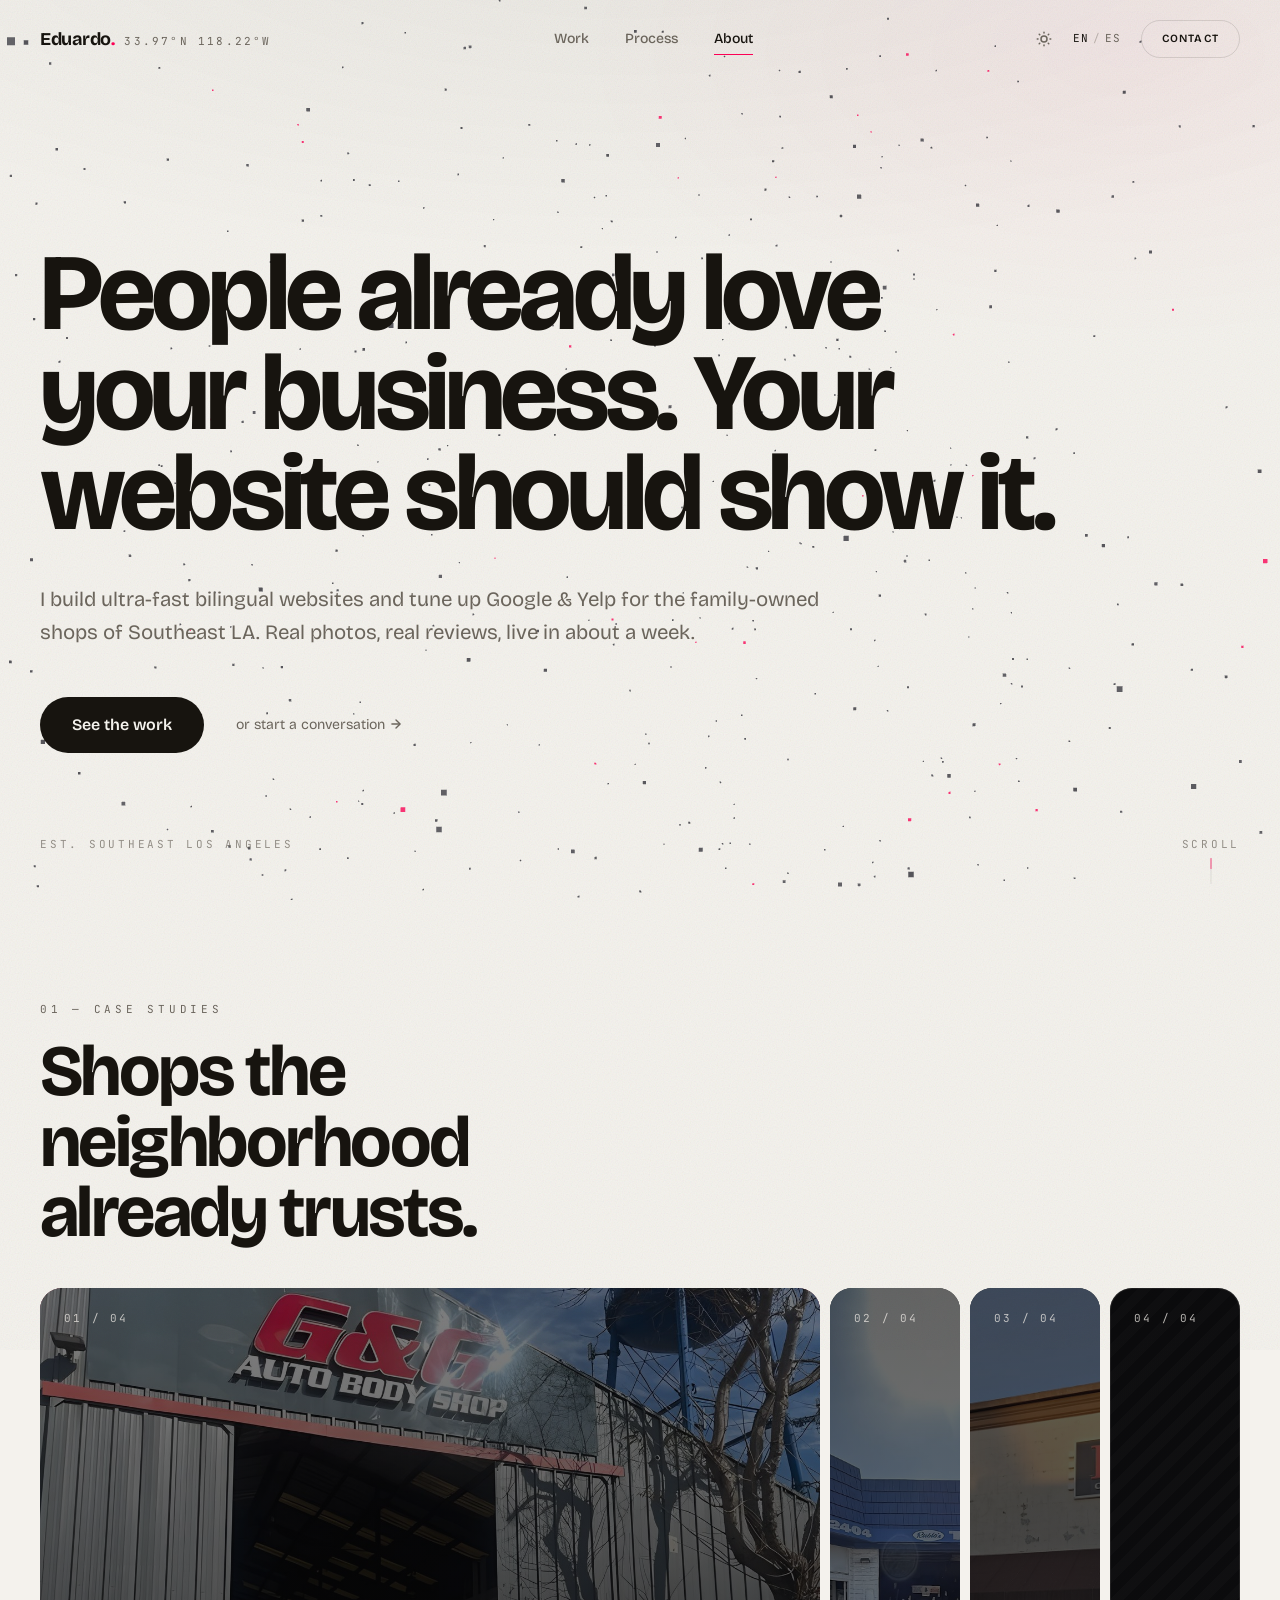
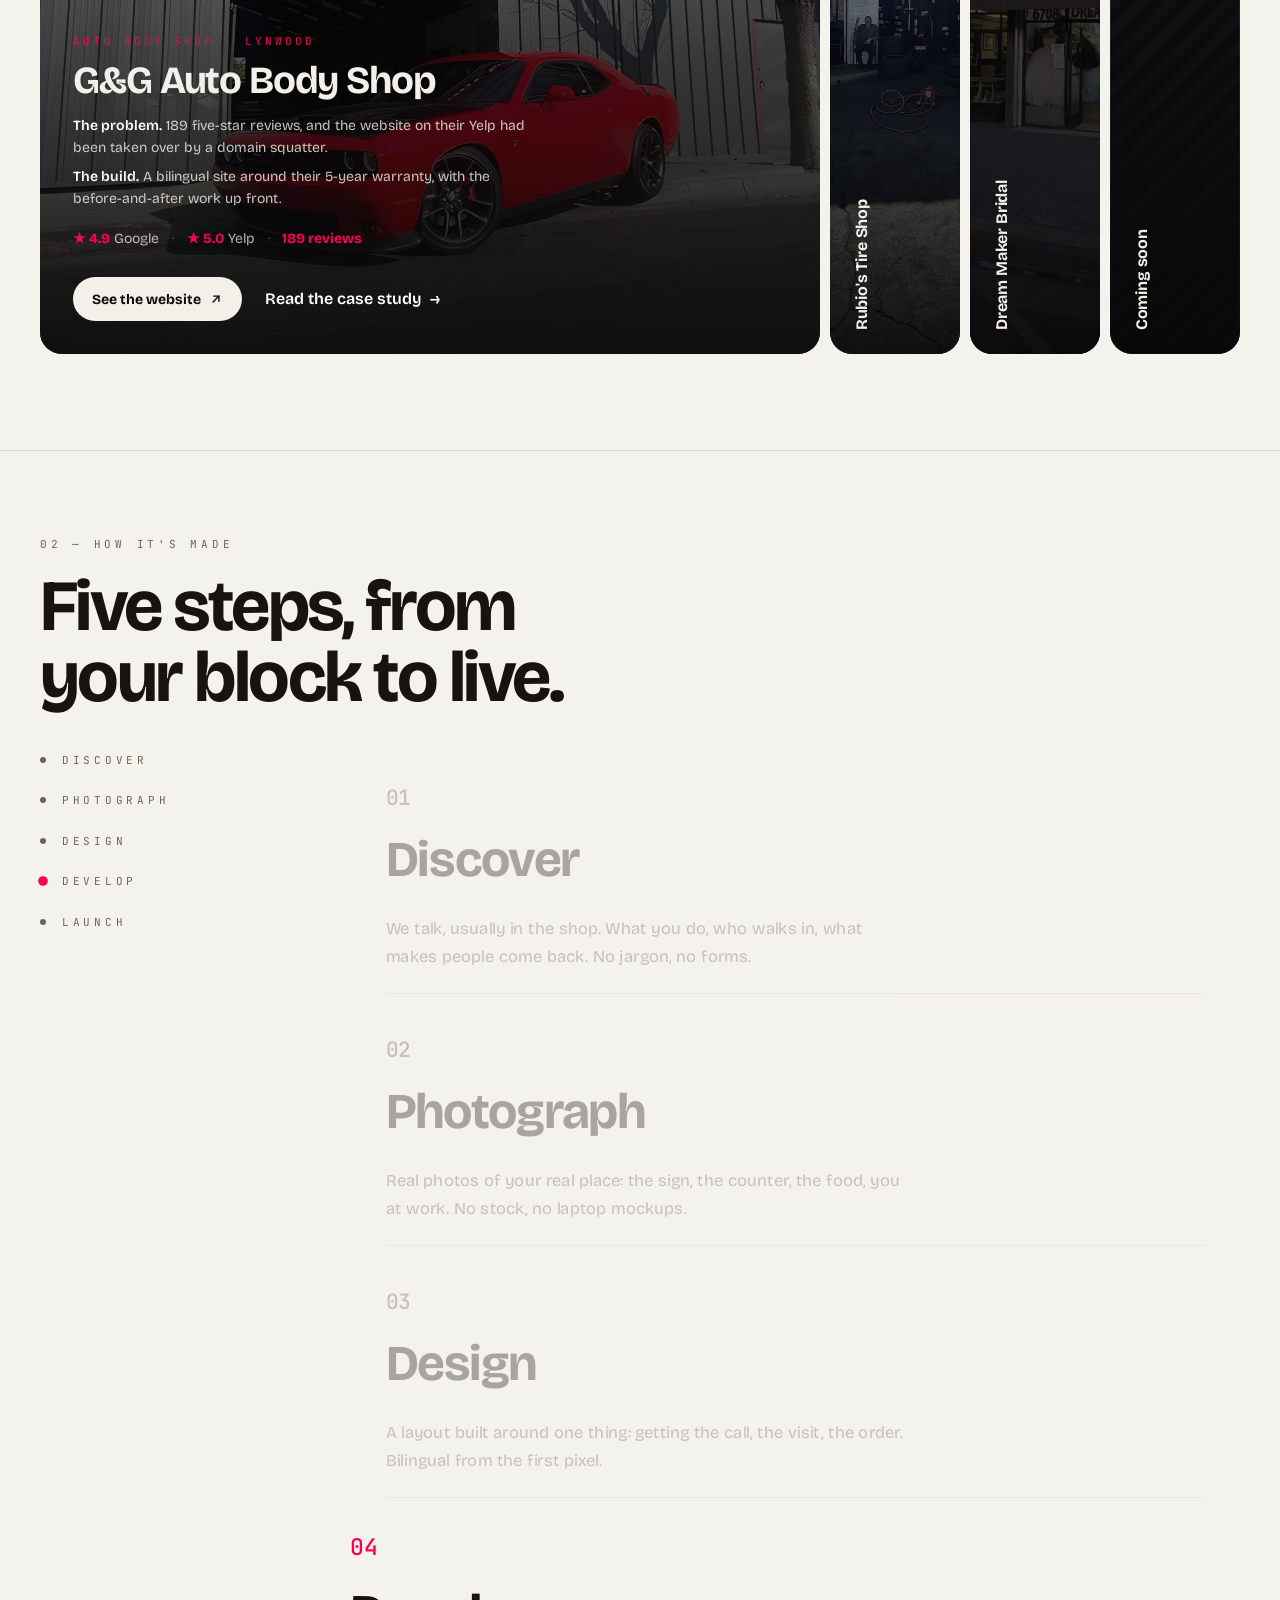
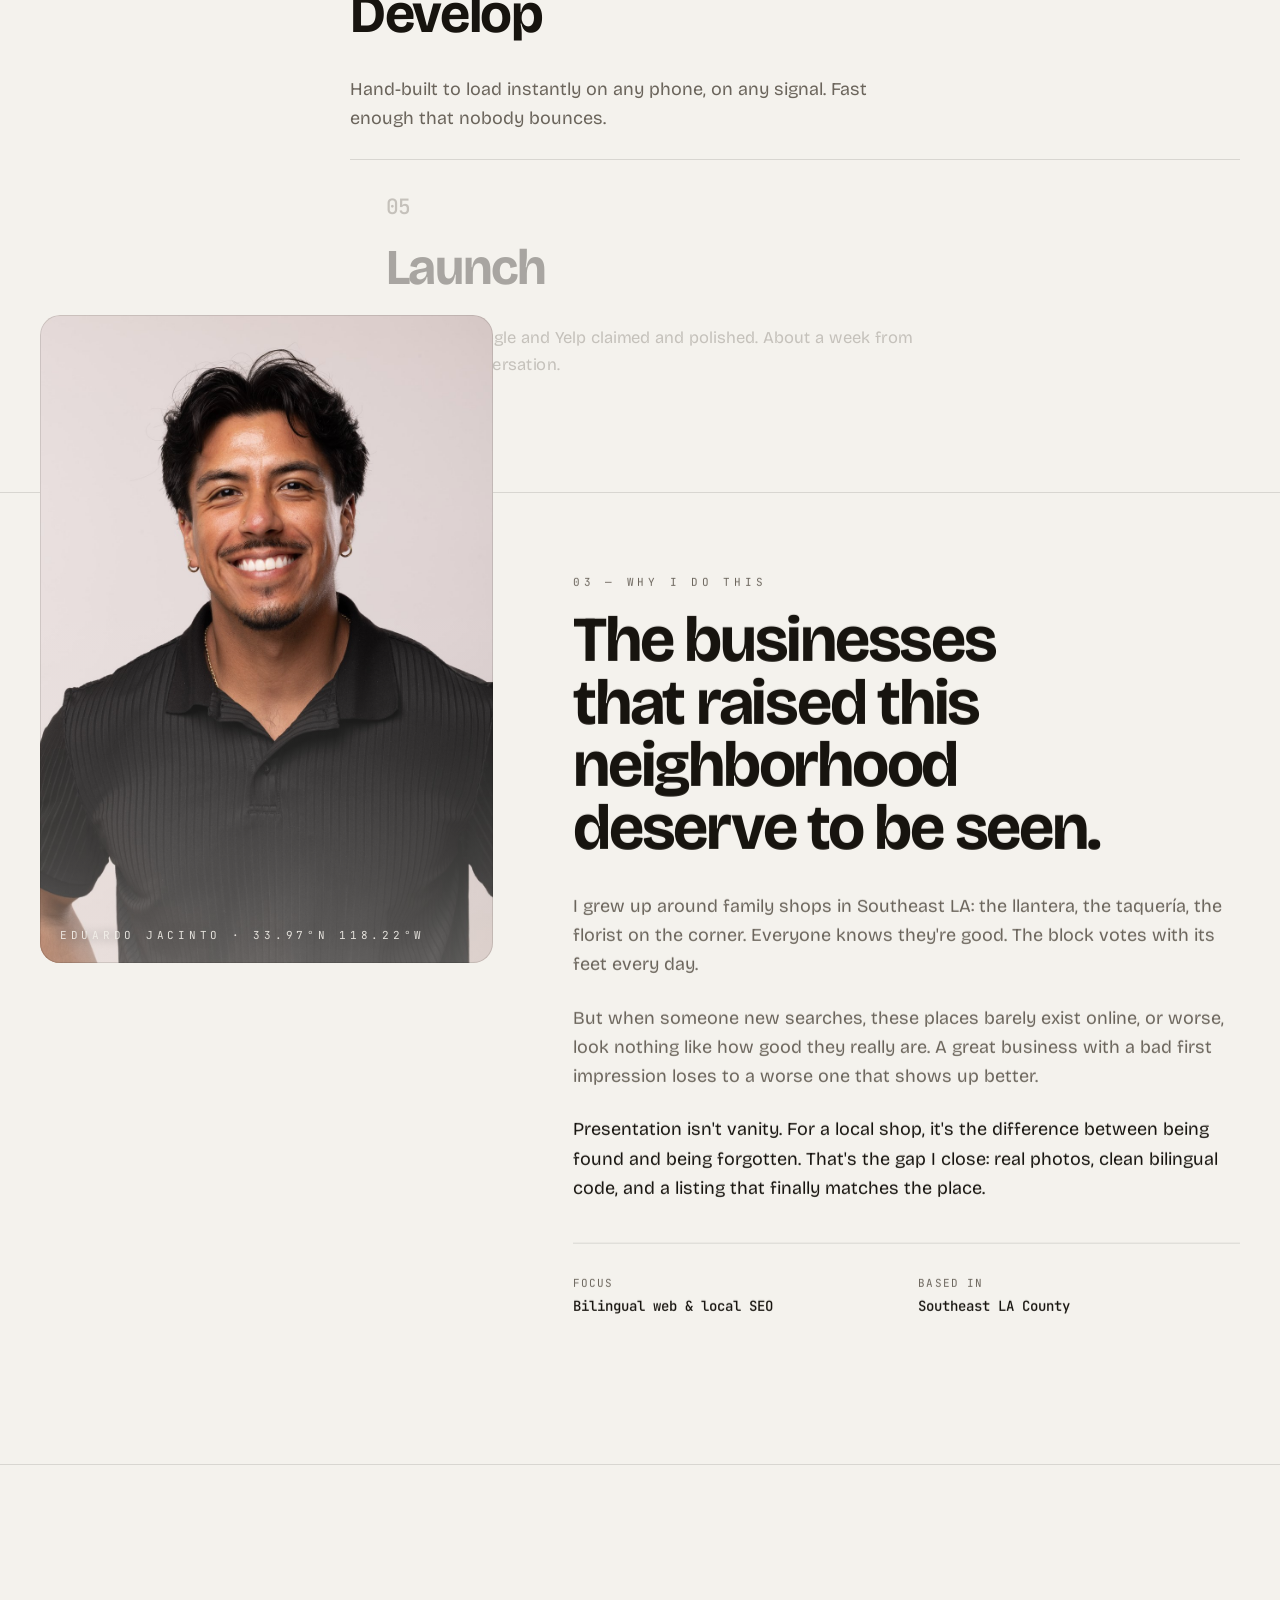
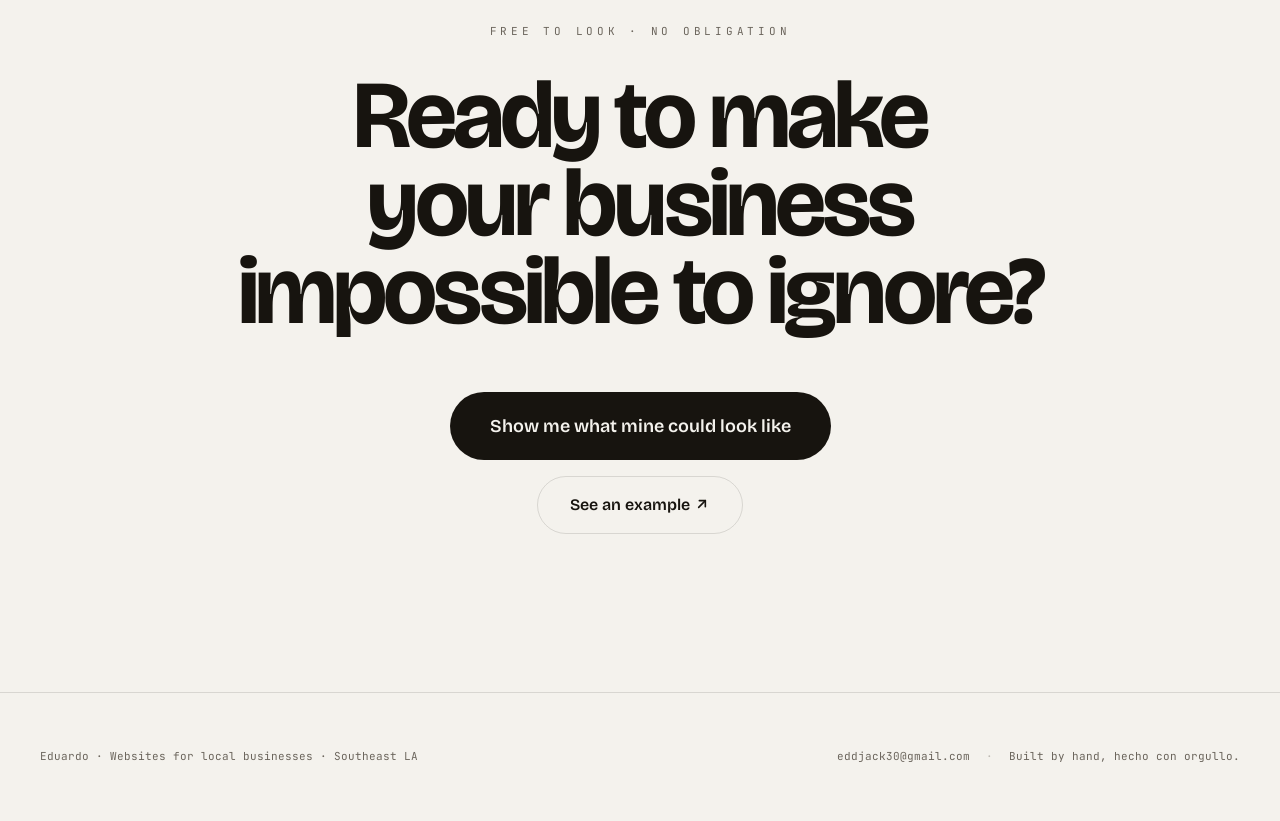
<file: index.html>
<!DOCTYPE html>
<html lang="en">
<head>
    <meta charset="UTF-8">
    <meta name="viewport" content="width=device-width, initial-scale=1.0">
    <title>Eduardo — Websites for the businesses your block already loves</title>
    <meta name="description" content="Ultra-fast bilingual websites and Google/Yelp optimization for family-owned businesses across Southeast Los Angeles. Real photos, real reviews, live in about a week.">
    <meta name="robots" content="index, follow, max-image-preview:large">
  <link rel="canonical" href="https://eddjack.github.io/sites/">
  <meta property="og:type" content="website">
  <meta property="og:site_name" content="Eduardo — Websites for local businesses">
  <meta property="og:title" content="Eduardo — Bilingual websites for local businesses in Southeast LA">
  <meta property="og:description" content="Ultra-fast bilingual (English/Spanish) websites and Google & Yelp tune-ups for family-owned shops across southeast Los Angeles. Real photos, real reviews, live in about a week.">
  <meta property="og:url" content="https://eddjack.github.io/sites/">
  <meta property="og:image" content="https://eddjack.github.io/sites/assets/img/rubios-storefront.jpg">
  <meta property="og:image:alt" content="Rubio's Tire Shop storefront in Lynwood, a site built by Eduardo">
  <meta property="og:locale" content="en_US">
  <meta property="og:locale:alternate" content="es_US">
  <meta name="twitter:card" content="summary_large_image">
  <meta name="twitter:title" content="Eduardo — Bilingual websites for local businesses in Southeast LA">
  <meta name="twitter:description" content="Ultra-fast bilingual (English/Spanish) websites and Google & Yelp tune-ups for family-owned shops across southeast Los Angeles. Real photos, real reviews, live in about a week.">
  <meta name="twitter:image" content="https://eddjack.github.io/sites/assets/img/rubios-storefront.jpg">
  <meta name="author" content="Eduardo Jacinto">
  <meta name="theme-color" content="#0b0b0c">
  <script type="application/ld+json">
  {"@context":"https://schema.org","@type":"ProfessionalService","name":"Eduardo — Websites for local businesses",
   "description":"Bilingual (English/Spanish) websites and Google & Yelp profile optimization for family-owned businesses in southeast Los Angeles County.",
   "url":"https://eddjack.github.io/sites/","email":"eddjack30@gmail.com","image":"https://eddjack.github.io/sites/assets/img/rubios-storefront.jpg",
   "priceRange":"$$","knowsLanguage":["en","es"],
   "address":{"@type":"PostalAddress","addressLocality":"Lynwood","addressRegion":"CA","addressCountry":"US"},
   "areaServed":[{"@type":"City","name":"Lynwood"},{"@type":"City","name":"South Gate"},{"@type":"City","name":"Huntington Park"},{"@type":"City","name":"Compton"},{"@type":"City","name":"La Mirada"}],
   "serviceType":["Web design","Local SEO","Google Business Profile optimization","Bilingual website development"]}
  </script><link rel="icon" href="data:image/svg+xml,<svg xmlns='http://www.w3.org/2000/svg' viewBox='0 0 64 64'><rect width='64' height='64' rx='16' fill='%23fc0054'/><text x='13' y='47' font-family='Arial Black, Arial, sans-serif' font-weight='900' font-size='46' fill='%23F3EFE9'>E</text><circle cx='50' cy='44' r='5.5' fill='%230B0B0C'/></svg>">

    <!-- Bricolage Grotesque (architectural display + body) · JetBrains Mono (technical annotation) -->
    <link rel="preconnect" href="https://fonts.googleapis.com">
    <link rel="preconnect" href="https://fonts.gstatic.com" crossorigin>
    <link href="https://fonts.googleapis.com/css2?family=Bricolage+Grotesque:opsz,wght@12..96,300;12..96,400;12..96,500;12..96,600;12..96,700;12..96,800&family=JetBrains+Mono:wght@400;500&display=swap" rel="stylesheet">
    <style>
        :root {
            --ease: cubic-bezier(0.16, 1, 0.3, 1);        /* ease-out-expo-ish */
            --ease-soft: cubic-bezier(0.22, 1, 0.36, 1);

            /* ---- Dark theme (default, the cinematic environment) ---- */
            --bg:          #0B0B0C;
            --surface:     #141416;
            --surface2:    #1B1B1E;
            --ink:         #F3EFE9;
            --muted:       #9A958C;
            --line:        rgba(243, 239, 233, 0.08);
            --wash:        rgba(243, 239, 233, 0.055);
            --wash-accent: rgba(252, 0, 84, 0.05);
            --nav-bg:      rgba(11, 11, 12, 0.72);
            --ring-border: rgba(243, 239, 233, 0.5);
            --media-scrim: rgba(11, 11, 12, 0.55);
            --img-filter:       saturate(0.85) brightness(0.82);
            --img-filter-hover: saturate(1.05) brightness(1);
            --grain-op:    0.5;
            --grain-blend: overlay;
        }

        /* ---- Light theme (warm off-white, same accent) ---- */
        html.light {
            --bg:          #F4F2ED;
            --surface:     #FFFFFF;
            --surface2:    #EDEAE3;
            --ink:         #17140F;
            --muted:       #6B655C;
            --line:        rgba(23, 20, 15, 0.12);
            --wash:        rgba(23, 20, 15, 0.05);
            --wash-accent: rgba(252, 0, 84, 0.04);
            --nav-bg:      rgba(244, 242, 237, 0.78);
            --ring-border: rgba(23, 20, 15, 0.45);
            --media-scrim: rgba(244, 242, 237, 0.35);
            --img-filter:       saturate(0.96) brightness(0.98) contrast(1.02);
            --img-filter-hover: saturate(1.05) brightness(1.03);
            --grain-op:    0.22;
            --grain-blend: multiply;
        }

        html { scroll-behavior: smooth; color-scheme: dark; }
        html.light { color-scheme: light; }

        body {
            background-color: var(--bg);
            color: var(--ink);
            overflow-x: hidden;
            font-feature-settings: "ss01", "cv01";
            -webkit-font-smoothing: antialiased; font-variant-emoji: text;
            transition: background-color 0.5s var(--ease), color 0.5s var(--ease);
        }

        ::selection { background: #fc0054; color: #fff; }

        /* ---------- Environment layers (behind everything) ---------- */

        #canvas-container {
            position: fixed; inset: 0;
            width: 100vw; height: 100vh;
            z-index: 0; pointer-events: none;
        }

        /* Ambient lighting — a soft wash from above, not a tiled grid. Reads as the room
           the page sits in; the particle field carries the texture. */
        #ambient {
            position: fixed; inset: 0; z-index: 0; pointer-events: none;
            background:
                radial-gradient(ellipse 120% 62% at 50% -12%, var(--wash) 0%, transparent 66%),
                radial-gradient(ellipse 62% 46% at 88% 6%,  var(--wash-accent) 0%, transparent 70%);
        }

        /* Film grain — subtle depth, no banding */
        #grain {
            position: fixed; inset: -50%; z-index: 1; pointer-events: none;
            opacity: var(--grain-op); mix-blend-mode: var(--grain-blend);
            background-image: url("data:image/svg+xml,%3Csvg xmlns='http://www.w3.org/2000/svg' width='140' height='140'%3E%3Cfilter id='n'%3E%3CfeTurbulence type='fractalNoise' baseFrequency='0.85' numOctaves='2' stitchTiles='stitch'/%3E%3C/filter%3E%3Crect width='100%25' height='100%25' filter='url(%23n)' opacity='0.5'/%3E%3C/svg%3E");
        }

        /* ---------- Custom cursor ---------- */
        .cursor-dot, .cursor-ring {
            position: fixed; top: 0; left: 0; z-index: 90;
            pointer-events: none; border-radius: 9999px;
            transform: translate3d(-100px, -100px, 0);
            will-change: transform;
            opacity: 0; transition: opacity 0.3s ease;
        }
        .cursor-dot  { width: 6px;  height: 6px;  margin: -3px 0 0 -3px; background: #fc0054; }
        .cursor-ring {
            width: 60px; height: 60px; margin: -30px 0 0 -30px; border: 0;
        }
        .cursor-ring::after {
            content: ""; position: absolute; inset: 0; border-radius: inherit;
            border: 1px solid var(--ring-border);
            transform: scale(0.6333);
            transition: transform 0.35s var(--ease), border-color 0.35s var(--ease), background-color 0.35s var(--ease);
        }
        .cursor-ready .cursor-dot, .cursor-ready .cursor-ring { opacity: 1; }
        /* Hide the native pointer once the custom cursor is active */
        body.has-cursor, body.has-cursor * { cursor: none !important; }
        /* State: hovering interactive media */
        .cursor-ring.is-view {
            width: 96px; height: 96px; margin: -48px 0 0 -48px;
            background: rgba(252,0,84,0.12); border-color: rgba(252,0,84,0.5);
        }
        .cursor-ring.is-link::after { transform: scale(1); border-color: rgba(252,0,84,0.6); }
        .cursor-view-label {
            position: fixed; top: 0; left: 0; z-index: 91; pointer-events: none;
            transform: translate3d(-100px,-100px,0);
            font-family: 'JetBrains Mono', monospace; font-size: 11px; letter-spacing: 0.08em;
            text-transform: uppercase; color: #fff; opacity: 0;
            transition: opacity 0.3s ease; will-change: transform;
        }
        @media (hover: none), (pointer: coarse) {
            .cursor-dot, .cursor-ring, .cursor-view-label { display: none !important; }
        }

        /* ---------- Navigation (Apple/Linear — inevitable, not floating) ---------- */
        #nav {
            position: fixed; top: 0; left: 0; right: 0; z-index: 80;
            transition: transform 0.5s var(--ease), background-color 0.4s ease,
                        border-color 0.4s ease, backdrop-filter 0.4s ease;
            border-bottom: 1px solid transparent;
            will-change: transform;
        }
        #nav.docked {
            background: var(--nav-bg);
            backdrop-filter: blur(14px) saturate(140%);
            -webkit-backdrop-filter: blur(14px) saturate(140%);
            border-bottom-color: var(--line);
        }
        #nav.hidden-nav { transform: translateY(-105%); }
        .nav-inner { transition: transform 0.5s var(--ease); transform-origin: center top; }
        #nav.docked .nav-inner { transform: scale(0.955); }

        /* Wordmark doubles as a scroll-progress indicator: pink fills left-to-right as you scroll */
        /* impeccable-disable-next-line gradient-text: deliberate: the wordmark fill encodes scroll position, it is functional not decorative */
        .wordmark {
            background-image: linear-gradient(90deg, #fc0054 var(--progress, 0%), var(--ink) var(--progress, 0%));
            -webkit-background-clip: text; background-clip: text;
            color: transparent; -webkit-text-fill-color: transparent;
        }
        #wordmark-dot { color: #fc0054; transition: color 0.4s var(--ease); }
        #wordmark-dot.complete { color: var(--ink); }

        .nav-link { position: relative; color: var(--muted); transition: color 0.3s ease; }
        .nav-link:hover, .nav-link:focus-visible { color: var(--ink); }
        .nav-link::after {
            content: ""; position: absolute; left: 0; right: 0; bottom: -6px; height: 1px;
            background: #fc0054; transform: scaleX(0); transform-origin: left;
            transition: transform 0.4s var(--ease);
        }
        .nav-link.active { color: var(--ink); }
        .nav-link.active::after { transform: scaleX(1); }

        .lang-btn {
            font-family: 'JetBrains Mono', monospace; color: var(--muted);
            transition: color 0.3s ease; display: inline-flex; align-items: center;
        }
        .lang-btn .on { color: var(--ink); }
        .lang-btn:hover, .lang-btn:focus-visible { color: var(--ink); }

        /* Theme toggle icons */
        #theme-toggle .icon-sun { display: none; }
        html.light #theme-toggle .icon-sun { display: block; }
        html.light #theme-toggle .icon-moon { display: none; }

        /* ---------- Reveal / depth choreography (JS-gated so content is visible without JS) ---------- */
        .js .depth   { opacity: 0; transform: translateY(48px) scale(0.985); transition: opacity 1s var(--ease), transform 1.1s var(--ease); will-change: transform, opacity; }
        .js .depth.in { opacity: 1; transform: none; }

        .js .rise > * { opacity: 0; transform: translateY(28px); transition: opacity 0.8s var(--ease), transform 0.9s var(--ease); }
        .js .rise.in > * { opacity: 1; transform: none; }
        .js .rise.in > *:nth-child(2) { transition-delay: 0.08s; }
        .js .rise.in > *:nth-child(3) { transition-delay: 0.16s; }
        .js .rise.in > *:nth-child(4) { transition-delay: 0.24s; }
        .js .rise.in > *:nth-child(5) { transition-delay: 0.32s; }

        /* ---------- Typography — architectural ---------- */
        .display {
            font-weight: 700; letter-spacing: -0.04em; line-height: 0.92;
            text-wrap: balance;
        }
        .h-section { font-weight: 700; letter-spacing: -0.035em; line-height: 0.98; text-wrap: balance; }
        /* Type scale — 11 / 14 / 18 / 23px, each step ~1.27x. Shared with the case-study
           pages so the whole site speaks one scale. */
        .t-micro { font-size: 11px; line-height: 1.45; }
        .t-h3    { font-size: 23px; line-height: 1.25; }
        .kicker {
            font-family: 'JetBrains Mono', monospace; font-size: 11px;
            letter-spacing: 0.34em; text-transform: uppercase; color: var(--muted);
        }
        .prose-lead { max-width: 62ch; }

        /* Animated scroll cue — track hangs below the label so "SCROLL" shares a baseline with the left mark */
        #scroll-cue { position: relative; transition: opacity 0.35s ease; }
        .scroll-track {
            position: absolute; top: calc(100% + 6px); left: 50%; transform: translateX(-50%);
            width: 1px; height: 26px; overflow: hidden;
            background: var(--line);
        }
        .scroll-dot {
            position: absolute; left: -1px; top: 0;
            width: 3px; height: 11px; border-radius: 2px;
            background: #fc0054;
            animation: scrollTravel 1.9s var(--ease) infinite;
        }
        @keyframes scrollTravel {
            0%   { transform: translateY(-12px); opacity: 0; }
            25%  { opacity: 1; }
            75%  { opacity: 1; }
            100% { transform: translateY(26px); opacity: 0; }
        }

        /* ---------- Project media ---------- */
        .project-media { position: relative; overflow: hidden; border-radius: 20px; }
        .project-media img {
            width: 100%; height: 100%; object-fit: cover; display: block;
            transform: scale(1.04); transition: transform 1.1s var(--ease), filter 0.9s var(--ease);
            filter: var(--img-filter);
        }
        .project:hover .project-media img { transform: scale(1.09); filter: var(--img-filter-hover); }
        .project-media::after {
            content: ""; position: absolute; inset: 0; border-radius: 20px;
            box-shadow: inset 0 0 0 1px var(--line);
            background: linear-gradient(to top, var(--media-scrim), transparent 55%);
            transition: box-shadow 0.5s ease;
        }
        .project:hover .project-media::after { box-shadow: inset 0 0 0 1px rgba(252,0,84,0.35); }

        /* Result chip that animates in on hover */
        .result-chip {
            transform: translateY(14px); opacity: 0;
            transition: opacity 0.5s var(--ease), transform 0.5s var(--ease);
        }
        .project:hover .result-chip, .project:focus-within .result-chip { transform: none; opacity: 1; }

        .review-line { color: var(--muted); }
        .review-line b { color: var(--ink); font-weight: 600; }

        /* ---------- Work accordion (expanding case-study carousel) ---------- */
        .accordion { display: flex; gap: 10px; height: min(74vh, 680px); }
        .panel {
            position: relative; flex: 1 1 0%; min-width: 0; overflow: hidden;
            border-radius: 22px; cursor: pointer; background: #0b0b0c;
            box-shadow: inset 0 0 0 1px var(--line);
            transition: flex-grow 0.65s var(--ease), box-shadow 0.5s ease;
        }
        .panel::before {
            content: ""; position: absolute; inset: 0; z-index: 0;
            background-image: var(--img); background-size: cover; background-position: center;
            transform: scale(1.05); filter: saturate(0.9) brightness(0.66);
            transition: filter 0.6s var(--ease), transform 0.9s var(--ease);
        }
        .panel::after {
            content: ""; position: absolute; inset: 0; z-index: 1;
            /* --veil lets a panel with a bright photo darken its midtones without dulling the others */
            background: linear-gradient(to top, rgba(8,8,9,0.92) 0%, rgba(8,8,9,var(--veil,0.32)) 52%, rgba(8,8,9,0.42) 100%);
        }
        .panel.is-open { flex-grow: 6; box-shadow: inset 0 0 0 1px rgba(252,0,84,0.35); }
        .panel.is-open::before { transform: scale(1); filter: saturate(1.03) brightness(0.85); }
        .panel-tab, .panel-body { position: absolute; inset: 0; z-index: 2; color: #F3EFE9; }
        .panel-tab { display: flex; flex-direction: column; justify-content: flex-end; align-items: flex-start; gap: 1.1rem; padding: 1.5rem; transition: opacity 0.3s var(--ease); }
        .panel.is-open .panel-tab { opacity: 0; pointer-events: none; }
        .panel-num { position: absolute; top: 1.4rem; left: 1.5rem; z-index: 3; font-family: 'JetBrains Mono', monospace; font-size: 11px; letter-spacing: 0.2em; color: rgba(243,239,233,0.75); }
        .panel-vtitle { writing-mode: vertical-rl; transform: rotate(180deg); white-space: nowrap; font-weight: 700; font-size: clamp(1rem, 1.25vw, 1.35rem); letter-spacing: -0.01em; line-height: 1; }
        .panel-body { display: flex; flex-direction: column; justify-content: flex-end; gap: 0.45rem; padding: clamp(1.5rem, 2.6vw, 2.75rem); opacity: 0; transition: opacity 0.5s var(--ease) 0.12s; }
        .panel.is-open .panel-body { opacity: 1; }
        .panel-body > * { max-width: 52ch; }
        .panel-k { font-family: 'JetBrains Mono', monospace; font-size: 11px; letter-spacing: 0.28em; text-transform: uppercase; color: #fc0054; }
        .panel-body h3 { font-weight: 700; letter-spacing: -0.03em; line-height: 0.98; font-size: clamp(1.8rem, 3vw, 2.9rem); margin: 0.35rem 0 0.55rem; }
        .panel-copy { color: rgba(243,239,233,0.82); line-height: 1.55; font-size: 0.875rem; }
        .panel-copy b { color: #fff; font-weight: 600; }
        .panel-result { display: flex; align-items: center; flex-wrap: wrap; gap: 0.8rem; margin-top: 0.7rem; font-size: 0.875rem; color: rgba(243,239,233,0.75); }
        .panel-result b { color: #fc0054; font-weight: 700; }
        .panel-dot { opacity: 0.4; }
        .panel-cta { display: inline-flex; align-items: center; gap: 0.5rem; margin-top: 1.3rem; font-weight: 600; color: #fff; width: fit-content; transition: gap 0.3s var(--ease), color 0.3s ease; }
        .panel-cta:hover { color: #fc0054; gap: 0.85rem; }
        /* Two destinations per panel: the live site first, the write-up second, so nobody
           has to open a case study just to look at the website. */
        .panel-ctas { display: flex; flex-wrap: wrap; align-items: center; gap: 0.75rem 1.4rem; margin-top: 1.3rem; }
        .panel-ctas .panel-cta { margin-top: 0; }
        .panel-btn {
            display: inline-flex; align-items: center; gap: 0.5rem;
            padding: 0.72rem 1.2rem; border-radius: 9999px;
            background: #F3EFE9; color: #0B0B0C; font-weight: 700; font-size: 0.875rem;
            white-space: nowrap; will-change: transform;
            /* same contract as .btn — the magnetic loop sets transform, CSS eases it */
            transition: transform 0.25s var(--ease), background 0.3s var(--ease), color 0.3s var(--ease);
        }
        .panel-btn:hover, .panel-btn:focus-visible { background: #fc0054; color: #fff; }
        @media (hover: none), (pointer: coarse) { .panel-btn:active { transform: scale(0.97); } }
        
        /* coming-soon slots: no photo, honest placeholder */
        .panel.is-soon { background:
            repeating-linear-gradient(135deg, rgba(243,239,233,0.028) 0 10px, transparent 10px 20px), #0d0d0f;
            box-shadow: inset 0 0 0 1px rgba(243,239,233,0.14); }
        .panel.is-soon::before { display: none; }
        .panel.is-soon h3, .panel.is-soon .panel-k { color: rgba(243,239,233,0.62); }
        .panel.is-soon .panel-copy { color: rgba(243,239,233,0.48); }
        .panel-soon { align-self: flex-start; margin-bottom: 0.6rem; font-family: 'JetBrains Mono', monospace;
            font-size: 11px; letter-spacing: 0.22em; text-transform: uppercase; color: var(--accent);
            border: 1px solid color-mix(in srgb, var(--accent) 45%, transparent); border-radius: 9999px; padding: 0.28rem 0.7rem; }
        .panel-sample { align-self: flex-start; margin-bottom: 0.6rem; font-family: 'JetBrains Mono', monospace; font-size: 11px; letter-spacing: 0.22em; text-transform: uppercase; color: rgba(243,239,233,0.9); border: 1px solid rgba(243,239,233,0.32); border-radius: 9999px; padding: 0.28rem 0.7rem; }
        @media (max-width: 1023px) {
            /* Vertical expanding accordion — collapsed bars keep a fixed height (no squish on short viewports) */
            .accordion { flex-direction: column; height: auto; gap: 10px; }
            .panel { flex: none; height: 78px; transition: height 0.6s var(--ease), box-shadow 0.5s ease; }
            .panel.is-open { height: min(66vh, 600px); }
            .panel-tab { flex-direction: row; align-items: flex-end; justify-content: flex-start; gap: 0.9rem; padding: 1.15rem 1.35rem; }
            .panel-vtitle { writing-mode: horizontal-tb; transform: none; font-size: 1.125rem; }
            .panel-num { top: 1.15rem; left: 1.35rem; }
            .panel::before { transform: none; }
        }

        /* ---------- Services / production timeline ---------- */
        .stage {
            transition: transform 0.7s var(--ease), opacity 0.7s var(--ease), color 0.7s var(--ease);
            transform: scale(0.92); opacity: 0.34;
        }
        .stage.is-active { transform: scale(1); opacity: 1; }
        .stage-num {
            font-family: 'JetBrains Mono', monospace; font-weight: 500;
            transition: color 0.7s var(--ease);
        }
        .stage.is-active .stage-num { color: #fc0054; }
        .rail-dot { transition: background-color 0.5s ease, transform 0.5s ease; }
        .rail-dot.on { background: #fc0054; transform: scale(1.6); }

        /* ---------- Buttons — accent reserved for interaction ---------- */
        .btn {
            display: inline-flex; align-items: center; justify-content: center; gap: 0.6rem;
            border-radius: 9999px; font-weight: 600;
            transition: transform 0.25s var(--ease), background-color 0.35s var(--ease),
                        color 0.35s var(--ease), border-color 0.35s var(--ease), box-shadow 0.4s var(--ease);
            will-change: transform;
        }
        .btn-primary { background: var(--ink); color: var(--bg); padding: 1rem 2rem; }
        .btn-primary:hover, .btn-primary:focus-visible {
            background: #fc0054; color: #fff; box-shadow: 0 12px 40px -8px rgba(252,0,84,0.25);
        }
        .btn-ghost {
            border: 1px solid var(--line); color: var(--ink); padding: 1rem 2rem;
        }
        .btn-ghost:hover, .btn-ghost:focus-visible { border-color: rgba(252,0,84,0.6); color: #fc0054; }

        a, button { outline: none; }
        a:focus-visible, button:focus-visible {
            outline: 2px solid #fc0054; outline-offset: 4px; border-radius: 4px;
        }

        .hairline { border-color: var(--line); }

        /* ---------- Language visibility ---------- */
        .lang-es { display: none; }
        html[lang="es"] .lang-en { display: none; }
        html[lang="es"] .lang-es { display: revert; }

        /* Skip link */
        .skip {
            position: fixed; top: -60px; left: 1rem; z-index: 100;
            background: var(--ink); color: var(--bg); padding: 0.6rem 1rem; border-radius: 8px;
            transition: top 0.3s ease; font-weight: 600;
        }
        .skip:focus { top: 1rem; }

        /* ---------- Reduced motion ---------- */
        @media (prefers-reduced-motion: reduce) {
            html { scroll-behavior: auto; }
            *, *::before, *::after {
                animation-duration: 0.001ms !important;
                transition-duration: 0.001ms !important;
            }
            .js .depth, .js .rise > *, .stage { opacity: 1 !important; transform: none !important; }
            .project-media img { transform: none; filter: var(--img-filter); }
            #canvas-container, #grain { display: none; }
            .cursor-dot, .cursor-ring, .cursor-view-label { display: none !important; }
        }
        .ico{width:1em;height:1em;display:inline-block;vertical-align:-0.12em;flex:none}
  </style>
  <link rel="stylesheet" href="assets/tailwind.css">
  </head>
<body class="font-sans">
    <script>
        (function () {
            var d = document.documentElement;
            d.classList.add('js');
            try {
                var t = localStorage.getItem('theme');
                if (t === 'light' || (!t && window.matchMedia('(prefers-color-scheme: light)').matches)) d.classList.add('light');
            } catch (e) {}
        })();
    </script>

    <a href="#work" class="skip">Skip to work</a>

    <!-- Environment -->
    <div id="ambient" aria-hidden="true"></div>
    <div id="canvas-container" aria-hidden="true"></div>
    <div id="grain" aria-hidden="true"></div>

    <!-- Cursor -->
    <div class="cursor-ring" aria-hidden="true"></div>
    <div class="cursor-dot" aria-hidden="true"></div>
    <span class="cursor-view-label" aria-hidden="true">View</span>

    <!-- Navigation -->
    <header id="nav">
        <div class="nav-inner max-w-7xl mx-auto px-6 sm:px-10 py-5 flex items-center justify-between">
            <a href="#top" class="flex items-baseline gap-2.5 group" aria-label="Eduardo — home">
                <span class="text-lg font-bold tracking-tight"><span id="wordmark" class="wordmark">Eduardo</span><span id="wordmark-dot">.</span></span>
                <span class="kicker hidden sm:inline" style="letter-spacing:0.2em">33.97°N 118.22°W</span>
            </a>

            <nav class="hidden md:flex items-center gap-9 text-sm font-medium" aria-label="Sections">
                <a href="#work" class="nav-link" data-nav="work"><span class="lang-en">Work</span><span class="lang-es">Proyectos</span></a>
                <a href="#process" class="nav-link" data-nav="process"><span class="lang-en">Process</span><span class="lang-es">Proceso</span></a>
                <a href="#about" class="nav-link" data-nav="about"><span class="lang-en">About</span><span class="lang-es">Sobre mí</span></a>
            </nav>

            <div class="flex items-center gap-3.5 sm:gap-5">
                <button id="theme-toggle" onclick="toggleTheme()" class="lang-btn" aria-label="Toggle light or dark theme">
                    <svg class="icon-moon w-[18px] h-[18px]" fill="none" stroke="currentColor" stroke-width="2" viewBox="0 0 24 24" aria-hidden="true"><path stroke-linecap="round" stroke-linejoin="round" d="M20.354 15.354A9 9 0 018.646 3.646 9.003 9.003 0 0012 21a9.003 9.003 0 008.354-5.646z"/></svg>
                    <svg class="icon-sun w-[18px] h-[18px]" fill="none" stroke="currentColor" stroke-width="2" viewBox="0 0 24 24" aria-hidden="true"><path stroke-linecap="round" stroke-linejoin="round" d="M12 3v1m0 16v1m9-9h-1M4 12H3m15.364 6.364l-.707-.707M6.343 6.343l-.707-.707m12.728 0l-.707.707M6.343 17.657l-.707.707M16 12a4 4 0 11-8 0 4 4 0 018 0z"/></svg>
                </button>
                <button onclick="toggleLang()" class="lang-btn t-micro tracking-widest" aria-label="Switch language / Cambiar idioma">
                    <span id="l-en" class="on">EN</span><span class="mx-1 opacity-40">/</span><span id="l-es">ES</span>
                </button>
                <a href="mailto:eddjack30@gmail.com" class="btn btn-ghost t-micro uppercase tracking-widest !px-4 sm:!px-5 !py-2.5 whitespace-nowrap" data-cursor="link">
                    <span class="lang-en">Contact</span><span class="lang-es">Contacto</span>
                </a>
            </div>
        </div>
        <nav class="md:hidden flex justify-center gap-8 pb-3.5 -mt-1 t-micro font-medium" aria-label="Sections">
            <a href="#work" class="nav-link" data-nav="work"><span class="lang-en">Work</span><span class="lang-es">Proyectos</span></a>
            <a href="#process" class="nav-link" data-nav="process"><span class="lang-en">Process</span><span class="lang-es">Proceso</span></a>
            <a href="#about" class="nav-link" data-nav="about"><span class="lang-en">About</span><span class="lang-es">Sobre mí</span></a>
        </nav>
    </header>

    <main id="top">

        <!-- ============ HERO ============ -->
        <section class="relative min-h-[100svh] flex flex-col justify-center max-w-7xl mx-auto px-6 sm:px-10" aria-label="Introduction">
            <div id="hero-content" class="relative z-10 pt-24">
                <!-- No eyebrow here on purpose: the lede below already says bilingual,
                     Google & Yelp and Southeast LA, and the corner mark says it again. -->
                <h1 class="display text-[clamp(2.9rem,8.6vw,6.8rem)] max-w-[16ch]">
                    <span class="lang-en">People already love your business. Your website should show it.</span>
                    <span class="lang-es">Tu negocio ya es querido. Tu sitio web debería demostrarlo.</span>
                </h1>

                <p class="prose-lead mt-10 text-[clamp(1.05rem,1.6vw,1.35rem)] text-muted leading-relaxed">
                    <span class="lang-en">I build ultra-fast bilingual websites and tune up Google &amp; Yelp for the family-owned shops of Southeast LA. Real photos, real reviews, live in about a week.</span>
                    <span class="lang-es">Construyo sitios web bilingües ultrarrápidos y optimizo Google y Yelp para los negocios familiares del sureste de Los Ángeles. Fotos reales, reseñas reales, en línea en una semana.</span>
                </p>

                <div class="mt-12 flex flex-wrap items-center gap-x-8 gap-y-4">
                    <a href="#work" class="btn btn-primary" data-cursor="link">
                        <span class="lang-en">See the work</span><span class="lang-es">Ver el trabajo</span>
                    </a>
                    <a href="mailto:eddjack30@gmail.com" class="text-sm text-muted hover:text-ink transition-colors" data-cursor="link">
                        <span class="lang-en">or start a conversation <svg class="ico" viewBox="0 0 24 24" fill="none" stroke="currentColor" stroke-width="2.4" stroke-linecap="round" stroke-linejoin="round" aria-hidden="true" focusable="false"><path d="M5 12h13"/><path d="M12 5l7 7-7 7"/></svg></span><span class="lang-es">o inicia una conversación <svg class="ico" viewBox="0 0 24 24" fill="none" stroke="currentColor" stroke-width="2.4" stroke-linecap="round" stroke-linejoin="round" aria-hidden="true" focusable="false"><path d="M5 12h13"/><path d="M12 5l7 7-7 7"/></svg></span>
                    </a>
                </div>
            </div>

            <!-- Survey marking: subtle brand language, bottom edge -->
            <div class="absolute bottom-12 left-6 sm:left-10 right-6 sm:right-10 hidden sm:flex items-end justify-between text-muted opacity-70 pointer-events-none select-none">
                <span class="kicker" style="letter-spacing:0.25em">EST. SOUTHEAST LOS ANGELES</span>
                <span id="scroll-cue" class="kicker inline-flex items-center" style="letter-spacing:0.25em">
                    <span class="lang-en">SCROLL</span><span class="lang-es">DESLIZA</span>
                    <span class="scroll-track"><span class="scroll-dot"></span></span>
                </span>
            </div>
        </section>

        <!-- ============ WORK -- expanding case-study carousel ============ -->
        <section id="work" class="relative py-24" aria-label="Selected work">
            <div class="max-w-7xl mx-auto px-6 sm:px-10 mb-10 depth">
                <span class="kicker">01 &mdash; <span class="lang-en">Case studies</span><span class="lang-es">Casos</span></span>
                <h2 class="h-section text-[clamp(2.4rem,6vw,4.5rem)] mt-4 max-w-[14ch]">
                    <span class="lang-en">Shops the neighborhood already trusts.</span>
                    <span class="lang-es">Negocios en los que el barrio ya conf&iacute;a.</span>
                </h2>
            </div>

            <div class="max-w-7xl mx-auto px-6 sm:px-10 depth">
                <div class="accordion" role="list">

                    <article class="panel is-open" data-panel data-href="gg-case-study.html" data-cursor="view" role="listitem" style="--img:url('assets/img/gg-storefront.jpg');--veil:0.60">
                        <span class="panel-num">01 / 04</span><span class="panel-tab"><span class="panel-vtitle">G&amp;G Auto Body Shop</span></span>
                        <div class="panel-body">
                            <span class="panel-k"><span class="lang-en">Auto body shop &middot; Lynwood</span><span class="lang-es">Taller de hojalater&iacute;a &middot; Lynwood</span></span>
                            <h3>G&amp;G Auto Body Shop</h3>
                            <p class="panel-copy"><b><span class="lang-en">The problem.</span><span class="lang-es">El problema.</span></b> <span class="lang-en">189 five-star reviews, and the website on their Yelp had been taken over by a domain squatter.</span><span class="lang-es">189 rese&ntilde;as de cinco estrellas, y la p&aacute;gina en su Yelp la hab&iacute;a tomado un revendedor de dominios.</span></p>
                            <p class="panel-copy"><b><span class="lang-en">The build.</span><span class="lang-es">La soluci&oacute;n.</span></b> <span class="lang-en">A bilingual site around their 5-year warranty, with the before-and-after work up front.</span><span class="lang-es">Un sitio biling&uuml;e sobre su garant&iacute;a de 5 a&ntilde;os, con el antes y despu&eacute;s por delante.</span></p>
                            <div class="panel-result"><span><b>&#9733;&#xFE0E; 4.9</b> <span class="lang-en">Google</span><span class="lang-es">Google</span></span><span class="panel-dot">&middot;</span><span><b>&#9733;&#xFE0E; 5.0</b> Yelp</span><span class="panel-dot">&middot;</span><span><b>189 <span class="lang-en">reviews</span><span class="lang-es">rese&ntilde;as</span></b></span></div>
                            <div class="panel-ctas">
                                <a href="gg-auto-body/" target="_blank" rel="noopener" class="panel-btn" data-cursor="link"><span class="lang-en">See the website</span><span class="lang-es">Ver el sitio</span><svg class="ico" viewBox="0 0 24 24" fill="none" stroke="currentColor" stroke-width="2.4" stroke-linecap="round" stroke-linejoin="round" aria-hidden="true" focusable="false"><path d="M7 17 17 7"/><path d="M8 7h9v9"/></svg></a>
                                <a href="gg-case-study.html" class="panel-cta" data-cursor="link"><span class="lang-en">Read the case study</span><span class="lang-es">Ver el caso completo</span> <span aria-hidden="true">&rarr;</span></a>
                            </div>
                        </div>
                    </article>

                    <article class="panel" data-panel data-href="rubios-case-study.html" data-cursor="view" role="listitem" style="--img:url('assets/img/rubios-storefront.jpg')">
                        <span class="panel-num">02 / 04</span><span class="panel-tab"><span class="panel-vtitle">Rubio&#39;s Tire Shop</span></span>
                        <div class="panel-body">
                            <span class="panel-k"><span class="lang-en">Tire shop &middot; Lynwood</span><span class="lang-es">Llantera &middot; Lynwood</span></span>
                            <h3>Rubio&#39;s Tire Shop</h3>
                            <p class="panel-copy"><b><span class="lang-en">The problem.</span><span class="lang-es">El problema.</span></b> <span class="lang-en">A perfect 5.0 rating &mdash; and nowhere online to find them.</span><span class="lang-es">Calificaci&oacute;n perfecta de 5.0 &mdash; y sin presencia en l&iacute;nea.</span></p>
                            <p class="panel-copy"><b><span class="lang-en">The build.</span><span class="lang-es">La soluci&oacute;n.</span></b> <span class="lang-en">A bilingual one-page site with tap-to-call and live directions.</span><span class="lang-es">Un sitio biling&uuml;e con llamada directa e indicaciones en vivo.</span></p>
                            <div class="panel-result"><span><b>&#9733; 5.0</b> <span class="lang-en">on Google</span><span class="lang-es">en Google</span></span><span class="panel-dot">&middot;</span><span><b><span class="lang-en">Live in 1 week</span><span class="lang-es">En l&iacute;nea en 1 semana</span></b></span></div>
                            <div class="panel-ctas">
                                <a href="rubios-tire-shop/" target="_blank" rel="noopener" class="panel-btn" data-cursor="link"><span class="lang-en">See the website</span><span class="lang-es">Ver el sitio</span><svg class="ico" viewBox="0 0 24 24" fill="none" stroke="currentColor" stroke-width="2.4" stroke-linecap="round" stroke-linejoin="round" aria-hidden="true" focusable="false"><path d="M7 17 17 7"/><path d="M8 7h9v9"/></svg></a>
                                <a href="rubios-case-study.html" class="panel-cta" data-cursor="link"><span class="lang-en">Read the case study</span><span class="lang-es">Ver el caso completo</span> <span aria-hidden="true">&rarr;</span></a>
                            </div>
                        </div>
                    </article>

                    <article class="panel" data-panel data-href="dm-case-study.html" data-cursor="view" role="listitem" style="--img:url('assets/img/dm-storefront.jpg');--veil:0.52">
                        <span class="panel-num">03 / 04</span><span class="panel-tab"><span class="panel-vtitle">Dream Maker Bridal</span></span>
                        <div class="panel-body">
                            <span class="panel-k"><span class="lang-en">Bridal &amp; quincea&ntilde;era &middot; Huntington Park</span><span class="lang-es">Novias y quincea&ntilde;eras &middot; Huntington Park</span></span>
                            <h3>Dream Maker Bridal</h3>
                            <p class="panel-copy"><b><span class="lang-en">The problem.</span><span class="lang-es">El problema.</span></b> <span class="lang-en">293 five-star reviews, and their &ldquo;website&rdquo; was an Etsy shop that never mentions the store, the address or the phone number.</span><span class="lang-es">293 rese&ntilde;as de cinco estrellas, y su &ldquo;sitio web&rdquo; era una tienda de Etsy que nunca menciona la tienda, la direcci&oacute;n ni el tel&eacute;fono.</span></p>
                            <p class="panel-copy"><b><span class="lang-en">The build.</span><span class="lang-es">La soluci&oacute;n.</span></b> <span class="lang-en">A bilingual boutique site built on the thing Etsy can&rsquo;t sell &mdash; a fitting.</span><span class="lang-es">Un sitio biling&uuml;e construido sobre lo que Etsy no puede vender: una prueba de vestido.</span></p>
                            <div class="panel-result"><span><b>&#9733;&#xFE0E; 4.9</b> Google</span><span class="panel-dot">&middot;</span><span><b>293 <span class="lang-en">reviews</span><span class="lang-es">rese&ntilde;as</span></b></span><span class="panel-dot">&middot;</span><span><b><span class="lang-en">Custom dresses</span><span class="lang-es">A la medida</span></b></span></div>
                            <div class="panel-ctas">
                                <a href="dream-maker-bridal/" target="_blank" rel="noopener" class="panel-btn" data-cursor="link" data-magnetic><span class="lang-en">See the website</span><span class="lang-es">Ver el sitio</span><svg class="ico" viewBox="0 0 24 24" fill="none" stroke="currentColor" stroke-width="2.4" stroke-linecap="round" stroke-linejoin="round" aria-hidden="true" focusable="false"><path d="M7 17 17 7"/><path d="M8 7h9v9"/></svg></a>
                                <a href="dm-case-study.html" class="panel-cta" data-cursor="link"><span class="lang-en">Read the case study</span><span class="lang-es">Ver el caso completo</span> <span aria-hidden="true">&rarr;</span></a>
                            </div>
                        </div>
                    </article>

                    <article class="panel is-soon" data-panel role="listitem">
                        <span class="panel-num">04 / 04</span><span class="panel-tab"><span class="panel-vtitle"><span class="lang-en">Coming soon</span><span class="lang-es">Pr&oacute;ximamente</span></span></span>
                        <div class="panel-body">
                            <span class="panel-soon"><span class="lang-en">Open slot</span><span class="lang-es">Lugar disponible</span></span>
                            <span class="panel-k"><span class="lang-en">Southeast LA</span><span class="lang-es">Sureste de LA</span></span>
                            <h3><span class="lang-en">Coming soon</span><span class="lang-es">Pr&oacute;ximamente</span></h3>
                            <p class="panel-copy"><span class="lang-en">This space is held for the next shop I build. It could be yours.</span><span class="lang-es">Este espacio est&aacute; reservado para el pr&oacute;ximo negocio que construya. Puede ser el tuyo.</span></p>
                            <a href="mailto:eddjack30@gmail.com" class="panel-cta" data-cursor="link"><span class="lang-en">Claim this spot</span><span class="lang-es">Reserva este lugar</span> <span aria-hidden="true">&rarr;</span></a>
                        </div>
                    </article>

                </div>
            </div>
        </section>

        <!-- ============ PROCESS: production timeline 01<svg class="ico" viewBox="0 0 24 24" fill="none" stroke="currentColor" stroke-width="2.4" stroke-linecap="round" stroke-linejoin="round" aria-hidden="true" focusable="false"><path d="M5 12h13"/><path d="M12 5l7 7-7 7"/></svg>05 ============ -->
        <section id="process" class="relative py-20 border-t hairline" aria-label="Process">
            <div class="max-w-7xl mx-auto px-6 sm:px-10">
                <div class="depth mb-10">
                    <span class="kicker">02 — <span class="lang-en">How it's made</span><span class="lang-es">Cómo se hace</span></span>
                    <h2 class="h-section text-[clamp(2.4rem,6vw,4.5rem)] mt-4 max-w-[15ch]">
                        <span class="lang-en">Five steps, from your block to live.</span>
                        <span class="lang-es">Cinco pasos, de tu cuadra a en línea.</span>
                    </h2>
                </div>

                <div class="grid lg:grid-cols-12 gap-10">
                    <!-- Sticky progress rail -->
                    <div class="hidden lg:block lg:col-span-3">
                        <div class="sticky top-32 flex flex-col gap-6" id="rail">
                            <div class="flex items-center gap-4"><span class="rail-dot w-1.5 h-1.5 rounded-full bg-muted"></span><span class="kicker" data-rail="0">Discover</span></div>
                            <div class="flex items-center gap-4"><span class="rail-dot w-1.5 h-1.5 rounded-full bg-muted"></span><span class="kicker" data-rail="1">Photograph</span></div>
                            <div class="flex items-center gap-4"><span class="rail-dot w-1.5 h-1.5 rounded-full bg-muted"></span><span class="kicker" data-rail="2">Design</span></div>
                            <div class="flex items-center gap-4"><span class="rail-dot w-1.5 h-1.5 rounded-full bg-muted"></span><span class="kicker" data-rail="3">Develop</span></div>
                            <div class="flex items-center gap-4"><span class="rail-dot w-1.5 h-1.5 rounded-full bg-muted"></span><span class="kicker" data-rail="4">Launch</span></div>
                        </div>
                    </div>

                    <!-- Stages -->
                    <div class="lg:col-span-9 flex flex-col">
                        <div class="stage min-h-[28vh] flex flex-col justify-center py-6 border-b hairline" data-stage="0">
                            <span class="stage-num text-muted t-h3">01</span>
                            <h3 class="text-[clamp(2rem,5vw,3.4rem)] font-bold tracking-tight mt-3"><span class="lang-en">Discover</span><span class="lang-es">Descubrir</span></h3>
                            <p class="mt-5 text-muted text-lg leading-relaxed max-w-xl"><span class="lang-en">We talk, usually in the shop. What you do, who walks in, what makes people come back. No jargon, no forms.</span><span class="lang-es">Hablamos, casi siempre en el negocio. Qué haces, quién entra, por qué la gente regresa. Sin tecnicismos, sin formularios.</span></p>
                        </div>
                        <div class="stage min-h-[28vh] flex flex-col justify-center py-6 border-b hairline" data-stage="1">
                            <span class="stage-num text-muted t-h3">02</span>
                            <h3 class="text-[clamp(2rem,5vw,3.4rem)] font-bold tracking-tight mt-3"><span class="lang-en">Photograph</span><span class="lang-es">Fotografiar</span></h3>
                            <p class="mt-5 text-muted text-lg leading-relaxed max-w-xl"><span class="lang-en">Real photos of your real place: the sign, the counter, the food, you at work. No stock, no laptop mockups.</span><span class="lang-es">Fotos reales de tu lugar real: el letrero, el mostrador, la comida, tú trabajando. Sin bancos de imágenes.</span></p>
                        </div>
                        <div class="stage min-h-[28vh] flex flex-col justify-center py-6 border-b hairline" data-stage="2">
                            <span class="stage-num text-muted t-h3">03</span>
                            <h3 class="text-[clamp(2rem,5vw,3.4rem)] font-bold tracking-tight mt-3"><span class="lang-en">Design</span><span class="lang-es">Diseñar</span></h3>
                            <p class="mt-5 text-muted text-lg leading-relaxed max-w-xl"><span class="lang-en">A layout built around one thing: getting the call, the visit, the order. Bilingual from the first pixel.</span><span class="lang-es">Un diseño hecho para una cosa: conseguir la llamada, la visita, el pedido. Bilingüe desde el primer pixel.</span></p>
                        </div>
                        <div class="stage min-h-[28vh] flex flex-col justify-center py-6 border-b hairline" data-stage="3">
                            <span class="stage-num text-muted t-h3">04</span>
                            <h3 class="text-[clamp(2rem,5vw,3.4rem)] font-bold tracking-tight mt-3"><span class="lang-en">Develop</span><span class="lang-es">Desarrollar</span></h3>
                            <p class="mt-5 text-muted text-lg leading-relaxed max-w-xl"><span class="lang-en">Hand-built to load instantly on any phone, on any signal. Fast enough that nobody bounces.</span><span class="lang-es">Hecho a mano para cargar al instante en cualquier teléfono, con cualquier señal. Tan rápido que nadie se va.</span></p>
                        </div>
                        <div class="stage min-h-[28vh] flex flex-col justify-center py-6" data-stage="4">
                            <span class="stage-num text-muted t-h3">05</span>
                            <h3 class="text-[clamp(2rem,5vw,3.4rem)] font-bold tracking-tight mt-3"><span class="lang-en">Launch</span><span class="lang-es">Lanzar</span></h3>
                            <p class="mt-5 text-muted text-lg leading-relaxed max-w-xl"><span class="lang-en">Live, with Google and Yelp claimed and polished. About a week from our first conversation.</span><span class="lang-es">En línea, con Google y Yelp reclamados y pulidos. Cerca de una semana desde nuestra primera charla.</span></p>
                        </div>
                    </div>
                </div>
            </div>
        </section>

        <!-- ============ ABOUT: story, not credentials ============ -->
        <section id="about" class="relative py-28 border-t hairline" aria-label="About Eduardo">
            <div class="max-w-7xl mx-auto px-6 sm:px-10 grid lg:grid-cols-12 gap-12 lg:gap-20 items-center">
                <div class="lg:col-span-5 depth">
                    <div class="project-media h-[52vh] lg:h-[72vh]" data-parallax="0.1">
                        <img src="assets/img/eduardo.jpg" alt="Eduardo Jacinto, founder, smiling in a black polo against a light studio backdrop" loading="lazy" style="object-position:center 18%;">
                        <span class="absolute bottom-5 left-5 kicker" style="color:rgba(243,239,233,0.9);text-shadow:0 1px 10px rgba(0,0,0,0.75);">EDUARDO JACINTO · 33.97°N 118.22°W</span>
                    </div>
                </div>

                <div class="lg:col-span-7 depth" data-lag="0.35">
                    <span class="kicker">03 — <span class="lang-en">Why I do this</span><span class="lang-es">Por qué lo hago</span></span>
                    <h2 class="h-section text-[clamp(2.2rem,5.2vw,4rem)] mt-4 max-w-[16ch]">
                        <span class="lang-en">The businesses that raised this neighborhood deserve to be seen.</span>
                        <span class="lang-es">Los negocios que levantaron este barrio merecen ser vistos.</span>
                    </h2>

                    <div class="mt-8 space-y-6 text-muted text-lg leading-relaxed prose-lead">
                        <p><span class="lang-en">I grew up around family shops in Southeast LA: the llantera, the taquería, the florist on the corner. Everyone knows they're good. The block votes with its feet every day.</span><span class="lang-es">Crecí entre negocios familiares en el sureste de LA: la llantera, la taquería, la florería de la esquina. Todos saben que son buenos. La cuadra lo confirma cada día.</span></p>
                        <p><span class="lang-en">But when someone new searches, these places barely exist online, or worse, look nothing like how good they really are. A great business with a bad first impression loses to a worse one that shows up better.</span><span class="lang-es">Pero cuando alguien nuevo busca, estos lugares casi no existen en línea, o peor, no se ven ni cerca de lo buenos que son. Un gran negocio con una mala primera impresión pierde ante uno peor que se ve mejor.</span></p>
                        <p class="text-ink"><span class="lang-en">Presentation isn't vanity. For a local shop, it's the difference between being found and being forgotten. That's the gap I close: real photos, clean bilingual code, and a listing that finally matches the place.</span><span class="lang-es">La presentación no es vanidad. Para un negocio local, es la diferencia entre ser encontrado y ser olvidado. Ese es el espacio que cierro: fotos reales, código limpio y bilingüe, y un perfil que por fin hace justicia al lugar.</span></p>
                    </div>

                    <dl class="mt-10 grid grid-cols-2 gap-6 border-t hairline pt-8 font-mono text-sm">
                        <div><dt class="text-muted t-micro uppercase tracking-widest"><span class="lang-en">Focus</span><span class="lang-es">Enfoque</span></dt><dd class="font-medium mt-1"><span class="lang-en">Bilingual web &amp; local SEO</span><span class="lang-es">Web bilingüe y SEO local</span></dd></div>
                        <div><dt class="text-muted t-micro uppercase tracking-widest"><span class="lang-en">Based in</span><span class="lang-es">Ubicado en</span></dt><dd class="font-medium mt-1">Southeast LA County</dd></div>
                    </dl>
                </div>
            </div>
        </section>

        <!-- ============ CTA: everything goes quiet ============ -->
        <section id="contact" class="relative min-h-[92vh] flex flex-col items-center justify-center text-center px-6 border-t hairline" aria-label="Get in touch">
            <div class="depth max-w-4xl">
                <p class="kicker mb-8"><span class="lang-en">Free to look · No obligation</span><span class="lang-es">Gratis mirar · Sin compromiso</span></p>
                <h2 class="display text-[clamp(2.6rem,8vw,6rem)]">
                    <span class="lang-en">Ready to make your business impossible to ignore?</span>
                    <span class="lang-es">¿Todo listo para que tu negocio sea imposible de ignorar?</span>
                </h2>
                <div class="mt-14 flex flex-col items-center gap-4">
                    <a href="mailto:eddjack30@gmail.com" class="btn btn-primary !px-10 !py-5 text-lg" data-cursor="link">
                        <span class="lang-en">Show me what mine could look like</span>
                        <span class="lang-es">Muéstrame cómo se vería el mío</span>
                    </a>
                    <a href="gg-auto-body/" target="_blank" rel="noopener" class="btn btn-ghost !px-8 !py-4" data-cursor="link">
                        <span class="lang-en">See an example <svg class="ico" viewBox="0 0 24 24" fill="none" stroke="currentColor" stroke-width="2.4" stroke-linecap="round" stroke-linejoin="round" aria-hidden="true" focusable="false"><path d="M7 17 17 7"/><path d="M8 7h9v9"/></svg></span>
                        <span class="lang-es">Ver un ejemplo <svg class="ico" viewBox="0 0 24 24" fill="none" stroke="currentColor" stroke-width="2.4" stroke-linecap="round" stroke-linejoin="round" aria-hidden="true" focusable="false"><path d="M7 17 17 7"/><path d="M8 7h9v9"/></svg></span>
                    </a>
                </div>
            </div>
        </section>
    </main>

    <footer class="relative z-10 border-t hairline py-14">
        <div class="max-w-7xl mx-auto px-6 sm:px-10 flex flex-col sm:flex-row justify-between items-center gap-4 font-mono t-micro text-muted">
            <p><span class="lang-en">Eduardo · Websites for local businesses · Southeast LA</span><span class="lang-es">Eduardo · Sitios web para negocios locales · Sureste de LA</span></p>
            <p class="flex items-center gap-4">
                <a href="mailto:eddjack30@gmail.com" class="hover:text-ink transition-colors" data-cursor="link">eddjack30@gmail.com</a>
                <span class="opacity-40">·</span>
                <span>Built by hand, hecho con orgullo.</span>
            </p>
        </div>
    </footer>

    <!-- Three.js particle environment -->
    <script src="assets/three.min.js"></script>
    <script>
    (function () {
        "use strict";
        const reduceMotion = window.matchMedia('(prefers-reduced-motion: reduce)').matches;
        const coarse = window.matchMedia('(hover: none), (pointer: coarse)').matches;
        const clamp = (v, a, b) => Math.max(a, Math.min(b, v));
        const lerp = (a, b, t) => a + (b - a) * t;

        /* ---------------- Theme toggle (light / dark) ---------------- */
        let repaintParticles = null;
        window.toggleTheme = function () {
            const light = document.documentElement.classList.toggle('light');
            try { localStorage.setItem('theme', light ? 'light' : 'dark'); } catch (e) {}
            if (repaintParticles) repaintParticles(light);
        };

        /* ---------------- Language toggle ---------------- */
        window.toggleLang = function () {
            const html = document.documentElement;
            const next = (html.getAttribute('lang') === 'es') ? 'en' : 'es';
            html.setAttribute('lang', next);
            document.getElementById('l-en').classList.toggle('on', next === 'en');
            document.getElementById('l-es').classList.toggle('on', next === 'es');
        };

        /* ---------------- Anchor links (native smooth scroll) ---------------- */
        document.querySelectorAll('a[href^="#"]').forEach(a => {
            a.addEventListener('click', e => {
                const id = a.getAttribute('href');
                if (id.length < 2) return;
                const el = document.querySelector(id);
                if (!el) return;
                e.preventDefault();
                el.scrollIntoView({ behavior: reduceMotion ? 'auto' : 'smooth', block: 'start' });
            });
        });

        /* ---------------- Navigation: dock + hide/show + active section ---------------- */
        const nav = document.getElementById('nav');
        let lastY = window.scrollY, ticking = false;
        function onScrollNav(y) {
            nav.classList.toggle('docked', y > 40);   // persistent bar — only the backdrop changes
            lastY = y;
        }

        const navLinks = [...document.querySelectorAll('[data-nav]')];   // desktop + mobile links
        const sectionObs = new IntersectionObserver((entries) => {
            entries.forEach(en => {
                if (en.isIntersecting) {
                    navLinks.forEach(l => l.classList.toggle('active', l.dataset.nav === en.target.id));
                }
            });
        }, { rootMargin: '-45% 0px -50% 0px' });
        ['work', 'process', 'about'].forEach(id => { const s = document.getElementById(id); if (s) sectionObs.observe(s); });

        /* ---------------- Reveal (depth + rise) ---------------- */
        const revealObs = new IntersectionObserver((entries) => {
            entries.forEach(en => { if (en.isIntersecting) { en.target.classList.add('in'); revealObs.unobserve(en.target); } });
        }, { threshold: 0.15, rootMargin: '0px 0px -8% 0px' });
        document.querySelectorAll('.depth, .rise').forEach(el => revealObs.observe(el));

        /* ---------------- Work accordion (expanding carousel) ---------------- */
        (function () {
            const acc = document.querySelector('#work .accordion');
            if (!acc) return;
            const panels = [...acc.querySelectorAll('.panel')];
            let locked = panels[0];   // click/keyboard "locks" a panel; hover-out returns here
            const animated = new Set();
            // Count metrics up to their value the first time a panel is revealed
            function tickPanel(p) {
                if (animated.has(p)) return;
                animated.add(p);
                if (reduceMotion) return;
                p.querySelectorAll('.panel-result b').forEach(el => {
                    if (el.children.length) return;                 // skip wordy/bilingual metrics
                    const m = el.textContent.match(/^(\D*)(\d+(?:\.\d+)?)(\D*)$/);
                    if (!m) return;
                    const pre = m[1], target = parseFloat(m[2]), suf = m[3];
                    const decimals = (m[2].split('.')[1] || '').length;
                    const dur = 900, t0 = performance.now();
                    (function step(now) {
                        const k = Math.min(1, (now - t0) / dur);
                        const v = target * (1 - Math.pow(1 - k, 3));
                        el.textContent = pre + v.toFixed(decimals) + suf;
                        if (k < 1) requestAnimationFrame(step);
                        else el.textContent = pre + target.toFixed(decimals) + suf;
                    })(t0);
                });
            }
            const open = p => panels.forEach(x => {
                const on = x === p;
                x.classList.toggle('is-open', on);
                x.setAttribute('aria-expanded', on ? 'true' : 'false');
                if (on) tickPanel(x);
            });
            // Touch taps synthesise a mouseenter *before* click, which would open the panel and
            // then let the same tap navigate. Only wire hover-to-open on real hover pointers.
            const canHover = window.matchMedia('(hover: hover) and (pointer: fine)').matches;
            panels.forEach(p => {
                const title = (p.querySelector('.panel-vtitle') || {}).textContent || 'Case study';
                // Placeholders (no destination) become focusable disclosures.
                // Real entries stay reachable via their inner CTA links (no nested interactives).
                if (!p.dataset.href) {
                    p.setAttribute('tabindex', '0');
                    p.setAttribute('role', 'button');
                    p.setAttribute('aria-label', title);
                }
                p.setAttribute('aria-expanded', p.classList.contains('is-open') ? 'true' : 'false');
                if (canHover) p.addEventListener('mouseenter', () => open(p));
                p.addEventListener('focusin', () => open(p));
                // Capture open-state before the press, so a tap that opens the panel can never
                // also navigate, whatever synthetic events fire in between.
                let openAtPress = false;
                p.addEventListener('pointerdown', () => {
                    openAtPress = p.classList.contains('is-open');
                }, { passive: true });
                p.addEventListener('click', e => {
                    if (e.target.closest('a')) return;                 // inner CTA navigates itself
                    if (!openAtPress) { locked = p; open(p); return; } // first tap only expands
                    if (p.dataset.href) window.location.href = p.dataset.href;             // tap again navigates
                });
                p.addEventListener('keydown', e => {
                    if (e.key === 'Enter' || e.key === ' ') {
                        e.preventDefault();
                        if (p.dataset.href) window.location.href = p.dataset.href;
                        else { locked = p; open(p); }
                    }
                });
                });
            if (canHover) acc.addEventListener('mouseleave', () => open(locked));
            // Tick the default-open panel's metrics when the carousel scrolls into view
            new IntersectionObserver((es) => es.forEach(e => {
                if (e.isIntersecting) panels.forEach(p => { if (p.classList.contains('is-open')) tickPanel(p); });
            }), { threshold: 0.35 }).observe(acc);
        })();

        /* ---------------- Production timeline: active stage ---------------- */
        const railDots = document.querySelectorAll('.rail-dot');
        const railLabels = document.querySelectorAll('[data-rail]');
        const stageObs = new IntersectionObserver((entries) => {
            entries.forEach(en => {
                if (en.isIntersecting) {
                    const i = +en.target.dataset.stage;
                    document.querySelectorAll('.stage').forEach(s => s.classList.toggle('is-active', +s.dataset.stage === i));
                    railDots.forEach((d, di) => d.classList.toggle('on', di === i));
                    railLabels.forEach((l, li) => l.classList.toggle('active', li === i));
                }
            });
        }, { rootMargin: '-45% 0px -45% 0px' });
        document.querySelectorAll('.stage').forEach(s => stageObs.observe(s));

        /* ---------------- Custom cursor ---------------- */
        let mx = window.innerWidth / 2, my = window.innerHeight / 2;
        let magX = 0, magY = 0; // magnetic offset target
        if (!coarse && !reduceMotion) {
            document.body.classList.add('has-cursor');   // hide native pointer
            const dot = document.querySelector('.cursor-dot');
            const ring = document.querySelector('.cursor-ring');
            const label = document.querySelector('.cursor-view-label');
            let rx = mx, ry = my, dx = mx, dy = my;

            document.addEventListener('mousemove', e => { mx = e.clientX; my = e.clientY; document.body.classList.add('cursor-ready'); }, { passive: true });
            document.addEventListener('mouseenter', () => document.body.classList.add('cursor-ready'));
            window.addEventListener('mouseout', e => { if (!e.relatedTarget) document.body.classList.remove('cursor-ready'); });

            // Context awareness
            document.querySelectorAll('[data-cursor="view"]').forEach(el => {
                el.addEventListener('mouseenter', () => { ring.classList.add('is-view'); label.style.opacity = '1'; });
                el.addEventListener('mouseleave', () => { ring.classList.remove('is-view'); label.style.opacity = '0'; });
            });
            document.querySelectorAll('[data-cursor="link"], a, button').forEach(el => {
                if (el.dataset.cursor === 'view') return;
                el.addEventListener('mouseenter', () => ring.classList.add('is-link'));
                el.addEventListener('mouseleave', () => ring.classList.remove('is-link'));
            });

            (function cursorLoop() {
                dx = lerp(dx, mx, 0.85); dy = lerp(dy, my, 0.85);
                rx = lerp(rx, mx, 0.18); ry = lerp(ry, my, 0.18); // ring lags <svg class="ico" viewBox="0 0 24 24" fill="none" stroke="currentColor" stroke-width="2.4" stroke-linecap="round" stroke-linejoin="round" aria-hidden="true" focusable="false"><path d="M5 12h13"/><path d="M12 5l7 7-7 7"/></svg> velocity feel
                dot.style.transform = `translate3d(${dx}px, ${dy}px, 0)`;
                ring.style.transform = `translate3d(${rx}px, ${ry}px, 0)`;
                label.style.transform = `translate3d(${rx}px, ${ry}px, 0) translate(-50%, -50%)`;
                requestAnimationFrame(cursorLoop);
            })();
        }

        /* ---------------- Magnetic buttons ---------------- */
        if (!coarse && !reduceMotion) {
            document.querySelectorAll('.btn, .panel-btn').forEach(btn => {
                btn.addEventListener('mousemove', e => {
                    const r = btn.getBoundingClientRect();
                    const x = e.clientX - r.left - r.width / 2;
                    const y = e.clientY - r.top - r.height / 2;
                    btn.style.transform = `translate(${x * 0.28}px, ${y * 0.4}px)`;
                });
                btn.addEventListener('mouseleave', () => { btn.style.transform = ''; });
            });
        }

        /* ---------------- Parallax (image leads, text lags ~80ms) ---------------- */
        const parallaxEls = [...document.querySelectorAll('[data-parallax]')];
        const lagEls = [...document.querySelectorAll('[data-lag]')].map(el => ({ el, speed: +el.dataset.lag, cur: 0 }));
        let scrollY = window.scrollY, velocity = 0;

        function updateParallax() {
            const vh = window.innerHeight;
            parallaxEls.forEach(el => {
                const r = el.getBoundingClientRect();
                const center = r.top + r.height / 2;
                const p = (center - vh / 2) / vh;                // -1..1 through viewport
                el.style.transform = `translate3d(0, ${(-p * (+el.dataset.parallax) * vh).toFixed(1)}px, 0)`;
            });
        }
        function updateLag() {
            // Uses the independent `translate` property so it never clobbers the
            // `transform`-based reveal animation on the same element.
            const vh = window.innerHeight;
            lagEls.forEach(o => {
                const r = o.el.getBoundingClientRect();
                const p = (r.top + r.height / 2 - vh / 2) / vh;
                const target = -p * o.speed * 42;               // gentle counter-move
                o.cur = lerp(o.cur, target, 0.06);              // slow lerp <svg class="ico" viewBox="0 0 24 24" fill="none" stroke="currentColor" stroke-width="2.4" stroke-linecap="round" stroke-linejoin="round" aria-hidden="true" focusable="false"><path d="M5 12h13"/><path d="M12 5l7 7-7 7"/></svg> trailing lag (type trails imagery)
                o.el.style.translate = `0px ${o.cur.toFixed(2)}px`;
            });
        }

        /* ---------------- Three.js particle environment ---------------- */
        let particleMotion = 1;   // 1 normal, dampened in calm zones
        let stretch = 0;          // fast-scroll stretch
        let orbitBoost = 0;       // near projects
        (function initParticles() {
            if (reduceMotion || !window.THREE) return;
            const container = document.getElementById('canvas-container');
            const scene = new THREE.Scene();
            const camera = new THREE.PerspectiveCamera(75, innerWidth / innerHeight, 0.1, 1000);
            camera.position.z = 5;
            const renderer = new THREE.WebGLRenderer({ alpha: true, antialias: true });
            renderer.setSize(innerWidth, innerHeight);
            renderer.setPixelRatio(Math.min(devicePixelRatio, 2));
            container.appendChild(renderer.domElement);

            const COUNT = 1200;
            const geo = new THREE.BufferGeometry();
            const pos = new Float32Array(COUNT * 3);
            const home = new Float32Array(COUNT * 3);
            const col = new Float32Array(COUNT * 3);
            const accentFlag = new Uint8Array(COUNT);   // stable across repaints
            const shade = new Float32Array(COUNT);       // per-particle gray jitter
            for (let n = 0; n < COUNT; n++) {
                accentFlag[n] = Math.random() > 0.9 ? 1 : 0;  // accent is a sparse minority
                shade[n] = Math.random() * 0.08;
                const i = n * 3;
                const x = (Math.random() - 0.5) * 18, y = (Math.random() - 0.55) * 18, z = (Math.random() - 0.5) * 18;
                pos[i] = home[i] = x; pos[i + 1] = home[i + 1] = y; pos[i + 2] = home[i + 2] = z;
            }
            // Paints particles for the active theme: light points on dark, dark points on light.
            function paint(light) {
                for (let n = 0; n < COUNT; n++) {
                    const i = n * 3;
                    if (accentFlag[n]) { col[i] = 0.988; col[i + 1] = 0.0; col[i + 2] = 0.329; }
                    else { const g = (light ? 0.16 : 0.34) + shade[n]; col[i] = g; col[i + 1] = g; col[i + 2] = g + 0.03; }
                }
                if (geo.attributes.color) geo.attributes.color.needsUpdate = true;
            }
            paint(document.documentElement.classList.contains('light'));
            repaintParticles = paint;
            geo.setAttribute('position', new THREE.BufferAttribute(pos, 3));
            geo.setAttribute('color', new THREE.BufferAttribute(col, 3));
            const mat = new THREE.PointsMaterial({ size: 0.04, vertexColors: true, transparent: true, opacity: 0.78, depthWrite: false });
            const points = new THREE.Points(geo, mat);
            scene.add(points);

            let scrollTarget = 0, pmx = 0, pmy = 0;
            window.addEventListener('mousemove', e => { pmx = (e.clientX / innerWidth - 0.5) * 0.6; pmy = (e.clientY / innerHeight - 0.5) * 0.6; }, { passive: true });

            const posAttr = geo.attributes.position;
            // cursor repel in normalized world-ish space
            function render() {
                scrollTarget = scrollY * 0.0012;
                // rotation continues forever (never resets), damped in calm zones
                points.rotation.y += (0.0011 + orbitBoost * 0.0016) * particleMotion + scrollTarget * 0.002;
                points.rotation.x += 0.0006 * particleMotion;
                points.rotation.y += (pmx - points.rotation.y) * 0.04;
                points.rotation.x += (-pmy - points.rotation.x) * 0.04;
                points.position.y = scrollTarget;

                const warp = 1 + scrollTarget * 0.9 + stretch;      // fast scroll stretches the field
                const repelX = (mx / innerWidth - 0.5) * 18;
                const repelY = -(my / innerHeight - 0.5) * 18;
                for (let i = 0; i < COUNT * 3; i += 3) {
                    let hx = home[i] * warp, hy = home[i + 1] * warp, hz = home[i + 2];
                    // cursor repulsion (screen-plane approximation)
                    const ddx = hx - repelX, ddy = hy - repelY;
                    const d2 = ddx * ddx + ddy * ddy;
                    if (d2 < 6) { const f = (6 - d2) / 6 * 0.5; hx += ddx * f; hy += ddy * f; }
                    posAttr.array[i] = hx; posAttr.array[i + 1] = hy; posAttr.array[i + 2] = hz;
                }
                posAttr.needsUpdate = true;
                stretch = lerp(stretch, 0, 0.06);
                renderer.render(scene, camera);
                requestAnimationFrame(render);
            }
            render();
            window.addEventListener('resize', () => {
                camera.aspect = innerWidth / innerHeight; camera.updateProjectionMatrix();
                renderer.setSize(innerWidth, innerHeight);
            });

            // Calm zones: about + CTA slow the field. Projects give a gentle orbit.
            const calmObs = new IntersectionObserver(es => es.forEach(e => { particleMotion = e.isIntersecting ? 0.35 : 1; }), { threshold: 0.4 });
            ['about', 'contact'].forEach(id => { const el = document.getElementById(id); if (el) calmObs.observe(el); });
            const workEl = document.getElementById('work');
            if (workEl) new IntersectionObserver(es => es.forEach(e => orbitBoost = e.isIntersecting ? 1 : 0), { threshold: 0.15 }).observe(workEl);
        })();

        /* ---------------- Wordmark scroll-progress indicator ---------------- */
        const wordmark = document.getElementById('wordmark');
        const wordmarkDot = document.getElementById('wordmark-dot');
        const cue = document.getElementById('scroll-cue');   // scroll cue: visible at top, fades as you go down
        function updateProgress(y) {
            const max = document.documentElement.scrollHeight - window.innerHeight;
            const p = max > 0 ? clamp(y / max, 0, 1) : 0;
            if (wordmark) wordmark.style.setProperty('--progress', (p * 100).toFixed(1) + '%');
            if (wordmarkDot) wordmarkDot.classList.toggle('complete', p > 0.995);
        }

        /* ---------------- Master scroll loop ---------------- */
        function frame(time) {
            const y = window.scrollY;
            velocity = y - scrollY;
            scrollY = y;
            stretch = clamp(Math.abs(velocity) * 0.0016, 0, 0.5);
            onScrollNav(y);
            updateProgress(y);
            if (cue) cue.style.opacity = clamp(1 - y / 200, 0, 1);   // fade out scrolling down, return near the top
            if (!reduceMotion) { updateParallax(); updateLag(); }
            requestAnimationFrame(frame);
        }
        requestAnimationFrame(frame);
    })();
    </script>
</body>
</html>
</file>
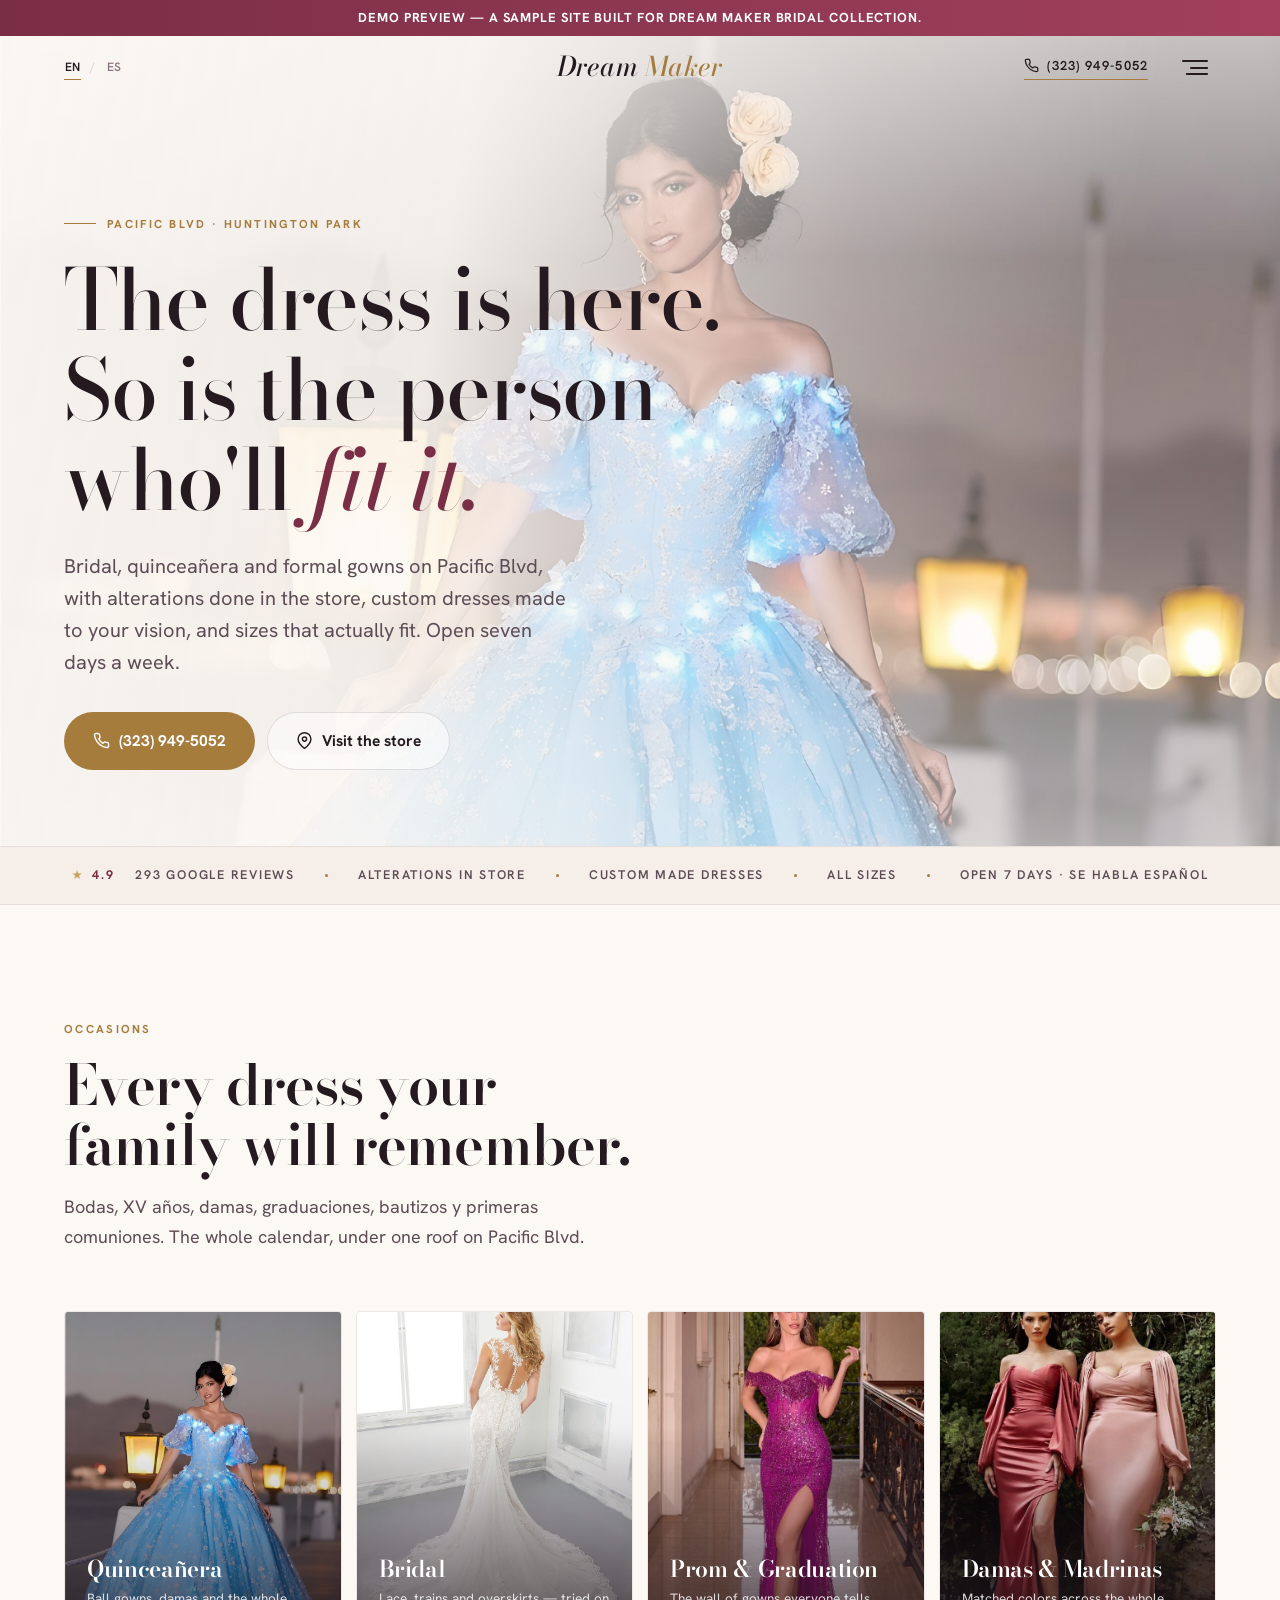
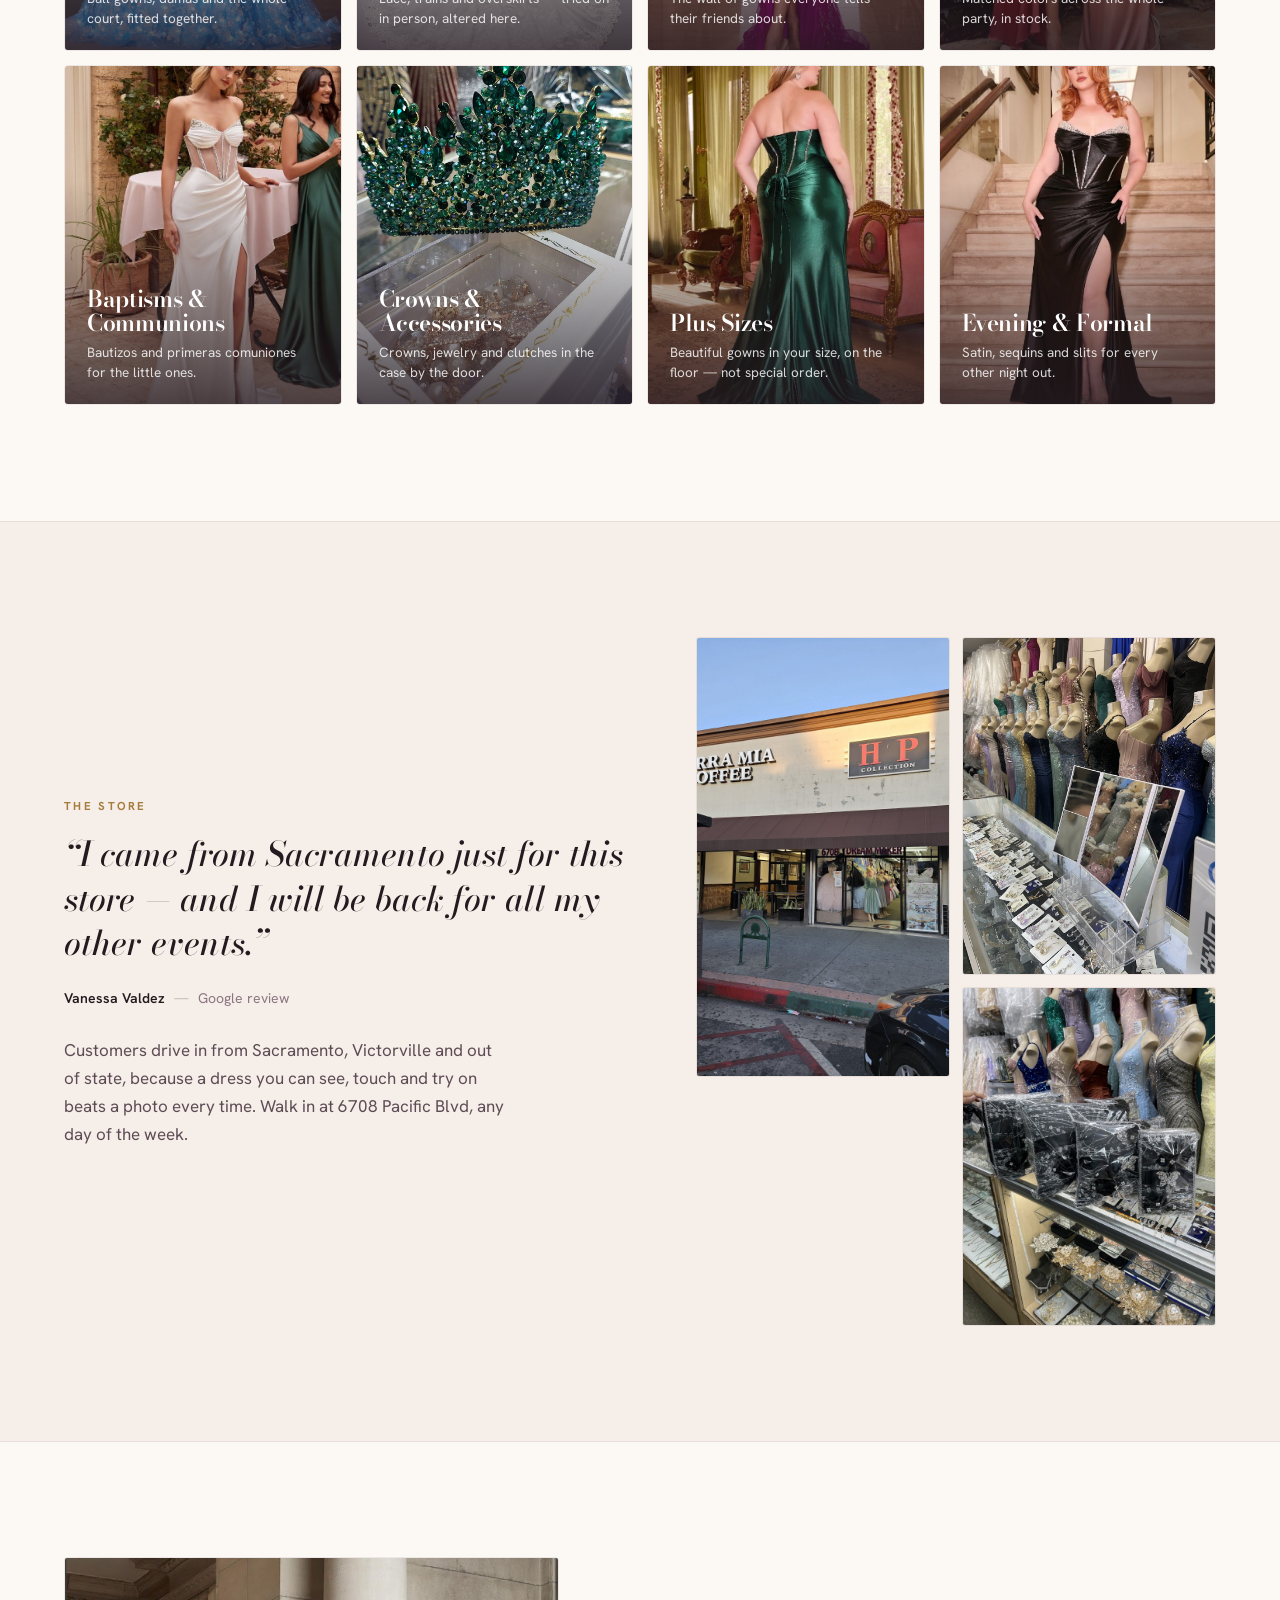
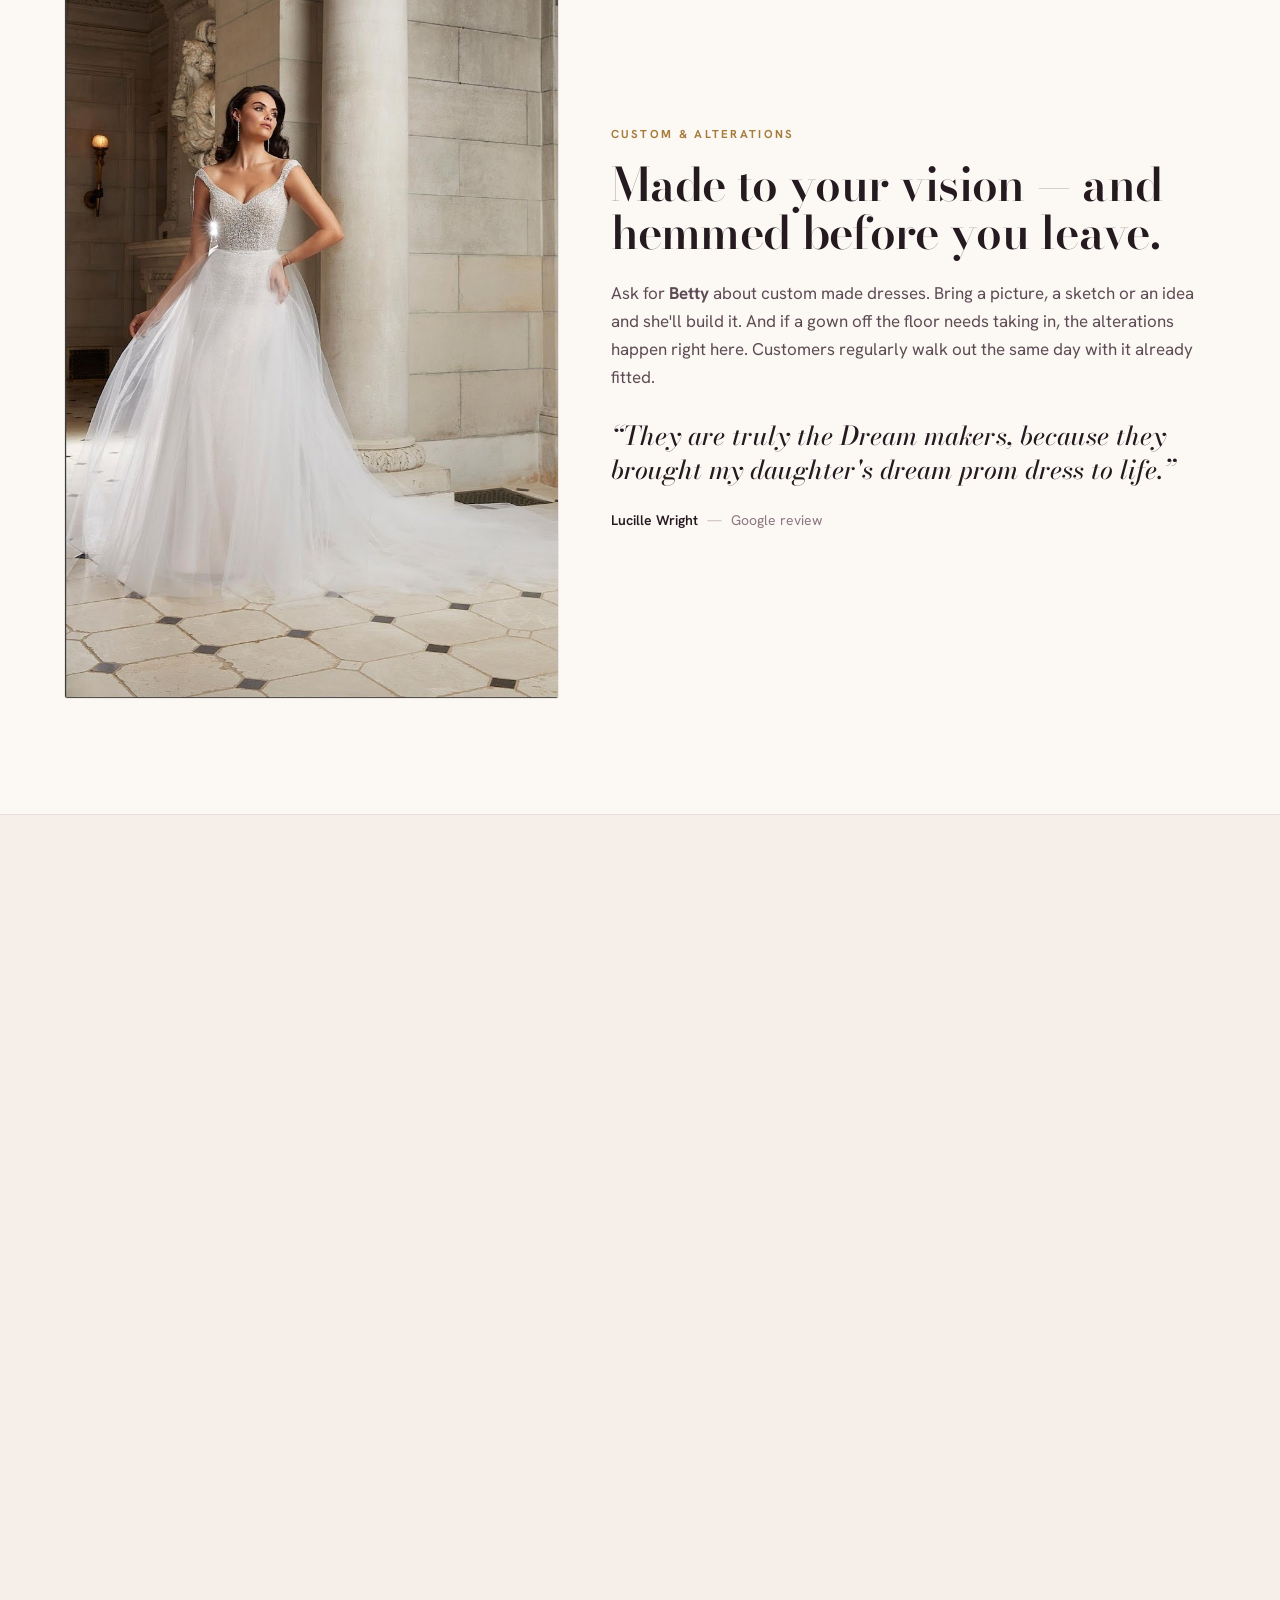
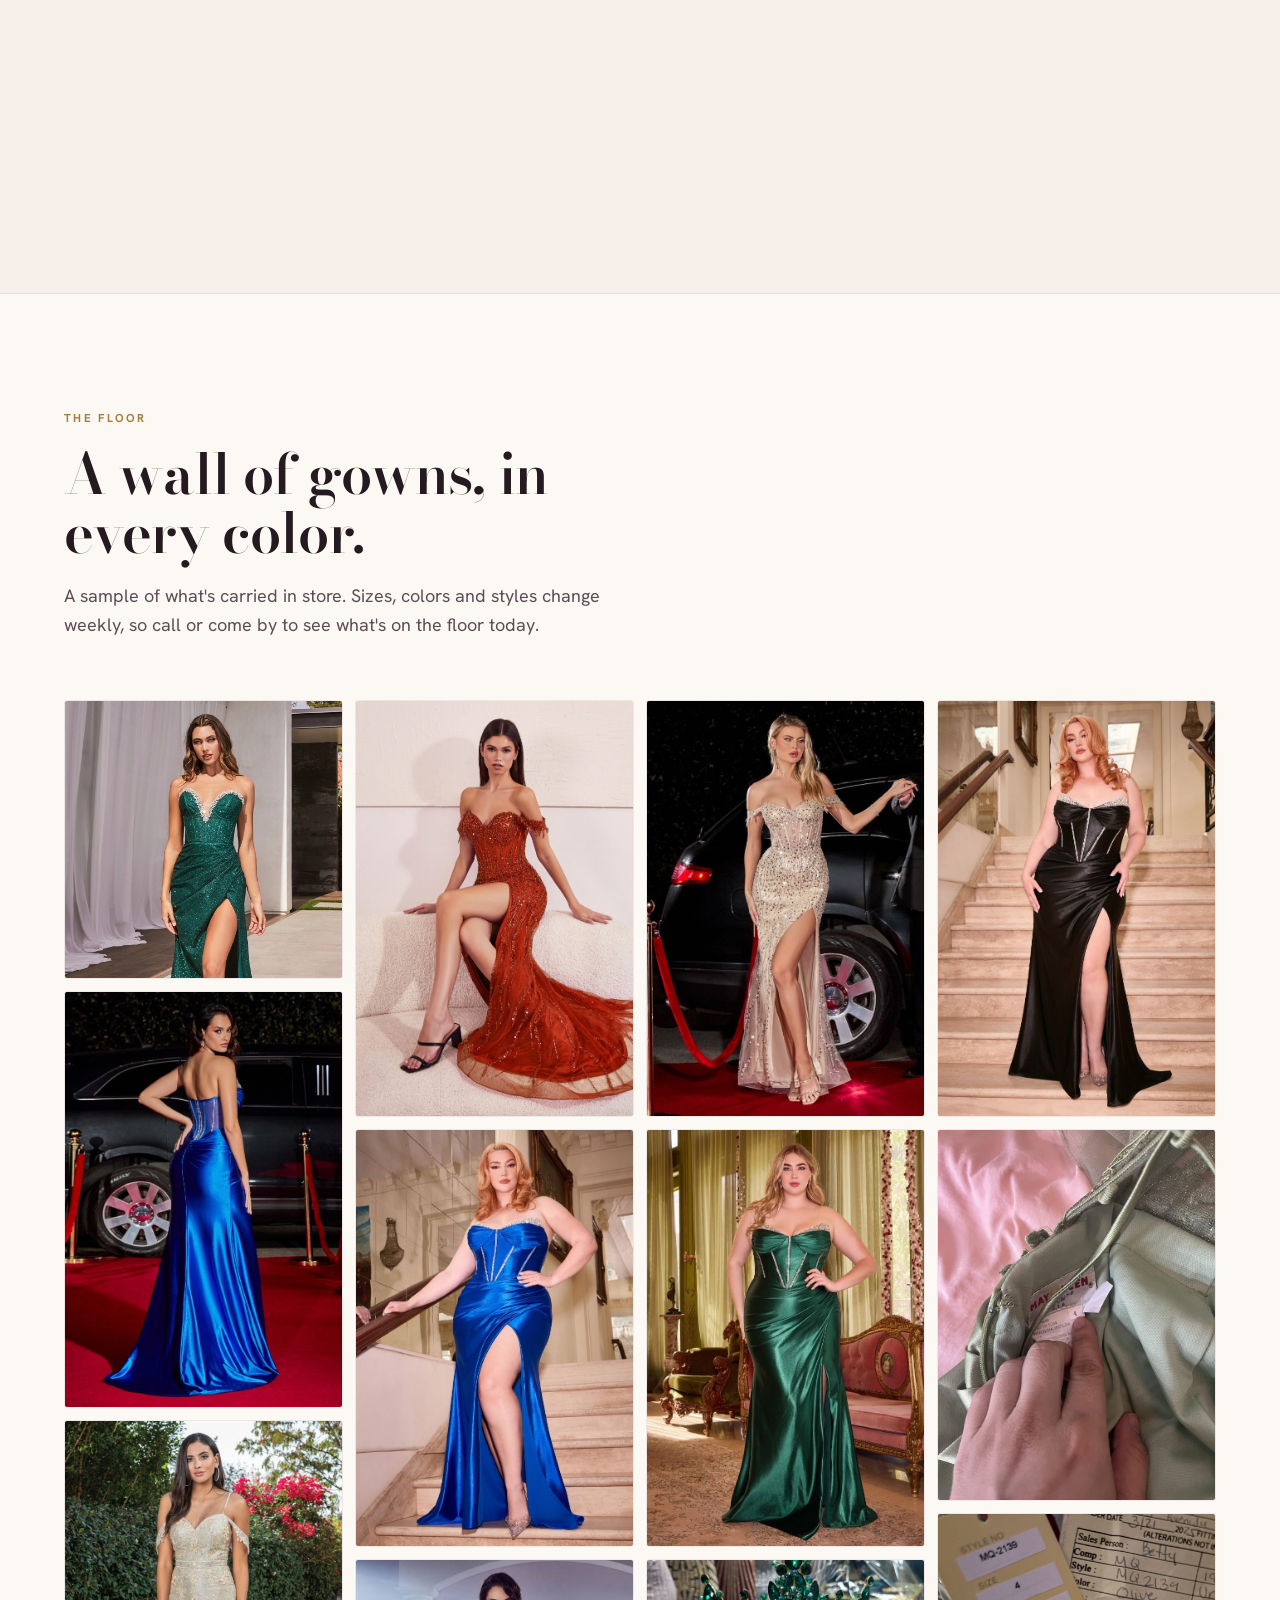
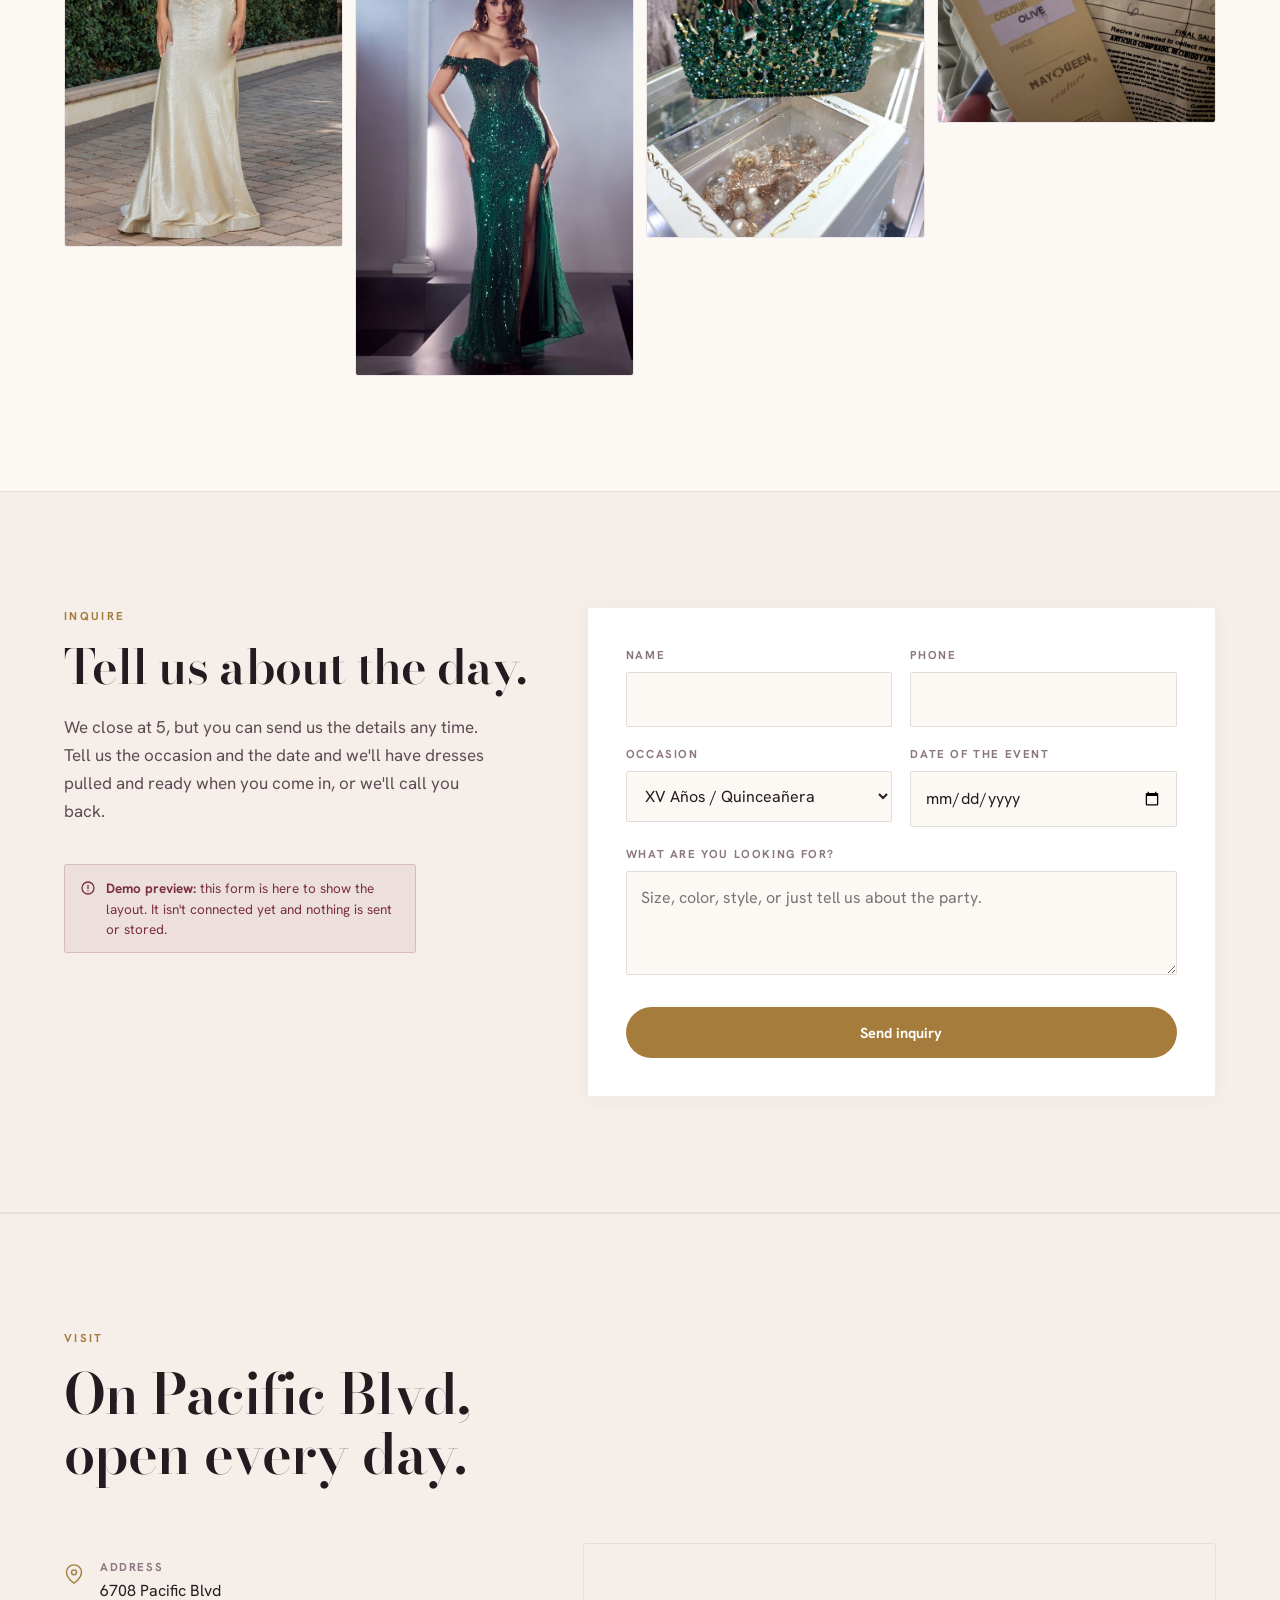
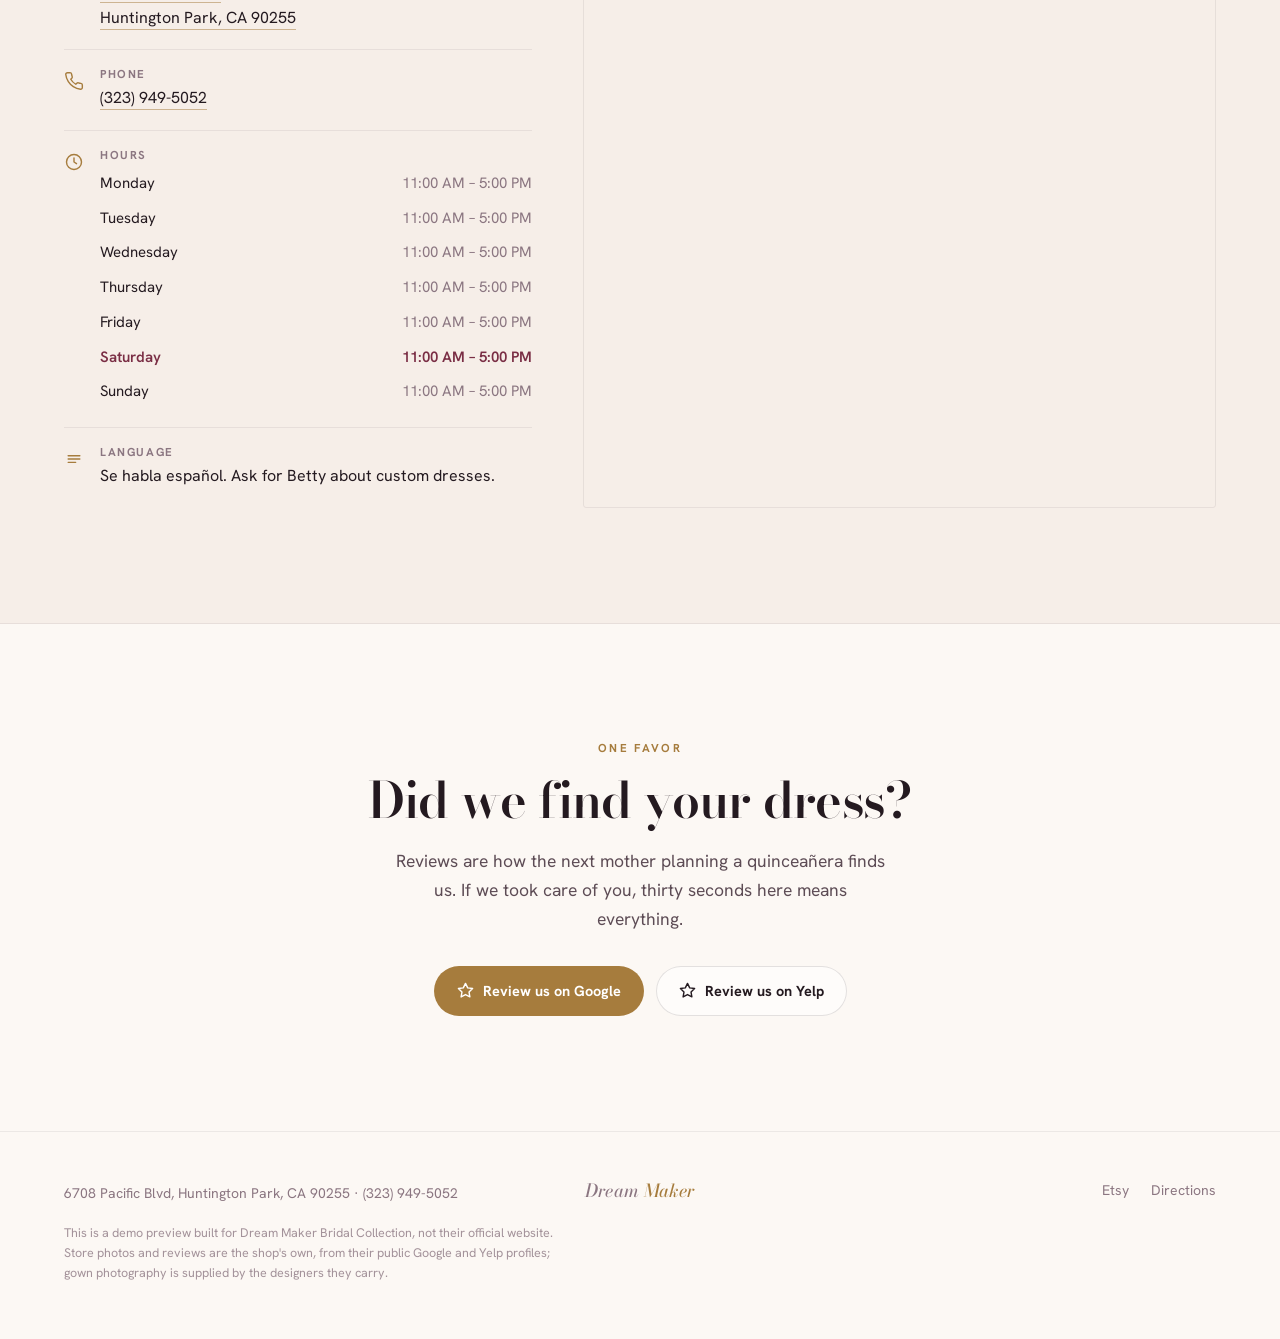
<file: dream-maker-bridal/index.html>
<!doctype html>
<html lang="en">
<head>
<meta charset="utf-8">
<meta name="viewport" content="width=device-width, initial-scale=1, viewport-fit=cover">
<title>Dream Maker Bridal Collection — Huntington Park, CA</title>
<meta name="robots" content="noindex,nofollow">
<meta name="description" content="Bridal, quinceañera and formal gowns on Pacific Blvd in Huntington Park. Custom made dresses, alterations on site, plus sizes. 4.9 stars across 293 reviews. Se habla español.">
<link rel="icon" href="favicon.svg" type="image/svg+xml">
<link rel="preconnect" href="https://fonts.googleapis.com">
<link rel="preconnect" href="https://fonts.gstatic.com" crossorigin>
<link href="https://fonts.googleapis.com/css2?family=Bodoni+Moda:ital,opsz,wght@0,6..96,400;0,6..96,500;0,6..96,600;0,6..96,700;1,6..96,400;1,6..96,600&family=Hanken+Grotesk:wght@400;500;600;700&display=swap" rel="stylesheet">
<style>
:root{
  --paper:#FCF8F4; --paper-2:#F6EEE8; --blush:#F3DEE4; --blush-deep:#E7C3CD;
  --ink:#241A20; --ink-soft:#5D4C55; --muted:#8B7681;
  --gold:#A67C3D; --gold-lt:#C9A257; --wine:#7A2E45;
  --line:rgba(36,26,32,.12); --line-2:rgba(36,26,32,.07);
  --display:'Bodoni Moda',Georgia,'Times New Roman',serif;
  --body:'Hanken Grotesk',system-ui,-apple-system,'Segoe UI',Roboto,Helvetica,Arial,sans-serif;
  --ease:cubic-bezier(.22,.61,.36,1);
  --pad:clamp(20px,5vw,80px);
  --maxw:1280px;
}
*{box-sizing:border-box}
html{scroll-behavior:smooth;-webkit-text-size-adjust:100%}
body{
  margin:0;background:var(--paper);color:var(--ink);
  font-family:var(--body);font-size:17px;line-height:1.65;
  -webkit-font-smoothing:antialiased;overflow-x:hidden;
}
img{max-width:100%;height:auto;display:block}
a{color:inherit}
h1,h2,h3,h4{font-family:var(--display);margin:0;line-height:1.06;letter-spacing:-.015em;font-weight:600}
.wrap{max-width:var(--maxw);margin:0 auto;padding-inline:var(--pad)}
.lang-es,body[data-lang="es"] .lang-en{display:none}
body[data-lang="es"] .lang-es{display:revert}

/* ---------- demo banner ---------- */
.demo{
  position:relative;z-index:60;background:linear-gradient(90deg,var(--wine),#A2405C);
  color:#fff;font-family:var(--body);font-weight:700;font-size:13px;
  letter-spacing:.07em;text-transform:uppercase;text-align:center;
  padding:9px 16px;line-height:1.4;
}

/* ---------- nav — centred boutique masthead, deliberately not the pill used elsewhere ---------- */
.nav{
  position:sticky;top:0;z-index:50;
  background:rgba(252,248,244,0);border-bottom:1px solid transparent;
  /* colour only — animating padding would relayout the page on every scroll frame */
  transition:background .4s var(--ease),border-color .4s var(--ease);
  padding-block:16px;
}
.nav.docked{
  background:rgba(252,248,244,.93);border-bottom-color:var(--line-2);
  backdrop-filter:blur(14px) saturate(1.3);-webkit-backdrop-filter:blur(14px) saturate(1.3);
}
.nav-top{display:flex;align-items:center;justify-content:space-between;gap:16px}
.brand{font-family:var(--display);font-weight:500;font-size:clamp(20px,2.3vw,27px);
  letter-spacing:.01em;white-space:nowrap;text-decoration:none;font-style:italic;
  position:absolute;left:50%;transform:translateX(-50%)}
.brand span{color:var(--gold)}
.nav-top{position:relative}
/* links sit on their own line, centred under the wordmark — reads like a boutique masthead */
/* a hairline of gold along the bottom edge carries scroll position — scaleX, no SVG ring */
.nav-progress{position:absolute;left:0;right:0;bottom:-1px;height:2px;
  background:linear-gradient(90deg,var(--gold-lt),var(--gold),var(--wine));
  transform:scaleX(0);transform-origin:left center;will-change:transform}
/* no chip, no capsule — just type, with a gold hairline marking the active language */
.lang{display:inline-flex;align-items:center;gap:9px;
  font-family:var(--body);font-weight:600;font-size:12px;letter-spacing:.17em}
.lang button{appearance:none;border:0;background:transparent;color:var(--muted);
  padding:3px 1px;cursor:pointer;font:inherit;position:relative;
  transition:color .3s var(--ease)}
.lang button:hover{color:var(--ink)}
.lang button::after{content:'';position:absolute;left:0;right:0;bottom:0;height:1px;
  background:var(--gold);transform:scaleX(0);transform-origin:left center;
  transition:transform .38s var(--ease)}
.lang button[aria-pressed="true"]{color:var(--ink)}
.lang button[aria-pressed="true"]::after{transform:scaleX(1)}
.lang-sep{color:var(--line);font-size:12px;user-select:none;line-height:1}
.nav-call{font-size:13px;font-weight:600;letter-spacing:.1em;text-transform:uppercase;
  text-decoration:none;color:var(--ink);display:inline-flex;align-items:center;gap:8px;
  border-bottom:1px solid var(--gold);padding-bottom:3px;transition:color .25s var(--ease)}
.nav-call:hover{color:var(--gold)}
.nav-call svg{width:15px;height:15px}
.btn{display:inline-flex;align-items:center;gap:9px;text-decoration:none;
  font-family:var(--body);font-weight:700;font-size:14.5px;
  padding:12px 22px;border-radius:100px;border:1px solid transparent;
  transition:transform .25s var(--ease),background .25s var(--ease),border-color .25s var(--ease);
  white-space:nowrap}
.btn:hover{transform:translateY(-2px)}
.btn-gold{background:var(--gold);color:#fff}
.btn-gold:hover{background:#B98C48}
.btn-ghost{border-color:var(--line);color:var(--ink);background:rgba(255,255,255,.5)}
.btn-ghost:hover{border-color:var(--gold);color:var(--gold)}
.btn svg{width:17px;height:17px;flex:none}


/* ---------- menu trigger + circular-reveal panel ----------
   The reveal grows from the button itself via clip-path, so the panel appears to come
   out of the corner you tapped rather than sliding in from nowhere. */
.menu-btn{
  appearance:none;border:0;background:transparent;cursor:pointer;padding:8px;
  display:inline-flex;flex-direction:column;align-items:flex-end;gap:5px;
  position:relative;z-index:80;
}
/* all three bars are the same box; the staggered look and the X are pure transform,
   so nothing here animates a layout property */
.menu-btn i{display:block;width:26px;height:1.5px;background:var(--ink);border-radius:2px;
  transform-origin:right center;
  transition:transform .45s var(--ease),opacity .3s var(--ease),background .3s var(--ease)}
.menu-btn i:nth-child(2){transform:scaleX(.69)}
.menu-btn i:nth-child(3){transform:scaleX(.85)}
.menu-btn:hover i{transform:scaleX(1)}
body.menu-open .menu-btn i{background:var(--gold);transform-origin:center}
body.menu-open .menu-btn i:nth-child(1){transform:translateY(6.5px) rotate(45deg)}
body.menu-open .menu-btn i:nth-child(2){opacity:0;transform:scaleX(.2)}
body.menu-open .menu-btn i:nth-child(3){transform:translateY(-6.5px) rotate(-45deg)}

.menu-panel{
  position:fixed;inset:0;z-index:70;background:var(--paper);
  display:flex;flex-direction:column;justify-content:center;
  /* top padding clears the masthead, which stays on top while the panel is open */
  padding:clamp(128px,18vh,190px) clamp(28px,7vw,90px) clamp(28px,6vw,72px);
  clip-path:circle(0% at var(--ox,92%) var(--oy,5%));
  transition:clip-path .85s cubic-bezier(.76,0,.24,1);
  pointer-events:none;
}
body.menu-open .menu-panel{clip-path:circle(150% at var(--ox,92%) var(--oy,5%));pointer-events:auto}
.menu-panel a.m-link{
  display:block;text-decoration:none;color:var(--ink);
  font-family:var(--display);font-style:italic;font-weight:500;
  font-size:clamp(34px,7vw,76px);line-height:1.12;letter-spacing:-.02em;
  padding:clamp(9px,1.4vw,16px) 0;border-bottom:1px solid var(--line-2);
  opacity:0;transform:translateY(18px);
  transition:opacity .5s var(--ease),transform .5s var(--ease),color .3s var(--ease);
}
.menu-panel a.m-link:hover{color:var(--gold)}
body.menu-open .menu-panel a.m-link{opacity:1;transform:none}
body.menu-open .menu-panel a.m-link:nth-child(1){transition-delay:.30s}
body.menu-open .menu-panel a.m-link:nth-child(2){transition-delay:.36s}
body.menu-open .menu-panel a.m-link:nth-child(3){transition-delay:.42s}
body.menu-open .menu-panel a.m-link:nth-child(4){transition-delay:.48s}
body.menu-open .menu-panel a.m-link:nth-child(5){transition-delay:.54s}
body.menu-open .menu-panel a.m-link:nth-child(6){transition-delay:.60s}
.menu-foot{margin-top:clamp(26px,4vw,52px);display:flex;flex-wrap:wrap;gap:8px 40px;
  font-size:14px;color:var(--ink-soft);opacity:0;transition:opacity .5s var(--ease) .66s}
body.menu-open .menu-foot{opacity:1}
.menu-foot a{color:var(--ink);text-decoration:none;border-bottom:1px solid var(--gold);padding-bottom:2px}
/* an explicit class, not `.menu-foot span` — a bare descendant span rule sets display and
   outranks .lang-es{display:none}, which showed both languages at once */
.menu-foot .mf-label{display:block;font-size:11.5px;letter-spacing:.14em;text-transform:uppercase;
  color:var(--muted);font-weight:700;margin-bottom:5px}
.menu-foot .mf-hours{font-size:14px;color:var(--ink-soft)}
body.menu-open{overflow:hidden}
/* the masthead has to outrank the panel while it's open, otherwise the close button
   is buried underneath it — the nav's own stacking context traps the button's z-index */
body.menu-open .nav{z-index:80;background:transparent;border-bottom-color:transparent}
body.menu-open .nav-progress{opacity:0}
.nav-progress{transition:opacity .3s var(--ease)}
@media (prefers-reduced-motion:reduce){
  .menu-panel{transition:none;clip-path:none;opacity:0;visibility:hidden}
  body.menu-open .menu-panel{opacity:1;visibility:visible}
  .menu-panel a.m-link{opacity:1;transform:none;transition:none}
  .menu-foot{opacity:1;transition:none}
}

/* ---------- hero ---------- */
.hero{position:relative;min-height:clamp(600px,90svh,920px);display:flex;align-items:center;
  margin-top:-72px;padding-top:100px;overflow:hidden}
.hero-bg{position:absolute;inset:0;z-index:0}
.hero-bg img{width:100%;height:100%;object-fit:cover;object-position:62% 30%}
.hero-bg::after{content:'';position:absolute;inset:0;
  background:
    linear-gradient(100deg,rgba(252,248,244,.97) 0%,rgba(252,248,244,.90) 34%,rgba(252,248,244,.30) 62%,rgba(252,248,244,0) 82%),
    linear-gradient(180deg,rgba(252,248,244,.55) 0%,transparent 28%,rgba(252,248,244,.55) 100%)}
.hero-in{position:relative;z-index:1;width:100%;padding-block:clamp(40px,6vw,80px)}
.eyebrow{display:inline-flex;align-items:center;gap:11px;font-family:var(--body);
  font-weight:700;font-size:11.5px;letter-spacing:.2em;text-transform:uppercase;
  color:var(--gold);margin-bottom:22px}
.eyebrow::before{content:'';width:32px;height:1px;background:var(--gold)}
h1{font-size:clamp(40px,6.6vw,86px);max-width:15ch;font-weight:500}
h1 em{font-style:italic;color:var(--wine)}
.hero p.lede{font-size:clamp(16.5px,1.8vw,20px);color:var(--ink-soft);max-width:46ch;
  margin:26px 0 0;line-height:1.6}
.hero-cta{display:flex;flex-wrap:wrap;gap:12px;margin-top:34px}
.hero-cta .btn{padding:15px 28px;font-size:15.5px}

/* ---------- trust ribbon — a line of type, not a stats grid ---------- */
.ribbon{border-block:1px solid var(--line-2);background:var(--paper-2);
  padding-block:18px;overflow:hidden}
.ribbon-in{display:flex;flex-wrap:wrap;justify-content:center;align-items:center;
  gap:10px 30px;text-align:center}
/* direct children only — a bare `.ribbon span` also matched the .lang-en/.lang-es
   spans inside and its display:inline-flex beat .lang-es{display:none} on specificity,
   which printed both languages at once */
.ribbon-in > span{font-size:12.5px;letter-spacing:.14em;text-transform:uppercase;
  font-weight:600;color:var(--ink-soft);display:inline-flex;align-items:center;gap:8px}
.ribbon b{color:var(--wine);font-weight:700}
.ribbon .dot{width:3px;height:3px;border-radius:50%;background:var(--gold);flex:none}
.ribbon .star{color:var(--gold-lt)}

/* ---------- sections ---------- */
section{padding-block:clamp(70px,9vw,130px)}
.sec-head{max-width:60ch;margin-bottom:clamp(36px,5vw,60px)}
.sec-head h2{font-size:clamp(30px,4.6vw,56px)}
.sec-head p{color:var(--ink-soft);font-size:18px;margin:18px 0 0;max-width:54ch}
.kicker{font-family:var(--body);font-weight:700;font-size:11.5px;letter-spacing:.2em;
  text-transform:uppercase;color:var(--gold);margin-bottom:16px;display:block}

/* occasions */
.occ{display:grid;grid-template-columns:repeat(4,1fr);gap:14px}
.occ-card{position:relative;border-radius:4px;overflow:hidden;isolation:isolate;
  min-height:340px;display:flex;flex-direction:column;justify-content:flex-end;padding:22px;
  border:1px solid var(--line-2);
  transition:transform .4s var(--ease)}
.occ-card:hover{transform:translateY(-5px)}
.occ-card img{position:absolute;inset:0;z-index:-2;width:100%;height:100%;object-fit:cover;
  transition:transform .7s var(--ease)}
.occ-card:hover img{transform:scale(1.05)}
.occ-card::after{content:'';position:absolute;inset:0;z-index:-1;
  background:linear-gradient(180deg,rgba(36,26,32,0) 34%,rgba(36,26,32,.78) 100%)}
.occ-card h3{font-size:23px;color:#fff}
.occ-card p{font-size:13.5px;color:rgba(255,255,255,.82);margin:6px 0 0;line-height:1.5}

/* store */
.store{background:var(--paper-2);border-block:1px solid var(--line-2)}
.store-grid{display:grid;grid-template-columns:1.05fr .95fr;gap:clamp(30px,4.5vw,64px);align-items:center}
.store-figs{display:grid;grid-template-columns:1fr 1fr;gap:12px}
.store-figs img{border-radius:3px;border:1px solid var(--line-2);aspect-ratio:3/4;object-fit:cover;width:100%}
.store-figs img.tall{grid-row:span 2;aspect-ratio:3/5.2}
blockquote{margin:0;font-family:var(--display);font-weight:500;font-style:italic;
  font-size:clamp(21px,2.7vw,34px);line-height:1.3;color:var(--ink)}
.cite{margin-top:22px;font-size:14px;color:var(--muted);display:flex;align-items:center;gap:9px;
  flex-wrap:wrap}
.cite b{color:var(--ink);font-weight:600;font-style:normal}

/* ---------- infinite review marquee ---------- */
.rev-wrap{overflow:hidden;position:relative;
  -webkit-mask-image:linear-gradient(90deg,transparent,#000 7%,#000 93%,transparent);
  mask-image:linear-gradient(90deg,transparent,#000 7%,#000 93%,transparent)}
/* Pauses on hover/focus, becomes a plain scroller under prefers-reduced-motion, and animates
   transform only, so it never touches layout. */
.rev-track{display:flex;gap:18px;width:max-content;will-change:transform;
  /* impeccable-disable-next-line marquee -- deliberate: 293 reviews is this shop's strongest asset and a moving wall conveys that volume in a way a static grid cannot */
  animation:marquee var(--dur,64s) linear infinite}
.rev-wrap:hover .rev-track,.rev-wrap:focus-within .rev-track{animation-play-state:paused}
.rev-wrap + .rev-wrap{margin-top:18px}
.rev-wrap.reverse .rev-track{animation-direction:reverse}
@keyframes marquee{from{transform:translate3d(0,0,0)}to{transform:translate3d(-50%,0,0)}}
.rev-card{flex:0 0 clamp(276px,25vw,352px);background:#fff;border:1px solid var(--line-2);
  border-radius:3px;padding:26px 24px;display:flex;flex-direction:column;
  box-shadow:0 2px 14px rgba(80,50,60,.05)}
.stars{color:var(--gold-lt);font-size:14px;letter-spacing:3px;margin-bottom:14px}
.rev-card p{margin:0 0 20px;font-size:15px;line-height:1.6;color:var(--ink-soft);flex:1}
.rev-who{display:flex;align-items:center;gap:11px;font-size:13.5px;padding-top:15px;
  border-top:1px solid var(--line-2)}
.avatar{width:34px;height:34px;border-radius:50%;flex:none;display:grid;place-items:center;
  font-family:var(--display);font-weight:600;font-size:14px;color:#fff;
  background:linear-gradient(140deg,var(--gold-lt),var(--gold))}
.rev-who b{display:block;font-weight:600;color:var(--ink)}
.rev-who span{color:var(--muted);font-size:12px}
.src{margin-left:auto;font-size:10.5px;letter-spacing:.1em;text-transform:uppercase;
  color:var(--muted);border:1px solid var(--line-2);border-radius:100px;padding:4px 9px;font-weight:600}

/* custom / betty */
.custom-grid{display:grid;grid-template-columns:.9fr 1.1fr;gap:clamp(28px,4vw,60px);align-items:center}
.custom-grid img{border-radius:3px;border:1px solid var(--line-2)}

/* gallery */
.gal{columns:4;column-gap:12px}
.gal img{width:100%;margin-bottom:12px;border-radius:3px;border:1px solid var(--line-2);
  break-inside:avoid;transition:transform .5s var(--ease)}
.gal img:hover{transform:scale(1.02)}

/* inquiry form */
.inq{background:var(--paper-2);border-block:1px solid var(--line-2)}
.inq-grid{display:grid;grid-template-columns:.85fr 1.15fr;gap:clamp(30px,4.5vw,64px);align-items:start}
.inq-note{display:inline-flex;align-items:flex-start;gap:10px;margin-top:22px;
  background:rgba(122,46,69,.07);border:1px solid rgba(122,46,69,.2);border-radius:3px;
  padding:13px 15px;font-size:13.5px;color:var(--wine);line-height:1.5;max-width:44ch}
.inq-note svg{width:16px;height:16px;flex:none;margin-top:2px;stroke:currentColor;fill:none;stroke-width:1.9}
form.inq-form{background:#fff;border:1px solid var(--line-2);border-radius:3px;
  padding:clamp(24px,3vw,38px);box-shadow:0 2px 18px rgba(80,50,60,.05)}
.field{margin-bottom:18px}
.field label{display:block;font-size:11.5px;letter-spacing:.14em;text-transform:uppercase;
  font-weight:700;color:var(--muted);margin-bottom:7px}
.field input,.field select,.field textarea{
  width:100%;font:inherit;font-size:16px;color:var(--ink);
  background:var(--paper);border:1px solid var(--line);border-radius:2px;
  padding:13px 14px;transition:border-color .25s var(--ease),background .25s var(--ease)}
.field textarea{min-height:104px;resize:vertical}
.field input:focus,.field select:focus,.field textarea:focus{
  outline:none;border-color:var(--gold);background:#fff}
.field-row{display:grid;grid-template-columns:1fr 1fr;gap:18px}
.inq-form .btn{width:100%;justify-content:center;padding:15px 22px;margin-top:6px}
.inq-status{margin-top:14px;font-size:14px;line-height:1.55;color:var(--wine);
  background:rgba(122,46,69,.07);border:1px solid rgba(122,46,69,.2);
  border-radius:3px;padding:13px 15px;display:none}
.inq-status.show{display:block}

/* visit */
.visit{background:var(--paper-2);border-block:1px solid var(--line-2)}
.visit-grid{display:grid;grid-template-columns:.85fr 1.15fr;gap:clamp(28px,4vw,56px)}
.info-row{display:flex;gap:16px;padding:18px 0;border-bottom:1px solid var(--line-2)}
.info-row:last-child{border-bottom:0}
.info-ico{width:20px;height:20px;flex:none;margin-top:3px;stroke:var(--gold);fill:none;
  stroke-width:1.7;stroke-linecap:round;stroke-linejoin:round}
.info-row h4{font-family:var(--body);font-size:11.5px;font-weight:700;letter-spacing:.14em;
  text-transform:uppercase;color:var(--muted);margin-bottom:5px}
.info-row div p{margin:0;font-size:16px}
.info-row a{color:var(--ink);text-decoration:none;border-bottom:1px solid rgba(166,124,61,.5);
  padding-bottom:1px}
.hours{width:100%;border-collapse:collapse;font-size:15px;margin-top:4px}
.hours td{padding:5px 0}
.hours td:last-child{text-align:right;color:var(--muted);font-variant-numeric:tabular-nums}
.hours tr.today td{color:var(--wine);font-weight:600}
.map{border-radius:3px;overflow:hidden;border:1px solid var(--line-2);min-height:420px;height:100%}
.map iframe{width:100%;height:100%;min-height:420px;border:0;display:block}

/* CTA */
.cta-rev{text-align:center}
.cta-rev h2{font-size:clamp(28px,4.4vw,50px);max-width:20ch;margin-inline:auto}
.cta-rev p{color:var(--ink-soft);max-width:50ch;margin:20px auto 0;font-size:17.5px}
.cta-btns{display:flex;flex-wrap:wrap;gap:12px;justify-content:center;margin-top:32px}

footer{border-top:1px solid var(--line-2);padding-block:44px;font-size:14px;color:var(--muted)}
.foot{display:flex;flex-wrap:wrap;gap:20px;align-items:center;justify-content:space-between}
.foot a{color:var(--muted);text-decoration:none}
.foot a:hover{color:var(--gold)}
.foot-note{font-size:12.5px;opacity:.78;margin-top:18px;max-width:72ch;line-height:1.6}

.mobile-bar{display:none}
.rise{opacity:0;transform:translateY(20px);transition:opacity .8s var(--ease),transform .8s var(--ease)}
.rise.in{opacity:1;transform:none}

@media (max-width:1100px){
  .occ{grid-template-columns:repeat(2,1fr)}
  .gal{columns:3}
}
@media (max-width:860px){
  .brand{position:static;transform:none;font-size:21px}
  .nav-top{justify-content:space-between}
  .nav-call .nav-call-t{display:none}
  .nav-call{border-bottom:0}
  .store-grid,.visit-grid,.custom-grid,.inq-grid{grid-template-columns:1fr}
  .field-row{grid-template-columns:1fr}
  .gal{columns:2}
  .hero{min-height:86svh}
  .hero-bg img{object-position:64% 24%}
  body{padding-bottom:76px}
  .mobile-bar{display:grid;grid-template-columns:1fr 1fr;gap:10px;
    position:fixed;left:0;right:0;bottom:0;z-index:55;
    padding:12px 14px calc(12px + env(safe-area-inset-bottom));
    background:rgba(252,248,244,.92);backdrop-filter:blur(16px);
    -webkit-backdrop-filter:blur(16px);border-top:1px solid var(--line)}
  .mobile-bar .btn{justify-content:center;padding:14px 12px;font-size:14.5px}
  /* the fixed bar is a fallback for when the hero's own buttons have scrolled away,
     so it stays out of the way until then instead of duplicating them on load */
  .mobile-bar{opacity:0;transform:translateY(100%);pointer-events:none;
    transition:opacity .3s var(--ease),transform .3s var(--ease)}
  body.past-hero .mobile-bar{opacity:1;transform:none;pointer-events:auto}
}
@media (max-width:480px){
  .hero-cta .btn{flex:1;justify-content:center}
  .eyebrow{font-size:10.5px;letter-spacing:.16em}
}
@media (prefers-reduced-motion:reduce){
  *{animation:none !important;transition:none !important;scroll-behavior:auto !important}
  .rise{opacity:1;transform:none}
  .rev-track{animation:none !important}
  .rev-wrap{overflow-x:auto}
}
</style>
<script type="application/ld+json">
{
  "@context": "https://schema.org",
  "@type": "ClothingStore",
  "name": "Dream Maker Bridal Collection",
  "telephone": "+13239495052",
  "address": {
    "@type": "PostalAddress",
    "streetAddress": "6708 Pacific Blvd",
    "addressLocality": "Huntington Park",
    "addressRegion": "CA",
    "postalCode": "90255",
    "addressCountry": "US"
  },
  "openingHoursSpecification": [
    {
      "@type": "OpeningHoursSpecification",
      "dayOfWeek": [
        "Monday",
        "Tuesday",
        "Wednesday",
        "Thursday",
        "Friday",
        "Saturday",
        "Sunday"
      ],
      "opens": "11:00",
      "closes": "17:00"
    }
  ],
  "aggregateRating": {
    "@type": "AggregateRating",
    "ratingValue": "4.9",
    "reviewCount": "293"
  }
}
</script>
</head>
<body data-lang="en">

<div class="demo">
  <span class="lang-en"><b>Demo preview</b> — a sample site built for Dream Maker Bridal Collection.</span>
  <span class="lang-es"><b>Vista de demostración</b> — sitio de muestra hecho para Dream Maker Bridal Collection.</span>
</div>

<nav class="nav" id="nav">
  <div class="wrap">
    <div class="nav-top">
      <div class="lang" role="group" aria-label="Language">
        <button type="button" data-lang="en" aria-pressed="true">EN</button>
        <span class="lang-sep" aria-hidden="true">/</span>
        <button type="button" data-lang="es" aria-pressed="false">ES</button>
      </div>
      <a class="brand" href="#top">Dream <span>Maker</span></a>
      <div style="display:flex;align-items:center;gap:clamp(14px,2vw,26px)">
        <a class="nav-call" href="tel:+13239495052">
          <svg viewBox="0 0 24 24" fill="none" stroke="currentColor" stroke-width="2" stroke-linecap="round" stroke-linejoin="round" aria-hidden="true"><path d="M22 16.92v3a2 2 0 0 1-2.18 2 19.79 19.79 0 0 1-8.63-3.07 19.5 19.5 0 0 1-6-6 19.79 19.79 0 0 1-3.07-8.67A2 2 0 0 1 4.11 2h3a2 2 0 0 1 2 1.72c.13.96.36 1.9.7 2.81a2 2 0 0 1-.45 2.11L8.09 9.91a16 16 0 0 0 6 6l1.27-1.27a2 2 0 0 1 2.11-.45c.9.34 1.85.57 2.81.7A2 2 0 0 1 22 16.92z"/></svg>
          <span class="nav-call-t">(323) 949-5052</span>
        </a>
        <button type="button" class="menu-btn" id="menuBtn" aria-expanded="false" aria-controls="menuPanel" aria-label="Menu">
          <i></i><i></i><i></i>
        </button>
      </div>
    </div>
  </div>
  <div class="nav-progress" id="navProgress" aria-hidden="true"></div>
</nav>

<div class="menu-panel" id="menuPanel">
  <a class="m-link" href="#occasions"><span class="lang-en">Occasions</span><span class="lang-es">Ocasiones</span></a>
  <a class="m-link" href="#store"><span class="lang-en">The Store</span><span class="lang-es">La Tienda</span></a>
  <a class="m-link" href="#custom"><span class="lang-en">Custom Dresses</span><span class="lang-es">Vestidos a Medida</span></a>
  <a class="m-link" href="#reviews"><span class="lang-en">Reviews</span><span class="lang-es">Reseñas</span></a>
  <a class="m-link" href="#inquire"><span class="lang-en">Inquire</span><span class="lang-es">Consultar</span></a>
  <a class="m-link" href="#visit"><span class="lang-en">Visit</span><span class="lang-es">Visítanos</span></a>
  <div class="menu-foot">
    <div>
      <span class="mf-label"><span class="lang-en">Call</span><span class="lang-es">Llamar</span></span>
      <a href="tel:+13239495052">(323) 949-5052</a>
    </div>
    <div>
      <span class="mf-label"><span class="lang-en">Visit</span><span class="lang-es">Visítenos</span></span>
      <a href="https://www.google.com/maps/dir/?api=1&amp;destination=6708+Pacific+Blvd+Huntington+Park+CA+90255" target="_blank" rel="noopener">6708 Pacific Blvd, Huntington Park</a>
    </div>
    <div>
      <span class="mf-label"><span class="lang-en">Open</span><span class="lang-es">Abierto</span></span>
      <span class="mf-hours">11:00 AM – 5:00 PM</span>
    </div>
  </div>
</div>

<header class="hero" id="top">
  <div class="hero-bg">
    <img src="img/quince-blue.jpg" alt="A light blue quinceañera ball gown with floral appliqué and a full tulle skirt." fetchpriority="high">
  </div>
  <div class="hero-in wrap">
    <span class="eyebrow"><span class="lang-en">Pacific Blvd · Huntington Park</span><span class="lang-es">Pacific Blvd · Huntington Park</span></span>
    <h1>
      <span class="lang-en">The dress is here.<br>So is the person<br>who'll <em>fit it.</em></span>
      <span class="lang-es">El vestido está aquí.<br>Y también quien<br>te lo <em>ajusta.</em></span>
    </h1>
    <p class="lede">
      <span class="lang-en">Bridal, quinceañera and formal gowns on Pacific Blvd, with alterations done in the store, custom dresses made to your vision, and sizes that actually fit. Open seven days a week.</span>
      <span class="lang-es">Vestidos de novia, quinceañera y de gala en Pacific Blvd, con arreglos en la misma tienda, vestidos a la medida según su idea, y tallas que de verdad quedan. Abierto los siete días.</span>
    </p>
    <div class="hero-cta">
      <a class="btn btn-gold" href="tel:+13239495052">
        <svg viewBox="0 0 24 24" fill="none" stroke="currentColor" stroke-width="2" stroke-linecap="round" stroke-linejoin="round" aria-hidden="true"><path d="M22 16.92v3a2 2 0 0 1-2.18 2 19.79 19.79 0 0 1-8.63-3.07 19.5 19.5 0 0 1-6-6 19.79 19.79 0 0 1-3.07-8.67A2 2 0 0 1 4.11 2h3a2 2 0 0 1 2 1.72c.13.96.36 1.9.7 2.81a2 2 0 0 1-.45 2.11L8.09 9.91a16 16 0 0 0 6 6l1.27-1.27a2 2 0 0 1 2.11-.45c.9.34 1.85.57 2.81.7A2 2 0 0 1 22 16.92z"/></svg>
        (323) 949-5052
      </a>
      <a class="btn btn-ghost" href="https://www.google.com/maps/dir/?api=1&amp;destination=6708+Pacific+Blvd+Huntington+Park+CA+90255" target="_blank" rel="noopener">
        <svg viewBox="0 0 24 24" fill="none" stroke="currentColor" stroke-width="2" stroke-linecap="round" stroke-linejoin="round" aria-hidden="true"><path d="M21 10c0 7-9 13-9 13s-9-6-9-13a9 9 0 0 1 18 0z"/><circle cx="12" cy="10" r="3"/></svg>
        <span class="lang-en">Visit the store</span><span class="lang-es">Visitar la tienda</span>
      </a>
    </div>
  </div>
</header>

<div class="ribbon">
  <div class="wrap"><div class="ribbon-in">
    <span><span class="star">&#9733;&#xFE0E;</span><b>4.9</b>&nbsp;<span class="lang-en">293 Google reviews</span><span class="lang-es">293 reseñas de Google</span></span>
    <span class="dot" aria-hidden="true"></span>
    <span><span class="lang-en">Alterations in store</span><span class="lang-es">Arreglos en la tienda</span></span>
    <span class="dot" aria-hidden="true"></span>
    <span><span class="lang-en">Custom made dresses</span><span class="lang-es">Vestidos a la medida</span></span>
    <span class="dot" aria-hidden="true"></span>
    <span><span class="lang-en">All sizes</span><span class="lang-es">Todas las tallas</span></span>
    <span class="dot" aria-hidden="true"></span>
    <span><span class="lang-en">Open 7 days &middot; Se habla espa&ntilde;ol</span><span class="lang-es">Abierto 7 d&iacute;as &middot; We speak English</span></span>
  </div></div>
</div>

<section id="occasions">
  <div class="wrap">
    <div class="sec-head rise">
      <span class="kicker"><span class="lang-en">Occasions</span><span class="lang-es">Ocasiones</span></span>
      <h2><span class="lang-en">Every dress your family will remember.</span><span class="lang-es">Cada vestido que su familia va a recordar.</span></h2>
      <p><span class="lang-en">Bodas, XV años, damas, graduaciones, bautizos y primeras comuniones. The whole calendar, under one roof on Pacific Blvd.</span><span class="lang-es">Bodas, XV años, damas, graduaciones, bautizos y primeras comuniones. Todo el calendario, bajo un mismo techo en Pacific Blvd.</span></p>
    </div>
    <div class="occ rise">
      <article class="occ-card">
        <img src="img/quince-blue.jpg" alt="" loading="lazy" aria-hidden="true">
        <h3><span class="lang-en">Quinceañera</span><span class="lang-es">XV Años</span></h3>
        <p><span class="lang-en">Ball gowns, damas and the whole court, fitted together.</span><span class="lang-es">Vestidos de gala, damas y toda la corte, ajustados juntos.</span></p>
      </article>
      <article class="occ-card">
        <img src="img/bridal-lace.jpg" alt="" loading="lazy" aria-hidden="true">
        <h3><span class="lang-en">Bridal</span><span class="lang-es">Bodas</span></h3>
        <p><span class="lang-en">Lace, trains and overskirts — tried on in person, altered here.</span><span class="lang-es">Encaje, colas y sobrefaldas — probados aquí y ajustados aquí.</span></p>
      </article>
      <article class="occ-card">
        <img src="img/gown-magenta.jpg" alt="" loading="lazy" aria-hidden="true">
        <h3><span class="lang-en">Prom &amp; Graduation</span><span class="lang-es">Prom y Graduación</span></h3>
        <p><span class="lang-en">The wall of gowns everyone tells their friends about.</span><span class="lang-es">La pared de vestidos de la que todas les cuentan a sus amigas.</span></p>
      </article>
      <article class="occ-card">
        <img src="img/gown-rose-duo.jpg" alt="" loading="lazy" aria-hidden="true">
        <h3><span class="lang-en">Damas &amp; Madrinas</span><span class="lang-es">Damas y Madrinas</span></h3>
        <p><span class="lang-en">Matched colors across the whole party, in stock.</span><span class="lang-es">Colores coordinados para todo el grupo, en existencia.</span></p>
      </article>
      <article class="occ-card">
        <img src="img/bridal-damas.jpg" alt="" loading="lazy" aria-hidden="true">
        <h3><span class="lang-en">Baptisms &amp; Communions</span><span class="lang-es">Bautizos y Comuniones</span></h3>
        <p><span class="lang-en">Bautizos and primeras comuniones for the little ones.</span><span class="lang-es">Bautizos y primeras comuniones para los más pequeños.</span></p>
      </article>
      <article class="occ-card">
        <img src="img/crowns.jpg" alt="" loading="lazy" aria-hidden="true">
        <h3><span class="lang-en">Crowns &amp; Accessories</span><span class="lang-es">Coronas y Accesorios</span></h3>
        <p><span class="lang-en">Crowns, jewelry and clutches in the case by the door.</span><span class="lang-es">Coronas, joyería y bolsos en la vitrina de la entrada.</span></p>
      </article>
      <article class="occ-card">
        <img src="img/plus-emerald.jpg" alt="" loading="lazy" aria-hidden="true">
        <h3><span class="lang-en">Plus Sizes</span><span class="lang-es">Tallas Grandes</span></h3>
        <p><span class="lang-en">Beautiful gowns in your size, on the floor — not special order.</span><span class="lang-es">Vestidos hermosos en su talla, en la tienda — sin pedido especial.</span></p>
      </article>
      <article class="occ-card">
        <img src="img/gown-black.jpg" alt="" loading="lazy" aria-hidden="true">
        <h3><span class="lang-en">Evening &amp; Formal</span><span class="lang-es">Noche y Gala</span></h3>
        <p><span class="lang-en">Satin, sequins and slits for every other night out.</span><span class="lang-es">Satín, lentejuelas y aberturas para cualquier otra noche.</span></p>
      </article>
    </div>
  </div>
</section>

<section class="store" id="store">
  <div class="wrap store-grid rise">
    <div>
      <span class="kicker"><span class="lang-en">The store</span><span class="lang-es">La tienda</span></span>
      <blockquote>
        <span class="lang-en">“I came from Sacramento just for this store — and I will be back for all my other events.”</span>
        <span class="lang-es">“Vine desde Sacramento solo por esta tienda — y voy a volver para todos mis demás eventos.”</span>
      </blockquote>
      <div class="cite">
        <b>Vanessa Valdez</b>
        <span style="opacity:.5">—</span>
        <span class="lang-en">Google review</span><span class="lang-es">reseña de Google</span>
      </div>
      <p style="color:var(--ink-soft);margin-top:26px;max-width:44ch">
        <span class="lang-en">Customers drive in from Sacramento, Victorville and out of state, because a dress you can see, touch and try on beats a photo every time. Walk in at 6708 Pacific Blvd, any day of the week.</span>
        <span class="lang-es">Vienen manejando desde Sacramento, Victorville y de otros estados, porque un vestido que se puede ver, tocar y probar siempre gana. Visítenos en el 6708 de Pacific Blvd, cualquier día de la semana.</span>
      </p>
    </div>
    <div class="store-figs">
      <img class="tall" src="img/storefront.jpg" width="676" height="1200" loading="lazy"
           alt="The Dream Maker storefront at 6708 Pacific Blvd, gowns visible through the window.">
      <img src="img/store-racks.jpg" width="900" height="1200" loading="lazy"
           alt="Rows of mannequins in gowns beside a lit jewelry case inside the store.">
      <img src="img/store-cases.jpg" width="900" height="1200" loading="lazy"
           alt="A glass case of beaded clutch bags with gowns on mannequins behind it.">
    </div>
  </div>
</section>

<section id="custom">
  <div class="wrap custom-grid rise">
    <figure style="margin:0">
      <img src="img/bridal-overskirt.jpg" width="800" height="1200" loading="lazy"
           alt="A white bridal gown with a detachable tulle overskirt.">
    </figure>
    <div>
      <span class="kicker"><span class="lang-en">Custom &amp; alterations</span><span class="lang-es">A medida y arreglos</span></span>
      <h2 style="font-size:clamp(28px,3.8vw,46px)">
        <span class="lang-en">Made to your vision — and hemmed before you leave.</span>
        <span class="lang-es">Hecho a su idea — y ajustado antes de irse.</span>
      </h2>
      <p style="color:var(--ink-soft);margin-top:22px">
        <span class="lang-en">Ask for <strong>Betty</strong> about custom made dresses. Bring a picture, a sketch or an idea and she'll build it. And if a gown off the floor needs taking in, the alterations happen right here. Customers regularly walk out the same day with it already fitted.</span>
        <span class="lang-es">Pregunte por <strong>Betty</strong> para vestidos a la medida. Traiga una foto, un dibujo o una idea y ella lo hace realidad. Y si un vestido de la tienda necesita ajuste, los arreglos se hacen aquí mismo. Muchas clientas salen el mismo día con el vestido ya entallado.</span>
      </p>
      <blockquote style="font-size:clamp(18px,2.1vw,26px);margin-top:28px">
        <span class="lang-en">“They are truly the Dream makers, because they brought my daughter's dream prom dress to life.”</span>
        <span class="lang-es">“De verdad son los Dream Makers, porque hicieron realidad el vestido de prom que soñaba mi hija.”</span>
      </blockquote>
      <div class="cite"><b>Lucille Wright</b><span style="opacity:.5">—</span><span class="lang-en">Google review</span><span class="lang-es">reseña de Google</span></div>
    </div>
  </div>
</section>

<section id="reviews" class="store">
  <div class="wrap">
    <div class="sec-head rise" style="max-width:64ch">
      <span class="kicker"><span class="lang-en">Reviews</span><span class="lang-es">Reseñas</span></span>
      <h2><span class="lang-en">293 reviews. 4.9 stars.</span><span class="lang-es">293 reseñas. 4.9 estrellas.</span></h2>
      <p><span class="lang-en">Nearly every one of them names a person: Betty, Aracely, Andrea, Conni, Sandra. That is what people remember about this store.</span><span class="lang-es">Casi todas mencionan a alguien por su nombre: Betty, Aracely, Andrea, Conni, Sandra. Eso es lo que la gente recuerda de esta tienda.</span></p>
    </div>
  </div>

  <div class="rev-wrap rise" style="--dur:78s">
    <div class="rev-track" data-marquee>
      <article class="rev-card">
        <div class="stars">&#9733;&#xFE0E;&#9733;&#xFE0E;&#9733;&#xFE0E;&#9733;&#xFE0E;&#9733;&#xFE0E;</div>
        <p><span class="lang-en">“Betty is such an amazing person to work with, especially when it comes to customs. She truly brought my vision to life in every aspect.”</span><span class="lang-es">“Betty es una persona increíble, sobre todo para los vestidos a la medida. De verdad hizo realidad mi idea en todos los aspectos.”</span></p>
        <div class="rev-who"><span class="avatar">A</span><span><b>Anjelle Griffin</b><span>May 2026</span></span><span class="src">Google</span></div>
      </article>
      <article class="rev-card">
        <div class="stars">&#9733;&#xFE0E;&#9733;&#xFE0E;&#9733;&#xFE0E;&#9733;&#xFE0E;&#9733;&#xFE0E;</div>
        <p><span class="lang-en">“I'm a tall 270 pound person and they had beautiful dresses in my size. I recommend if you're plus and need a dress for any occasion you should come here.”</span><span class="lang-es">“Soy una persona alta de 270 libras y tenían vestidos hermosos en mi talla. Si usa talla grande y necesita vestido para cualquier ocasión, venga aquí.”</span></p>
        <div class="rev-who"><span class="avatar">A</span><span><b>Austin Garrido</b><span>Local Guide</span></span><span class="src">Google</span></div>
      </article>
      <article class="rev-card">
        <div class="stars">&#9733;&#xFE0E;&#9733;&#xFE0E;&#9733;&#xFE0E;&#9733;&#xFE0E;&#9733;&#xFE0E;</div>
        <p><span class="lang-en">“I finally found my dress for my daughter's quince! Aracely was such a great help. Very patient — and let me tell you, I tried on FIVE dresses.”</span><span class="lang-es">“¡Por fin encontré el vestido para los XV de mi hija! Aracely me ayudó muchísimo. Muy paciente — y déjeme decirle que me probé CINCO vestidos.”</span></p>
        <div class="rev-who"><span class="avatar">S</span><span><b>Sandy Bautista</b><span>Feb 2026</span></span><span class="src">Google</span></div>
      </article>
      <article class="rev-card">
        <div class="stars">&#9733;&#xFE0E;&#9733;&#xFE0E;&#9733;&#xFE0E;&#9733;&#xFE0E;&#9733;&#xFE0E;</div>
        <p><span class="lang-en">“Don't do business anywhere else! I came from Sacramento just for this store and I will be back in the future for all my other events. They secured a hard to get dress for me.”</span><span class="lang-es">“¡No compre en otro lado! Vine desde Sacramento solo por esta tienda y voy a volver para todos mis eventos. Me consiguieron un vestido muy difícil de encontrar.”</span></p>
        <div class="rev-who"><span class="avatar">V</span><span><b>Vanessa Valdez</b><span>Local Guide</span></span><span class="src">Google</span></div>
      </article>
      <article class="rev-card">
        <div class="stars">&#9733;&#xFE0E;&#9733;&#xFE0E;&#9733;&#xFE0E;&#9733;&#xFE0E;&#9733;&#xFE0E;</div>
        <p><span class="lang-en">“Andrea was so much help and such a delight. The dresses here are gorgeous and the customer service was amazing. You don't feel rushed or pressured in the slightest.”</span><span class="lang-es">“Andrea fue de mucha ayuda y un encanto. Los vestidos son preciosos y la atención excelente. No la apuran ni la presionan para nada.”</span></p>
        <div class="rev-who"><span class="avatar">B</span><span><b>Bethany Rodriguez</b><span>Feb 2026</span></span><span class="src">Google</span></div>
      </article>
      <article class="rev-card">
        <div class="stars">&#9733;&#xFE0E;&#9733;&#xFE0E;&#9733;&#xFE0E;&#9733;&#xFE0E;&#9733;&#xFE0E;</div>
        <p><span class="lang-en">“Staff was so wonderful and helpful. Dress came out better than imagined. Thank you so much.”</span><span class="lang-es">“El personal fue maravilloso y muy servicial. El vestido quedó mejor de lo que imaginaba. Muchísimas gracias.”</span></p>
        <div class="rev-who"><span class="avatar">K</span><span><b>Katina Kellam</b><span>Mar 2026</span></span><span class="src">Google</span></div>
      </article>
    </div>
  </div>

  <div class="rev-wrap reverse rise" style="--dur:92s">
    <div class="rev-track" data-marquee>
      <article class="rev-card">
        <div class="stars">&#9733;&#xFE0E;&#9733;&#xFE0E;&#9733;&#xFE0E;&#9733;&#xFE0E;&#9733;&#xFE0E;</div>
        <p><span class="lang-en">“We drove down from Victorville and are extremely satisfied. The women there made my daughter feel so comfortable. The dress needed to be altered and they also did this there.”</span><span class="lang-es">“Manejamos desde Victorville y quedamos muy satisfechos. Las señoras hicieron que mi hija se sintiera muy cómoda. El vestido necesitaba arreglo y también lo hicieron ahí.”</span></p>
        <div class="rev-who"><span class="avatar">J</span><span><b>Joanna Vega</b><span>2025</span></span><span class="src">Google</span></div>
      </article>
      <article class="rev-card">
        <div class="stars">&#9733;&#xFE0E;&#9733;&#xFE0E;&#9733;&#xFE0E;&#9733;&#xFE0E;&#9733;&#xFE0E;</div>
        <p><span class="lang-en">“Sandra was very nice. They made sure my daughter's dress fit perfectly. Coming from out of state they were very understanding. The alterations were done right then and there.”</span><span class="lang-es">“Sandra fue muy amable. Se aseguraron de que el vestido de mi hija quedara perfecto. Viniendo de otro estado fueron muy comprensivos. Los arreglos se hicieron ahí mismo.”</span></p>
        <div class="rev-who"><span class="avatar">A</span><span><b>Annabel</b><span>2025</span></span><span class="src">Google</span></div>
      </article>
      <article class="rev-card">
        <div class="stars">&#9733;&#xFE0E;&#9733;&#xFE0E;&#9733;&#xFE0E;&#9733;&#xFE0E;&#9733;&#xFE0E;</div>
        <p><span class="lang-en">“Conni was so sweet and helped me with sizing. She allowed my friends and I to try on so many different dresses until we found the perfect one. My prom is gonna be perfect.”</span><span class="lang-es">“Conni fue muy dulce y me ayudó con la talla. Nos dejó a mis amigas y a mí probarnos muchísimos vestidos hasta encontrar el perfecto. Mi prom va a quedar perfecto.”</span></p>
        <div class="rev-who"><span class="avatar">A</span><span><b>Anastasia Sar</b><span>2024</span></span><span class="src">Google</span></div>
      </article>
      <article class="rev-card">
        <div class="stars">&#9733;&#xFE0E;&#9733;&#xFE0E;&#9733;&#xFE0E;&#9733;&#xFE0E;&#9733;&#xFE0E;</div>
        <p><span class="lang-en">“Absolutely beautiful work and wonderful staff. The ordering process was quick and easy and the product was delivered as promised and on time. Betty provided excellent customer service.”</span><span class="lang-es">“Un trabajo precioso y un personal maravilloso. El pedido fue rápido y sencillo y llegó como prometieron y a tiempo. Betty dio una atención excelente.”</span></p>
        <div class="rev-who"><span class="avatar">C</span><span><b>Cherie</b><span>Local Guide</span></span><span class="src">Google</span></div>
      </article>
      <article class="rev-card">
        <div class="stars">&#9733;&#xFE0E;&#9733;&#xFE0E;&#9733;&#xFE0E;&#9733;&#xFE0E;&#9733;&#xFE0E;</div>
        <p><span class="lang-en">“These ladies are amazing and know how to give good service. Five stars for a reason — they were able to get us what we were looking for next day.”</span><span class="lang-es">“Estas señoras son increíbles y saben dar buen servicio. Cinco estrellas por algo — nos consiguieron lo que buscábamos al día siguiente.”</span></p>
        <div class="rev-who"><span class="avatar">E</span><span><b>Elizabeth Maravillas</b><span>2024</span></span><span class="src">Google</span></div>
      </article>
      <article class="rev-card">
        <div class="stars">&#9733;&#xFE0E;&#9733;&#xFE0E;&#9733;&#xFE0E;&#9733;&#xFE0E;&#9733;&#xFE0E;</div>
        <p><span class="lang-en">“Andrea was wonderful, very helpful. Didn't feel pressure to buy.”</span><span class="lang-es">“Andrea fue maravillosa, muy servicial. No sentí presión para comprar.”</span></p>
        <div class="rev-who"><span class="avatar">B</span><span><b>Bella Salas</b><span>Feb 2026</span></span><span class="src">Google</span></div>
      </article>
    </div>
  </div>
</section>

<section>
  <div class="wrap">
    <div class="sec-head rise">
      <span class="kicker"><span class="lang-en">The floor</span><span class="lang-es">La tienda</span></span>
      <h2><span class="lang-en">A wall of gowns, in every color.</span><span class="lang-es">Una pared de vestidos, en todos los colores.</span></h2>
      <p><span class="lang-en">A sample of what's carried in store. Sizes, colors and styles change weekly, so call or come by to see what's on the floor today.</span><span class="lang-es">Una muestra de lo que hay en la tienda. Tallas, colores y estilos cambian cada semana. Llame o venga a ver lo que hay hoy.</span></p>
    </div>
    <div class="gal rise">
      <img src="img/gown-emerald.jpg" width="1000" height="1000" loading="lazy" alt="An emerald green gown with a beaded bodice and thigh slit.">
      <img src="img/gown-royal.jpg" width="667" height="1000" loading="lazy" alt="A royal blue satin gown with a corset bodice.">
      <img src="img/bridal-champagne.jpg" width="782" height="1200" loading="lazy" alt="A champagne beaded bridal gown with off-shoulder straps.">
      <img src="img/gown-red.jpg" width="667" height="1000" loading="lazy" alt="A red lace gown with a sheer train.">
      <img src="img/plus-blue.jpg" width="667" height="1000" loading="lazy" alt="A royal blue satin gown modelled in a plus size.">
      <img src="img/gown-sparkle.jpg" width="667" height="1000" loading="lazy" alt="An emerald sequinned gown with off-shoulder sleeves.">
      <img src="img/gown-nude.jpg" width="667" height="1000" loading="lazy" alt="A nude beaded gown on a red carpet.">
      <img src="img/plus-green.jpg" width="667" height="1000" loading="lazy" alt="An emerald satin gown modelled in a plus size.">
      <img src="img/crowns.jpg" width="900" height="1200" loading="lazy" alt="Crystal crowns and tiaras in a lit glass display case.">
      <img src="img/gown-black.jpg" width="667" height="1000" loading="lazy" alt="A black satin gown with a corset bodice and slit.">
      <img src="img/garment-bag.jpg" width="750" height="1000" loading="lazy" alt="A gown in a garment bag with the designer tag showing.">
      <img src="img/ticket-betty.jpg" width="1000" height="750" loading="lazy" alt="A handwritten order ticket listing the style, size and colour, signed by Betty.">
    </div>
  </div>
</section>

<section class="inq" id="inquire">
  <div class="wrap inq-grid rise">
    <div>
      <span class="kicker"><span class="lang-en">Inquire</span><span class="lang-es">Consultar</span></span>
      <h2 style="font-size:clamp(28px,4vw,48px)">
        <span class="lang-en">Tell us about the day.</span>
        <span class="lang-es">Cuéntenos del día.</span>
      </h2>
      <p style="color:var(--ink-soft);margin-top:20px;max-width:42ch">
        <span class="lang-en">We close at 5, but you can send us the details any time. Tell us the occasion and the date and we'll have dresses pulled and ready when you come in, or we'll call you back.</span>
        <span class="lang-es">Cerramos a las 5, pero puede mandarnos los detalles a cualquier hora. Díganos la ocasión y la fecha y le apartamos vestidos listos para cuando venga, o le regresamos la llamada.</span>
      </p>
      <div class="inq-note">
        <svg viewBox="0 0 24 24" aria-hidden="true"><circle cx="12" cy="12" r="9"/><path d="M12 8v5M12 16.5v.01" stroke-linecap="round"/></svg>
        <span>
          <span class="lang-en"><strong>Demo preview:</strong> this form is here to show the layout. It isn't connected yet and nothing is sent or stored.</span>
          <span class="lang-es"><strong>Vista de demostración:</strong> este formulario es solo para mostrar el diseño. Todavía no está conectado y no se envía ni se guarda nada.</span>
        </span>
      </div>
    </div>

    <form class="inq-form" id="inqForm" novalidate>
      <div class="field-row">
        <div class="field">
          <label for="f-name"><span class="lang-en">Name</span><span class="lang-es">Nombre</span></label>
          <input id="f-name" name="name" type="text" autocomplete="name">
        </div>
        <div class="field">
          <label for="f-phone"><span class="lang-en">Phone</span><span class="lang-es">Teléfono</span></label>
          <input id="f-phone" name="phone" type="tel" autocomplete="tel" inputmode="tel">
        </div>
      </div>
      <div class="field-row">
        <div class="field">
          <label for="f-occasion"><span class="lang-en">Occasion</span><span class="lang-es">Ocasión</span></label>
          <select id="f-occasion" name="occasion">
            <option value="quince">XV Años / Quinceañera</option>
            <option value="boda">Boda / Wedding</option>
            <option value="damas">Damas / Madrinas</option>
            <option value="prom">Prom / Graduación</option>
            <option value="bautizo">Bautizo / Primera Comunión</option>
            <option value="otro">Otro / Other</option>
          </select>
        </div>
        <div class="field">
          <label for="f-date"><span class="lang-en">Date of the event</span><span class="lang-es">Fecha del evento</span></label>
          <input id="f-date" name="date" type="date">
        </div>
      </div>
      <div class="field">
        <label for="f-msg"><span class="lang-en">What are you looking for?</span><span class="lang-es">¿Qué está buscando?</span></label>
        <textarea id="f-msg" name="message" data-ph-en="Size, color, style, or just tell us about the party." data-ph-es="Talla, color, estilo, o simplemente cuéntenos de la fiesta."></textarea>
      </div>
      <button class="btn btn-gold" type="submit">
        <span class="lang-en">Send inquiry</span><span class="lang-es">Enviar consulta</span>
      </button>
      <p class="inq-status" id="inqStatus" role="status" aria-live="polite"></p>
    </form>
  </div>
</section>

<section class="visit" id="visit">
  <div class="wrap">
    <div class="sec-head rise">
      <span class="kicker"><span class="lang-en">Visit</span><span class="lang-es">Visítanos</span></span>
      <h2><span class="lang-en">On Pacific Blvd,<br>open every day.</span><span class="lang-es">En Pacific Blvd,<br>abierto todos los días.</span></h2>
    </div>
    <div class="visit-grid rise">
      <div>
        <div class="info-row">
          <svg class="info-ico" viewBox="0 0 24 24" aria-hidden="true"><path d="M21 10c0 7-9 13-9 13s-9-6-9-13a9 9 0 0 1 18 0z"/><circle cx="12" cy="10" r="3"/></svg>
          <div>
            <h4><span class="lang-en">Address</span><span class="lang-es">Dirección</span></h4>
            <p><a href="https://www.google.com/maps/dir/?api=1&amp;destination=6708+Pacific+Blvd+Huntington+Park+CA+90255" target="_blank" rel="noopener">6708 Pacific Blvd<br>Huntington Park, CA 90255</a></p>
          </div>
        </div>
        <div class="info-row">
          <svg class="info-ico" viewBox="0 0 24 24" aria-hidden="true"><path d="M22 16.92v3a2 2 0 0 1-2.18 2 19.79 19.79 0 0 1-8.63-3.07 19.5 19.5 0 0 1-6-6 19.79 19.79 0 0 1-3.07-8.67A2 2 0 0 1 4.11 2h3a2 2 0 0 1 2 1.72c.13.96.36 1.9.7 2.81a2 2 0 0 1-.45 2.11L8.09 9.91a16 16 0 0 0 6 6l1.27-1.27a2 2 0 0 1 2.11-.45c.9.34 1.85.57 2.81.7A2 2 0 0 1 22 16.92z"/></svg>
          <div>
            <h4><span class="lang-en">Phone</span><span class="lang-es">Teléfono</span></h4>
            <p><a href="tel:+13239495052">(323) 949-5052</a></p>
          </div>
        </div>
        <div class="info-row">
          <svg class="info-ico" viewBox="0 0 24 24" aria-hidden="true"><circle cx="12" cy="12" r="9"/><path d="M12 7v5l3 2"/></svg>
          <div style="flex:1">
            <h4><span class="lang-en">Hours</span><span class="lang-es">Horario</span></h4>
            <table class="hours">
              <tr><td><span class="lang-en">Monday</span><span class="lang-es">Lunes</span></td><td>11:00 AM – 5:00 PM</td></tr>
              <tr><td><span class="lang-en">Tuesday</span><span class="lang-es">Martes</span></td><td>11:00 AM – 5:00 PM</td></tr>
              <tr><td><span class="lang-en">Wednesday</span><span class="lang-es">Miércoles</span></td><td>11:00 AM – 5:00 PM</td></tr>
              <tr><td><span class="lang-en">Thursday</span><span class="lang-es">Jueves</span></td><td>11:00 AM – 5:00 PM</td></tr>
              <tr><td><span class="lang-en">Friday</span><span class="lang-es">Viernes</span></td><td>11:00 AM – 5:00 PM</td></tr>
              <tr><td><span class="lang-en">Saturday</span><span class="lang-es">Sábado</span></td><td>11:00 AM – 5:00 PM</td></tr>
              <tr><td><span class="lang-en">Sunday</span><span class="lang-es">Domingo</span></td><td>11:00 AM – 5:00 PM</td></tr>
            </table>
          </div>
        </div>
        <div class="info-row">
          <svg class="info-ico" viewBox="0 0 24 24" aria-hidden="true"><path d="M5 8h14M5 12h14M5 16h9"/></svg>
          <div>
            <h4><span class="lang-en">Language</span><span class="lang-es">Idioma</span></h4>
            <p><span class="lang-en">Se habla español. Ask for Betty about custom dresses.</span><span class="lang-es">We speak English. Pregunte por Betty para vestidos a la medida.</span></p>
          </div>
        </div>
      </div>
      <div class="map">
        <iframe title="Map showing Dream Maker Bridal Collection at 6708 Pacific Blvd, Huntington Park, California"
          src="https://www.google.com/maps?q=Dream+Maker+Bridal+Collection,+6708+Pacific+Blvd,+Huntington+Park,+CA+90255&amp;output=embed"
          loading="lazy" referrerpolicy="no-referrer-when-downgrade" allowfullscreen></iframe>
      </div>
    </div>
  </div>
</section>

<section class="cta-rev">
  <div class="wrap rise">
    <span class="kicker"><span class="lang-en">One favor</span><span class="lang-es">Un favor</span></span>
    <h2><span class="lang-en">Did we find your dress?</span><span class="lang-es">¿Encontró su vestido?</span></h2>
    <p>
      <span class="lang-en">Reviews are how the next mother planning a quinceañera finds us. If we took care of you, thirty seconds here means everything.</span>
      <span class="lang-es">Las reseñas son como nos encuentra la próxima mamá que está planeando unos XV años. Si la atendimos bien, treinta segundos aquí lo son todo.</span>
    </p>
    <div class="cta-btns">
      <a class="btn btn-gold" href="https://www.google.com/maps?cid=17839341056645699835" target="_blank" rel="noopener">
        <svg viewBox="0 0 24 24" fill="none" stroke="currentColor" stroke-width="2" stroke-linecap="round" stroke-linejoin="round" aria-hidden="true"><path d="M12 2l3.09 6.26L22 9.27l-5 4.87 1.18 6.88L12 17.77l-6.18 3.25L7 14.14 2 9.27l6.91-1.01L12 2z"/></svg>
        <span class="lang-en">Review us on Google</span><span class="lang-es">Reseña en Google</span>
      </a>
      <a class="btn btn-ghost" href="https://www.yelp.com/writeareview/biz/dream-maker-boutique-huntington-park" target="_blank" rel="noopener">
        <svg viewBox="0 0 24 24" fill="none" stroke="currentColor" stroke-width="2" stroke-linecap="round" stroke-linejoin="round" aria-hidden="true"><path d="M12 2l3.09 6.26L22 9.27l-5 4.87 1.18 6.88L12 17.77l-6.18 3.25L7 14.14 2 9.27l6.91-1.01L12 2z"/></svg>
        <span class="lang-en">Review us on Yelp</span><span class="lang-es">Reseña en Yelp</span>
      </a>
    </div>
  </div>
</section>

<footer>
  <div class="wrap">
    <div class="foot">
      <div>
        <a class="brand" href="#top" style="font-size:18px">Dream <span>Maker</span></a>
        <div style="margin-top:6px">6708 Pacific Blvd, Huntington Park, CA 90255 · <a href="tel:+13239495052">(323) 949-5052</a></div>
      </div>
      <div style="display:flex;gap:22px">
        <a href="https://dreammakerbridal.etsy.com/" target="_blank" rel="noopener">Etsy</a>
        <a href="https://www.google.com/maps/dir/?api=1&amp;destination=6708+Pacific+Blvd+Huntington+Park+CA+90255" target="_blank" rel="noopener"><span class="lang-en">Directions</span><span class="lang-es">Cómo llegar</span></a>
      </div>
    </div>
    <p class="foot-note">
      <span class="lang-en">This is a demo preview built for Dream Maker Bridal Collection, not their official website. Store photos and reviews are the shop's own, from their public Google and Yelp profiles; gown photography is supplied by the designers they carry.</span>
      <span class="lang-es">Esta es una vista de demostración hecha para Dream Maker Bridal Collection; no es su sitio oficial. Las fotos de la tienda y las reseñas son del negocio, tomadas de sus perfiles públicos de Google y Yelp; las fotos de vestidos son de los diseñadores que manejan.</span>
    </p>
  </div>
</footer>

<div class="mobile-bar">
  <a class="btn btn-gold" href="tel:+13239495052">
    <svg viewBox="0 0 24 24" fill="none" stroke="currentColor" stroke-width="2" stroke-linecap="round" stroke-linejoin="round" aria-hidden="true"><path d="M22 16.92v3a2 2 0 0 1-2.18 2 19.79 19.79 0 0 1-8.63-3.07 19.5 19.5 0 0 1-6-6 19.79 19.79 0 0 1-3.07-8.67A2 2 0 0 1 4.11 2h3a2 2 0 0 1 2 1.72c.13.96.36 1.9.7 2.81a2 2 0 0 1-.45 2.11L8.09 9.91a16 16 0 0 0 6 6l1.27-1.27a2 2 0 0 1 2.11-.45c.9.34 1.85.57 2.81.7A2 2 0 0 1 22 16.92z"/></svg>
    <span class="lang-en">Call</span><span class="lang-es">Llamar</span>
  </a>
  <a class="btn btn-ghost" href="https://www.google.com/maps/dir/?api=1&amp;destination=6708+Pacific+Blvd+Huntington+Park+CA+90255" target="_blank" rel="noopener">
    <svg viewBox="0 0 24 24" fill="none" stroke="currentColor" stroke-width="2" stroke-linecap="round" stroke-linejoin="round" aria-hidden="true"><path d="M21 10c0 7-9 13-9 13s-9-6-9-13a9 9 0 0 1 18 0z"/><circle cx="12" cy="10" r="3"/></svg>
    <span class="lang-en">Directions</span><span class="lang-es">Cómo llegar</span>
  </a>
</div>

<script>
(function(){
  var body = document.body;
  var btns = document.querySelectorAll('.lang button');

  function setLang(l){
    body.setAttribute('data-lang', l);
    document.documentElement.lang = l;
    btns.forEach(function(b){ b.setAttribute('aria-pressed', String(b.dataset.lang === l)); });
    var ta = document.getElementById('f-msg');
    if (ta) ta.placeholder = ta.getAttribute(l === 'es' ? 'data-ph-es' : 'data-ph-en') || '';
    try { localStorage.setItem('dm-lang', l); } catch(e){}
  }
  btns.forEach(function(b){ b.addEventListener('click', function(){ setLang(b.dataset.lang); }); });
  var saved; try { saved = localStorage.getItem('dm-lang'); } catch(e){}
  setLang(saved || ((navigator.language || 'en').toLowerCase().indexOf('es') === 0 ? 'es' : 'en'));

  // Infinite review marquee: duplicate each track once so translating -50% lands
  // exactly on the seam and the loop is invisible.
  document.querySelectorAll('[data-marquee]').forEach(function(track){
    track.querySelectorAll('.rev-card').forEach(function(card){
      var clone = card.cloneNode(true);
      clone.setAttribute('aria-hidden', 'true');
      track.appendChild(clone);
    });
  });

  // Menu: the reveal circle is anchored to the button's own centre, so it grows from
  // wherever the trigger actually sits at this viewport width.
  var menuBtn = document.getElementById('menuBtn');
  var menuPanel = document.getElementById('menuPanel');
  function setOrigin(){
    var r = menuBtn.getBoundingClientRect();
    menuPanel.style.setProperty('--ox', ((r.left + r.width / 2) / window.innerWidth * 100).toFixed(2) + '%');
    menuPanel.style.setProperty('--oy', ((r.top + r.height / 2) / window.innerHeight * 100).toFixed(2) + '%');
  }
  function setMenu(open){
    if (open) setOrigin();
    body.classList.toggle('menu-open', open);
    menuBtn.setAttribute('aria-expanded', String(open));
  }
  menuBtn.addEventListener('click', function(){ setMenu(!body.classList.contains('menu-open')); });
  menuPanel.addEventListener('click', function(e){ if (e.target.closest('a')) setMenu(false); });
  document.addEventListener('keydown', function(e){
    if (e.key === 'Escape' && body.classList.contains('menu-open')){ setMenu(false); menuBtn.focus(); }
  });
  window.addEventListener('resize', function(){ if (body.classList.contains('menu-open')) setOrigin(); });

  // Nav docks on scroll; a gold hairline along its bottom edge carries scroll position.
  var nav = document.getElementById('nav');
  var prog = document.getElementById('navProgress');
  function onScroll(){
    var y = window.scrollY;
    nav.classList.toggle('docked', y > 24);
    var max = document.documentElement.scrollHeight - window.innerHeight;
    var p = max > 0 ? Math.min(1, Math.max(0, y / max)) : 0;
    prog.style.transform = 'scaleX(' + p.toFixed(4) + ')';
    // the fixed bar is a fallback, so it only appears once the hero's own buttons are gone
    if (heroCta) document.body.classList.toggle('past-hero', heroCta.getBoundingClientRect().bottom < 0);
  }
  var heroCta = document.querySelector('.hero-cta');
  window.addEventListener('scroll', onScroll, { passive: true });
  window.addEventListener('resize', onScroll);
  onScroll();

  // The inquiry form is intentionally inert in the demo — nothing is sent or stored.
  var inqForm = document.getElementById('inqForm');
  var inqStatus = document.getElementById('inqStatus');
  if (inqForm){
    inqForm.addEventListener('submit', function(e){
      e.preventDefault();
      var es = document.body.getAttribute('data-lang') === 'es';
      inqStatus.textContent = es
        ? 'Esta es una vista de demostración, así que la consulta no se envió. En el sitio final llegaría directo al teléfono o correo de la tienda.'
        : "This is a demo preview, so the inquiry wasn't sent. On the real site it would go straight to the store's phone or inbox.";
      inqStatus.classList.add('show');
    });
  }

  // Today's row in the hours table
  var d = new Date().getDay();                 // 0 Sun … 6 Sat
  var rowFor = [6, 0, 1, 2, 3, 4, 5][d];
  var rows = document.querySelectorAll('.hours tr');
  if (rows[rowFor]) rows[rowFor].classList.add('today');

  // Scroll reveal
  if ('IntersectionObserver' in window){
    var io = new IntersectionObserver(function(entries){
      entries.forEach(function(e){
        if (e.isIntersecting){ e.target.classList.add('in'); io.unobserve(e.target); }
      });
    }, { rootMargin: '0px 0px -12% 0px' });
    document.querySelectorAll('.rise').forEach(function(el){ io.observe(el); });
  } else {
    document.querySelectorAll('.rise').forEach(function(el){ el.classList.add('in'); });
  }
})();
</script>
</body>
</html>
</file>
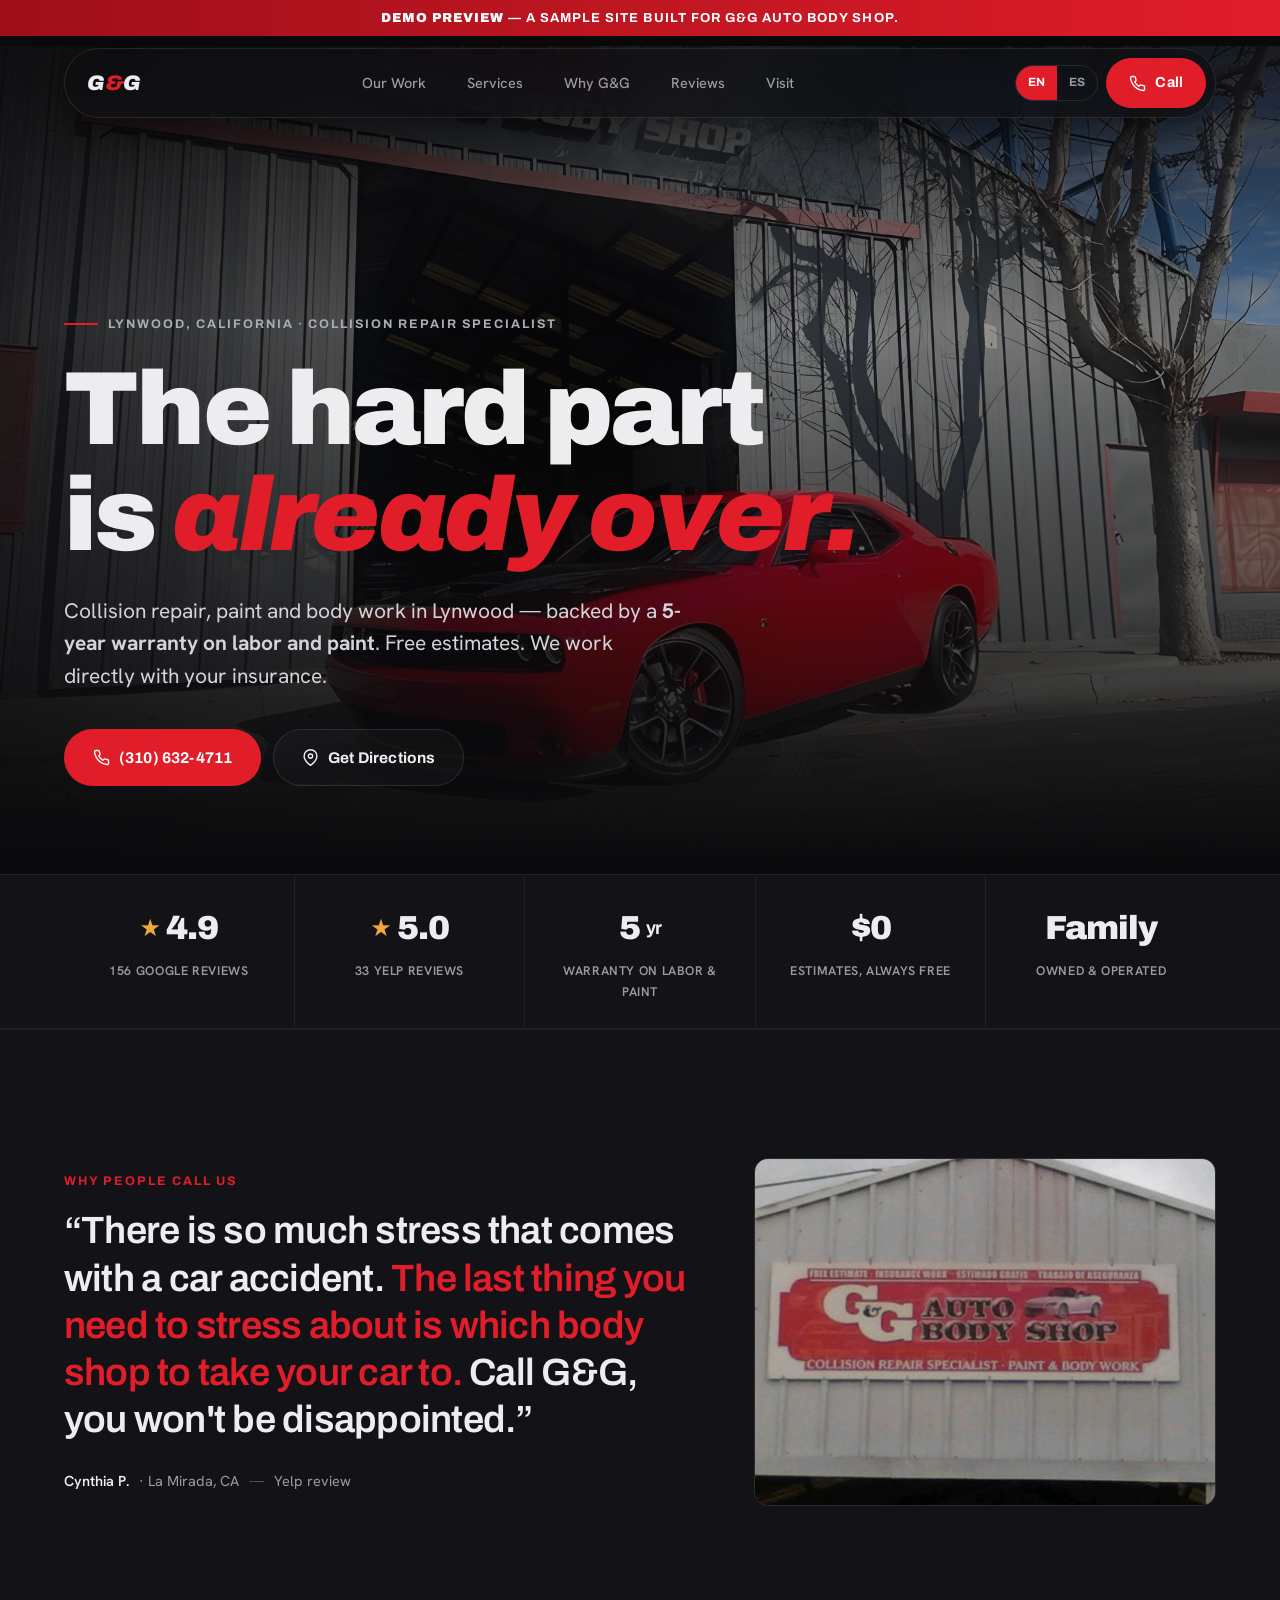
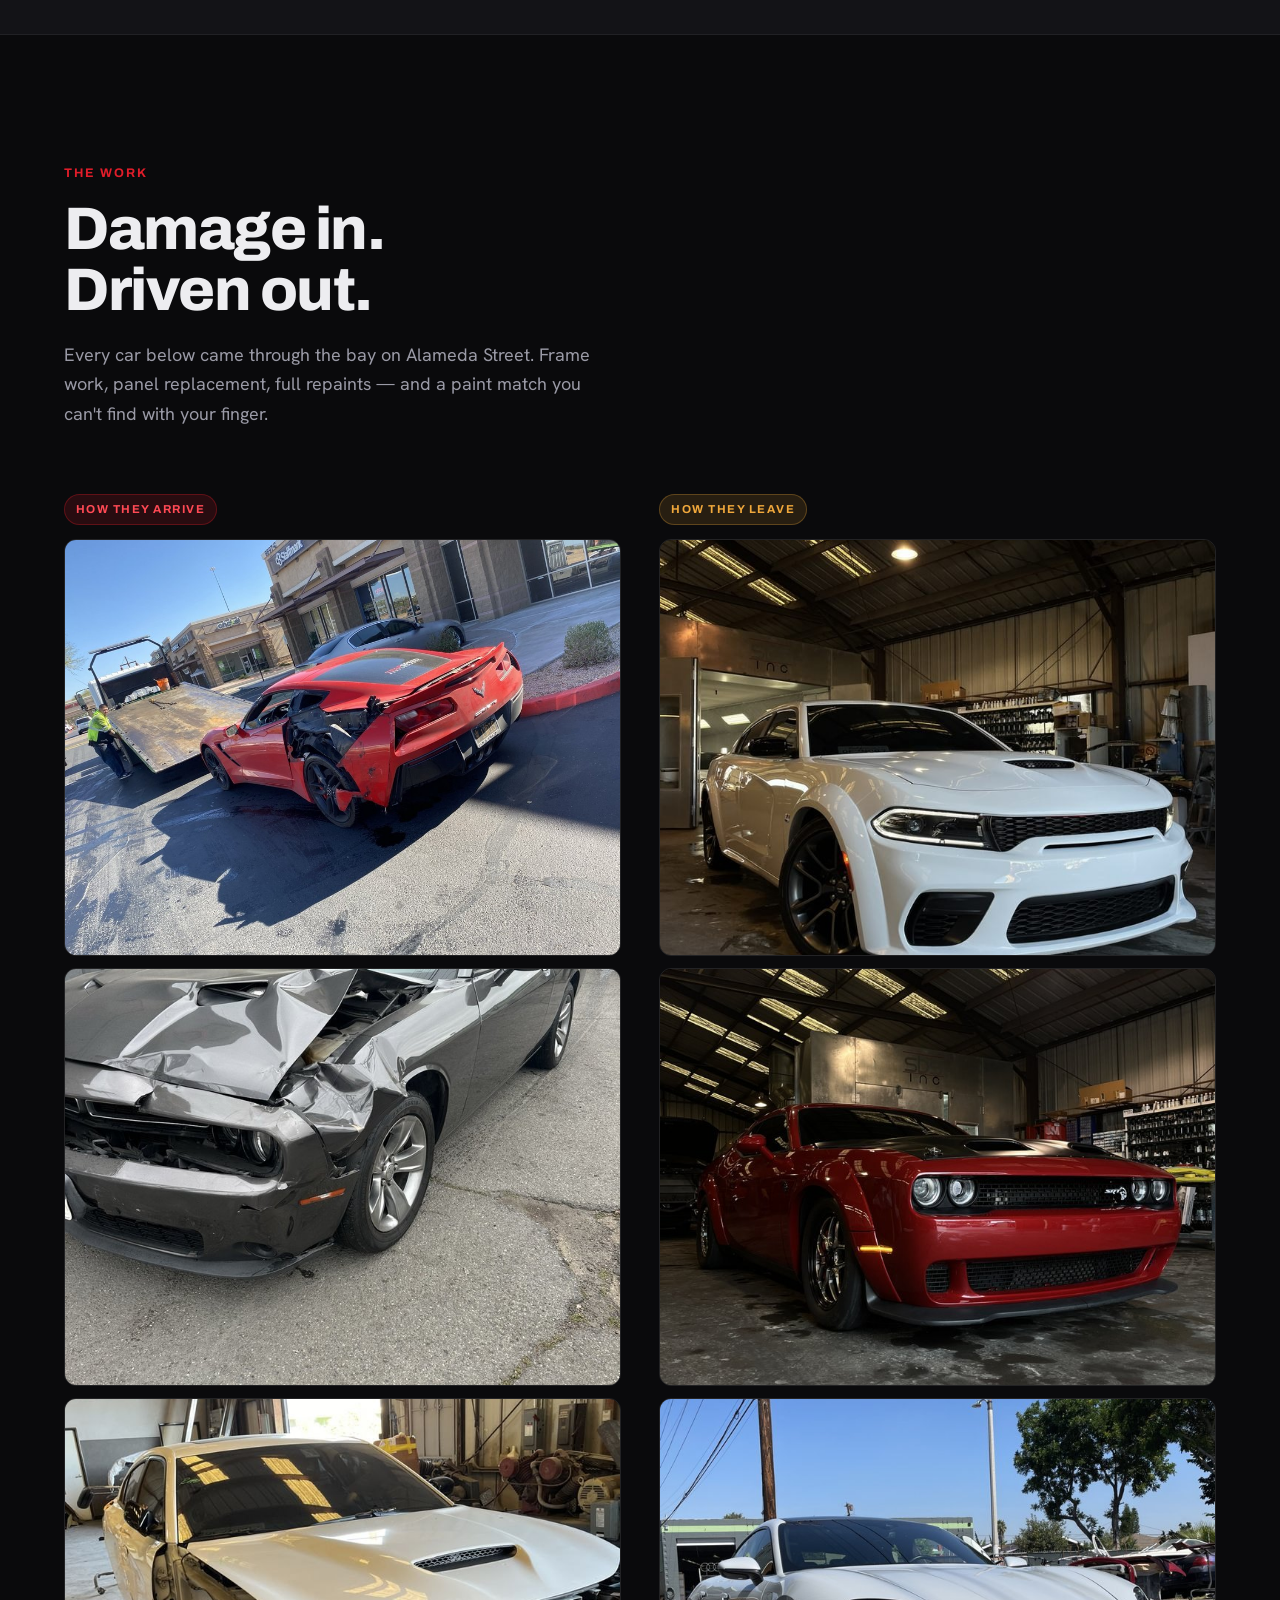
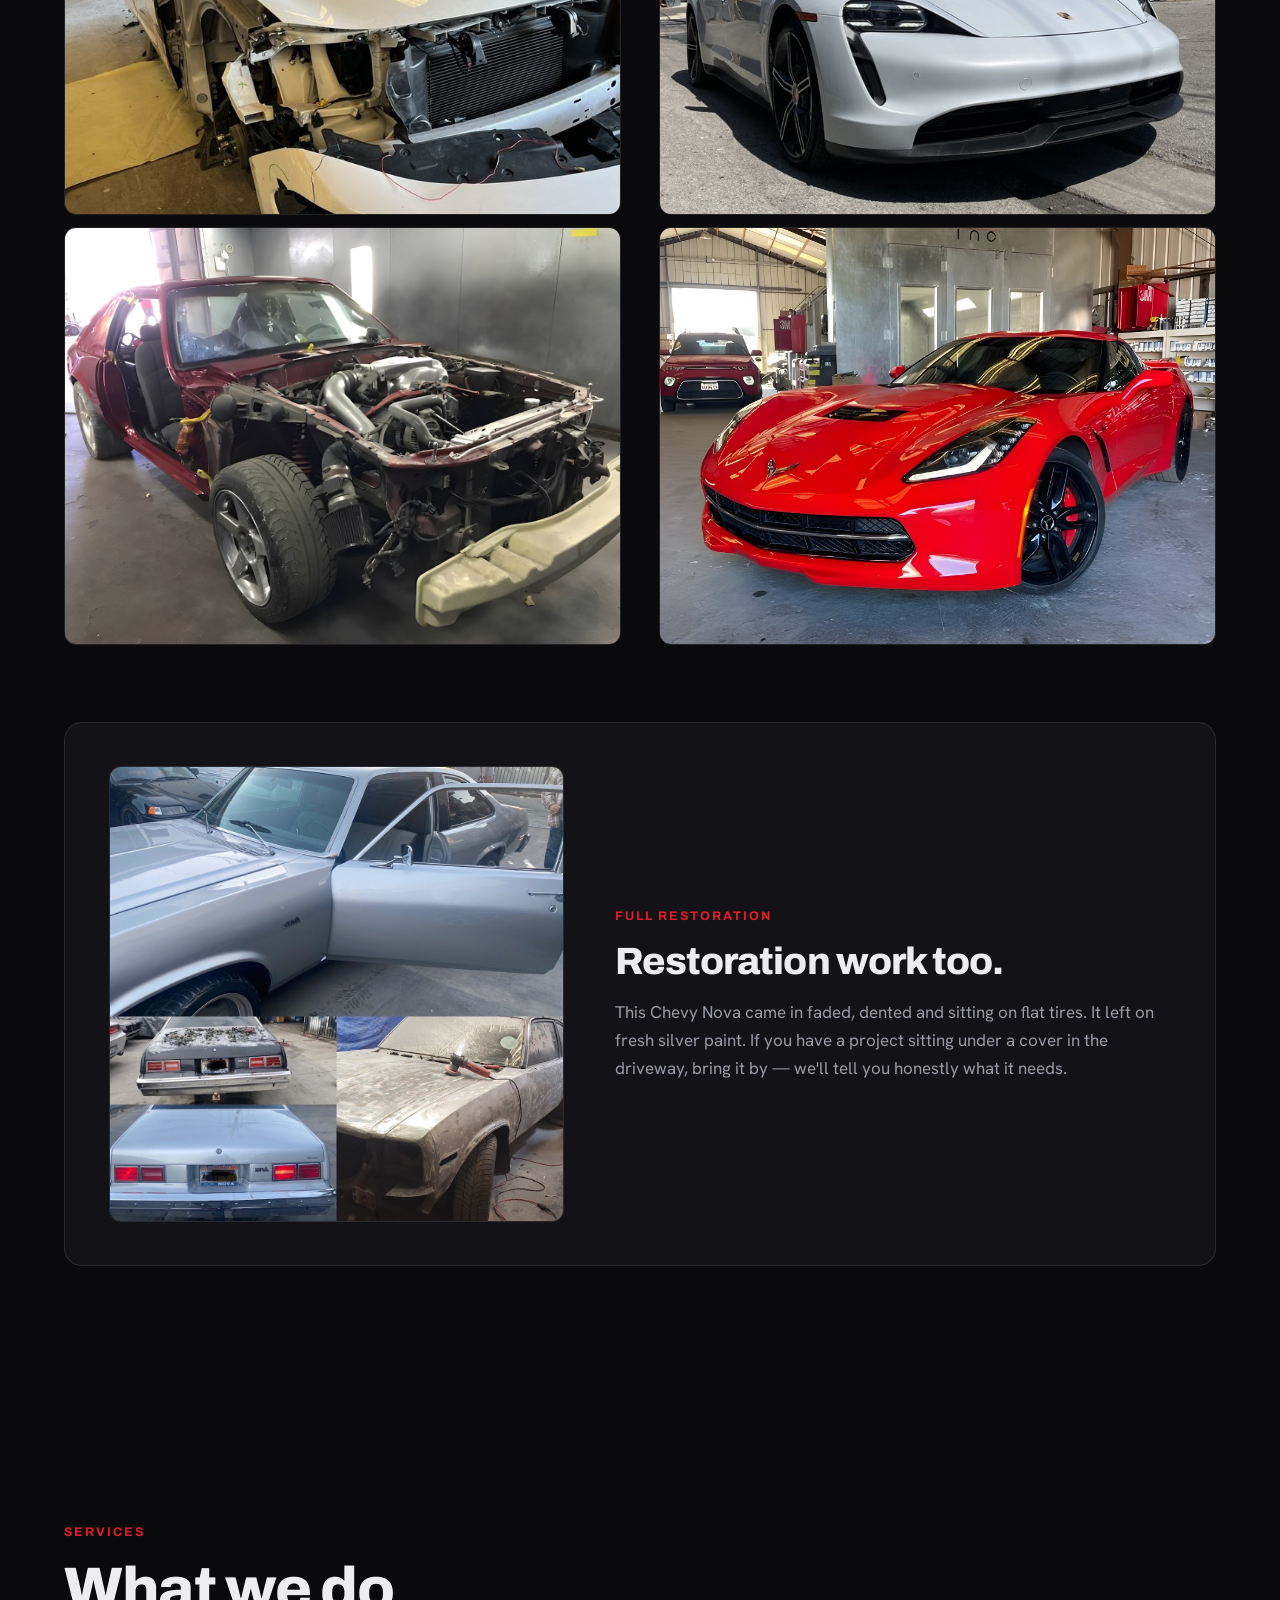
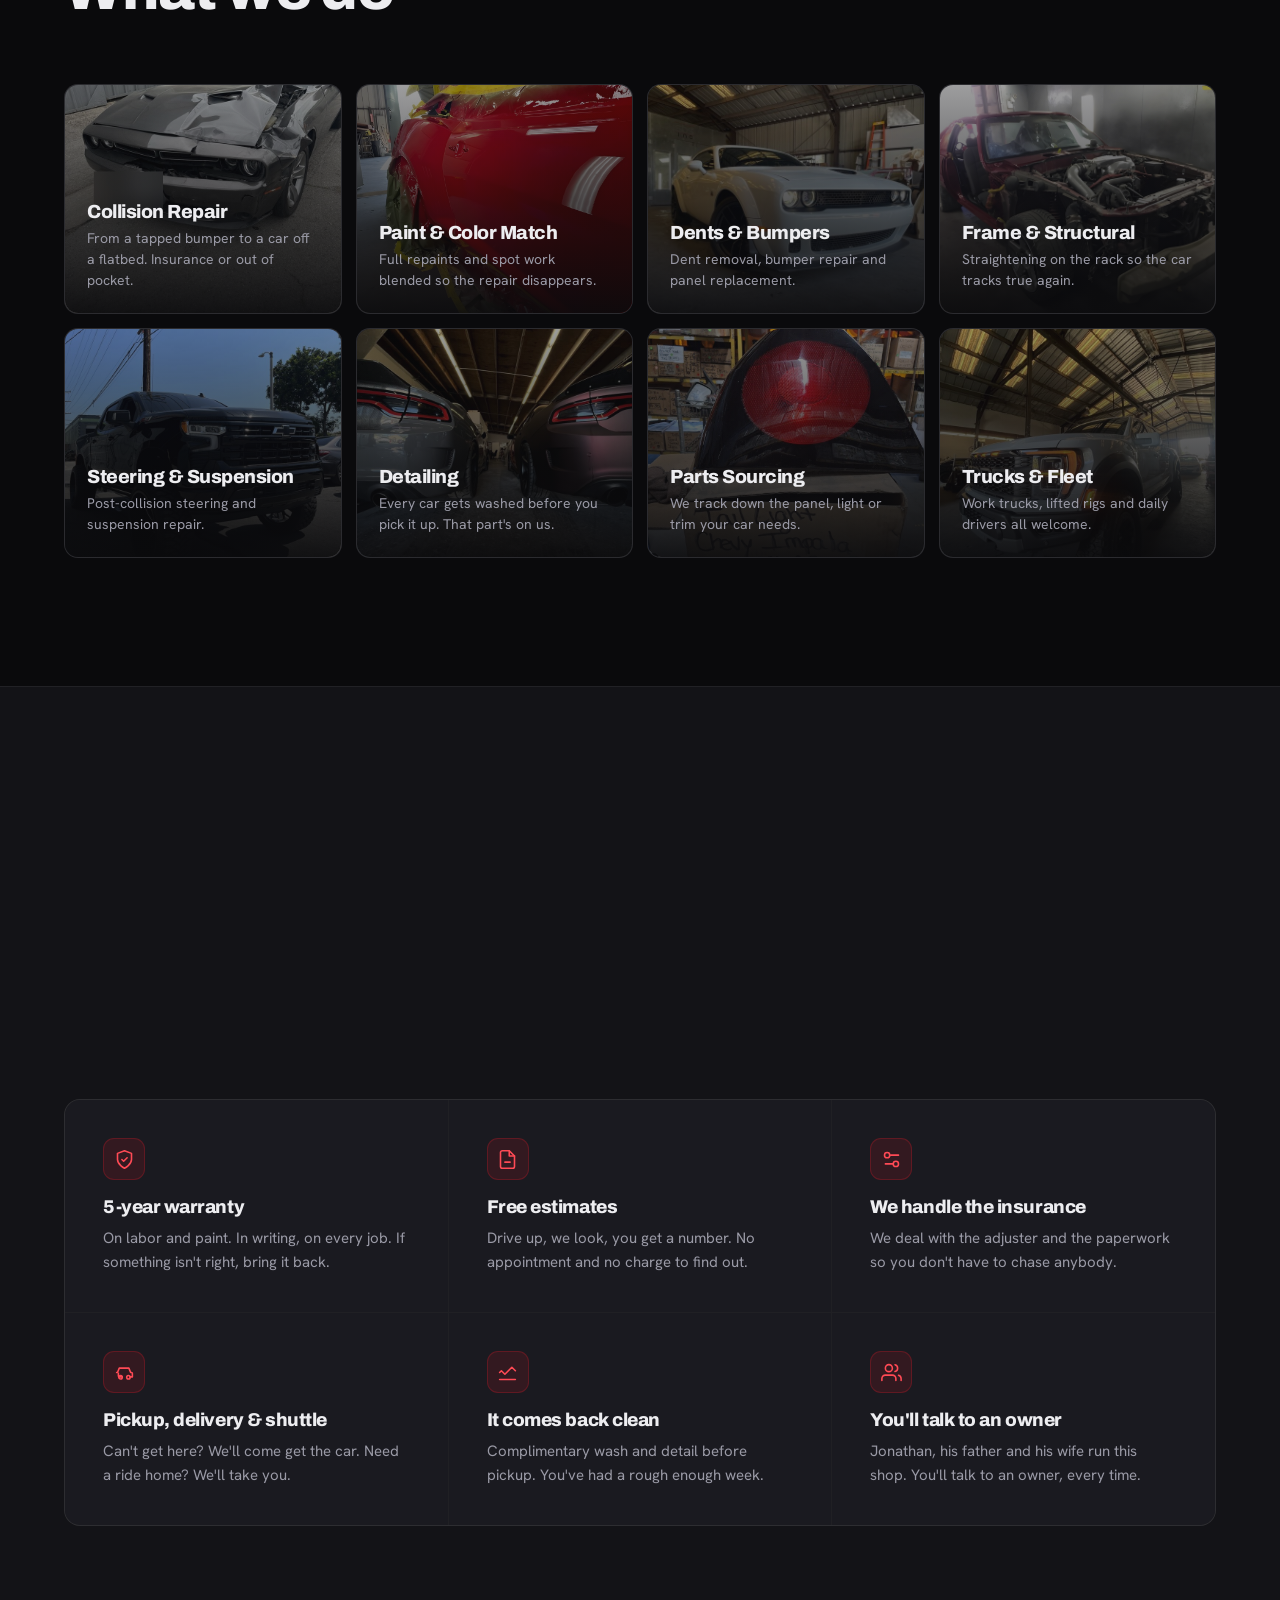
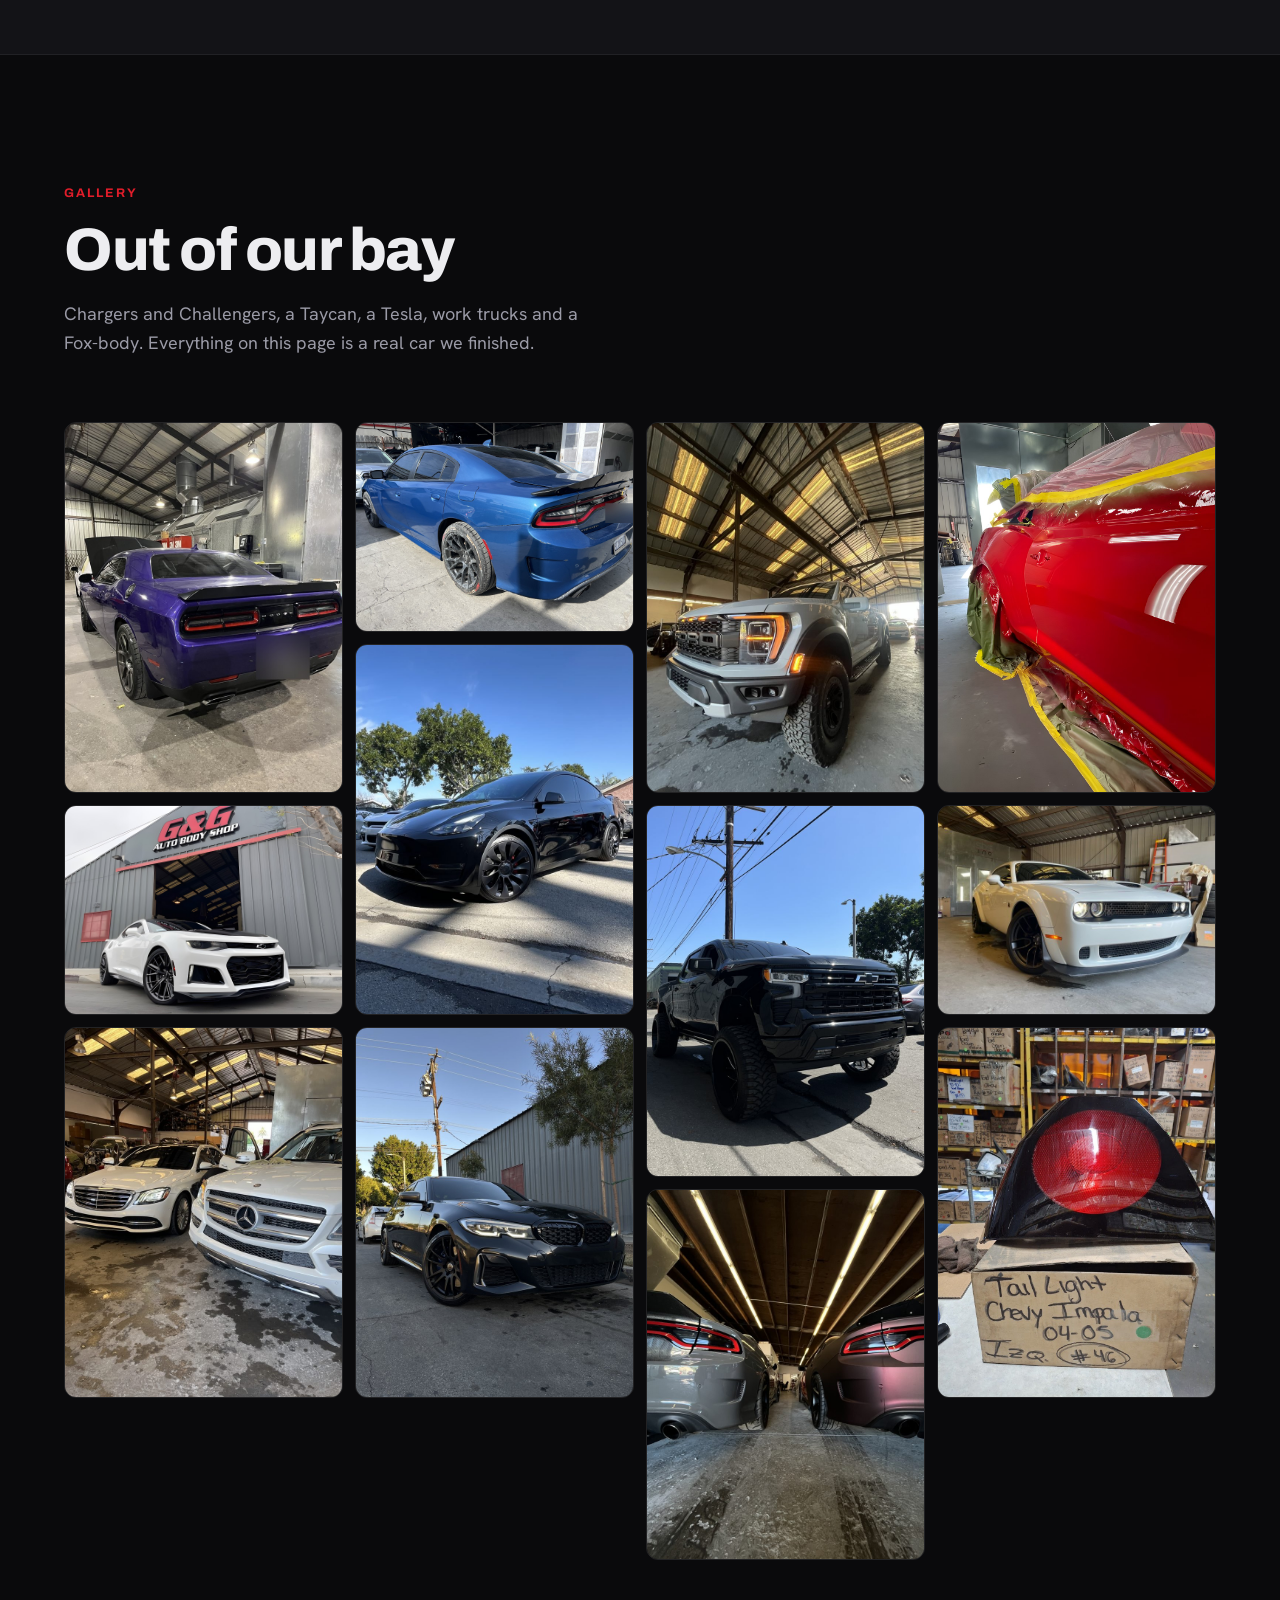
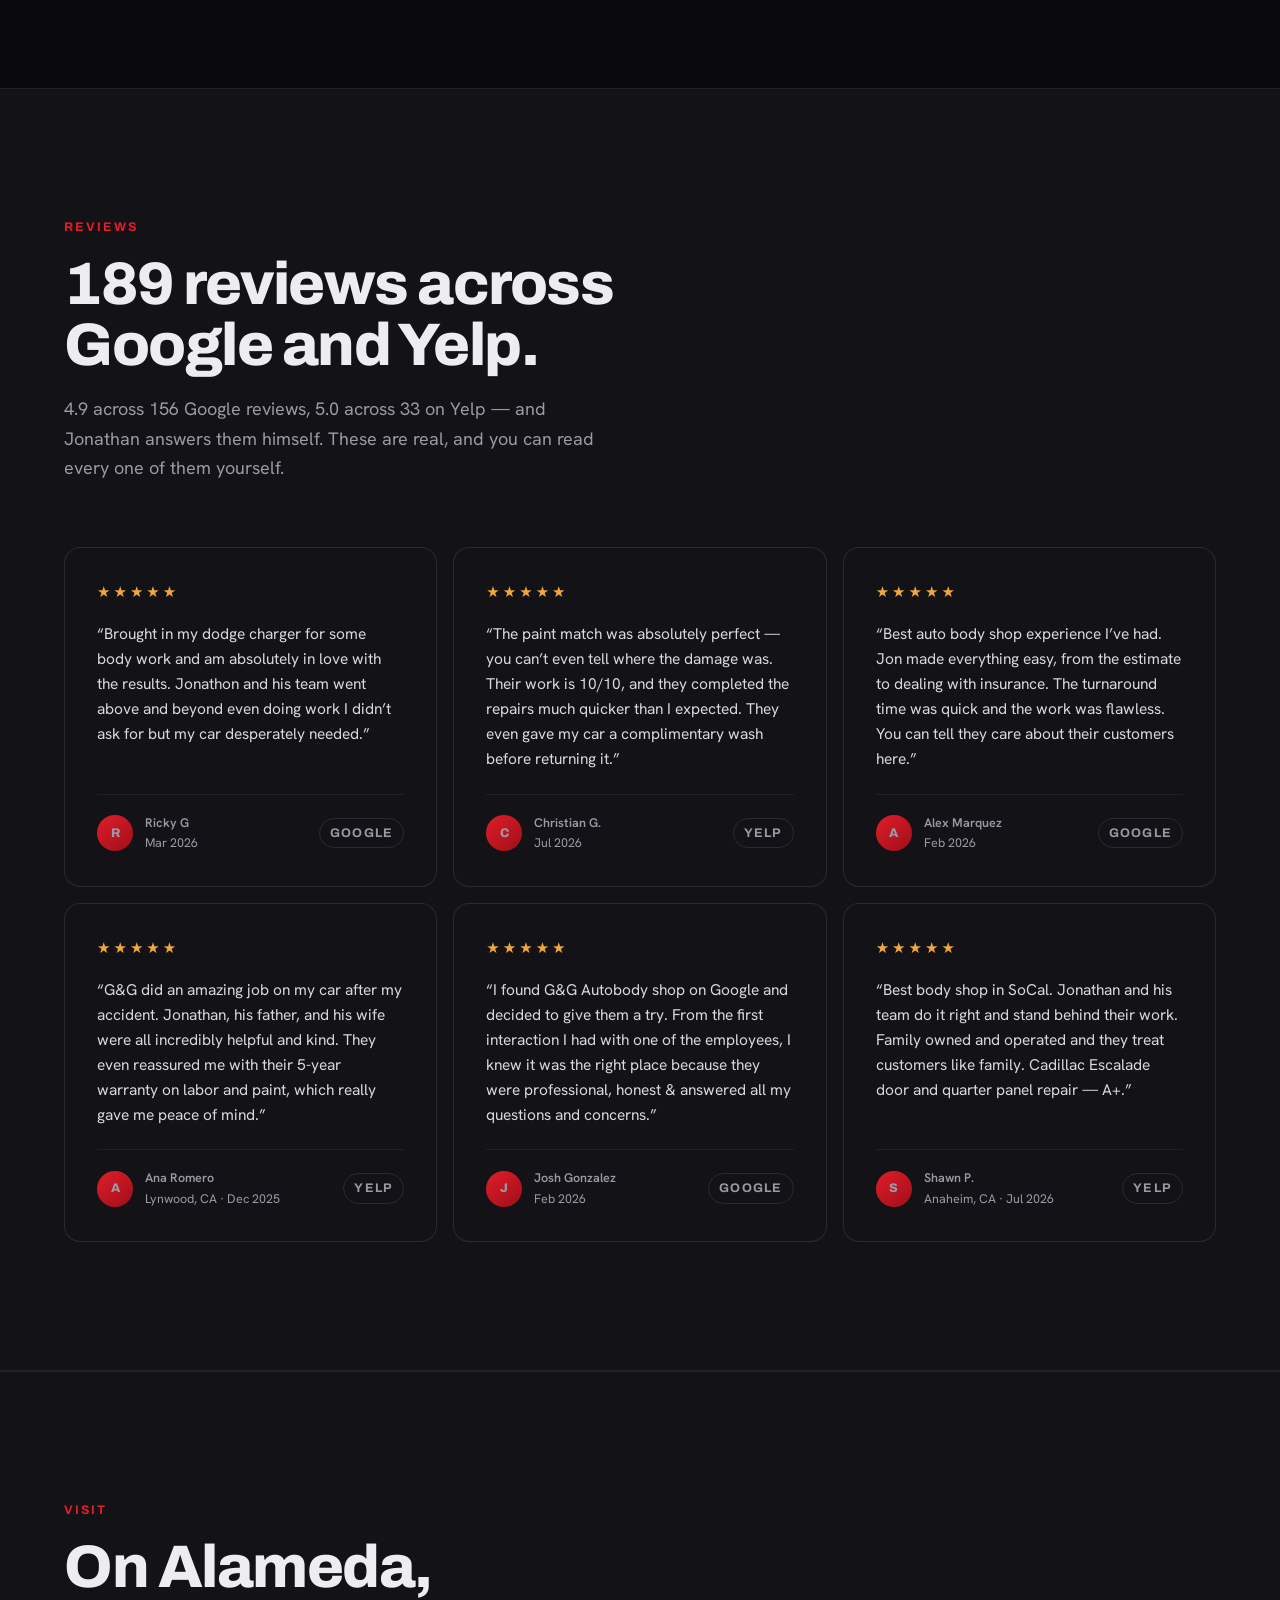
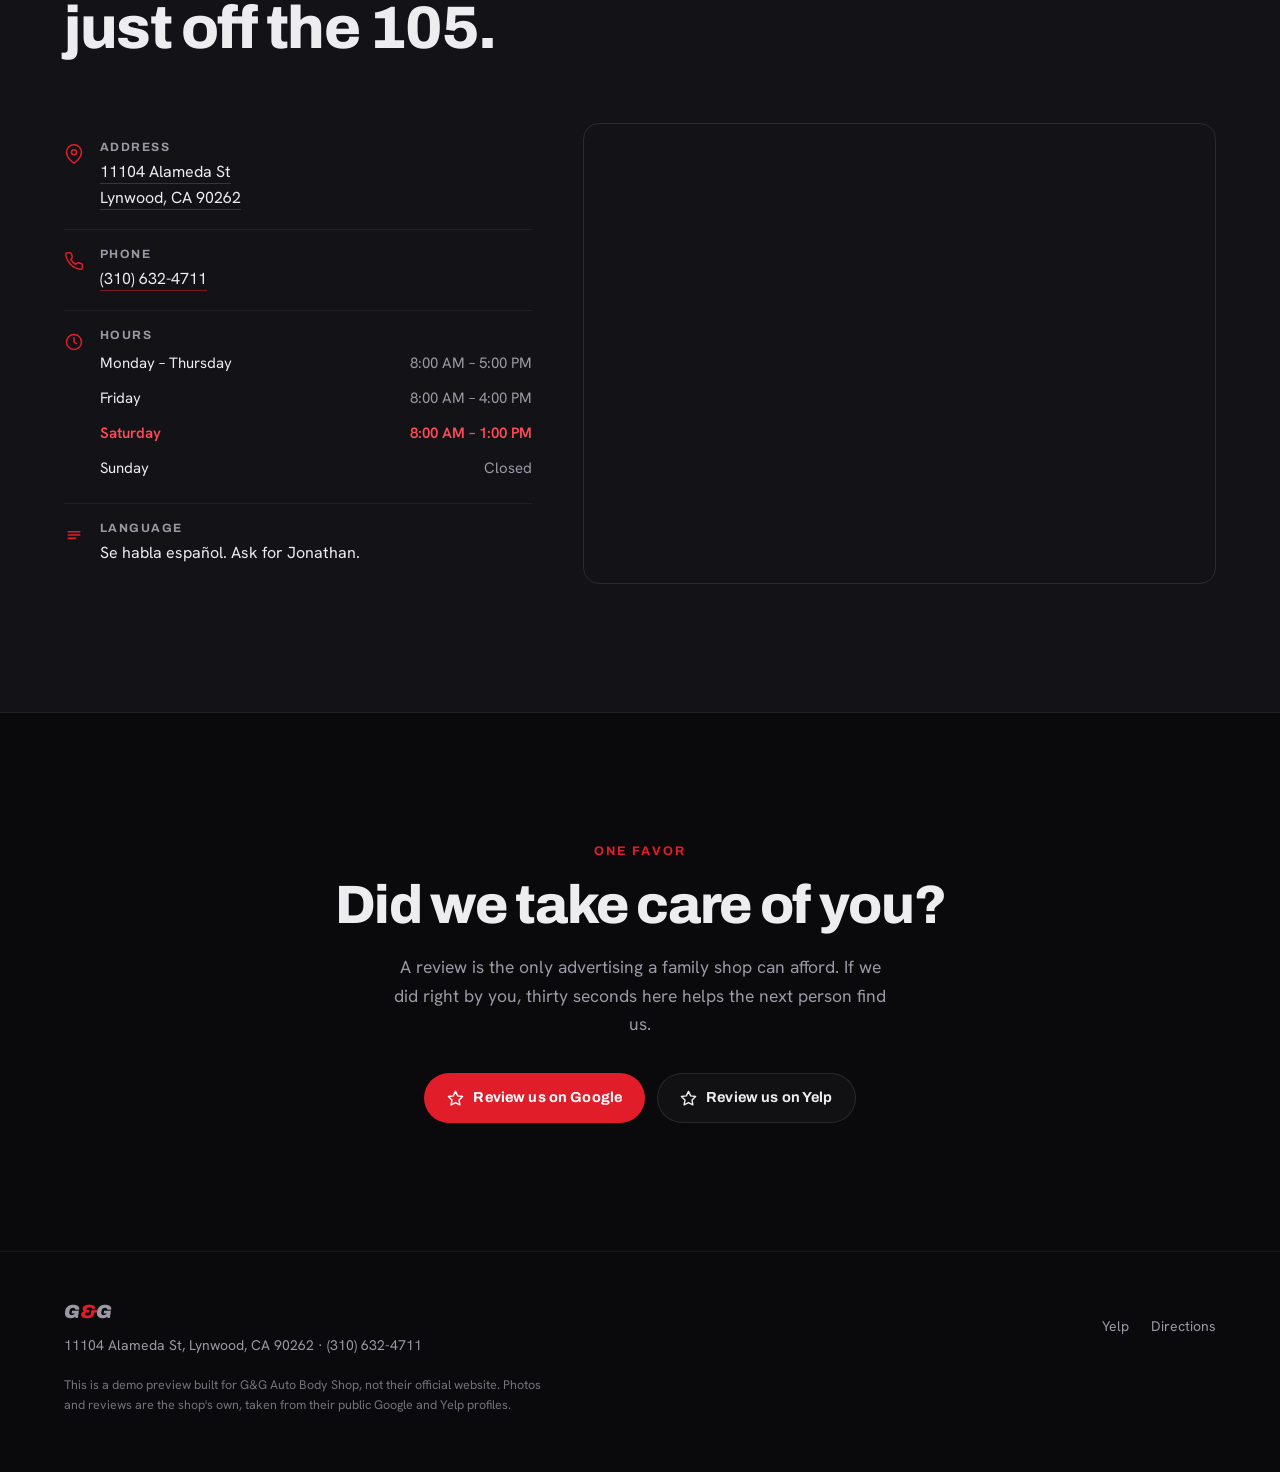
<file: gg-auto-body/index.html>
<!doctype html>
<html lang="en">
<head>
<meta charset="utf-8">
<meta name="viewport" content="width=device-width, initial-scale=1, viewport-fit=cover">
<title>G&amp;G Auto Body Shop — Collision Repair in Lynwood, CA</title>
<meta name="robots" content="noindex,nofollow">
<meta name="description" content="Collision repair specialist in Lynwood, CA. 5-year warranty on labor and paint, free estimates, insurance work handled. Family owned. 4.9 on Google, 5.0 on Yelp.">
<link rel="icon" href="favicon.svg" type="image/svg+xml">
<link rel="preconnect" href="https://fonts.googleapis.com">
<link rel="preconnect" href="https://fonts.gstatic.com" crossorigin>
<link href="https://fonts.googleapis.com/css2?family=Archivo:ital,wght@0,500;0,600;0,700;0,800;0,900;1,800;1,900&family=Hanken+Grotesk:wght@400;500;600;700&display=swap" rel="stylesheet">
<style>
:root{
  --ink:#0A0A0C; --panel:#131317; --panel-2:#1A1A20;
  --line:rgba(255,255,255,.10); --line-2:rgba(255,255,255,.06);
  --red:#E11D2A; --red-lo:#9E0F19; --red-hi:#FF4A55;
  --chrome-1:#F2F3F5; --chrome-2:#A8ACB4;
  --amber:#F0A83C;
  --text:#EDEDF0; --muted:#9A9AA6;
  --display:'Archivo',system-ui,-apple-system,'Segoe UI',Roboto,Helvetica,Arial,sans-serif;
  --body:'Hanken Grotesk',system-ui,-apple-system,'Segoe UI',Roboto,Helvetica,Arial,sans-serif;
  --ease:cubic-bezier(.22,.61,.36,1);
  --pad:clamp(20px,5vw,80px);
  --maxw:1280px;
}
*{box-sizing:border-box}
html{scroll-behavior:smooth;-webkit-text-size-adjust:100%}
body{
  margin:0;background:var(--ink);color:var(--text);
  font-family:var(--body);font-size:17px;line-height:1.65;
  -webkit-font-smoothing:antialiased;overflow-x:hidden;
}
img{max-width:100%;height:auto;display:block}
a{color:inherit}
h1,h2,h3,h4{font-family:var(--display);margin:0;line-height:1.02;letter-spacing:-.025em}
.wrap{max-width:var(--maxw);margin:0 auto;padding-inline:var(--pad)}
.lang-es,body[data-lang="es"] .lang-en{display:none}
body[data-lang="es"] .lang-es{display:revert}

/* ---------- demo banner ---------- */
.demo{
  position:relative;z-index:60;background:linear-gradient(90deg,var(--red-lo),var(--red));
  color:#fff;font-family:var(--display);font-weight:700;font-size:13px;
  letter-spacing:.08em;text-transform:uppercase;text-align:center;
  padding:9px 16px;line-height:1.4;
}
.demo b{font-weight:900}

/* ---------- nav ---------- */
.nav{
  position:sticky;top:12px;z-index:50;margin:12px auto 0;
  width:min(var(--maxw), calc(100% - 2 * var(--pad)));
  display:flex;align-items:center;gap:14px;
  padding:9px 9px 9px 22px;border-radius:100px;
  background:rgba(14,14,17,.72);backdrop-filter:blur(18px) saturate(1.5);
  -webkit-backdrop-filter:blur(18px) saturate(1.5);
  border:1px solid var(--line);box-shadow:0 12px 40px rgba(0,0,0,.5);
}
/* Scroll progress traces the pill's outline. The SVG is sized in real pixels to the
   nav's border box (see sizeRing) so the capsule corners match the CSS radius exactly —
   a scaled viewBox would turn them into ellipses. */
.nav-ring{position:absolute;top:-1px;left:-1px;pointer-events:none;overflow:visible;z-index:3}
.nav-ring rect{
  fill:none;stroke:url(#navGrad);stroke-width:2;stroke-linecap:round;
  stroke-dasharray:1;stroke-dashoffset:1;
}
.brand{font-family:var(--display);font-weight:900;font-style:italic;font-size:21px;
  letter-spacing:-.02em;white-space:nowrap;text-decoration:none}
.brand span{color:var(--red)}
.nav-links{display:flex;gap:clamp(22px,3.2vw,46px);margin-inline:auto;font-size:14.5px;font-weight:500}
.nav-links a{text-decoration:none;color:var(--muted);transition:color .25s var(--ease);white-space:nowrap}
.nav-links a:hover{color:var(--text)}
/* nav-links' auto side margins centre it and push nav-tools flush right.
   When the links are hidden (mobile) nav-tools takes over the auto margin. */
.nav-tools{display:flex;align-items:center;gap:8px}
.lang{
  display:flex;border:1px solid var(--line);border-radius:100px;overflow:hidden;
  font-family:var(--display);font-weight:700;font-size:12px;letter-spacing:.06em;
}
.lang button{
  appearance:none;border:0;background:transparent;color:var(--muted);
  padding:7px 12px;cursor:pointer;font:inherit;transition:.25s var(--ease);
}
.lang button[aria-pressed="true"]{background:var(--red);color:#fff}

/* ---------- mobile section menu ---------- */
.nav-burger{
  display:none;appearance:none;padding:0;cursor:pointer;
  width:44px;height:44px;border-radius:100px;
  align-items:center;justify-content:center;
  border:1px solid var(--line);background:rgba(255,255,255,.04);color:var(--text);
  transition:background .25s var(--ease),border-color .25s var(--ease);
}
.nav-burger:hover{background:rgba(255,255,255,.08);border-color:rgba(255,255,255,.28)}
.nav-burger svg{width:20px;height:20px}
.nav-burger line{
  stroke:currentColor;stroke-width:2;stroke-linecap:round;
  transform-box:fill-box;transform-origin:center;
  transition:transform .38s var(--ease),opacity .18s var(--ease);
}
body.nav-open .nav-burger{background:var(--red);border-color:var(--red);color:#fff}
body.nav-open .nav-burger .l1{transform:translateY(6px) rotate(45deg)}
body.nav-open .nav-burger .l2{opacity:0;transform:scaleX(.4)}
body.nav-open .nav-burger .l3{transform:translateY(-6px) rotate(-45deg)}

.nav-sheet{
  display:none;position:absolute;top:calc(100% + 10px);left:0;right:0;
  padding:10px;border-radius:26px;
  /* nearly solid: the nav's own backdrop-filter makes it a backdrop root, so a
     translucent sheet composites lighter than its alpha suggests and the hero bled through */
  background:linear-gradient(180deg,#141419 0%,#0D0D10 100%);
  backdrop-filter:blur(22px);-webkit-backdrop-filter:blur(22px);
  border:1px solid var(--line);box-shadow:0 26px 70px rgba(0,0,0,.72);
  opacity:0;transform:translateY(-12px) scale(.98);transform-origin:top center;
  pointer-events:none;transition:opacity .3s var(--ease),transform .3s var(--ease);
}
body.nav-open .nav-sheet{opacity:1;transform:none;pointer-events:auto}
.nav-sheet a{
  display:flex;align-items:center;justify-content:space-between;gap:14px;
  padding:15px 18px;border-radius:18px;text-decoration:none;color:var(--text);
  font-family:var(--display);font-weight:700;font-size:17px;letter-spacing:-.01em;
  transition:background .2s var(--ease);
}
.nav-sheet a:active,.nav-sheet a:hover{background:rgba(255,255,255,.06)}
.nav-sheet a svg{width:15px;height:15px;flex:none;opacity:.38;
  stroke:currentColor;fill:none;stroke-width:2.2;stroke-linecap:round;stroke-linejoin:round}
.nav-sheet hr{border:0;border-top:1px solid var(--line-2);margin:8px 14px}
.nav-sheet .sheet-call{color:var(--red-hi)}
.nav-sheet .sheet-call svg{opacity:1;stroke:var(--red-hi)}

.nav-scrim{
  position:fixed;inset:0;z-index:48;background:rgba(6,6,8,.62);
  opacity:0;pointer-events:none;transition:opacity .3s var(--ease);
}
body.nav-open .nav-scrim{opacity:1;pointer-events:auto}
body.nav-open .mobile-bar{opacity:0;pointer-events:none}
.btn{
  display:inline-flex;align-items:center;gap:9px;text-decoration:none;
  font-family:var(--display);font-weight:700;font-size:14.5px;letter-spacing:.01em;
  padding:12px 22px;border-radius:100px;border:1px solid transparent;
  transition:transform .25s var(--ease),background .25s var(--ease),border-color .25s var(--ease);
  white-space:nowrap;
}
.btn:hover{transform:translateY(-2px)}
.btn-red{background:var(--red);color:#fff}
.btn-red:hover{background:var(--red-hi)}
.btn-ghost{border-color:var(--line);color:var(--text);background:rgba(255,255,255,.03)}
.btn-ghost:hover{border-color:rgba(255,255,255,.28);background:rgba(255,255,255,.07)}
.btn svg{width:17px;height:17px;flex:none}

/* ---------- hero ---------- */
.hero{position:relative;min-height:clamp(600px,92svh,940px);display:flex;align-items:flex-end;
  margin-top:-72px;padding-top:72px;overflow:hidden}
.hero-bg{position:absolute;inset:0;z-index:0}
.hero-bg img{width:100%;height:100%;object-fit:cover;object-position:52% 60%}
.hero-bg::after{
  content:'';position:absolute;inset:0;
  background:
    linear-gradient(180deg,rgba(10,10,12,.86) 0%,rgba(10,10,12,.30) 34%,rgba(10,10,12,.58) 66%,var(--ink) 99%),
    linear-gradient(90deg,rgba(10,10,12,.80) 0%,rgba(10,10,12,.18) 62%);
}
.hero-in{position:relative;z-index:1;width:100%;padding-block:clamp(44px,7vw,88px)}
.eyebrow{
  display:inline-flex;align-items:center;gap:10px;font-family:var(--display);
  font-weight:700;font-size:12.5px;letter-spacing:.16em;text-transform:uppercase;
  color:var(--chrome-2);margin-bottom:22px;
}
.eyebrow::before{content:'';width:34px;height:2px;background:var(--red)}
h1{font-size:clamp(44px,8.2vw,104px);font-weight:900;max-width:15ch}
h1 em{font-style:italic;color:var(--red);font-weight:900}
.hero p.lede{
  font-size:clamp(17px,2vw,21px);color:#D3D4D9;max-width:52ch;
  margin:26px 0 0;line-height:1.55;
}
.hero-cta{display:flex;flex-wrap:wrap;gap:12px;margin-top:36px}
.hero-cta .btn{padding:15px 28px;font-size:15.5px}

/* ---------- trust strip ---------- */
.trust{border-block:1px solid var(--line-2);background:var(--panel)}
.trust-in{display:grid;grid-template-columns:repeat(5,1fr);gap:1px;background:var(--line-2)}
.trust-item{background:var(--panel);padding:26px 20px;text-align:center}
.trust-n{font-family:var(--display);font-weight:900;font-size:clamp(24px,2.6vw,34px);
  letter-spacing:-.03em;display:flex;align-items:center;justify-content:center;gap:6px}
.trust-n .star{color:var(--amber);font-size:.72em}
.trust-l{font-size:12.5px;color:var(--muted);margin-top:5px;letter-spacing:.05em;
  text-transform:uppercase;font-weight:600}

/* ---------- sections ---------- */
section{padding-block:clamp(72px,10vw,140px)}
.sec-head{max-width:60ch;margin-bottom:clamp(38px,5vw,64px)}
.sec-head h2{font-size:clamp(32px,5vw,60px);font-weight:800}
.sec-head p{color:var(--muted);font-size:18px;margin:18px 0 0;max-width:54ch}
.kicker{font-family:var(--display);font-weight:700;font-size:12.5px;letter-spacing:.16em;
  text-transform:uppercase;color:var(--red);margin-bottom:16px;display:block}

/* thesis */
.thesis{background:var(--panel);border-block:1px solid var(--line-2)}
.thesis-grid{display:grid;grid-template-columns:1.15fr .85fr;gap:clamp(32px,5vw,72px);align-items:center}
blockquote{margin:0;font-family:var(--display);font-weight:600;
  font-size:clamp(23px,3.1vw,38px);line-height:1.24;letter-spacing:-.02em}
blockquote .hl{color:var(--red)}
.cite{margin-top:26px;font-size:14.5px;color:var(--muted);display:flex;align-items:center;gap:10px}
.cite b{color:var(--text);font-weight:600}
.thesis figure{margin:0}
.thesis img{border-radius:14px;border:1px solid var(--line)}

/* work: damage in / driven out */
.split{display:grid;grid-template-columns:1fr 1fr;gap:clamp(20px,3vw,40px)}
.split h3{font-size:clamp(20px,2.4vw,28px);font-weight:800;margin-bottom:6px}
.split .sub{color:var(--muted);font-size:14.5px;margin-bottom:22px}
.stack{display:grid;gap:12px}
.stack img{border-radius:12px;border:1px solid var(--line);aspect-ratio:4/3;object-fit:cover;width:100%}
.tag{display:inline-flex;align-items:center;gap:8px;font-family:var(--display);font-weight:700;
  font-size:11.5px;letter-spacing:.13em;text-transform:uppercase;padding:5px 11px;
  border-radius:100px;margin-bottom:14px}
.tag-in{background:rgba(225,29,42,.14);color:var(--red-hi);border:1px solid rgba(225,29,42,.3)}
.tag-out{background:rgba(240,168,60,.13);color:var(--amber);border:1px solid rgba(240,168,60,.28)}

/* restoration feature */
.resto{margin-top:clamp(48px,6vw,88px);display:grid;grid-template-columns:.9fr 1.1fr;
  gap:clamp(28px,4vw,56px);align-items:center;
  background:var(--panel);border:1px solid var(--line);border-radius:18px;
  padding:clamp(24px,3.4vw,44px)}
.resto img{border-radius:12px;border:1px solid var(--line)}
.resto h3{font-size:clamp(24px,3vw,38px);font-weight:800;margin-bottom:16px}
.resto p{color:var(--muted);margin:0}

/* services */
.svc{display:grid;grid-template-columns:repeat(4,1fr);gap:14px}
.svc-card{
  position:relative;border:1px solid var(--line);border-radius:14px;overflow:hidden;
  background:var(--panel);min-height:230px;display:flex;flex-direction:column;
  justify-content:flex-end;padding:22px;isolation:isolate;
  transition:border-color .3s var(--ease),transform .3s var(--ease);
}
.svc-card:hover{border-color:rgba(225,29,42,.5);transform:translateY(-4px)}
.svc-card img{position:absolute;inset:0;z-index:-2;width:100%;height:100%;object-fit:cover;
  opacity:.62;transition:opacity .4s var(--ease),transform .6s var(--ease)}
.svc-card:hover img{opacity:.78;transform:scale(1.05)}
.svc-card::after{content:'';position:absolute;inset:0;z-index:-1;
  background:linear-gradient(180deg,rgba(10,10,12,.05) 0%,rgba(10,10,12,.45) 45%,rgba(10,10,12,.93) 100%)}
.svc-card h3{font-size:19px;font-weight:800}
.svc-card p{font-size:14px;color:var(--muted);margin:7px 0 0;line-height:1.5}

/* why */
.why{background:var(--panel);border-block:1px solid var(--line-2)}
.why-grid{display:grid;grid-template-columns:repeat(3,1fr);gap:1px;background:var(--line-2);
  border:1px solid var(--line-2);border-radius:16px;overflow:hidden}
.why-item{background:var(--panel-2);padding:clamp(26px,3vw,38px)}
.why-ico{width:42px;height:42px;border-radius:11px;display:grid;place-items:center;
  background:rgba(225,29,42,.13);border:1px solid rgba(225,29,42,.26);margin-bottom:18px}
.why-ico svg{width:21px;height:21px;stroke:var(--red-hi);fill:none;stroke-width:1.8;
  stroke-linecap:round;stroke-linejoin:round}
.why-item h3{font-size:18.5px;font-weight:800;margin-bottom:9px}
.why-item p{font-size:15px;color:var(--muted);margin:0;line-height:1.6}

/* gallery */
.gal{columns:4;column-gap:12px}
.gal img{width:100%;margin-bottom:12px;border-radius:12px;border:1px solid var(--line);
  break-inside:avoid;transition:transform .4s var(--ease)}
.gal img:hover{transform:scale(1.02)}

/* reviews */
.rev{display:grid;grid-template-columns:repeat(3,1fr);gap:16px}
.rev-card{background:var(--panel);border:1px solid var(--line);border-radius:16px;
  padding:clamp(22px,2.6vw,32px);display:flex;flex-direction:column}
.stars{color:var(--amber);font-size:15px;letter-spacing:3px;margin-bottom:16px}
.rev-card p{margin:0 0 22px;font-size:15.5px;line-height:1.62;color:#D8D9DE;flex:1}
.rev-who{display:flex;align-items:center;gap:12px;font-size:14px;padding-top:18px;
  border-top:1px solid var(--line-2)}
.avatar{width:36px;height:36px;border-radius:50%;flex:none;display:grid;place-items:center;
  font-family:var(--display);font-weight:800;font-size:14px;color:#fff;
  background:linear-gradient(140deg,var(--red),var(--red-lo))}
.rev-who b{display:block;font-weight:600}
.rev-who span{color:var(--muted);font-size:12.5px}
.src{margin-left:auto;font-family:var(--display);font-weight:700;font-size:11px;
  letter-spacing:.1em;text-transform:uppercase;color:var(--muted);
  border:1px solid var(--line);border-radius:100px;padding:4px 10px}

/* visit */
.visit{background:var(--panel);border-block:1px solid var(--line-2)}
.visit-grid{display:grid;grid-template-columns:.85fr 1.15fr;gap:clamp(28px,4vw,56px)}
.info-row{display:flex;gap:16px;padding:18px 0;border-bottom:1px solid var(--line-2)}
.info-row:last-child{border-bottom:0}
.info-ico{width:20px;height:20px;flex:none;margin-top:3px;stroke:var(--red);fill:none;
  stroke-width:1.8;stroke-linecap:round;stroke-linejoin:round}
.info-row h4{font-family:var(--display);font-size:12px;font-weight:700;letter-spacing:.12em;
  text-transform:uppercase;color:var(--muted);margin-bottom:5px}
.info-row div p{margin:0;font-size:16px}
.info-row a{color:var(--text);text-decoration:none;border-bottom:1px solid rgba(225,29,42,.5);
  padding-bottom:1px}
.hours{width:100%;border-collapse:collapse;font-size:15px;margin-top:4px}
.hours td{padding:5px 0}
.hours td:last-child{text-align:right;color:var(--muted);font-variant-numeric:tabular-nums}
.hours tr.today td{color:var(--red-hi);font-weight:600}
.map{border-radius:16px;overflow:hidden;border:1px solid var(--line);min-height:420px;height:100%}
.map iframe{width:100%;height:100%;min-height:420px;border:0;display:block;filter:grayscale(.25) contrast(1.05)}

/* review CTA */
.cta-rev{text-align:center}
.cta-rev h2{font-size:clamp(30px,4.6vw,54px);font-weight:800;max-width:20ch;margin-inline:auto}
.cta-rev p{color:var(--muted);max-width:50ch;margin:20px auto 0;font-size:17.5px}
.cta-btns{display:flex;flex-wrap:wrap;gap:12px;justify-content:center;margin-top:34px}

/* footer */
footer{border-top:1px solid var(--line-2);padding-block:44px;font-size:14px;color:var(--muted)}
.foot{display:flex;flex-wrap:wrap;gap:20px;align-items:center;justify-content:space-between}
.foot a{color:var(--muted);text-decoration:none}
.foot a:hover{color:var(--text)}
.foot-note{font-size:12.5px;opacity:.72;margin-top:18px;max-width:70ch}

/* sticky mobile bar */
.mobile-bar{display:none}

/* reveal */
.rise{opacity:0;transform:translateY(22px);transition:opacity .8s var(--ease),transform .8s var(--ease)}
.rise.in{opacity:1;transform:none}

/* ---------- responsive ---------- */
@media (max-width:1100px){
  .svc{grid-template-columns:repeat(2,1fr)}
  .gal{columns:3}
  .rev{grid-template-columns:repeat(2,1fr)}
  .why-grid{grid-template-columns:repeat(2,1fr)}
  .trust-in{grid-template-columns:repeat(6,1fr)}
  .trust-item{grid-column:span 2}
  .trust-item:nth-child(4),.trust-item:nth-child(5){grid-column:span 3}
}
@media (max-width:860px){
  .nav-links{display:none}
  .nav-tools{margin-left:auto}
  /* the pill's Call button is redundant with the fixed bottom bar — swap it for the menu */
  .nav-tools > .btn-red{display:none}
  .nav-burger{display:inline-flex}
  .nav-sheet{display:block}
  .thesis-grid,.resto,.visit-grid,.split{grid-template-columns:1fr}
  .resto{gap:26px}
  .gal{columns:2}
  .rev{grid-template-columns:1fr}
  .why-grid{grid-template-columns:1fr}
  .trust-in{grid-template-columns:repeat(2,1fr)}
  .trust-item,.trust-item:nth-child(4),.trust-item:nth-child(5){grid-column:auto}
  .trust-item:last-child{grid-column:1 / -1}
  .hero{min-height:88svh}
  body{padding-bottom:76px}
  .mobile-bar{
    display:grid;grid-template-columns:1fr 1fr;gap:10px;
    position:fixed;left:0;right:0;bottom:0;z-index:55;
    padding:12px 14px calc(12px + env(safe-area-inset-bottom));
    background:rgba(10,10,12,.86);backdrop-filter:blur(16px);
    -webkit-backdrop-filter:blur(16px);border-top:1px solid var(--line);
  }
  .mobile-bar .btn{justify-content:center;padding:14px 12px;font-size:14.5px}
  /* the fixed bar is a fallback for once the hero's own buttons have scrolled away —
     without this it duplicates them on load, four buttons doing two jobs */
  .mobile-bar{opacity:0;transform:translateY(100%);pointer-events:none;
    transition:opacity .3s var(--ease),transform .3s var(--ease)}
  body.past-hero .mobile-bar{opacity:1;transform:none;pointer-events:auto}
  body.nav-open .mobile-bar{opacity:0;transform:translateY(100%);pointer-events:none}
}
@media (max-width:480px){
  .trust-in{grid-template-columns:1fr 1fr}
  .trust-item:last-child{grid-column:1 / -1}
  .hero-cta .btn{flex:1;justify-content:center}
  .eyebrow{font-size:11px;letter-spacing:.11em;margin-bottom:16px}
  .hero-bg img{object-position:58% 66%}
}
@media (prefers-reduced-motion:reduce){
  *{animation:none !important;transition:none !important;scroll-behavior:auto !important}
  .rise{opacity:1;transform:none}
}
</style>
<script type="application/ld+json">
{
  "@context": "https://schema.org",
  "@type": "AutoBodyShop",
  "name": "G&G Auto Body Shop",
  "telephone": "+13106324711",
  "address": {
    "@type": "PostalAddress",
    "streetAddress": "11104 Alameda St",
    "addressLocality": "Lynwood",
    "addressRegion": "CA",
    "postalCode": "90262",
    "addressCountry": "US"
  },
  "openingHoursSpecification": [
    {
      "@type": "OpeningHoursSpecification",
      "dayOfWeek": [
        "Monday",
        "Tuesday",
        "Wednesday",
        "Thursday"
      ],
      "opens": "08:00",
      "closes": "17:00"
    },
    {
      "@type": "OpeningHoursSpecification",
      "dayOfWeek": "Friday",
      "opens": "08:00",
      "closes": "16:00"
    },
    {
      "@type": "OpeningHoursSpecification",
      "dayOfWeek": "Saturday",
      "opens": "08:00",
      "closes": "13:00"
    }
  ],
  "aggregateRating": {
    "@type": "AggregateRating",
    "ratingValue": "4.9",
    "reviewCount": "156"
  }
}
</script>
</head>
<body data-lang="en">

<div class="demo">
  <span class="lang-en"><b>Demo preview</b> — a sample site built for G&amp;G Auto Body Shop.</span>
  <span class="lang-es"><b>Vista de demostración</b> — sitio de muestra hecho para G&amp;G Auto Body Shop.</span>
</div>

<nav class="nav">
  <svg class="nav-ring" aria-hidden="true" focusable="false">
    <defs>
      <linearGradient id="navGrad" x1="0" y1="0" x2="1" y2="0">
        <stop offset="0" stop-color="#E11D2A"/>
        <stop offset=".55" stop-color="#FF4A55"/>
        <stop offset="1" stop-color="#F0A83C"/>
      </linearGradient>
    </defs>
    <rect pathLength="1"/>
  </svg>
  <a class="brand" href="#top">G<span>&amp;</span>G</a>
  <div class="nav-links">
    <a href="#work"><span class="lang-en">Our Work</span><span class="lang-es">Trabajo</span></a>
    <a href="#services"><span class="lang-en">Services</span><span class="lang-es">Servicios</span></a>
    <a href="#why"><span class="lang-en">Why G&amp;G</span><span class="lang-es">Por Qué</span></a>
    <a href="#reviews"><span class="lang-en">Reviews</span><span class="lang-es">Reseñas</span></a>
    <a href="#visit"><span class="lang-en">Visit</span><span class="lang-es">Visítenos</span></a>
  </div>
  <div class="nav-tools">
    <div class="lang" role="group" aria-label="Language">
      <button type="button" data-lang="en" aria-pressed="true">EN</button>
      <button type="button" data-lang="es" aria-pressed="false">ES</button>
    </div>
    <a class="btn btn-red" href="tel:+13106324711">
      <svg viewBox="0 0 24 24" fill="none" stroke="currentColor" stroke-width="2" stroke-linecap="round" stroke-linejoin="round" aria-hidden="true"><path d="M22 16.92v3a2 2 0 0 1-2.18 2 19.79 19.79 0 0 1-8.63-3.07 19.5 19.5 0 0 1-6-6 19.79 19.79 0 0 1-3.07-8.67A2 2 0 0 1 4.11 2h3a2 2 0 0 1 2 1.72c.13.96.36 1.9.7 2.81a2 2 0 0 1-.45 2.11L8.09 9.91a16 16 0 0 0 6 6l1.27-1.27a2 2 0 0 1 2.11-.45c.9.34 1.85.57 2.81.7A2 2 0 0 1 22 16.92z"/></svg>
      <span class="lang-en">Call</span><span class="lang-es">Llamar</span>
    </a>
    <button type="button" class="nav-burger" id="navBurger"
            aria-expanded="false" aria-controls="navSheet"
            aria-label="Menu">
      <svg viewBox="0 0 24 24" aria-hidden="true">
        <line class="l1" x1="4" y1="7"  x2="20" y2="7"/>
        <line class="l2" x1="4" y1="13" x2="20" y2="13"/>
        <line class="l3" x1="4" y1="19" x2="20" y2="19"/>
      </svg>
    </button>
  </div>

  <div class="nav-sheet" id="navSheet">
    <a href="#work"><span class="lang-en">Our Work</span><span class="lang-es">Nuestro Trabajo</span>
      <svg viewBox="0 0 24 24" aria-hidden="true"><path d="M9 5l7 7-7 7"/></svg></a>
    <a href="#services"><span class="lang-en">Services</span><span class="lang-es">Servicios</span>
      <svg viewBox="0 0 24 24" aria-hidden="true"><path d="M9 5l7 7-7 7"/></svg></a>
    <a href="#why"><span class="lang-en">Why G&amp;G</span><span class="lang-es">Por Qu&eacute; G&amp;G</span>
      <svg viewBox="0 0 24 24" aria-hidden="true"><path d="M9 5l7 7-7 7"/></svg></a>
    <a href="#reviews"><span class="lang-en">Reviews</span><span class="lang-es">Rese&ntilde;as</span>
      <svg viewBox="0 0 24 24" aria-hidden="true"><path d="M9 5l7 7-7 7"/></svg></a>
    <a href="#visit"><span class="lang-en">Visit</span><span class="lang-es">Vis&iacute;tenos</span>
      <svg viewBox="0 0 24 24" aria-hidden="true"><path d="M9 5l7 7-7 7"/></svg></a>
    <hr>
    <a class="sheet-call" href="tel:+13106324711">(310) 632-4711
      <svg viewBox="0 0 24 24" aria-hidden="true"><path d="M22 16.92v3a2 2 0 0 1-2.18 2 19.79 19.79 0 0 1-8.63-3.07 19.5 19.5 0 0 1-6-6 19.79 19.79 0 0 1-3.07-8.67A2 2 0 0 1 4.11 2h3a2 2 0 0 1 2 1.72c.13.96.36 1.9.7 2.81a2 2 0 0 1-.45 2.11L8.09 9.91a16 16 0 0 0 6 6l1.27-1.27a2 2 0 0 1 2.11-.45c.9.34 1.85.57 2.81.7A2 2 0 0 1 22 16.92z"/></svg></a>
  </div>
</nav>
<div class="nav-scrim" id="navScrim" hidden></div>

<header class="hero" id="top">
  <div class="hero-bg">
    <img src="img/hero-shop.jpg" alt="The G&amp;G Auto Body Shop building on Alameda Street in Lynwood, with a red Dodge Challenger parked outside the open bay door." fetchpriority="high">
  </div>
  <div class="hero-in wrap">
    <span class="eyebrow"><span class="lang-en">Lynwood, California · Collision Repair Specialist</span><span class="lang-es">Lynwood, California · Especialistas en Colisiones</span></span>
    <h1>
      <span class="lang-en">The hard part<br>is <em>already over.</em></span>
      <span class="lang-es">Lo difícil<br><em>ya pasó.</em></span>
    </h1>
    <p class="lede">
      <span class="lang-en">Collision repair, paint and body work in Lynwood — backed by a <strong>5-year warranty on labor and paint</strong>. Free estimates. We work directly with your insurance.</span>
      <span class="lang-es">Reparación de colisiones, pintura y hojalatería en Lynwood — con <strong>garantía de 5 años en mano de obra y pintura</strong>. Estimados gratis. Trabajamos con su aseguranza.</span>
    </p>
    <div class="hero-cta">
      <a class="btn btn-red" href="tel:+13106324711">
        <svg viewBox="0 0 24 24" fill="none" stroke="currentColor" stroke-width="2" stroke-linecap="round" stroke-linejoin="round" aria-hidden="true"><path d="M22 16.92v3a2 2 0 0 1-2.18 2 19.79 19.79 0 0 1-8.63-3.07 19.5 19.5 0 0 1-6-6 19.79 19.79 0 0 1-3.07-8.67A2 2 0 0 1 4.11 2h3a2 2 0 0 1 2 1.72c.13.96.36 1.9.7 2.81a2 2 0 0 1-.45 2.11L8.09 9.91a16 16 0 0 0 6 6l1.27-1.27a2 2 0 0 1 2.11-.45c.9.34 1.85.57 2.81.7A2 2 0 0 1 22 16.92z"/></svg>
        <span class="lang-en">(310) 632-4711</span><span class="lang-es">(310) 632-4711</span>
      </a>
      <a class="btn btn-ghost" href="https://www.google.com/maps/dir/?api=1&amp;destination=11104+Alameda+St+Lynwood+CA+90262" target="_blank" rel="noopener">
        <svg viewBox="0 0 24 24" fill="none" stroke="currentColor" stroke-width="2" stroke-linecap="round" stroke-linejoin="round" aria-hidden="true"><path d="M21 10c0 7-9 13-9 13s-9-6-9-13a9 9 0 0 1 18 0z"/><circle cx="12" cy="10" r="3"/></svg>
        <span class="lang-en">Get Directions</span><span class="lang-es">Cómo Llegar</span>
      </a>
    </div>
  </div>
</header>

<div class="trust">
  <div class="wrap"><div class="trust-in">
    <div class="trust-item">
      <div class="trust-n"><span class="star">&#9733;&#xFE0E;</span>4.9</div>
      <div class="trust-l"><span class="lang-en">156 Google reviews</span><span class="lang-es">156 reseñas Google</span></div>
    </div>
    <div class="trust-item">
      <div class="trust-n"><span class="star">&#9733;&#xFE0E;</span>5.0</div>
      <div class="trust-l"><span class="lang-en">33 Yelp reviews</span><span class="lang-es">33 reseñas Yelp</span></div>
    </div>
    <div class="trust-item">
      <div class="trust-n">5<span style="font-size:.55em;font-weight:700">yr</span></div>
      <div class="trust-l"><span class="lang-en">Warranty on labor &amp; paint</span><span class="lang-es">Garantía mano de obra y pintura</span></div>
    </div>
    <div class="trust-item">
      <div class="trust-n">$0</div>
      <div class="trust-l"><span class="lang-en">Estimates, always free</span><span class="lang-es">Estimados siempre gratis</span></div>
    </div>
    <div class="trust-item">
      <div class="trust-n"><span class="lang-en">Family</span><span class="lang-es">Familia</span></div>
      <div class="trust-l"><span class="lang-en">Owned &amp; operated</span><span class="lang-es">Negocio familiar</span></div>
    </div>
  </div></div>
</div>

<section class="thesis">
  <div class="wrap thesis-grid rise">
    <div>
      <span class="kicker"><span class="lang-en">Why people call us</span><span class="lang-es">Por qué nos llaman</span></span>
      <blockquote>
        <span class="lang-en">“There is so much stress that comes with a car accident. <span class="hl">The last thing you need to stress about is which body shop to take your car to.</span> Call G&amp;G, you won't be disappointed.”</span>
        <span class="lang-es">“Un accidente trae muchísimo estrés. <span class="hl">Lo último que debería preocuparle es a qué taller llevar su carro.</span> Llame a G&amp;G, no se va a arrepentir.”</span>
      </blockquote>
      <div class="cite">
        <b>Cynthia P.</b> · La Mirada, CA
        <span style="opacity:.5">—</span>
        <span class="lang-en">Yelp review</span><span class="lang-es">reseña de Yelp</span>
      </div>
    </div>
    <figure>
      <img src="img/sign.jpg" width="1000" height="750" loading="lazy"
           alt="The hand-painted G&amp;G Auto Body Shop sign reading Free Estimate, Insurance Work, Estimado Gratis, Trabajo de Aseguranza, Collision Repair Specialist, Paint and Body Work.">
    </figure>
  </div>
</section>

<section id="work">
  <div class="wrap">
    <div class="sec-head rise">
      <span class="kicker"><span class="lang-en">The work</span><span class="lang-es">El trabajo</span></span>
      <h2><span class="lang-en">Damage in.<br>Driven out.</span><span class="lang-es">Entra dañado.<br>Sale manejando.</span></h2>
      <p>
        <span class="lang-en">Every car below came through the bay on Alameda Street. Frame work, panel replacement, full repaints — and a paint match you can't find with your finger.</span>
        <span class="lang-es">Cada carro aquí pasó por nuestro taller en la calle Alameda. Chasis, reemplazo de paneles, pintura completa — y un color que ni con el dedo encuentra la diferencia.</span>
      </p>
    </div>

    <div class="split rise">
      <div>
        <span class="tag tag-in"><span class="lang-en">How they arrive</span><span class="lang-es">Como llegan</span></span>
        <div class="stack">
          <img src="img/wreck-corvette.jpg" width="1000" height="750" loading="lazy" alt="A wrecked red Corvette with rear-end damage being unloaded from a flatbed tow truck outside the shop.">
          <img src="img/wreck-challenger.jpg" width="750" height="1000" loading="lazy" alt="A silver Dodge Challenger with a crushed front end and detached bumper.">
          <img src="img/stripped-front.jpg" width="750" height="1000" loading="lazy" alt="A white car inside the shop with its front bumper, headlights and grille removed for repair.">
          <img src="img/frame-mustang.jpg" width="1280" height="960" loading="lazy" alt="A stripped Mustang shell mounted on a frame straightening rack inside the shop.">
        </div>
      </div>
      <div>
        <span class="tag tag-out"><span class="lang-en">How they leave</span><span class="lang-es">Como salen</span></span>
        <div class="stack">
          <img src="img/charger-white.jpg" width="750" height="1000" loading="lazy" alt="A finished white Dodge Charger Widebody under the shop lights, paint gleaming.">
          <img src="img/challenger-red.jpg" width="750" height="1000" loading="lazy" alt="A finished red Dodge Challenger inside the shop bay.">
          <img src="img/taycan.jpg" width="750" height="1000" loading="lazy" alt="A white Porsche Taycan finished and parked outside the shop.">
          <img src="img/corvette-red.jpg" width="960" height="1280" loading="lazy" alt="A bright red Corvette completed and parked in the shop bay.">
        </div>
      </div>
    </div>

    <div class="resto rise">
      <figure style="margin:0">
        <img src="img/nova-restoration.jpg" width="1200" height="1200" loading="lazy"
             alt="Before and after photos of a Chevrolet Nova restoration: the faded, rusted original above, and the finished silver car below.">
      </figure>
      <div>
        <span class="kicker"><span class="lang-en">Full restoration</span><span class="lang-es">Restauración completa</span></span>
        <h3><span class="lang-en">Restoration work too.</span><span class="lang-es">También restauraciones.</span></h3>
        <p>
          <span class="lang-en">This Chevy Nova came in faded, dented and sitting on flat tires. It left on fresh silver paint. If you have a project sitting under a cover in the driveway, bring it by — we'll tell you honestly what it needs.</span>
          <span class="lang-es">Este Chevy Nova llegó despintado, golpeado y con las llantas ponchadas. Salió con pintura plateada nueva. Si tiene un proyecto guardado bajo una lona, tráigalo — le decimos con honestidad qué necesita.</span>
        </p>
      </div>
    </div>
  </div>
</section>

<section id="services">
  <div class="wrap">
    <div class="sec-head rise">
      <span class="kicker"><span class="lang-en">Services</span><span class="lang-es">Servicios</span></span>
      <h2><span class="lang-en">What we do</span><span class="lang-es">Lo que hacemos</span></h2>
    </div>
    <div class="svc rise">
      <article class="svc-card">
        <img src="img/wreck-challenger2.jpg" alt="" loading="lazy" aria-hidden="true">
        <h3><span class="lang-en">Collision Repair</span><span class="lang-es">Reparación de Colisiones</span></h3>
        <p><span class="lang-en">From a tapped bumper to a car off a flatbed. Insurance or out of pocket.</span><span class="lang-es">Desde un golpe leve hasta un carro que llega en grúa. Con aseguranza o por su cuenta.</span></p>
      </article>
      <article class="svc-card">
        <img src="img/paint-masked.jpg" alt="" loading="lazy" aria-hidden="true">
        <h3><span class="lang-en">Paint &amp; Color Match</span><span class="lang-es">Pintura y Color</span></h3>
        <p><span class="lang-en">Full repaints and spot work blended so the repair disappears.</span><span class="lang-es">Pintura completa o por partes, mezclada para que no se note la reparación.</span></p>
      </article>
      <article class="svc-card">
        <img src="img/challenger-booth.jpg" alt="" loading="lazy" aria-hidden="true">
        <h3><span class="lang-en">Dents &amp; Bumpers</span><span class="lang-es">Abolladuras y Defensas</span></h3>
        <p><span class="lang-en">Dent removal, bumper repair and panel replacement.</span><span class="lang-es">Remoción de abolladuras, defensas y reemplazo de paneles.</span></p>
      </article>
      <article class="svc-card">
        <img src="img/frame-mustang.jpg" alt="" loading="lazy" aria-hidden="true">
        <h3><span class="lang-en">Frame &amp; Structural</span><span class="lang-es">Chasis y Estructura</span></h3>
        <p><span class="lang-en">Straightening on the rack so the car tracks true again.</span><span class="lang-es">Enderezado en la rampa para que el carro vuelva a alinear.</span></p>
      </article>
      <article class="svc-card">
        <img src="img/silverado.jpg" alt="" loading="lazy" aria-hidden="true">
        <h3><span class="lang-en">Steering &amp; Suspension</span><span class="lang-es">Dirección y Suspensión</span></h3>
        <p><span class="lang-en">Post-collision steering and suspension repair.</span><span class="lang-es">Reparación de dirección y suspensión después del choque.</span></p>
      </article>
      <article class="svc-card">
        <img src="img/bay-pair.jpg" alt="" loading="lazy" aria-hidden="true">
        <h3><span class="lang-en">Detailing</span><span class="lang-es">Detallado</span></h3>
        <p><span class="lang-en">Every car gets washed before you pick it up. That part's on us.</span><span class="lang-es">Todo carro se lava antes de entregarlo. Eso va por nuestra cuenta.</span></p>
      </article>
      <article class="svc-card">
        <img src="img/parts-shelf.jpg" alt="" loading="lazy" aria-hidden="true">
        <h3><span class="lang-en">Parts Sourcing</span><span class="lang-es">Búsqueda de Partes</span></h3>
        <p><span class="lang-en">We track down the panel, light or trim your car needs.</span><span class="lang-es">Localizamos el panel, la luz o la pieza que su carro necesita.</span></p>
      </article>
      <article class="svc-card">
        <img src="img/raptor.jpg" alt="" loading="lazy" aria-hidden="true">
        <h3><span class="lang-en">Trucks &amp; Fleet</span><span class="lang-es">Camionetas y Flotillas</span></h3>
        <p><span class="lang-en">Work trucks, lifted rigs and daily drivers all welcome.</span><span class="lang-es">Camionetas de trabajo, levantadas y de uso diario.</span></p>
      </article>
    </div>
  </div>
</section>

<section class="why" id="why">
  <div class="wrap">
    <div class="sec-head rise">
      <span class="kicker"><span class="lang-en">Why G&amp;G</span><span class="lang-es">Por qué G&amp;G</span></span>
      <h2><span class="lang-en">Six reasons people<br>drive past other shops.</span><span class="lang-es">Seis razones por las que<br>pasan de largo otros talleres.</span></h2>
    </div>
    <div class="why-grid rise">
      <div class="why-item">
        <div class="why-ico"><svg viewBox="0 0 24 24" aria-hidden="true"><path d="M12 22s8-4 8-10V5l-8-3-8 3v7c0 6 8 10 8 10z"/><path d="M9 12l2 2 4-4"/></svg></div>
        <h3><span class="lang-en">5-year warranty</span><span class="lang-es">Garantía de 5 años</span></h3>
        <p><span class="lang-en">On labor and paint. In writing, on every job. If something isn't right, bring it back.</span><span class="lang-es">En mano de obra y pintura. Por escrito, en cada trabajo. Si algo no quedó bien, regréselo.</span></p>
      </div>
      <div class="why-item">
        <div class="why-ico"><svg viewBox="0 0 24 24" aria-hidden="true"><path d="M14 2H6a2 2 0 0 0-2 2v16a2 2 0 0 0 2 2h12a2 2 0 0 0 2-2V8z"/><path d="M14 2v6h6"/><path d="M9 15h6"/></svg></div>
        <h3><span class="lang-en">Free estimates</span><span class="lang-es">Estimados gratis</span></h3>
        <p><span class="lang-en">Drive up, we look, you get a number. No appointment and no charge to find out.</span><span class="lang-es">Venga, revisamos y le damos un precio. Sin cita y sin costo por preguntar.</span></p>
      </div>
      <div class="why-item">
        <div class="why-ico"><svg viewBox="0 0 24 24" aria-hidden="true"><path d="M20 7h-9M14 17H5"/><circle cx="17" cy="17" r="3"/><circle cx="7" cy="7" r="3"/></svg></div>
        <h3><span class="lang-en">We handle the insurance</span><span class="lang-es">Manejamos la aseguranza</span></h3>
        <p><span class="lang-en">We deal with the adjuster and the paperwork so you don't have to chase anybody.</span><span class="lang-es">Nosotros hablamos con el ajustador y hacemos el papeleo para que usted no ande batallando.</span></p>
      </div>
      <div class="why-item">
        <div class="why-ico"><svg viewBox="0 0 24 24" aria-hidden="true"><path d="M3 12h1l2-5h11l2 5h1a1 1 0 0 1 1 1v4h-3"/><path d="M9 17H6a1 1 0 0 1-1-1v-3"/><circle cx="7.5" cy="17.5" r="2"/><circle cx="16.5" cy="17.5" r="2"/></svg></div>
        <h3><span class="lang-en">Pickup, delivery &amp; shuttle</span><span class="lang-es">Recogemos y lo llevamos</span></h3>
        <p><span class="lang-en">Can't get here? We'll come get the car. Need a ride home? We'll take you.</span><span class="lang-es">¿No puede venir? Recogemos el carro. ¿Necesita aventón? Lo llevamos.</span></p>
      </div>
      <div class="why-item">
        <div class="why-ico"><svg viewBox="0 0 24 24" aria-hidden="true"><path d="M3 12l2-2 4 4 8-8 4 4"/><path d="M3 20h18"/></svg></div>
        <h3><span class="lang-en">It comes back clean</span><span class="lang-es">Se lo entregamos limpio</span></h3>
        <p><span class="lang-en">Complimentary wash and detail before pickup. You've had a rough enough week.</span><span class="lang-es">Lavado y detallado de cortesía antes de entregarlo. Ya tuvo suficiente mala semana.</span></p>
      </div>
      <div class="why-item">
        <div class="why-ico"><svg viewBox="0 0 24 24" aria-hidden="true"><path d="M17 21v-2a4 4 0 0 0-4-4H5a4 4 0 0 0-4 4v2"/><circle cx="9" cy="7" r="4"/><path d="M23 21v-2a4 4 0 0 0-3-3.87"/><path d="M16 3.13a4 4 0 0 1 0 7.75"/></svg></div>
        <h3><span class="lang-en">You'll talk to an owner</span><span class="lang-es">Hablará con un dueño</span></h3>
        <p><span class="lang-en">Jonathan, his father and his wife run this shop. You'll talk to an owner, every time.</span><span class="lang-es">Jonathan, su papá y su esposa atienden este taller. Siempre hablará con un dueño.</span></p>
      </div>
    </div>
  </div>
</section>

<section>
  <div class="wrap">
    <div class="sec-head rise">
      <span class="kicker"><span class="lang-en">Gallery</span><span class="lang-es">Galería</span></span>
      <h2><span class="lang-en">Out of our bay</span><span class="lang-es">Salidos de nuestro taller</span></h2>
      <p><span class="lang-en">Chargers and Challengers, a Taycan, a Tesla, work trucks and a Fox-body. Everything on this page is a real car we finished.</span><span class="lang-es">Chargers y Challengers, un Taycan, un Tesla, camionetas de trabajo y un Mustang clásico. Todo lo que ve aquí es un carro real que nosotros terminamos.</span></p>
    </div>
    <div class="gal rise">
      <img src="img/challenger-purple.jpg" width="750" height="1000" loading="lazy" alt="A purple Dodge Challenger finished inside the shop.">
      <img src="img/storefront-camaro.jpg" width="1280" height="960" loading="lazy" alt="A white Chevrolet Camaro ZL1 parked in front of the G&amp;G Auto Body Shop building.">
      <img src="img/mercedes.jpg" width="750" height="1000" loading="lazy" alt="A Mercedes-Benz sedan and SUV parked inside the G&amp;G shop.">
      <img src="img/charger-blue.jpg" width="1600" height="1200" loading="lazy" alt="A blue Dodge Charger with a rear spoiler finished and parked outside the shop.">
      <img src="img/tesla.jpg" width="750" height="1000" loading="lazy" alt="A black Tesla Model Y finished and parked outside.">
      <img src="img/bmw.jpg" width="750" height="1000" loading="lazy" alt="A black BMW sedan on black wheels parked outside the shop.">
      <img src="img/raptor.jpg" width="750" height="1000" loading="lazy" alt="A Ford Raptor pickup finished at the shop.">
      <img src="img/silverado.jpg" width="750" height="1000" loading="lazy" alt="A lifted black Chevrolet Silverado on oversized tires.">
      <img src="img/bay-pair.jpg" width="750" height="1000" loading="lazy" alt="Two Dodge Chargers parked nose to nose under the shop's ceiling lights.">
      <img src="img/paint-masked.jpg" width="960" height="1280" loading="lazy" alt="A red car masked off with tape and paper, prepped for paint.">
      <img src="img/challenger-booth.jpg" width="640" height="480" loading="lazy" alt="A white Dodge Challenger Widebody inside the paint booth area.">
      <img src="img/parts-shelf.jpg" width="900" height="1200" loading="lazy" alt="A tail light on a labeled parts box on the shop's stocked parts shelf.">
    </div>
  </div>
</section>

<section id="reviews" class="thesis">
  <div class="wrap">
    <div class="sec-head rise">
      <span class="kicker"><span class="lang-en">Reviews</span><span class="lang-es">Reseñas</span></span>
      <h2><span class="lang-en">189 reviews across<br>Google and Yelp.</span><span class="lang-es">189 reseñas entre<br>Google y Yelp.</span></h2>
      <p><span class="lang-en">4.9 across 156 Google reviews, 5.0 across 33 on Yelp &mdash; and Jonathan answers them himself. These are real, and you can read every one of them yourself.</span><span class="lang-es">4.9 en 156 reseñas de Google, 5.0 en 33 de Yelp. Son reales, y usted mismo puede leerlas todas.</span></p>
    </div>
    <div class="rev rise">
      <article class="rev-card">
        <div class="stars">&#9733;&#xFE0E;&#9733;&#xFE0E;&#9733;&#xFE0E;&#9733;&#xFE0E;&#9733;&#xFE0E;</div>
        <p><span class="lang-en">&ldquo;Brought in my dodge charger for some body work and am absolutely in love with the results. Jonathon and his team went above and beyond even doing work I didn&rsquo;t ask for but my car desperately needed.&rdquo;</span><span class="lang-es">&ldquo;Traje mi Dodge Charger para trabajo de hojalater&iacute;a y qued&eacute; encantado con el resultado. Jonathon y su equipo hicieron m&aacute;s de lo que les ped&iacute; &mdash; hasta arreglaron cosas que mi carro necesitaba y yo ni hab&iacute;a mencionado.&rdquo;</span></p>
        <div class="rev-who"><span class="avatar">R</span><span><b>Ricky G</b><span>Mar 2026</span></span><span class="src">Google</span></div>
      </article>
      <article class="rev-card">
        <div class="stars">&#9733;&#xFE0E;&#9733;&#xFE0E;&#9733;&#xFE0E;&#9733;&#xFE0E;&#9733;&#xFE0E;</div>
        <p><span class="lang-en">&ldquo;The paint match was absolutely perfect &mdash; you can&rsquo;t even tell where the damage was. Their work is 10/10, and they completed the repairs much quicker than I expected. They even gave my car a complimentary wash before returning it.&rdquo;</span><span class="lang-es">&ldquo;El color qued&oacute; perfecto &mdash; ni se nota d&oacute;nde estaba el da&ntilde;o. Su trabajo es 10/10, y terminaron mucho m&aacute;s r&aacute;pido de lo que esperaba. Hasta me lavaron el carro antes de entregarlo.&rdquo;</span></p>
        <div class="rev-who"><span class="avatar">C</span><span><b>Christian G.</b><span>Jul 2026</span></span><span class="src">Yelp</span></div>
      </article>
      <article class="rev-card">
        <div class="stars">&#9733;&#xFE0E;&#9733;&#xFE0E;&#9733;&#xFE0E;&#9733;&#xFE0E;&#9733;&#xFE0E;</div>
        <p><span class="lang-en">&ldquo;Best auto body shop experience I&rsquo;ve had. Jon made everything easy, from the estimate to dealing with insurance. The turnaround time was quick and the work was flawless. You can tell they care about their customers here.&rdquo;</span><span class="lang-es">&ldquo;La mejor experiencia que he tenido en un taller de hojalater&iacute;a. Jon hizo todo f&aacute;cil, desde el estimado hasta lidiar con la aseguranza. Lo entregaron r&aacute;pido y el trabajo qued&oacute; impecable. Se nota que aqu&iacute; les importan sus clientes.&rdquo;</span></p>
        <div class="rev-who"><span class="avatar">A</span><span><b>Alex Marquez</b><span>Feb 2026</span></span><span class="src">Google</span></div>
      </article>
      <article class="rev-card">
        <div class="stars">&#9733;&#xFE0E;&#9733;&#xFE0E;&#9733;&#xFE0E;&#9733;&#xFE0E;&#9733;&#xFE0E;</div>
        <p><span class="lang-en">&ldquo;G&amp;G did an amazing job on my car after my accident. Jonathan, his father, and his wife were all incredibly helpful and kind. They even reassured me with their 5-year warranty on labor and paint, which really gave me peace of mind.&rdquo;</span><span class="lang-es">&ldquo;G&amp;G hizo un trabajo incre&iacute;ble con mi carro despu&eacute;s del accidente. Jonathan, su pap&aacute; y su esposa fueron muy amables y serviciales. Me tranquilizaron con su garant&iacute;a de 5 a&ntilde;os en mano de obra y pintura.&rdquo;</span></p>
        <div class="rev-who"><span class="avatar">A</span><span><b>Ana Romero</b><span>Lynwood, CA &middot; Dec 2025</span></span><span class="src">Yelp</span></div>
      </article>
      <article class="rev-card">
        <div class="stars">&#9733;&#xFE0E;&#9733;&#xFE0E;&#9733;&#xFE0E;&#9733;&#xFE0E;&#9733;&#xFE0E;</div>
        <p><span class="lang-en">&ldquo;I found G&amp;G Autobody shop on Google and decided to give them a try. From the first interaction I had with one of the employees, I knew it was the right place because they were professional, honest &amp; answered all my questions and concerns.&rdquo;</span><span class="lang-es">&ldquo;Encontr&eacute; G&amp;G Autobody en Google y decid&iacute; probarlos. Desde la primera vez que habl&eacute; con uno de los empleados supe que era el lugar indicado: profesionales, honestos y me respondieron todas mis dudas.&rdquo;</span></p>
        <div class="rev-who"><span class="avatar">J</span><span><b>Josh Gonzalez</b><span>Feb 2026</span></span><span class="src">Google</span></div>
      </article>
      <article class="rev-card">
        <div class="stars">&#9733;&#xFE0E;&#9733;&#xFE0E;&#9733;&#xFE0E;&#9733;&#xFE0E;&#9733;&#xFE0E;</div>
        <p><span class="lang-en">&ldquo;Best body shop in SoCal. Jonathan and his team do it right and stand behind their work. Family owned and operated and they treat customers like family. Cadillac Escalade door and quarter panel repair &mdash; A+.&rdquo;</span><span class="lang-es">&ldquo;El mejor taller del sur de California. Jonathan y su equipo lo hacen bien y respaldan su trabajo. Negocio familiar y tratan a los clientes como familia. Reparaci&oacute;n de puerta y panel de una Cadillac Escalade &mdash; A+.&rdquo;</span></p>
        <div class="rev-who"><span class="avatar">S</span><span><b>Shawn P.</b><span>Anaheim, CA &middot; Jul 2026</span></span><span class="src">Yelp</span></div>
      </article>
    </div>
  </div>
</section>

<section class="visit" id="visit">
  <div class="wrap">
    <div class="sec-head rise">
      <span class="kicker"><span class="lang-en">Visit</span><span class="lang-es">Visítenos</span></span>
      <h2><span class="lang-en">On Alameda,<br>just off the 105.</span><span class="lang-es">Sobre Alameda,<br>saliendo de la 105.</span></h2>
    </div>
    <div class="visit-grid rise">
      <div>
        <div class="info-row">
          <svg class="info-ico" viewBox="0 0 24 24" aria-hidden="true"><path d="M21 10c0 7-9 13-9 13s-9-6-9-13a9 9 0 0 1 18 0z"/><circle cx="12" cy="10" r="3"/></svg>
          <div>
            <h4><span class="lang-en">Address</span><span class="lang-es">Dirección</span></h4>
            <p><a href="https://www.google.com/maps/dir/?api=1&amp;destination=11104+Alameda+St+Lynwood+CA+90262" target="_blank" rel="noopener">11104 Alameda St<br>Lynwood, CA 90262</a></p>
          </div>
        </div>
        <div class="info-row">
          <svg class="info-ico" viewBox="0 0 24 24" aria-hidden="true"><path d="M22 16.92v3a2 2 0 0 1-2.18 2 19.79 19.79 0 0 1-8.63-3.07 19.5 19.5 0 0 1-6-6 19.79 19.79 0 0 1-3.07-8.67A2 2 0 0 1 4.11 2h3a2 2 0 0 1 2 1.72c.13.96.36 1.9.7 2.81a2 2 0 0 1-.45 2.11L8.09 9.91a16 16 0 0 0 6 6l1.27-1.27a2 2 0 0 1 2.11-.45c.9.34 1.85.57 2.81.7A2 2 0 0 1 22 16.92z"/></svg>
          <div>
            <h4><span class="lang-en">Phone</span><span class="lang-es">Teléfono</span></h4>
            <p><a href="tel:+13106324711">(310) 632-4711</a></p>
          </div>
        </div>
        <div class="info-row">
          <svg class="info-ico" viewBox="0 0 24 24" aria-hidden="true"><circle cx="12" cy="12" r="9"/><path d="M12 7v5l3 2"/></svg>
          <div style="flex:1">
            <h4><span class="lang-en">Hours</span><span class="lang-es">Horario</span></h4>
            <table class="hours">
              <tr><td><span class="lang-en">Monday – Thursday</span><span class="lang-es">Lunes – Jueves</span></td><td>8:00 AM – 5:00 PM</td></tr>
              <tr><td><span class="lang-en">Friday</span><span class="lang-es">Viernes</span></td><td>8:00 AM – 4:00 PM</td></tr>
              <tr><td><span class="lang-en">Saturday</span><span class="lang-es">Sábado</span></td><td>8:00 AM – 1:00 PM</td></tr>
              <tr><td><span class="lang-en">Sunday</span><span class="lang-es">Domingo</span></td><td><span class="lang-en">Closed</span><span class="lang-es">Cerrado</span></td></tr>
            </table>
          </div>
        </div>
        <div class="info-row">
          <svg class="info-ico" viewBox="0 0 24 24" aria-hidden="true"><path d="M5 8h14M5 12h14M5 16h9"/></svg>
          <div>
            <h4><span class="lang-en">Language</span><span class="lang-es">Idioma</span></h4>
            <p><span class="lang-en">Se habla español. Ask for Jonathan.</span><span class="lang-es">We speak English. Pregunte por Jonathan.</span></p>
          </div>
        </div>
      </div>
      <div class="map">
        <iframe title="Map showing G&amp;G Auto Body Shop at 11104 Alameda Street, Lynwood, California"
          src="https://www.google.com/maps?q=G%26G+Auto+Body+Shop,+11104+Alameda+St,+Lynwood,+CA+90262&amp;output=embed"
          loading="lazy" referrerpolicy="no-referrer-when-downgrade" allowfullscreen></iframe>
      </div>
    </div>
  </div>
</section>

<section class="cta-rev">
  <div class="wrap rise">
    <span class="kicker"><span class="lang-en">One favor</span><span class="lang-es">Un favor</span></span>
    <h2><span class="lang-en">Did we take care of you?</span><span class="lang-es">¿Le atendimos bien?</span></h2>
    <p>
      <span class="lang-en">A review is the only advertising a family shop can afford. If we did right by you, thirty seconds here helps the next person find us.</span>
      <span class="lang-es">Una reseña es la única publicidad que un taller familiar puede pagar. Si quedó contento, treinta segundos aquí ayudan a que otra persona nos encuentre.</span>
    </p>
    <div class="cta-btns">
      <a class="btn btn-red" href="https://www.google.com/maps?cid=15544259472428903457" target="_blank" rel="noopener">
        <svg viewBox="0 0 24 24" fill="none" stroke="currentColor" stroke-width="2" stroke-linecap="round" stroke-linejoin="round" aria-hidden="true"><path d="M12 2l3.09 6.26L22 9.27l-5 4.87 1.18 6.88L12 17.77l-6.18 3.25L7 14.14 2 9.27l6.91-1.01L12 2z"/></svg>
        <span class="lang-en">Review us on Google</span><span class="lang-es">Reseña en Google</span>
      </a>
      <a class="btn btn-ghost" href="https://www.yelp.com/writeareview/biz/g-and-g-auto-body-shop-lynwood-2" target="_blank" rel="noopener">
        <svg viewBox="0 0 24 24" fill="none" stroke="currentColor" stroke-width="2" stroke-linecap="round" stroke-linejoin="round" aria-hidden="true"><path d="M12 2l3.09 6.26L22 9.27l-5 4.87 1.18 6.88L12 17.77l-6.18 3.25L7 14.14 2 9.27l6.91-1.01L12 2z"/></svg>
        <span class="lang-en">Review us on Yelp</span><span class="lang-es">Reseña en Yelp</span>
      </a>
    </div>
  </div>
</section>

<footer>
  <div class="wrap">
    <div class="foot">
      <div>
        <a class="brand" href="#top" style="font-size:19px">G<span>&amp;</span>G</a>
        <div style="margin-top:6px">11104 Alameda St, Lynwood, CA 90262 · <a href="tel:+13106324711">(310) 632-4711</a></div>
      </div>
      <div style="display:flex;gap:22px">
        <a href="https://www.yelp.com/biz/g-and-g-auto-body-shop-lynwood-2" target="_blank" rel="noopener">Yelp</a>
        <a href="https://www.google.com/maps/dir/?api=1&amp;destination=11104+Alameda+St+Lynwood+CA+90262" target="_blank" rel="noopener"><span class="lang-en">Directions</span><span class="lang-es">Cómo llegar</span></a>
      </div>
    </div>
    <p class="foot-note">
      <span class="lang-en">This is a demo preview built for G&amp;G Auto Body Shop, not their official website. Photos and reviews are the shop's own, taken from their public Google and Yelp profiles.</span>
      <span class="lang-es">Esta es una vista de demostración hecha para G&amp;G Auto Body Shop; no es su sitio oficial. Las fotos y reseñas son del taller, tomadas de sus perfiles públicos de Google y Yelp.</span>
    </p>
  </div>
</footer>

<div class="mobile-bar">
  <a class="btn btn-red" href="tel:+13106324711">
    <svg viewBox="0 0 24 24" fill="none" stroke="currentColor" stroke-width="2" stroke-linecap="round" stroke-linejoin="round" aria-hidden="true"><path d="M22 16.92v3a2 2 0 0 1-2.18 2 19.79 19.79 0 0 1-8.63-3.07 19.5 19.5 0 0 1-6-6 19.79 19.79 0 0 1-3.07-8.67A2 2 0 0 1 4.11 2h3a2 2 0 0 1 2 1.72c.13.96.36 1.9.7 2.81a2 2 0 0 1-.45 2.11L8.09 9.91a16 16 0 0 0 6 6l1.27-1.27a2 2 0 0 1 2.11-.45c.9.34 1.85.57 2.81.7A2 2 0 0 1 22 16.92z"/></svg>
    <span class="lang-en">Call</span><span class="lang-es">Llamar</span>
  </a>
  <a class="btn btn-ghost" href="https://www.google.com/maps/dir/?api=1&amp;destination=11104+Alameda+St+Lynwood+CA+90262" target="_blank" rel="noopener">
    <svg viewBox="0 0 24 24" fill="none" stroke="currentColor" stroke-width="2" stroke-linecap="round" stroke-linejoin="round" aria-hidden="true"><path d="M21 10c0 7-9 13-9 13s-9-6-9-13a9 9 0 0 1 18 0z"/><circle cx="12" cy="10" r="3"/></svg>
    <span class="lang-en">Directions</span><span class="lang-es">Cómo llegar</span>
  </a>
</div>

<script>
(function(){
  var body = document.body;
  var btns = document.querySelectorAll('.lang button');

  function setLang(l){
    body.setAttribute('data-lang', l);
    document.documentElement.lang = l;
    btns.forEach(function(b){ b.setAttribute('aria-pressed', String(b.dataset.lang === l)); });
    try { localStorage.setItem('gg-lang', l); } catch(e){}
  }
  btns.forEach(function(b){ b.addEventListener('click', function(){ setLang(b.dataset.lang); }); });

  var saved;
  try { saved = localStorage.getItem('gg-lang'); } catch(e){}
  setLang(saved || ((navigator.language || 'en').toLowerCase().indexOf('es') === 0 ? 'es' : 'en'));

  // highlight today's row in the hours table
  var d = new Date().getDay();                 // 0 Sun … 6 Sat
  var rowFor = [3, 0, 0, 0, 0, 1, 2][d];       // maps weekday -> table row index
  var rows = document.querySelectorAll('.hours tr');
  if (rows[rowFor]) rows[rowFor].classList.add('today');

  // Mobile section menu.
  var burger = document.getElementById('navBurger');
  var sheet  = document.getElementById('navSheet');
  var scrim  = document.getElementById('navScrim');

  function setMenu(open){
    body.classList.toggle('nav-open', open);
    burger.setAttribute('aria-expanded', String(open));
    scrim.hidden = !open;
  }
  burger.addEventListener('click', function(){
    setMenu(!body.classList.contains('nav-open'));
  });
  scrim.addEventListener('click', function(){ setMenu(false); });
  sheet.addEventListener('click', function(e){
    if (e.target.closest('a')) setMenu(false);
  });
  document.addEventListener('keydown', function(e){
    if (e.key === 'Escape' && body.classList.contains('nav-open')){
      setMenu(false); burger.focus();
    }
  });
  // Never leave the sheet open when the layout goes back to the desktop nav.
  var mq = window.matchMedia('(min-width: 861px)');
  (mq.addEventListener ? mq.addEventListener.bind(mq, 'change') : mq.addListener.bind(mq))(
    function(){ if (mq.matches) setMenu(false); }
  );

  // Scroll progress traced around the nav pill.
  var nav  = document.querySelector('.nav');
  var ring = document.querySelector('.nav-ring');
  var ringRect = ring && ring.querySelector('rect');

  function sizeRing(){
    if (!ringRect) return;
    var r = nav.getBoundingClientRect();
    var w = Math.round(r.width), h = Math.round(r.height);
    if (!w || !h) return;
    ring.setAttribute('width', w);
    ring.setAttribute('height', h);
    ring.setAttribute('viewBox', '0 0 ' + w + ' ' + h);
    ringRect.setAttribute('x', 1);
    ringRect.setAttribute('y', 1);
    ringRect.setAttribute('width', w - 2);
    ringRect.setAttribute('height', h - 2);
    ringRect.setAttribute('rx', (h - 2) / 2);
  }

  var heroCta = document.querySelector('.hero-cta');
  function drawRing(){
    if (heroCta) body.classList.toggle('past-hero', heroCta.getBoundingClientRect().bottom < 0);
    if (!ringRect) return;
    var max = document.documentElement.scrollHeight - window.innerHeight;
    var p = max > 0 ? Math.min(1, Math.max(0, window.scrollY / max)) : 0;
    ringRect.style.strokeDashoffset = String(1 - p);
  }

  sizeRing(); drawRing();
  window.addEventListener('scroll', drawRing, { passive: true });
  if ('ResizeObserver' in window){
    new ResizeObserver(function(){ sizeRing(); drawRing(); }).observe(nav);
  } else {
    window.addEventListener('resize', function(){ sizeRing(); drawRing(); });
  }

  // scroll reveal
  if ('IntersectionObserver' in window){
    var io = new IntersectionObserver(function(entries){
      entries.forEach(function(e){
        if (e.isIntersecting){ e.target.classList.add('in'); io.unobserve(e.target); }
      });
    }, { rootMargin: '0px 0px -12% 0px' });
    document.querySelectorAll('.rise').forEach(function(el){ io.observe(el); });
  } else {
    document.querySelectorAll('.rise').forEach(function(el){ el.classList.add('in'); });
  }
})();
</script>
</body>
</html>
</file>
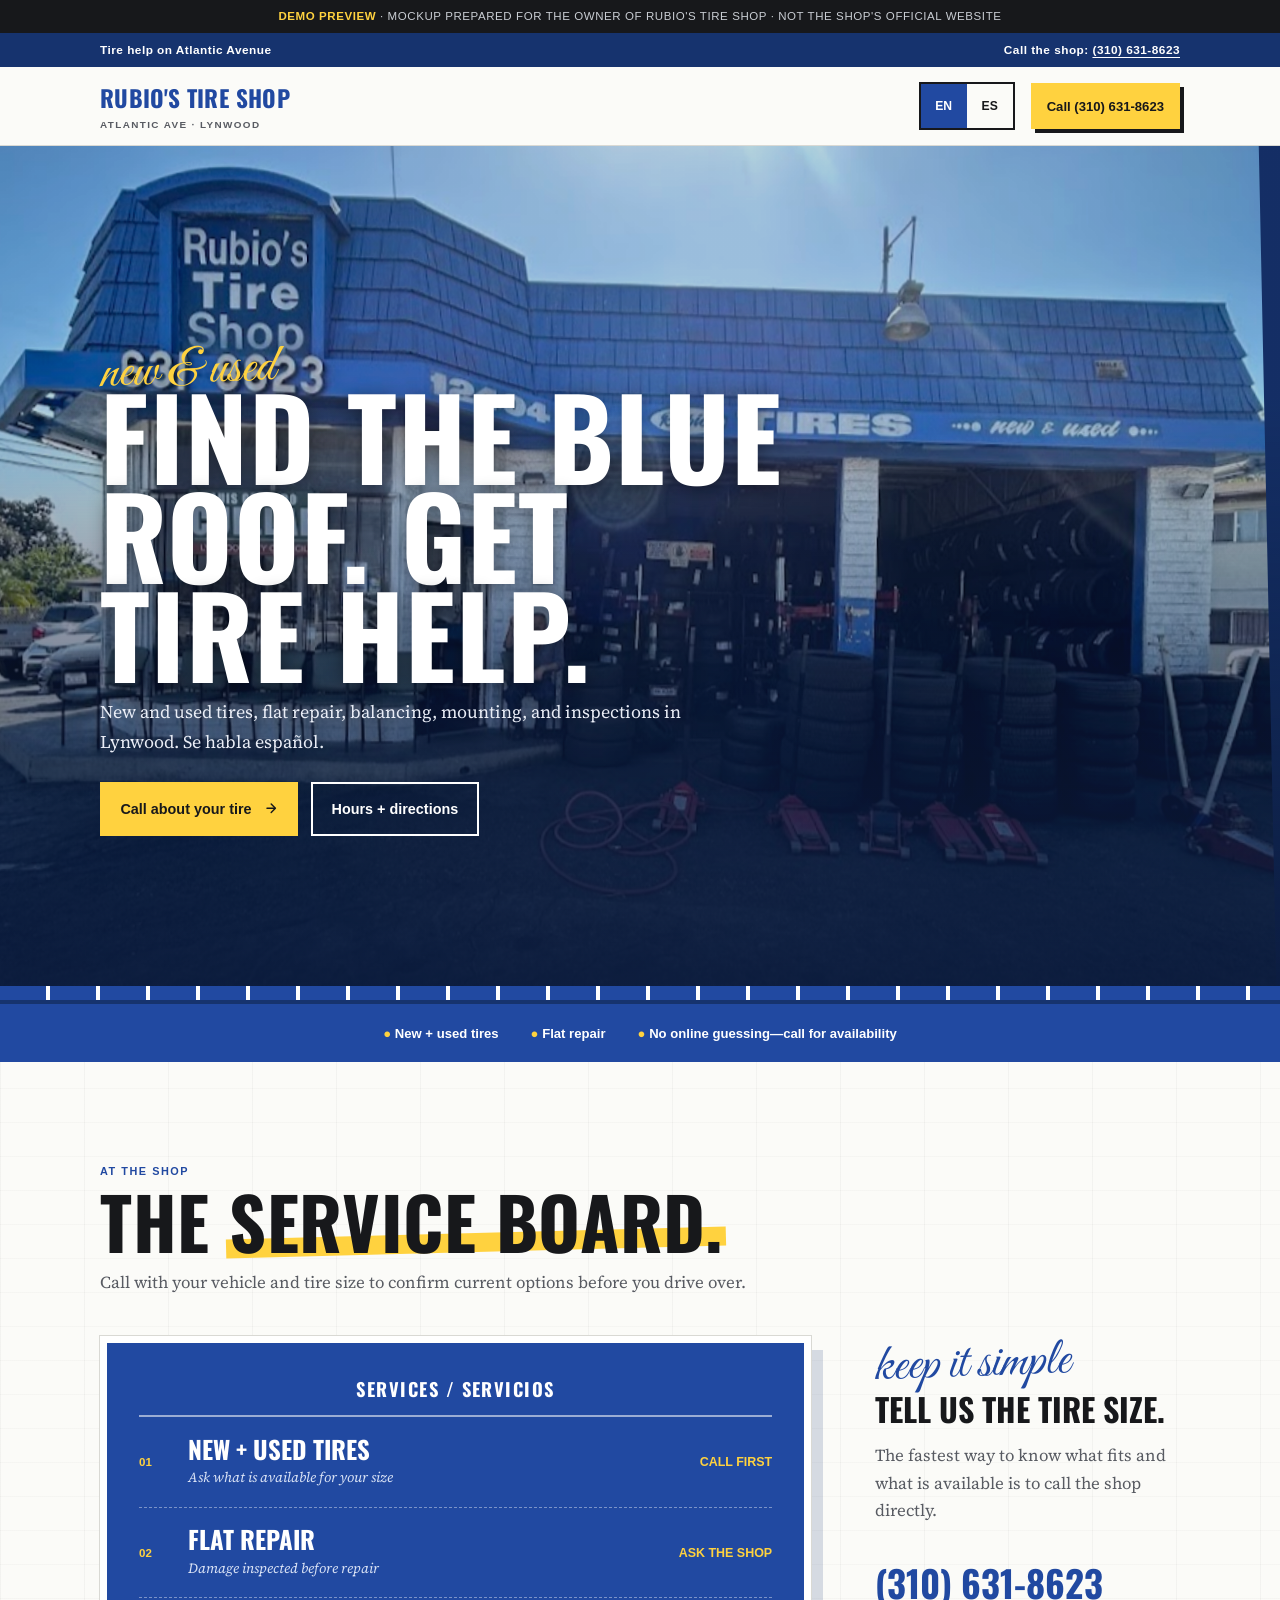
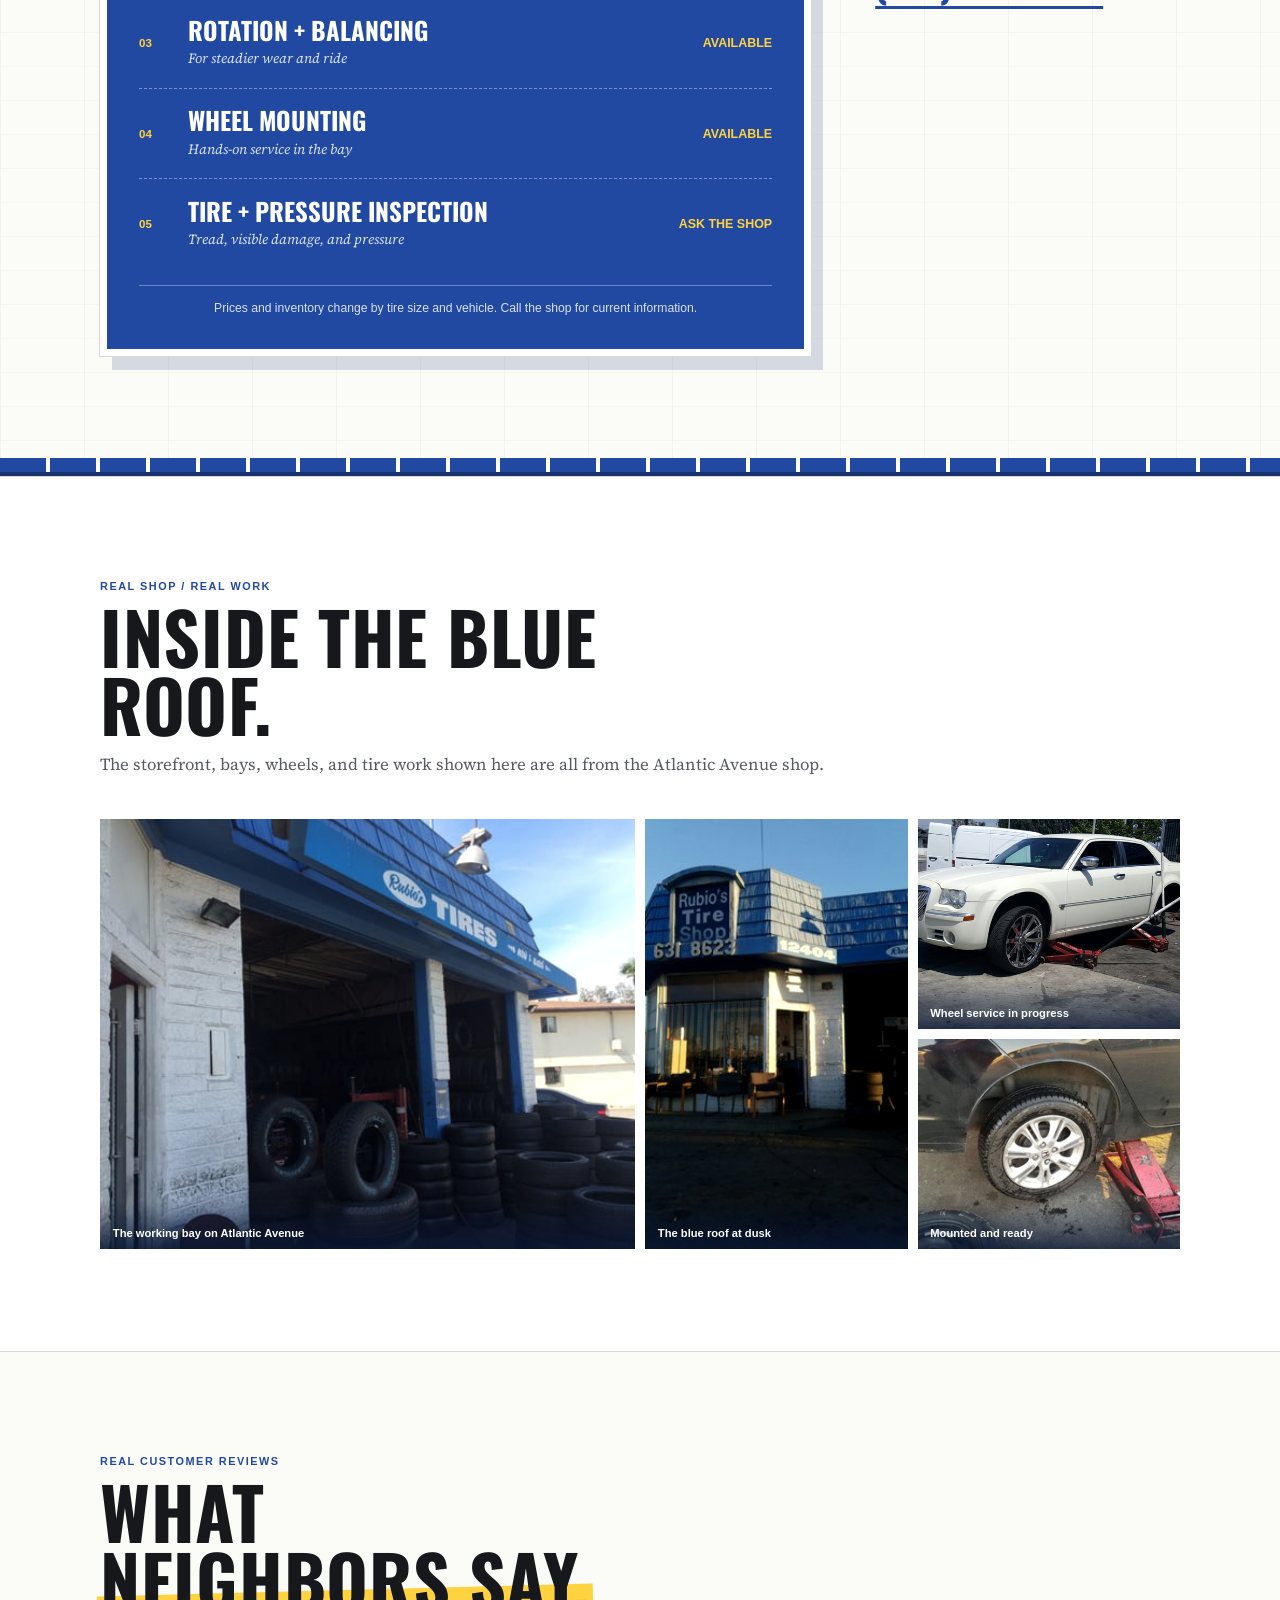
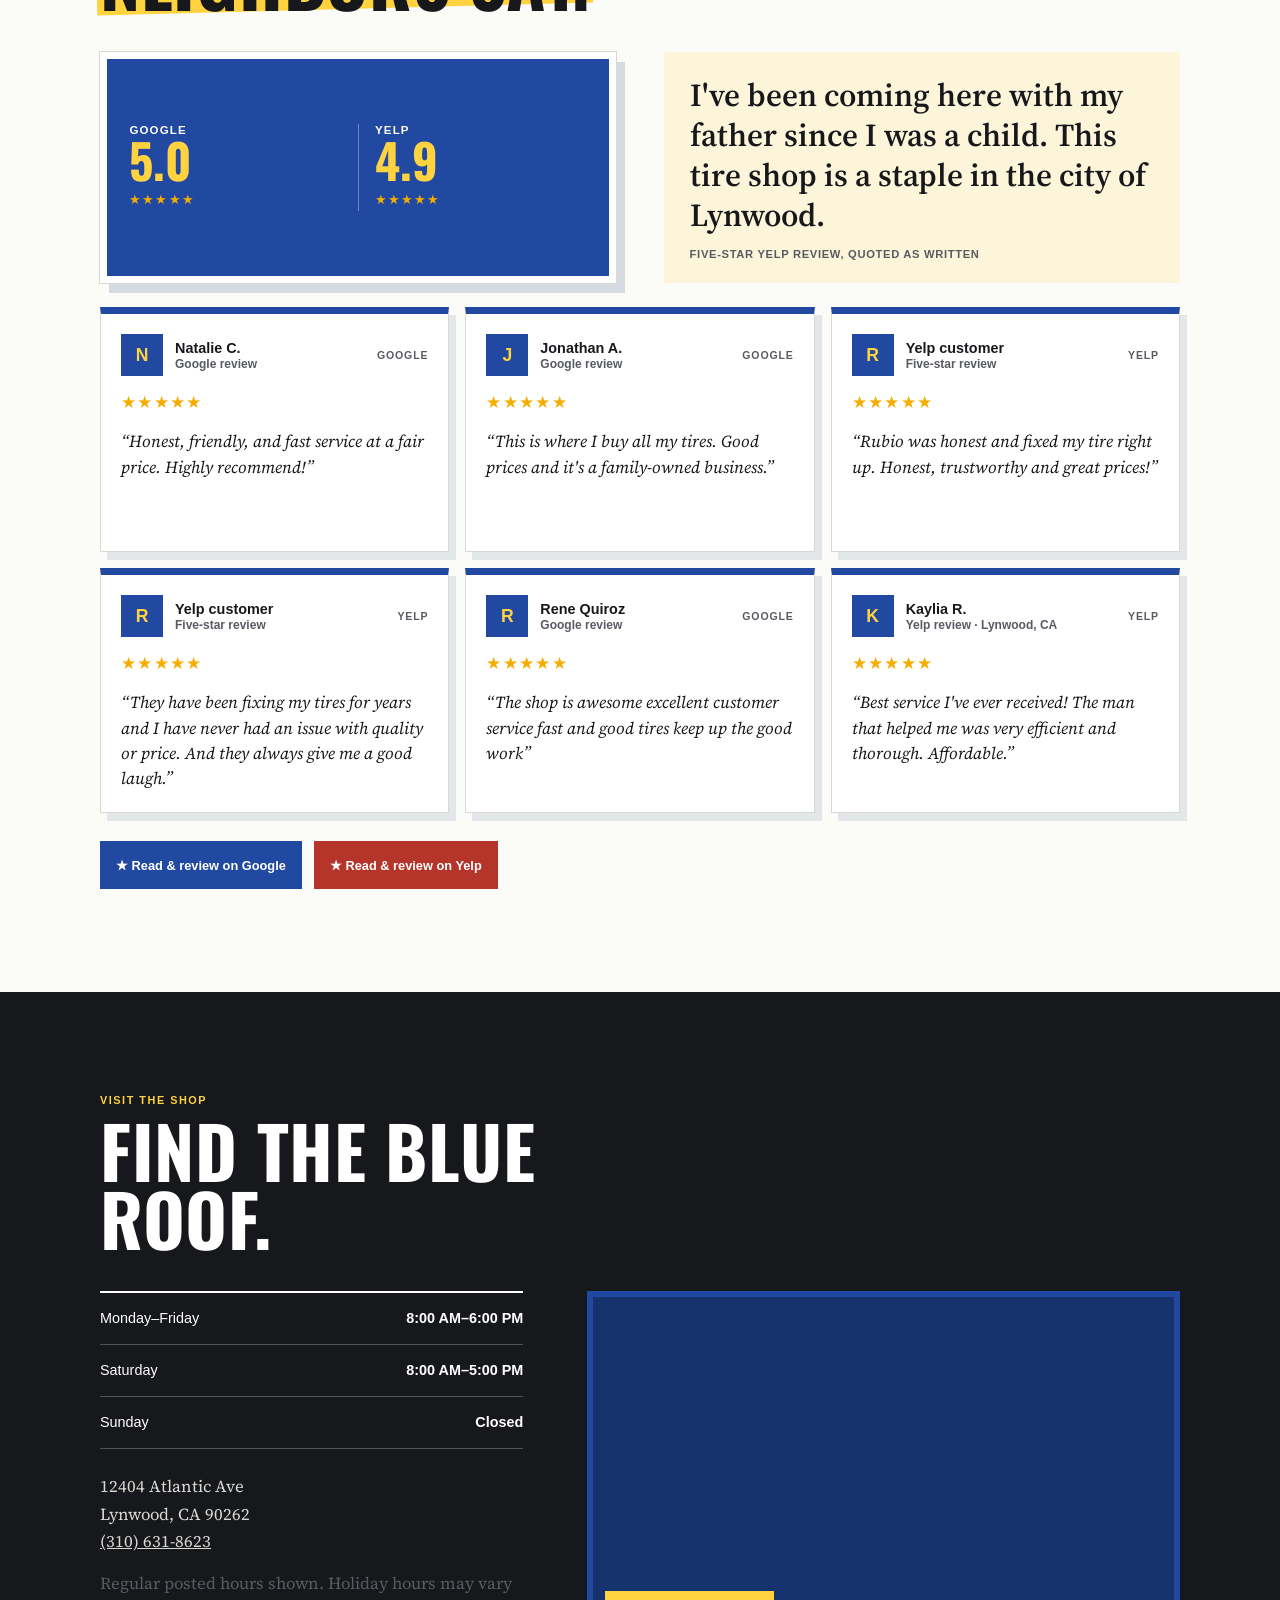
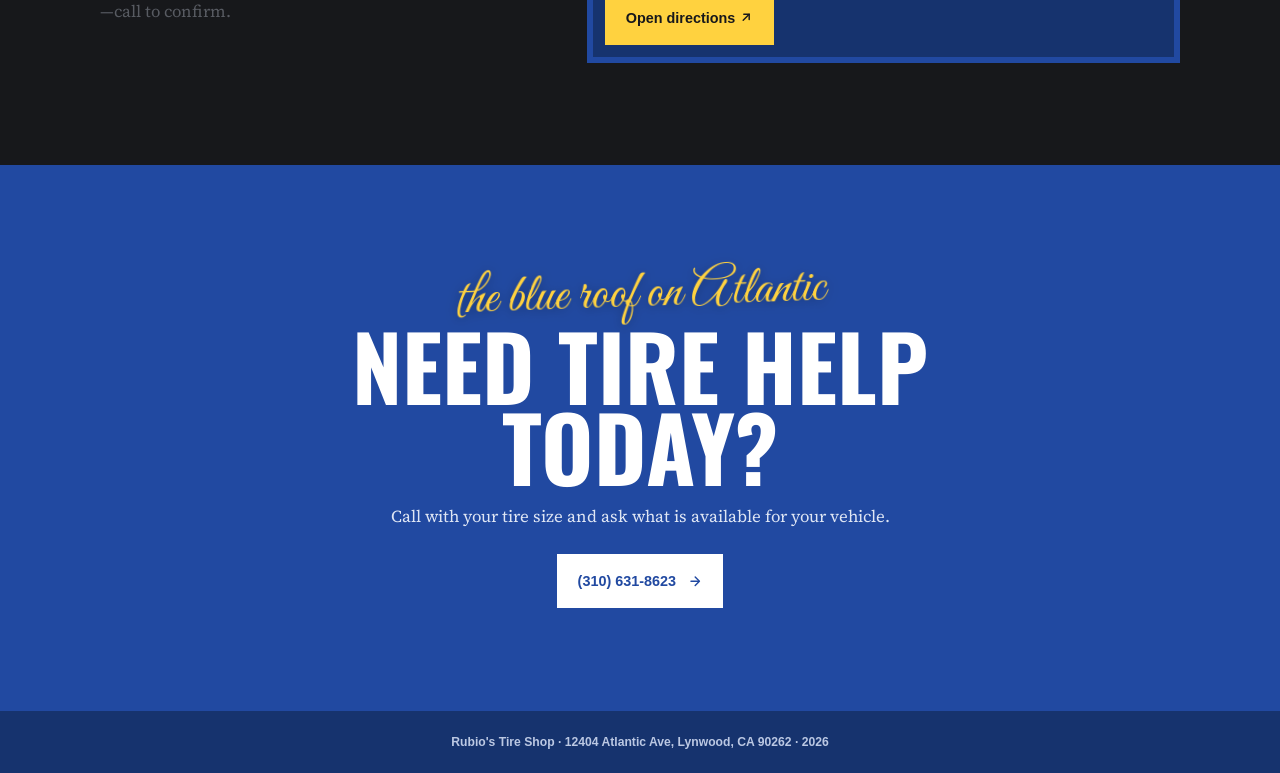
<file: rubios-tire-shop/index.html>
<!doctype html>
<html lang="en">
<head>
  <meta charset="utf-8">
  <meta name="viewport" content="width=device-width, initial-scale=1">
  <meta name="theme-color" content="#2149a1">
  <title>Rubio's Tire Shop — Tire service in Lynwood</title>
  <meta name="description" content="New and used tires, flat repair, balancing, mounting, and tire inspections on Atlantic Avenue in Lynwood. Se habla español.">
  <meta name="robots" content="noindex, nofollow">
  <link rel="canonical" href="https://eddjack.github.io/sites/rubios-tire-shop/">
  <meta property="og:type" content="website">
  <meta property="og:site_name" content="Rubio's Tire Shop">
  <meta property="og:title" content="Rubio's Tire Shop — Tire service in Lynwood">
  <meta property="og:description" content="New and used tires, flat repair, balancing, mounting, and inspections on Atlantic Avenue in Lynwood. Se habla español.">
  <meta property="og:url" content="https://eddjack.github.io/sites/rubios-tire-shop/">
  <meta property="og:image" content="https://eddjack.github.io/sites/rubios-tire-shop/img/storefront.jpg">
  <meta property="og:image:alt" content="Rubio's Tire Shop blue storefront on Atlantic Avenue">
  <meta property="og:locale" content="en_US">
  <meta property="og:locale:alternate" content="es_US">
  <meta name="twitter:card" content="summary_large_image">
  <meta name="twitter:title" content="Rubio's Tire Shop — Tire service in Lynwood">
  <meta name="twitter:description" content="New and used tires, flat repair, and inspections on Atlantic Avenue in Lynwood. Se habla español.">
  <meta name="twitter:image" content="https://eddjack.github.io/sites/rubios-tire-shop/img/storefront.jpg">
  <link rel="icon" href="favicon.svg" type="image/svg+xml">
  <link rel="preconnect" href="https://fonts.googleapis.com">
  <link rel="preconnect" href="https://fonts.gstatic.com" crossorigin>
  <link href="https://fonts.googleapis.com/css2?family=Great+Vibes&family=Oswald:wght@600;700&family=Source+Serif+4:opsz,wght@8..60,400;8..60,600&display=swap" rel="stylesheet">
  <style>
    :root{--blue:#2149a1;--deep:#16336e;--yellow:#ffd23f;--red:#b5352b;--paper:#fbfbf8;--white:#fff;--ink:#17181b;--muted:#585b62;--line:#d9d9d4;--display:"Oswald",sans-serif;--script:"Great Vibes",cursive;--body:"Source Serif 4",Georgia,serif;--ui:-apple-system,BlinkMacSystemFont,"Segoe UI",sans-serif;--ease:cubic-bezier(.16,1,.3,1)}
    *{box-sizing:border-box}html{scroll-behavior:smooth;scroll-padding-top:88px}body{margin:0;background-color:var(--paper);background-image:linear-gradient(90deg,rgba(23,24,27,.035) 1px,transparent 1px),linear-gradient(rgba(23,24,27,.025) 1px,transparent 1px);background-size:84px 34px;color:var(--ink);font:400 1.05rem/1.65 var(--body);overflow-x:hidden}img{display:block;width:100%;max-width:100%}a{color:inherit}button{font:inherit}::selection{background:var(--yellow);color:var(--ink)}.wrap{width:min(1080px,calc(100% - 2.5rem));margin-inline:auto}.skip{position:fixed;z-index:100;top:.7rem;left:.7rem;padding:.7rem 1rem;background:var(--yellow);color:var(--ink);font:700 .85rem var(--ui);transform:translateY(-160%);transition:transform .2s}.skip:focus{transform:none}:focus-visible{outline:3px solid var(--ink);outline-offset:3px;box-shadow:0 0 0 6px var(--yellow)}.en,.es{display:revert}body[data-lang=en] .es{display:none!important}body[data-lang=es] .en{display:none!important}
    .utility{background:var(--deep);color:#fff;font:700 .74rem var(--ui);letter-spacing:.04em}.utility-inner{min-height:34px;display:flex;justify-content:space-between;align-items:center;gap:1rem}.utility a{text-underline-offset:.2rem}.site-header{position:sticky;top:0;z-index:40;background:rgba(251,251,248,.94);border-bottom:1px solid var(--line);backdrop-filter:blur(12px)}.header-inner{min-height:78px;display:flex;align-items:center;gap:1rem}.wordmark{margin-right:auto;text-decoration:none;line-height:1}.wordmark strong{display:block;color:var(--blue);font:700 1.45rem var(--display);letter-spacing:.015em;text-transform:uppercase}.wordmark small{font:700 .62rem var(--ui);letter-spacing:.14em;text-transform:uppercase;color:var(--muted)}.language{display:flex;border:2px solid var(--ink)}.language button{min-width:46px;min-height:44px;border:0;background:transparent;color:var(--ink);font:800 .76rem var(--ui);cursor:pointer}.language button[aria-pressed=true]{background:var(--blue);color:#fff}.header-call{min-height:46px;display:inline-flex;align-items:center;padding:.6rem 1rem;background:var(--yellow);font:800 .82rem var(--ui);text-decoration:none;box-shadow:4px 4px 0 var(--ink);transition:transform .18s,box-shadow .18s}.header-call:hover{transform:translate(2px,2px);box-shadow:2px 2px 0 var(--ink)}
    .hero{position:relative;min-height:min(82svh,780px);display:flex;align-items:flex-end;overflow:hidden;background:var(--deep);color:#fff}.hero-photo{position:absolute;inset:-3%;height:106%;object-fit:cover;object-position:center 43%;transform:rotate(-1.2deg) scale(1.04);filter:saturate(.94) contrast(1.05)}.hero::after{content:"";position:absolute;inset:0;background:linear-gradient(0deg,rgba(12,28,62,.94),rgba(12,28,62,.18) 70%)}.hero-content{position:relative;z-index:1;padding-block:5rem 3rem}.script{display:block;color:var(--yellow);font:400 clamp(2rem,5vw,3.3rem)/1 var(--script);transform:rotate(-2deg);text-shadow:0 2px 12px rgba(0,0,0,.35)}h1,h2,h3{font-family:var(--display);font-weight:700;text-transform:uppercase}h1{max-width:12ch;margin:.25rem 0 1rem;font-size:clamp(3.7rem,9vw,7rem);line-height:.88;letter-spacing:.01em;text-wrap:balance;text-shadow:0 2px 18px rgba(0,0,0,.42)}.hero-lede{max-width:38rem;margin:0;color:#e9edf6;font-size:1.12rem}.actions{display:flex;flex-wrap:wrap;gap:.8rem;margin-top:1.6rem}.button{min-height:54px;display:inline-flex;align-items:center;justify-content:center;gap:.75rem;padding:.75rem 1.15rem;font:800 .9rem var(--ui);text-decoration:none;border:2px solid transparent;transition:transform .18s,background .18s,color .18s}.button:hover{transform:translateY(-2px)}.button-yellow{background:var(--yellow);color:var(--ink)}.button-outline{border-color:#fff;color:#fff}.button-outline:hover{background:#fff;color:var(--ink)}
    .awning{height:18px;border-bottom:4px solid var(--deep);background:repeating-linear-gradient(90deg,var(--blue) 0 46px,#fff 46px 50px)}.trust{background:var(--blue);color:#fff;font:700 .82rem var(--ui)}.trust .wrap{min-height:58px;display:flex;align-items:center;justify-content:center;gap:.6rem 2rem;flex-wrap:wrap;text-align:center}.trust b{color:var(--yellow)}
    section{padding:clamp(4.5rem,8vw,7rem) 0;scroll-margin-top:88px}.section-kicker{margin:0 0 .65rem;color:var(--blue);font:800 .68rem var(--ui);letter-spacing:.14em;text-transform:uppercase}.section-title{max-width:16ch;margin:0;font-size:clamp(2.6rem,5.6vw,4.8rem);line-height:.94;letter-spacing:.01em}.mark{position:relative;z-index:0;display:inline-block}.mark::after{content:"";position:absolute;z-index:-1;left:-.04em;right:-.04em;bottom:.03em;height:.27em;background:var(--yellow);transform:rotate(-1.5deg)}.section-lede{max-width:46rem;margin:.9rem 0 0;color:var(--muted)}
    .board-layout{display:grid;grid-template-columns:minmax(0,7fr) minmax(230px,3fr);gap:clamp(2rem,5vw,4.5rem);align-items:start;margin-top:2.5rem}.board{position:relative;background:var(--blue);color:#fff;border:7px solid #fff;outline:1px solid var(--line);box-shadow:12px 14px 0 rgba(22,51,110,.16);padding:clamp(1.2rem,3vw,2rem)}.board::before{content:"SERVICES / SERVICIOS";display:block;padding-bottom:.8rem;border-bottom:2px solid rgba(255,255,255,.55);font:700 1.15rem var(--display);letter-spacing:.08em;text-align:center}.service-list{margin:0;padding:0;list-style:none}.service-list li{display:grid;grid-template-columns:2.2rem minmax(0,1fr) auto;gap:.85rem;align-items:center;padding:1.1rem 0;border-bottom:1px dashed rgba(255,255,255,.4)}.service-list li:last-child{border-bottom:0}.service-num{color:var(--yellow);font:700 .72rem var(--ui)}.service-list strong{display:block;font:700 clamp(1.15rem,2.2vw,1.55rem)/1.1 var(--display);text-transform:uppercase}.service-list small{display:block;margin-top:.25rem;color:#d9e2f5;font-style:italic}.availability{color:var(--yellow);font:700 .78rem var(--ui);text-transform:uppercase;text-align:right}.board-note{margin:1rem 0 0;padding-top:.8rem;border-top:1px solid rgba(255,255,255,.35);color:#d9e2f5;font:400 .76rem/1.5 var(--ui);text-align:center}.aside{position:sticky;top:110px}.aside .script{color:var(--blue);text-shadow:none}.aside h3{margin:.25rem 0 1rem;font-size:2rem;line-height:1}.aside p{color:var(--muted)}.phone{display:inline-block;margin-top:.8rem;color:var(--blue);font:700 clamp(1.7rem,3vw,2.3rem) var(--display);text-underline-offset:.2em}
    .shop-section{background:#fff;border-block:1px solid var(--line)}.mosaic{display:grid;grid-template-columns:repeat(4,1fr);grid-auto-rows:210px;gap:10px;margin-top:2.5rem}.mosaic figure{position:relative;margin:0;overflow:hidden;background:var(--deep)}.mosaic .wide{grid-column:span 2;grid-row:span 2}.mosaic .tall{grid-row:span 2}.mosaic img{height:100%;object-fit:cover;filter:saturate(.92) contrast(1.03);transition:transform .65s var(--ease)}.mosaic figure:hover img{transform:scale(1.025)}.mosaic figcaption{position:absolute;inset:auto 0 0;padding:1.7rem .8rem .6rem;background:linear-gradient(transparent,rgba(10,24,52,.82));color:#fff;font:700 .7rem var(--ui)}
    .reviews{background:var(--paper)}.reviews-head{display:grid;grid-template-columns:repeat(auto-fit,minmax(min(100%,320px),1fr));gap:clamp(1.5rem,4vw,3rem);align-items:stretch;margin-top:2.5rem}.reviews-summary{display:flex;align-items:center;gap:1rem;background:var(--blue);color:#fff;border:7px solid #fff;outline:1px solid var(--line);box-shadow:9px 10px 0 rgba(22,51,110,.16);padding:1.4rem}.reviews-summary .google-logo{display:none}.rating-platforms{display:grid;grid-template-columns:1fr 1fr;width:100%}.platform-rating{min-width:0;padding-right:1rem}.platform-rating+.platform-rating{padding:0 0 0 1rem;border-left:1px solid rgba(255,255,255,.35)}.platform-name{display:block;font:800 .72rem var(--ui);letter-spacing:.1em;text-transform:uppercase}.review-score{display:block;color:var(--yellow);font:700 3rem/1 var(--display)}.platform-rating .review-stars{display:block;margin-top:.3rem;font-size:.82rem}.reviews-featured{margin:0;padding:1.45rem 1.6rem;background:rgba(255,210,63,.16);font:600 clamp(1.35rem,2.5vw,2rem)/1.25 var(--body)}.reviews-featured footer{margin-top:.8rem;color:var(--muted);font:700 .7rem var(--ui);letter-spacing:.06em;text-transform:uppercase}.review-grid{display:grid;grid-template-columns:repeat(auto-fit,minmax(min(100%,290px),1fr));gap:1rem;margin-top:1.5rem}.review-card{display:flex;flex-direction:column;gap:.8rem;min-height:245px;background:#fff;border:1px solid var(--line);border-top:7px solid var(--blue);box-shadow:7px 8px 0 rgba(22,51,110,.1);padding:1.25rem}.review-top{display:flex;align-items:center;gap:.75rem}.review-avatar{width:42px;height:42px;display:grid;place-items:center;flex:none;background:var(--blue);color:var(--yellow);font:700 1.1rem var(--ui)}.review-who{font:800 .9rem/1.25 var(--ui)}.review-who small{display:block;color:var(--muted);font-weight:600}.review-source{margin-left:auto;color:var(--muted);font:800 .66rem var(--ui);letter-spacing:.08em;text-transform:uppercase}.review-stars{color:#f5ad00;letter-spacing:.08em}.review-card blockquote{margin:0;font-style:italic;line-height:1.5}.review-links{display:flex;flex-wrap:wrap;gap:.75rem;margin-top:1.75rem}.review-link{min-height:48px;display:inline-flex;align-items:center;padding:.7rem 1rem;background:var(--blue);color:#fff;font:800 .8rem var(--ui);text-decoration:none}.review-link:hover{background:var(--deep)}.review-link.yelp{background:var(--red)}.review-link.yelp:hover{filter:brightness(.88)}
    .find{background:var(--ink);color:#fff}.find .section-kicker{color:var(--yellow)}.find-layout{display:grid;grid-template-columns:5fr 7fr;gap:clamp(2rem,5vw,5rem);margin-top:2.5rem}.hours{border-top:2px solid #fff}.hours-row{display:flex;justify-content:space-between;gap:1rem;padding:.85rem 0;border-bottom:1px solid rgba(255,255,255,.25);font-family:var(--ui);font-size:.9rem}.hours-row strong{font-variant-numeric:tabular-nums;text-align:right}.address{margin:1.5rem 0 0;font-style:normal;color:#d9d9d4}.map{position:relative;min-height:360px;border:6px solid var(--blue);background:var(--deep);overflow:hidden}.map iframe{width:100%;height:100%;min-height:360px;border:0;display:block}.map .button{position:absolute;left:12px;bottom:12px;background:var(--yellow);color:var(--ink)}
    .closing{background:var(--blue);color:#fff;text-align:center;padding:clamp(4.5rem,8vw,7rem) 1.25rem}.closing .script{color:var(--yellow)}.closing h2{max-width:14ch;margin:.3rem auto 1rem;font-size:clamp(3rem,7vw,6rem);line-height:.9}.closing p{max-width:34rem;margin:0 auto;color:#dfe6f4}.closing .button{margin-top:1.5rem;background:#fff;color:var(--blue)}.footer{background:var(--deep);color:#bbc8e3;padding:1.5rem 0;font:600 .76rem var(--ui);text-align:center}.mobile-bar{display:none}
    @keyframes awning-open{from{transform:scaleX(0)}to{transform:scaleX(1)}}@keyframes photo-settle{from{transform:rotate(-1.2deg) scale(1.1);filter:saturate(.6)}to{transform:rotate(-1.2deg) scale(1.04);filter:saturate(.94) contrast(1.05)}}.hero-photo{animation:photo-settle 1.2s var(--ease) both}.awning{transform-origin:left;animation:awning-open .8s var(--ease) both}
    @media(max-width:820px){.wrap{width:min(100% - 1.5rem,1080px)}.header-call{display:none}.hero{min-height:760px}.hero-content{padding-bottom:2.4rem}.board-layout{grid-template-columns:1fr}.aside{position:static}.mosaic{grid-template-columns:1fr 1fr;grid-auto-rows:200px}.mosaic .wide{grid-column:span 2}.callout-grid,.find-layout{grid-template-columns:1fr}.map{min-height:320px}.mobile-bar{position:fixed;z-index:60;left:.65rem;right:.65rem;bottom:calc(.65rem + env(safe-area-inset-bottom));display:grid;grid-template-columns:1.25fr 1fr;gap:.5rem}.mobile-btn{min-height:62px;display:flex;align-items:center;justify-content:center;gap:.55rem;border:3px solid var(--ink);box-shadow:4px 4px 0 var(--blue);font:800 .82rem var(--ui);text-decoration:none;padding:.5rem .6rem;transition:transform .16s,box-shadow .16s}.mobile-btn:active{transform:translate(2px,2px);box-shadow:2px 2px 0 var(--blue)}.mb-call{background:var(--yellow);color:var(--ink)}.mb-dir{background:var(--white);color:var(--ink)}.mb-ic{width:20px;height:20px;flex:none}.mb-txt{display:flex;flex-direction:column;line-height:1.15;min-width:0}.mb-lbl{font-weight:800}.mb-txt strong{font-weight:700;font-size:.74rem;color:var(--muted);white-space:nowrap;overflow:hidden;text-overflow:ellipsis}body{padding-bottom:78px}}@media(max-width:520px){body{font-size:1rem}.utility-inner{justify-content:center}.utility-inner span:last-child{display:none}.wordmark strong{font-size:1.25rem}.wordmark small{font-size:.55rem}h1{font-size:clamp(3.4rem,17vw,5.2rem)}.hero{min-height:700px}.service-list li{grid-template-columns:1.8rem 1fr}.availability{grid-column:2;text-align:left}.mosaic{grid-template-columns:1fr;grid-auto-rows:260px}.mosaic .wide,.mosaic .tall{grid-column:auto;grid-row:auto}.mosaic figure{min-height:260px}.section-title{font-size:clamp(2.5rem,13vw,4rem)}.hours-row{font-size:.8rem}}
    @media(prefers-reduced-motion:reduce){html{scroll-behavior:auto}*,*::before,*::after{animation-duration:.001ms!important;transition-duration:.001ms!important}.hero-photo{animation:none!important;transform:none!important}.mosaic figure:hover img{transform:none}}
  
    .demo-flag{background:#17181b;color:#c9cdd3;text-align:center;font-family:var(--ui,system-ui,sans-serif);
      font-size:.72rem;letter-spacing:.05em;line-height:1.5;padding:.5rem 1rem;text-transform:uppercase}
    .demo-flag b{color:#ffd23f}
      .ico{width:1em;height:1em;display:inline-block;vertical-align:-0.12em;flex:none}
  </style>
<script type="application/ld+json">
{
  "@context": "https://schema.org",
  "@type": "TireShop",
  "name": "Rubio's Tire Shop",
  "telephone": "+13106318623",
  "address": {
    "@type": "PostalAddress",
    "streetAddress": "12404 Atlantic Ave",
    "addressLocality": "Lynwood",
    "addressRegion": "CA",
    "postalCode": "90262",
    "addressCountry": "US"
  },
  "openingHoursSpecification": [
    {
      "@type": "OpeningHoursSpecification",
      "dayOfWeek": [
        "Monday",
        "Tuesday",
        "Wednesday",
        "Thursday",
        "Friday"
      ],
      "opens": "08:00",
      "closes": "18:00"
    },
    {
      "@type": "OpeningHoursSpecification",
      "dayOfWeek": "Saturday",
      "opens": "08:00",
      "closes": "17:00"
    }
  ],
  "aggregateRating": {
    "@type": "AggregateRating",
    "ratingValue": "5.0",
    "reviewCount": "12"
  }
}
</script>
</head>
<body data-lang="en">
  <div class="demo-flag" role="note"><span class="en"><b>Demo preview</b> &middot; mockup prepared for the owner of Rubio's Tire Shop &middot; not the shop's official website</span><span class="es"><b>Vista de demostraci&oacute;n</b> &middot; maqueta preparada para el due&ntilde;o de Rubio's Tire Shop &middot; no es el sitio oficial del taller</span></div>
  <a class="skip" href="#main"><span class="en">Skip to content</span><span class="es">Saltar al contenido</span></a>
  <div class="utility"><div class="wrap utility-inner"><span><span class="en">Tire help on Atlantic Avenue</span><span class="es">Servicio de llantas en Atlantic Avenue</span></span><span><span class="en">Call the shop:</span><span class="es">Llame al taller:</span> <a href="tel:+13106318623">(310) 631-8623</a></span></div></div>
  <header class="site-header"><div class="wrap header-inner"><a class="wordmark" href="#top"><strong>Rubio's Tire Shop</strong><small>Atlantic Ave · Lynwood</small></a><div class="language" role="group" aria-label="Language / Idioma"><button type="button" data-lang="en" aria-pressed="true">EN</button><button type="button" data-lang="es" aria-pressed="false">ES</button></div><a class="header-call" href="tel:+13106318623"><span class="en">Call (310) 631-8623</span><span class="es">Llame (310) 631-8623</span></a></div></header>
  <main id="main">
    <section class="hero" id="top" aria-labelledby="hero-title"><img class="hero-photo" src="img/storefront.jpg" alt="Rubio's Tire Shop blue storefront on Atlantic Avenue" fetchpriority="high"><div class="wrap hero-content"><span class="script" aria-hidden="true"><span class="en">new &amp; used</span><span class="es">nuevas y usadas</span></span><h1 id="hero-title"><span class="en">Find the blue roof. Get tire help.</span><span class="es">Busque el techo azul. Resuelva su llanta.</span></h1><p class="hero-lede"><span class="en">New and used tires, flat repair, balancing, mounting, and inspections in Lynwood. Se habla español.</span><span class="es">Llantas nuevas y usadas, reparación, balanceo, montaje e inspecciones en Lynwood. We speak English.</span></p><div class="actions"><a class="button button-yellow" href="tel:+13106318623"><span class="en">Call about your tire</span><span class="es">Llame por su llanta</span><span aria-hidden="true"><svg class="ico" viewBox="0 0 24 24" fill="none" stroke="currentColor" stroke-width="2.4" stroke-linecap="round" stroke-linejoin="round" aria-hidden="true" focusable="false"><path d="M5 12h13"/><path d="M12 5l7 7-7 7"/></svg></span></a><a class="button button-outline" href="#find"><span class="en">Hours + directions</span><span class="es">Horario + dirección</span></a></div></div></section>
    <div class="awning" aria-hidden="true"></div><div class="trust"><div class="wrap"><span><b>●︎</b> <span class="en">New + used tires</span><span class="es">Llantas nuevas + usadas</span></span><span><b>●︎</b> <span class="en">Flat repair</span><span class="es">Reparación de ponchaduras</span></span><span><b>●︎</b> <span class="en">No online guessing—call for availability</span><span class="es">Sin adivinar—llame para confirmar</span></span></div></div>
    <section id="services" aria-labelledby="services-title"><div class="wrap"><p class="section-kicker"><span class="en">At the shop</span><span class="es">En el taller</span></p><h2 class="section-title" id="services-title"><span class="en">The <span class="mark">service board.</span></span><span class="es">La <span class="mark">tabla de servicios.</span></span></h2><p class="section-lede"><span class="en">Call with your vehicle and tire size to confirm current options before you drive over.</span><span class="es">Llame con su vehículo y medida de llanta para confirmar las opciones antes de venir.</span></p><div class="board-layout"><div class="board"><ul class="service-list"><li><span class="service-num">01</span><span><strong><span class="en">New + used tires</span><span class="es">Llantas nuevas + usadas</span></strong><small><span class="en">Ask what is available for your size</span><span class="es">Pregunte qué hay para su medida</span></small></span><span class="availability"><span class="en">Call first</span><span class="es">Llame</span></span></li><li><span class="service-num">02</span><span><strong><span class="en">Flat repair</span><span class="es">Reparación de ponchaduras</span></strong><small><span class="en">Damage inspected before repair</span><span class="es">Daño revisado antes de reparar</span></small></span><span class="availability"><span class="en">Ask the shop</span><span class="es">Pregunte</span></span></li><li><span class="service-num">03</span><span><strong><span class="en">Rotation + balancing</span><span class="es">Rotación + balanceo</span></strong><small><span class="en">For steadier wear and ride</span><span class="es">Para desgaste y manejo más parejos</span></small></span><span class="availability"><span class="en">Available</span><span class="es">Disponible</span></span></li><li><span class="service-num">04</span><span><strong><span class="en">Wheel mounting</span><span class="es">Montaje de llantas</span></strong><small><span class="en">Hands-on service in the bay</span><span class="es">Servicio directo en la bahía</span></small></span><span class="availability"><span class="en">Available</span><span class="es">Disponible</span></span></li><li><span class="service-num">05</span><span><strong><span class="en">Tire + pressure inspection</span><span class="es">Inspección + presión</span></strong><small><span class="en">Tread, visible damage, and pressure</span><span class="es">Piso, daños visibles y presión</span></small></span><span class="availability"><span class="en">Ask the shop</span><span class="es">Pregunte</span></span></li></ul><p class="board-note"><span class="en">Prices and inventory change by tire size and vehicle. Call the shop for current information.</span><span class="es">Los precios y el inventario cambian según la medida y el vehículo. Llame para información actual.</span></p></div><aside class="aside"><span class="script" aria-hidden="true"><span class="en">keep it simple</span><span class="es">así de fácil</span></span><h3><span class="en">Tell us the tire size.</span><span class="es">Díganos la medida.</span></h3><p><span class="en">The fastest way to know what fits and what is available is to call the shop directly.</span><span class="es">La forma más rápida de saber qué sirve y qué hay disponible es llamar directamente.</span></p><a class="phone" href="tel:+13106318623">(310) 631-8623</a></aside></div></div></section>
    <div class="awning" aria-hidden="true"></div><section class="shop-section" id="shop" aria-labelledby="shop-title"><div class="wrap"><p class="section-kicker"><span class="en">Real shop / real work</span><span class="es">Taller real / trabajo real</span></p><h2 class="section-title" id="shop-title"><span class="en">Inside the blue roof.</span><span class="es">Dentro del techo azul.</span></h2><p class="section-lede"><span class="en">The storefront, bays, wheels, and tire work shown here are all from the Atlantic Avenue shop.</span><span class="es">La fachada, bahías, rines y trabajo que ve aquí son del taller en Atlantic Avenue.</span></p><div class="mosaic"><figure class="wide"><img src="img/shop-bay.jpg" alt="Open service bay with tires stacked inside Rubio's Tire Shop" loading="lazy"><figcaption><span class="en">The working bay on Atlantic Avenue</span><span class="es">La bahía de trabajo en Atlantic Avenue</span></figcaption></figure><figure class="tall"><img src="img/storefront-dusk.jpg" alt="Rubio's Tire Shop storefront and sign at dusk" loading="lazy"><figcaption><span class="en">The blue roof at dusk</span><span class="es">El techo azul al anochecer</span></figcaption></figure><figure><img src="img/work-wheels.jpg" alt="White Chrysler receiving wheel and tire service" loading="lazy"><figcaption><span class="en">Wheel service in progress</span><span class="es">Servicio de rines en proceso</span></figcaption></figure><figure><img src="img/fresh-tire.jpg" alt="Freshly mounted tire on a vehicle in the shop" loading="lazy"><figcaption><span class="en">Mounted and ready</span><span class="es">Montada y lista</span></figcaption></figure></div></div></section>
    <section class="reviews" id="reviews" aria-labelledby="reviews-title"><div class="wrap"><p class="section-kicker"><span class="en">Real customer reviews</span><span class="es">Reseñas de clientes reales</span></p><h2 class="section-title" id="reviews-title"><span class="en">What <span class="mark">neighbors say.</span></span><span class="es">Lo que dicen <span class="mark">los vecinos.</span></span></h2><div class="reviews-head"><div class="reviews-summary"><svg class="google-logo" viewBox="0 0 24 24" aria-hidden="true"><path fill="#4285F4" d="M22.6 12.2c0-.7-.1-1.4-.2-2H12v3.9h6c-.3 1.4-1 2.6-2.3 3.4v2.8h3.7c2.2-2 3.4-5 3.4-8.1z"/><path fill="#34A853" d="M12 23c3.1 0 5.7-1 7.6-2.8l-3.7-2.8c-1 .7-2.3 1.1-3.9 1.1-3 0-5.5-2-6.4-4.7H1.8v2.9A11.5 11.5 0 0012 23z"/><path fill="#FBBC05" d="M5.6 13.8a6.9 6.9 0 010-4.4V6.5H1.8a11.5 11.5 0 000 10.3z"/><path fill="#EA4335" d="M12 5.3c1.7 0 3.2.6 4.4 1.7l3.3-3.3A11.5 11.5 0 001.8 6.5l3.8 2.9C6.5 6.7 9 4.7 12 5.3z"/></svg><div class="rating-platforms"><div class="platform-rating"><span class="platform-name">Google</span><strong class="review-score">5.0</strong><span class="review-stars" aria-label="Five stars">★︎★︎★︎★︎★︎</span></div><div class="platform-rating"><span class="platform-name">Yelp</span><strong class="review-score">4.9</strong><span class="review-stars" aria-label="4.9 out of 5 stars">★︎★︎★︎★︎★︎</span></div></div></div><blockquote class="reviews-featured"><span class="en">I've been coming here with my father since I was a child. This tire shop is a staple in the city of Lynwood.</span><span class="es">Vengo aquí con mi padre desde que era niño. Esta llantera es una institución en la ciudad de Lynwood.</span><footer><span class="en">Five-star Yelp review, quoted as written</span><span class="es">Reseña de cinco estrellas en Yelp, citada tal cual</span></footer></blockquote></div><div class="review-grid"><article class="review-card"><div class="review-top"><span class="review-avatar" aria-hidden="true">N</span><span class="review-who">Natalie C.<small><span class="en">Google review</span><span class="es">Reseña de Google</span></small></span><span class="review-source">Google</span></div><span class="review-stars" aria-label="Five stars">★︎★︎★︎★︎★︎</span><blockquote><span class="en">“Honest, friendly, and fast service at a fair price. Highly recommend!”</span><span class="es">“Servicio honesto, amable y rápido a un precio justo. ¡Muy recomendado!”</span></blockquote></article><article class="review-card"><div class="review-top"><span class="review-avatar" aria-hidden="true">J</span><span class="review-who">Jonathan A.<small><span class="en">Google review</span><span class="es">Reseña de Google</span></small></span><span class="review-source">Google</span></div><span class="review-stars" aria-label="Five stars">★︎★︎★︎★︎★︎</span><blockquote><span class="en">“This is where I buy all my tires. Good prices and it's a family-owned business.”</span><span class="es">“Aquí compro todas mis llantas. Buenos precios y es un negocio familiar.”</span></blockquote></article><article class="review-card"><div class="review-top"><span class="review-avatar" aria-hidden="true">R</span><span class="review-who"><span class="en">Yelp customer</span><span class="es">Cliente de Yelp</span><small><span class="en">Five-star review</span><span class="es">Reseña de cinco estrellas</span></small></span><span class="review-source">Yelp</span></div><span class="review-stars" aria-label="Five stars">★︎★︎★︎★︎★︎</span><blockquote><span class="en">“Rubio was honest and fixed my tire right up. Honest, trustworthy and great prices!”</span><span class="es">“Rubio fue honesto y me arregló la llanta al momento. Honestos, de confianza y buenos precios.”</span></blockquote></article><article class="review-card"><div class="review-top"><span class="review-avatar" aria-hidden="true">R</span><span class="review-who"><span class="en">Yelp customer</span><span class="es">Cliente de Yelp</span><small><span class="en">Five-star review</span><span class="es">Reseña de cinco estrellas</span></small></span><span class="review-source">Yelp</span></div><span class="review-stars" aria-label="Five stars">★︎★︎★︎★︎★︎</span><blockquote><span class="en">“They have been fixing my tires for years and I have never had an issue with quality or price. And they always give me a good laugh.”</span><span class="es">“Llevan años arreglando mis llantas y nunca he tenido problema con la calidad ni el precio. Y siempre me hacen reír.”</span></blockquote></article><article class="review-card"><div class="review-top"><span class="review-avatar" aria-hidden="true">R</span><span class="review-who">Rene Quiroz<small><span class="en">Google review</span><span class="es">Reseña de Google</span></small></span><span class="review-source">Google</span></div><span class="review-stars" aria-label="Five stars">★︎★︎★︎★︎★︎</span><blockquote><span class="en">“The shop is awesome excellent customer service fast and good tires keep up the good work”</span><span class="es">“El taller es excelente, muy buen servicio al cliente, rápido y buenas llantas, sigan así.”</span></blockquote></article><article class="review-card"><div class="review-top"><span class="review-avatar" aria-hidden="true">K</span><span class="review-who">Kaylia R.<small><span class="en">Yelp review · Lynwood, CA</span><span class="es">Reseña de Yelp · Lynwood, CA</span></small></span><span class="review-source">Yelp</span></div><span class="review-stars" aria-label="Five stars">★︎★︎★︎★︎★︎</span><blockquote><span class="en">“Best service I've ever received! The man that helped me was very efficient and thorough. Affordable.”</span><span class="es">“¡El mejor servicio que he recibido! La persona que me atendió fue muy eficiente y detallada. Accesible.”</span></blockquote></article></div><div class="review-links"><a class="review-link" href="https://www.google.com/maps/search/Rubio's+Tire+Shop+12404+Atlantic+Ave+Lynwood+CA" target="_blank" rel="noopener"><span class="en">★︎ Read &amp; review on Google</span><span class="es">★︎ Ver y reseñar en Google</span></a><a class="review-link yelp" href="https://www.yelp.com/biz/rubio-s-tire-shop-lynwood-2" target="_blank" rel="noopener"><span class="en">★︎ Read &amp; review on Yelp</span><span class="es">★︎ Ver y reseñar en Yelp</span></a></div></div></section>
    <section class="find" id="find" aria-labelledby="find-title"><div class="wrap"><p class="section-kicker"><span class="en">Visit the shop</span><span class="es">Visite el taller</span></p><h2 class="section-title" id="find-title"><span class="en">Find the blue roof.</span><span class="es">Busque el techo azul.</span></h2><div class="find-layout"><div><div class="hours"><div class="hours-row"><span><span class="en">Monday–Friday</span><span class="es">Lunes–viernes</span></span><strong>8:00 AM–6:00 PM</strong></div><div class="hours-row"><span><span class="en">Saturday</span><span class="es">Sábado</span></span><strong>8:00 AM–5:00 PM</strong></div><div class="hours-row"><span><span class="en">Sunday</span><span class="es">Domingo</span></span><strong><span class="en">Closed</span><span class="es">Cerrado</span></strong></div></div><address class="address">12404 Atlantic Ave<br>Lynwood, CA 90262<br><a href="tel:+13106318623">(310) 631-8623</a></address><p class="section-lede"><span class="en">Regular posted hours shown. Holiday hours may vary—call to confirm.</span><span class="es">Se muestra el horario regular publicado. Puede cambiar en días festivos—llame para confirmar.</span></p></div><div class="map"><iframe title="Map to Rubio's Tire Shop at 12404 Atlantic Avenue in Lynwood" src="https://maps.google.com/maps?q=12404%20Atlantic%20Ave%2C%20Lynwood%2C%20CA%2090262&amp;z=15&amp;output=embed" loading="lazy" referrerpolicy="no-referrer-when-downgrade"></iframe><a class="button" href="https://www.google.com/maps/dir/?api=1&amp;destination=12404+Atlantic+Ave+Lynwood+CA+90262" target="_blank" rel="noopener"><span class="en">Open directions <svg class="ico" viewBox="0 0 24 24" fill="none" stroke="currentColor" stroke-width="2.4" stroke-linecap="round" stroke-linejoin="round" aria-hidden="true" focusable="false"><path d="M7 17 17 7"/><path d="M8 7h9v9"/></svg></span><span class="es">Abrir dirección <svg class="ico" viewBox="0 0 24 24" fill="none" stroke="currentColor" stroke-width="2.4" stroke-linecap="round" stroke-linejoin="round" aria-hidden="true" focusable="false"><path d="M7 17 17 7"/><path d="M8 7h9v9"/></svg></span></a></div></div></div></section>
    <section class="closing" aria-labelledby="closing-title"><span class="script" aria-hidden="true"><span class="en">the blue roof on Atlantic</span><span class="es">el techo azul de Atlantic</span></span><h2 id="closing-title"><span class="en">Need tire help today?</span><span class="es">¿Necesita ayuda hoy?</span></h2><p><span class="en">Call with your tire size and ask what is available for your vehicle.</span><span class="es">Llame con la medida de su llanta y pregunte qué hay para su vehículo.</span></p><a class="button" href="tel:+13106318623">(310) 631-8623 <span aria-hidden="true"><svg class="ico" viewBox="0 0 24 24" fill="none" stroke="currentColor" stroke-width="2.4" stroke-linecap="round" stroke-linejoin="round" aria-hidden="true" focusable="false"><path d="M5 12h13"/><path d="M12 5l7 7-7 7"/></svg></span></a></section>
  </main>
  <footer class="footer"><div class="wrap">Rubio's Tire Shop · 12404 Atlantic Ave, Lynwood, CA 90262 · <span id="year"></span></div></footer><div class="mobile-bar" role="group" aria-label="Contact Rubio's Tire Shop"><a class="mobile-btn mb-call" href="tel:+13106318623"><svg class="mb-ic" viewBox="0 0 24 24" fill="none" stroke="currentColor" stroke-width="2.2" stroke-linecap="round" stroke-linejoin="round" aria-hidden="true" focusable="false"><path d="M22 16.9v3a2 2 0 0 1-2.2 2 19.8 19.8 0 0 1-8.6-3.1 19.5 19.5 0 0 1-6-6A19.8 19.8 0 0 1 2.1 4.2 2 2 0 0 1 4.1 2h3a2 2 0 0 1 2 1.7c.1.9.4 1.8.7 2.7a2 2 0 0 1-.5 2.1L8.1 9.9a16 16 0 0 0 6 6l1.4-1.2a2 2 0 0 1 2.1-.5c.9.3 1.8.6 2.7.7a2 2 0 0 1 1.7 2z"/></svg><span class="mb-txt"><span class="mb-lbl"><span class="en">Call the shop</span><span class="es">Llame al taller</span></span><strong>(310) 631-8623</strong></span></a><a class="mobile-btn mb-dir" href="https://www.google.com/maps/dir/?api=1&amp;destination=12404+Atlantic+Ave+Lynwood+CA+90262" target="_blank" rel="noopener"><svg class="mb-ic" viewBox="0 0 24 24" fill="none" stroke="currentColor" stroke-width="2.2" stroke-linecap="round" stroke-linejoin="round" aria-hidden="true" focusable="false"><polygon points="3 11 22 2 13 21 11 13 3 11"/></svg><span class="mb-txt"><span class="mb-lbl"><span class="en">Directions</span><span class="es">Cómo llegar</span></span><strong><span class="en">12404 Atlantic</span><span class="es">12404 Atlantic</span></strong></span></a></div>
  <script>
    (()=>{'use strict';const body=document.body,buttons=document.querySelectorAll('[data-lang]');function setLang(lang){lang=lang==='es'?'es':'en';body.dataset.lang=lang;document.documentElement.lang=lang;buttons.forEach(b=>b.setAttribute('aria-pressed',String(b.dataset.lang===lang)));document.title=lang==='es'?"Rubio's Tire Shop — Servicio de llantas en Lynwood":"Rubio's Tire Shop — Tire service in Lynwood";try{localStorage.setItem('rubios-original-lang',lang)}catch(e){}}buttons.forEach(b=>b.addEventListener('click',()=>setLang(b.dataset.lang)));let saved='en';try{saved=localStorage.getItem('rubios-original-lang')||((navigator.language||'').startsWith('es')?'es':'en')}catch(e){}setLang(saved);document.getElementById('year').textContent=new Date().getFullYear()})();
  </script>
</body>
</html>
</file>
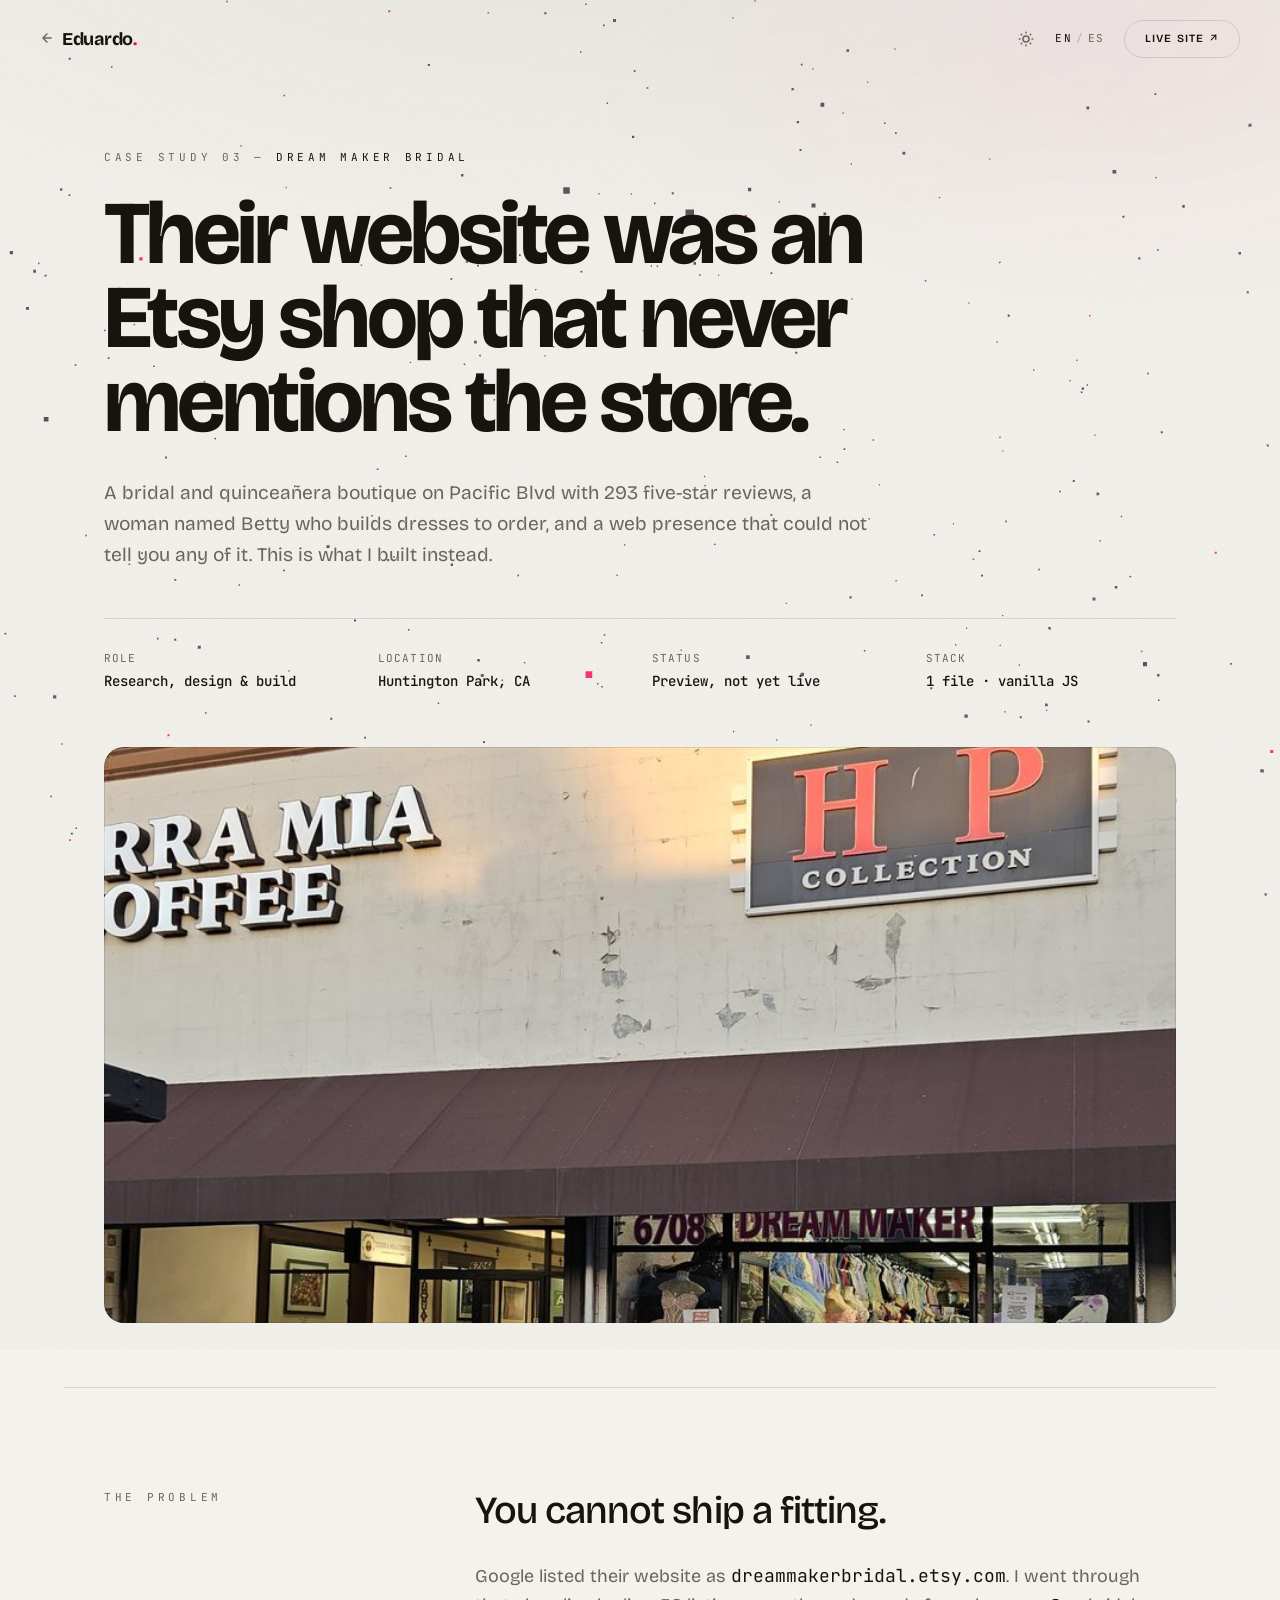
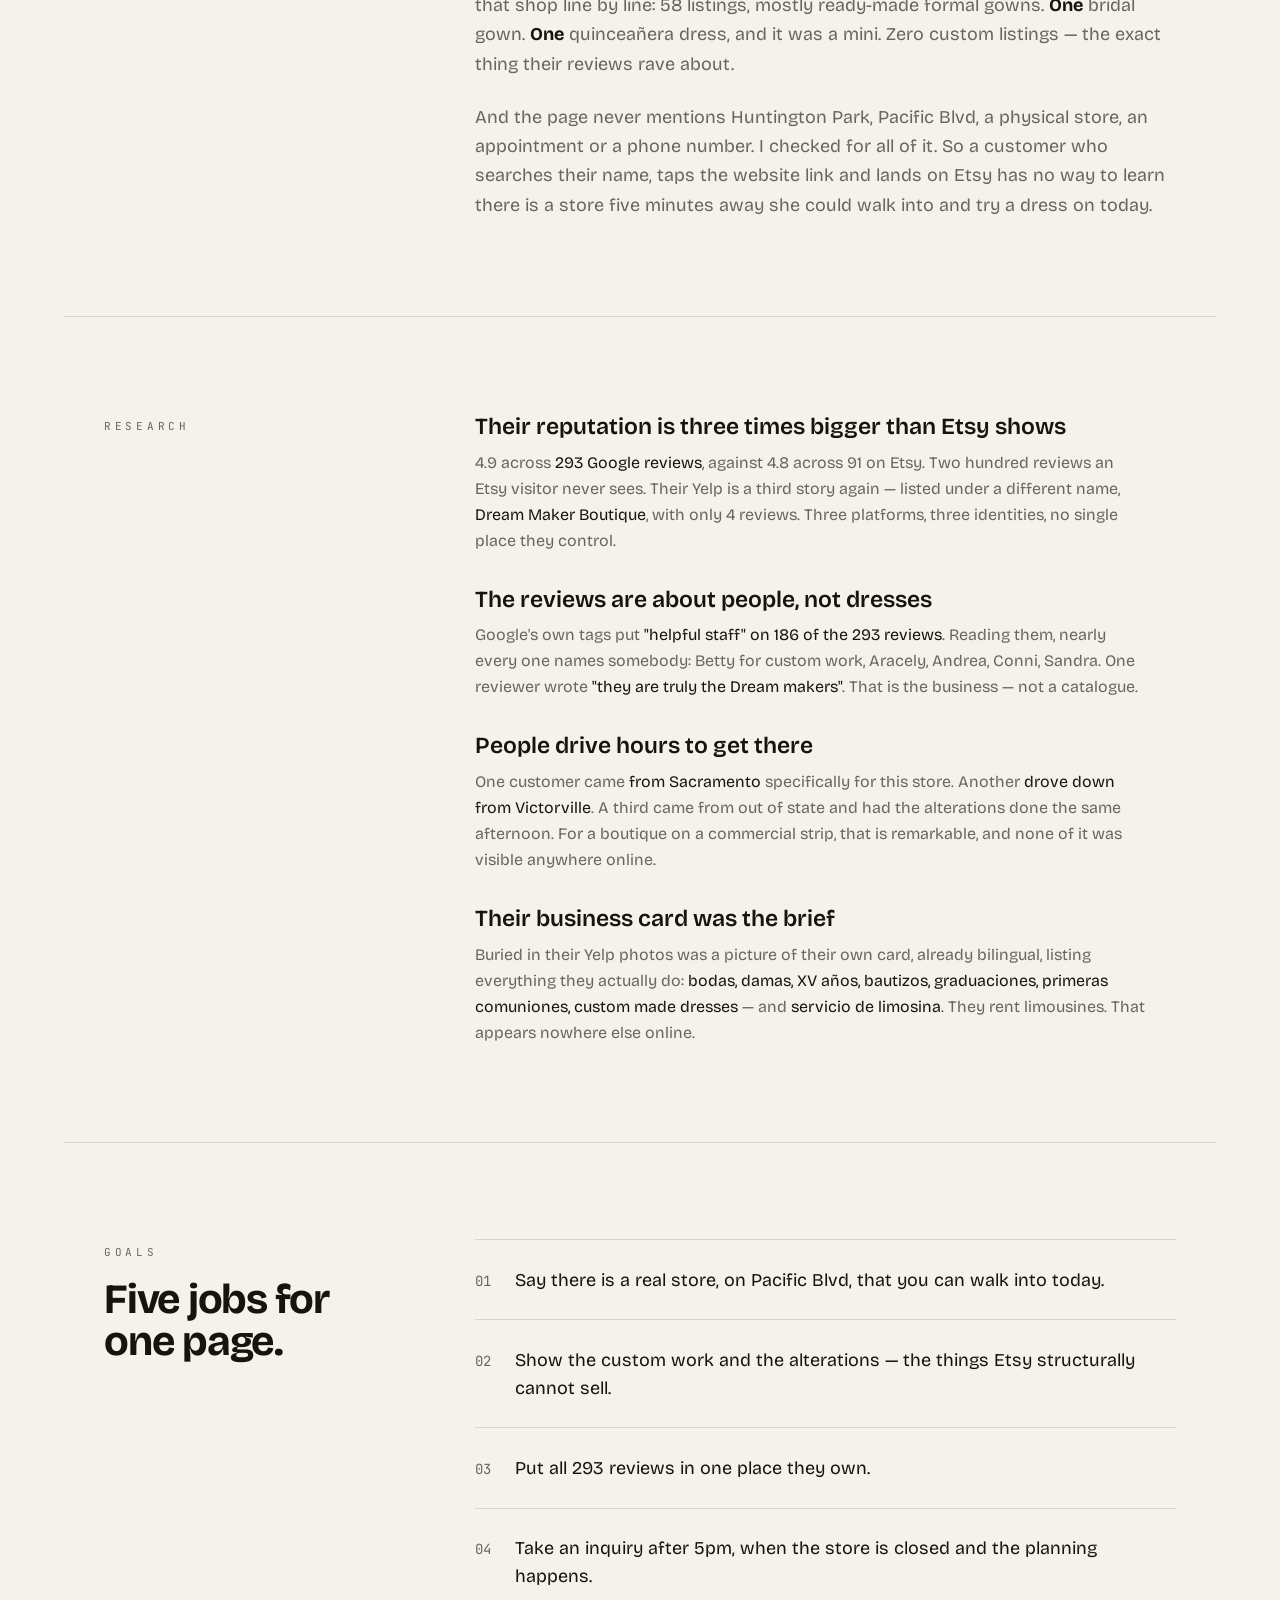
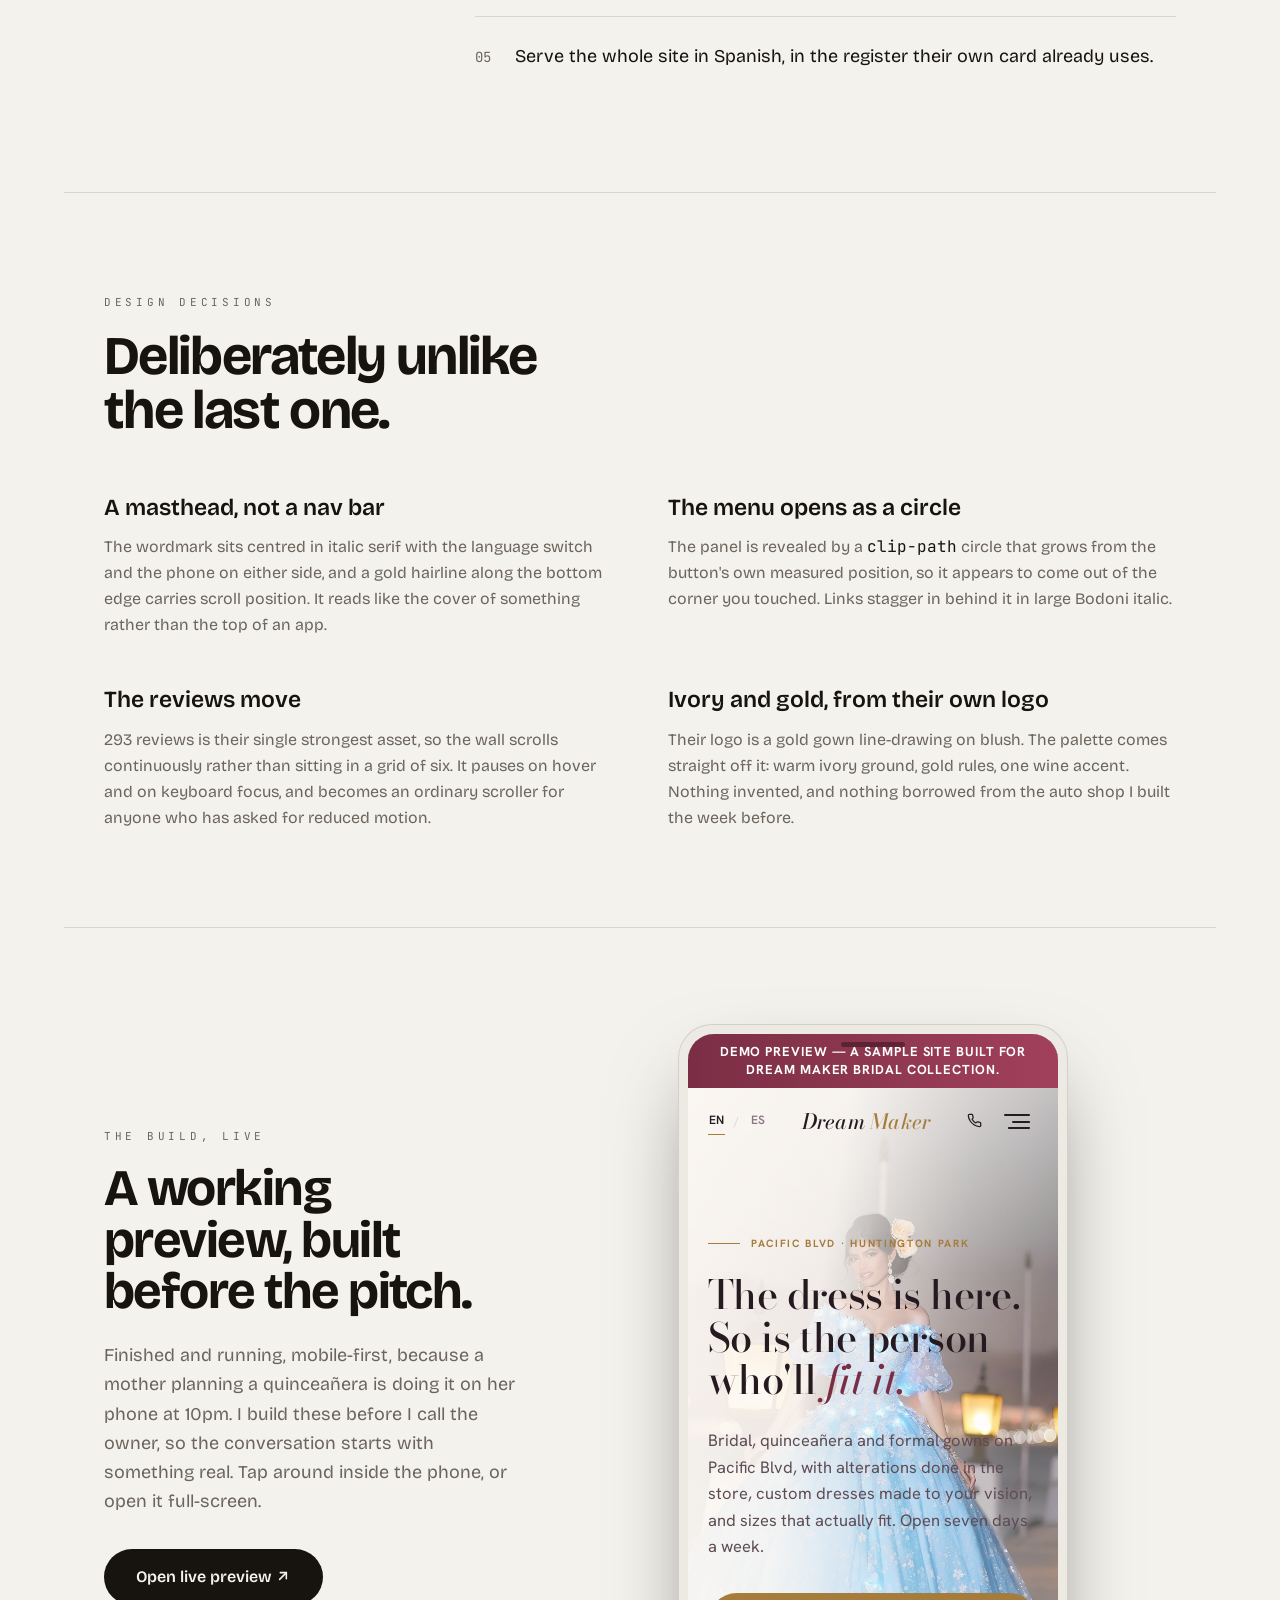
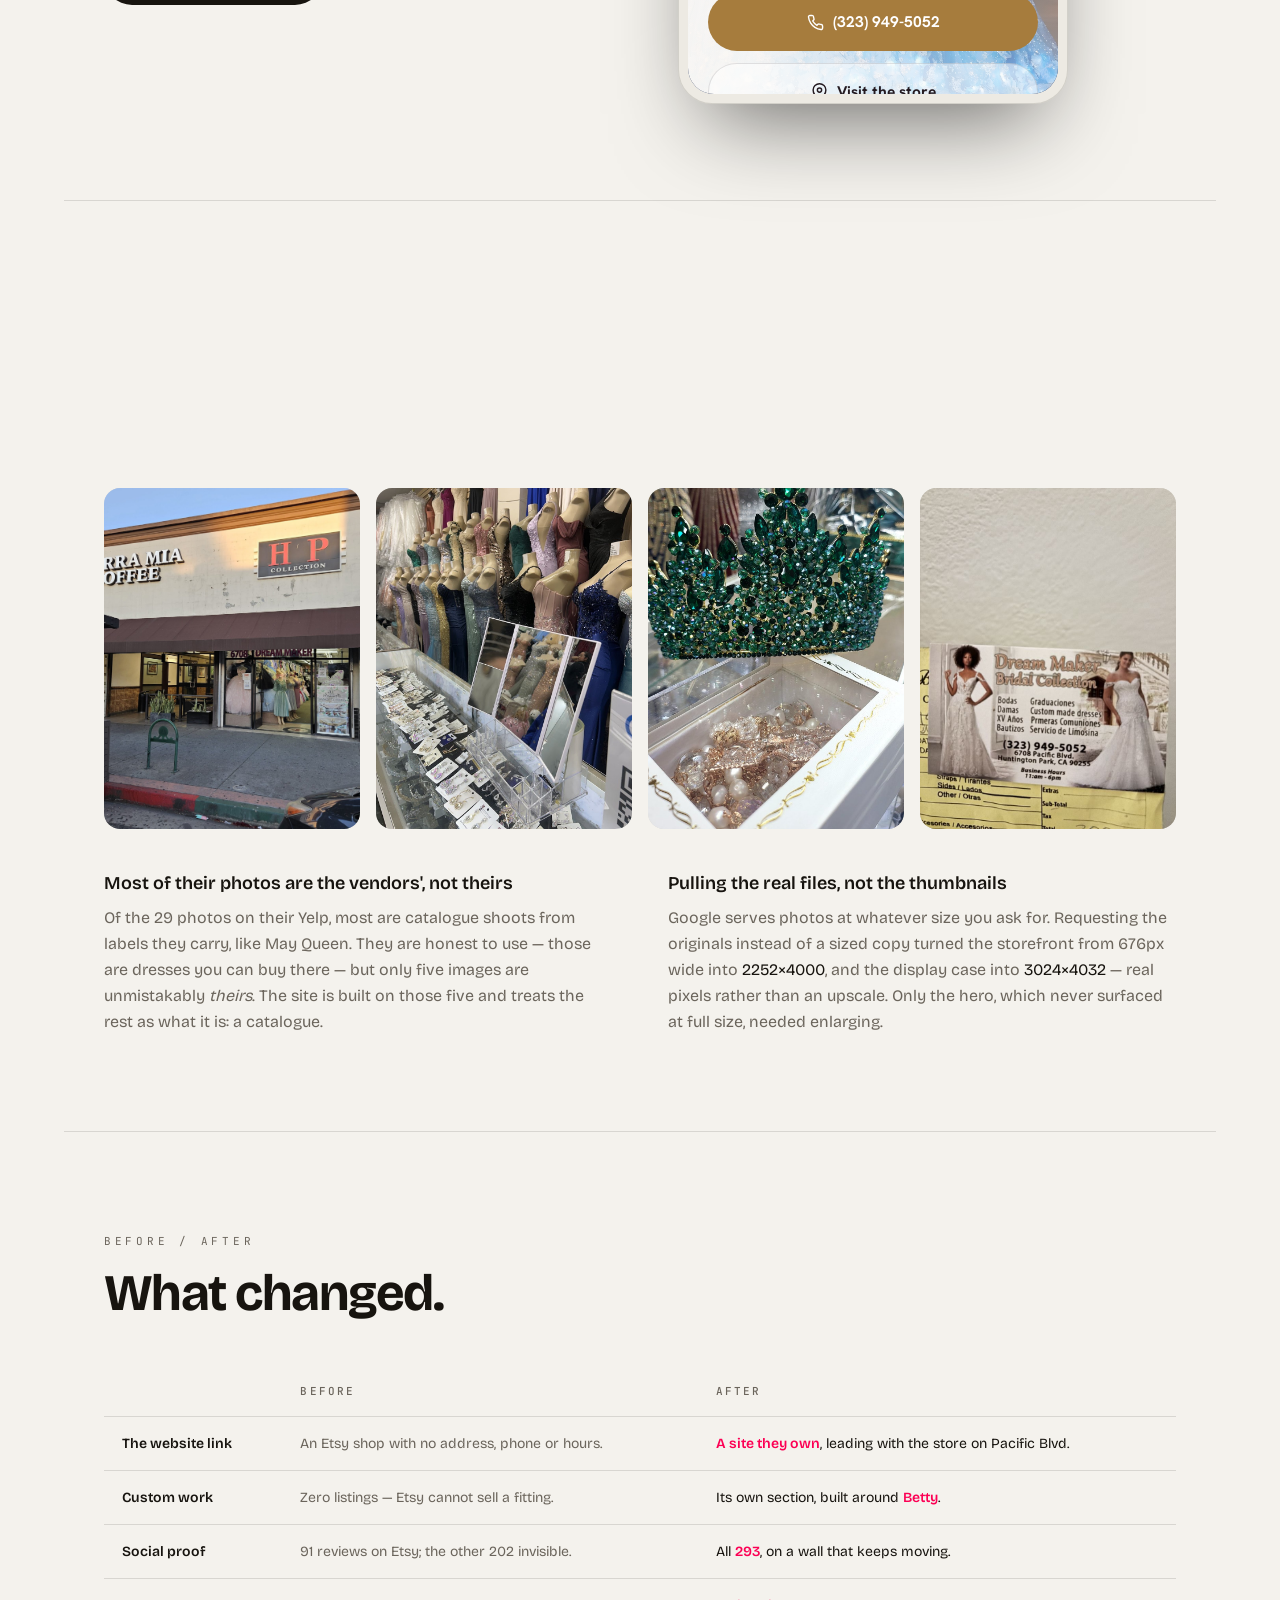
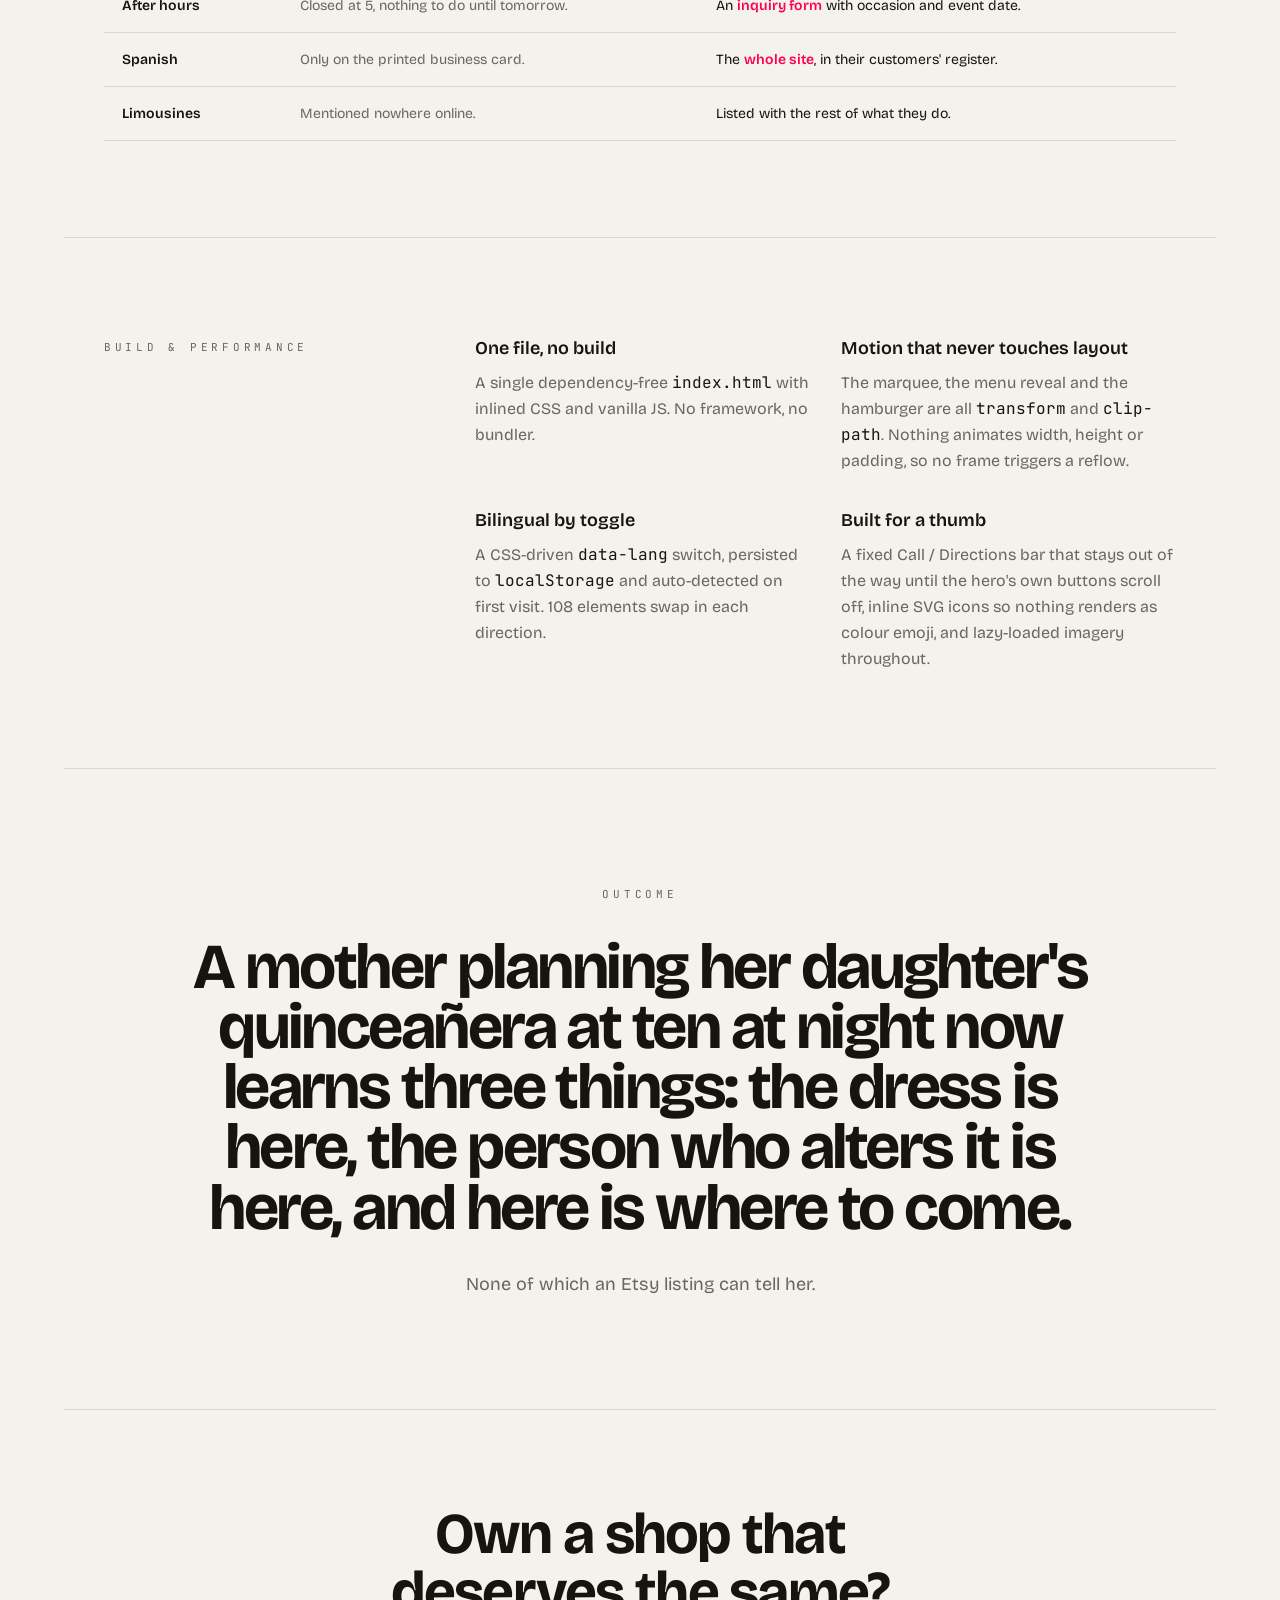
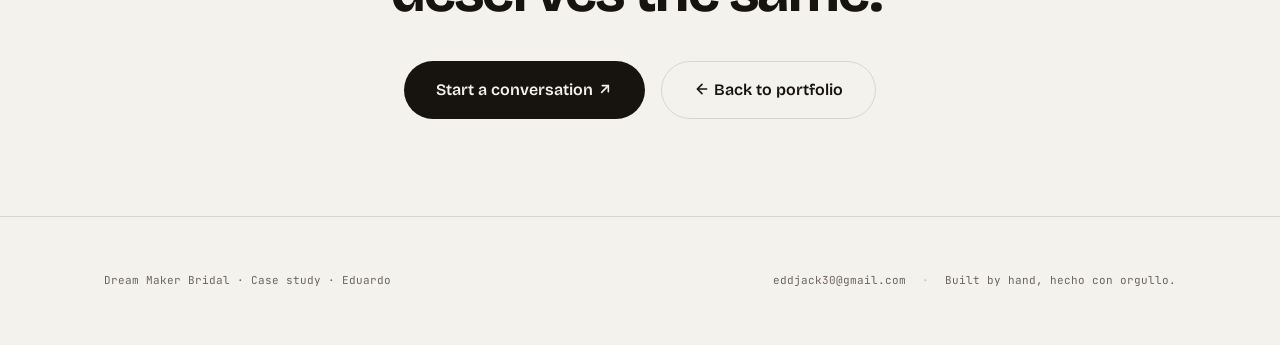
<file: dm-case-study.html>
<!DOCTYPE html>
<html lang="en">
<head>
    <meta charset="UTF-8">
    <meta name="viewport" content="width=device-width, initial-scale=1.0">
    <title>Dream Maker Bridal — Case Study · Eduardo</title>
    <meta name="description" content="A Huntington Park bridal boutique with 293 five-star reviews had an Etsy shop for a website — one that never mentions the store, the address or the phone. How I researched, designed and built the bilingual replacement.">
    <meta name="robots" content="index, follow, max-image-preview:large">
  <link rel="canonical" href="https://eddjack.github.io/sites/dm-case-study.html">
  <meta property="og:type" content="website">
  <meta property="og:site_name" content="Eduardo — Websites for local businesses">
  <meta property="og:title" content="Dream Maker Bridal — Case Study | Eduardo">
  <meta property="og:description" content="293 five-star reviews, and their website was an Etsy shop that never mentions the store. How I built the bilingual replacement.">
  <meta property="og:url" content="https://eddjack.github.io/sites/dm-case-study.html">
  <meta property="og:image" content="https://eddjack.github.io/sites/assets/img/dm-storefront.jpg">
  <meta property="og:image:alt" content="The Dream Maker Bridal storefront on Pacific Blvd in Huntington Park">
  <meta property="og:locale" content="en_US">
  <meta property="og:locale:alternate" content="es_US">
  <meta name="twitter:card" content="summary_large_image">
  <meta name="twitter:title" content="Dream Maker Bridal — Case Study | Eduardo">
  <meta name="twitter:description" content="293 five-star reviews, and their website was an Etsy shop that never mentions the store. How I built the bilingual replacement.">
  <meta name="twitter:image" content="https://eddjack.github.io/sites/assets/img/dm-storefront.jpg">
  <meta name="author" content="Eduardo Jacinto">
  <meta name="theme-color" content="#0b0b0c">
  <link rel="icon" href="data:image/svg+xml,<svg xmlns='http://www.w3.org/2000/svg' viewBox='0 0 64 64'><rect width='64' height='64' rx='16' fill='%23fc0054'/><text x='13' y='47' font-family='Arial Black, Arial, sans-serif' font-weight='900' font-size='46' fill='%23F3EFE9'>E</text><circle cx='50' cy='44' r='5.5' fill='%230B0B0C'/></svg>">

    <link rel="preconnect" href="https://fonts.googleapis.com">
    <link rel="preconnect" href="https://fonts.gstatic.com" crossorigin>
    <link href="https://fonts.googleapis.com/css2?family=Bricolage+Grotesque:opsz,wght@12..96,300;12..96,400;12..96,500;12..96,600;12..96,700;12..96,800&family=JetBrains+Mono:wght@400;500&display=swap" rel="stylesheet">
    <style>
        :root {
            --ease: cubic-bezier(0.16, 1, 0.3, 1);
            --bg:#0B0B0C; --surface:#141416; --surface2:#1B1B1E; --ink:#F3EFE9; --muted:#9A958C;
            --line: rgba(243,239,233,0.08); --wash: rgba(243,239,233,0.055); --wash-accent: rgba(252,0,84,0.05);
            --nav-bg: rgba(11,11,12,0.72); --ring-border: rgba(243,239,233,0.5);
            --media-scrim: rgba(11,11,12,0.55);
            --img-filter: saturate(0.9) brightness(0.9); --grain-op:0.5; --grain-blend:overlay;
        }
        html.light {
            --bg:#F4F2ED; --surface:#FFFFFF; --surface2:#EDEAE3; --ink:#17140F; --muted:#6B655C;
            --line: rgba(23,20,15,0.12); --wash: rgba(23,20,15,0.05); --wash-accent: rgba(252,0,84,0.04);
            --nav-bg: rgba(244,242,237,0.78); --ring-border: rgba(23,20,15,0.45);
            --media-scrim: rgba(244,242,237,0.35);
            --img-filter: saturate(1) brightness(1); --grain-op:0.22; --grain-blend:multiply;
        }
        html { scroll-behavior: smooth; color-scheme: dark; }
        html.light { color-scheme: light; }

        body {
            background: var(--bg); color: var(--ink); overflow-x: hidden;
            font-feature-settings: "ss01","cv01"; -webkit-font-smoothing: antialiased; font-variant-emoji: text;
            transition: background-color 0.5s var(--ease), color 0.5s var(--ease);
        }
        ::selection { background: #fc0054; color: #fff; }

        #canvas-container { position: fixed; inset: 0; width: 100vw; height: 100vh; z-index: 0; pointer-events: none; }
        /* Ambient lighting — a soft wash from above, not a tiled grid. Reads as the room
           the page sits in; the particle field carries the texture. */
        #ambient {
            position: fixed; inset: 0; z-index: 0; pointer-events: none;
            background:
                radial-gradient(ellipse 120% 62% at 50% -12%, var(--wash) 0%, transparent 66%),
                radial-gradient(ellipse 62% 46% at 88% 6%,  var(--wash-accent) 0%, transparent 70%);
        }
        #grain {
            position: fixed; inset: -50%; z-index: 1; pointer-events: none;
            opacity: var(--grain-op); mix-blend-mode: var(--grain-blend);
            background-image: url("data:image/svg+xml,%3Csvg xmlns='http://www.w3.org/2000/svg' width='140' height='140'%3E%3Cfilter id='n'%3E%3CfeTurbulence type='fractalNoise' baseFrequency='0.85' numOctaves='2' stitchTiles='stitch'/%3E%3C/filter%3E%3Crect width='100%25' height='100%25' filter='url(%23n)' opacity='0.5'/%3E%3C/svg%3E");
        }
        /* keep page content above the ambient environment layers */
        #nav, main, footer { position: relative; z-index: 2; }

        /* Cursor */
        .cursor-dot,.cursor-ring{position:fixed;top:0;left:0;z-index:90;pointer-events:none;border-radius:9999px;transform:translate3d(-100px,-100px,0);will-change:transform;opacity:0;transition:opacity .3s ease;}
        .cursor-dot{width:6px;height:6px;margin:-3px 0 0 -3px;background:#fc0054;}
        .cursor-ring{width:58px;height:58px;margin:-29px 0 0 -29px;border:0;transition:opacity .3s ease;}
        .cursor-ring::after{content:"";position:absolute;inset:0;border-radius:inherit;border:1px solid var(--ring-border);transform:scale(.6207);transition:transform .35s var(--ease),border-color .35s var(--ease);}
        .cursor-ready .cursor-dot,.cursor-ready .cursor-ring{opacity:1;}
        body.has-cursor,body.has-cursor *{cursor:none!important;}
        .cursor-ring.is-link::after{transform:scale(1);border-color:rgba(252,0,84,0.6);}
        @media (hover:none),(pointer:coarse){.cursor-dot,.cursor-ring{display:none!important;}}

        /* Nav */
        #nav{position:fixed;top:0;left:0;right:0;z-index:80;border-bottom:1px solid transparent;transition:background-color .4s ease,border-color .4s ease,backdrop-filter .4s ease;}
        #nav.docked{background:var(--nav-bg);backdrop-filter:blur(14px) saturate(140%);-webkit-backdrop-filter:blur(14px) saturate(140%);border-bottom-color:var(--line);}
        .nav-inner{transition:transform .5s var(--ease);transform-origin:center top;} #nav.docked .nav-inner{transform:scale(.955);}
        .lang-btn{font-family:'JetBrains Mono',monospace;color:var(--muted);transition:color .3s ease;display:inline-flex;align-items:center;}
        .lang-btn:hover,.lang-btn:focus-visible{color:var(--ink);}
        .lang-btn .on{color:var(--ink);}
        #theme-toggle .icon-sun{display:none;} html.light #theme-toggle .icon-sun{display:block;} html.light #theme-toggle .icon-moon{display:none;}
        /* Wordmark doubles as a scroll-progress indicator (matches the portfolio) */
        /* impeccable-disable-next-line gradient-text: deliberate: the wordmark fill encodes scroll position, it is functional not decorative */
        .wordmark { background-image: linear-gradient(90deg, #fc0054 var(--progress,0%), var(--ink) var(--progress,0%)); -webkit-background-clip:text; background-clip:text; color:transparent; -webkit-text-fill-color:transparent; }
        #wordmark-dot { color:#fc0054; transition: color .4s var(--ease); }
        #wordmark-dot.complete { color: var(--ink); }

        /* Reveals (JS-gated) */
        .js .depth{opacity:0;transform:translateY(42px) scale(.99);transition:opacity 1s var(--ease),transform 1.1s var(--ease);will-change:transform,opacity;}
        .js .depth.in{opacity:1;transform:none;}
        .js .rise>*{opacity:0;transform:translateY(24px);transition:opacity .8s var(--ease),transform .9s var(--ease);}
        .js .rise.in>*{opacity:1;transform:none;}
        .js .rise.in>*:nth-child(2){transition-delay:.07s;} .js .rise.in>*:nth-child(3){transition-delay:.14s;}
        .js .rise.in>*:nth-child(4){transition-delay:.21s;} .js .rise.in>*:nth-child(5){transition-delay:.28s;}

        /* Typography */
        .display{font-weight:700;letter-spacing:-0.04em;line-height:0.94;text-wrap:balance;}
        .h-section{font-weight:700;letter-spacing:-0.03em;line-height:1;text-wrap:balance;}
        /* Type scale — 11 / 14 / 18 / 23px, each step ~1.27x. Tailwind's t-micro (12px)
           and t-h3 (20px) sat too close to their neighbours, so those two map here. */
        .t-micro{font-size:11px;line-height:1.45;}
        .t-h3{font-size:23px;line-height:1.25;}
        .kicker{font-family:'JetBrains Mono',monospace;font-size:11px;letter-spacing:0.34em;text-transform:uppercase;color:var(--muted);}
        .lead{max-width:64ch;}

        /* Media */
        .frame{position:relative;overflow:hidden;border-radius:20px;box-shadow:inset 0 0 0 1px var(--line);}
        .frame img{width:100%;height:100%;object-fit:cover;object-position:center 34%;display:block;filter:var(--img-filter);transition:filter .8s var(--ease),transform 1.1s var(--ease);}
        .frame::after{content:"";position:absolute;inset:0;border-radius:20px;box-shadow:inset 0 0 0 1px var(--line);pointer-events:none;}

        /* Buttons */
        .btn{display:inline-flex;align-items:center;justify-content:center;gap:.6rem;border-radius:9999px;font-weight:600;transition:transform .25s var(--ease),background-color .35s var(--ease),color .35s var(--ease),border-color .35s var(--ease),box-shadow .4s var(--ease);will-change:transform;}
        .btn-primary{background:var(--ink);color:var(--bg);padding:1rem 2rem;}
        .btn-primary:hover,.btn-primary:focus-visible{background:#fc0054;color:#fff;box-shadow:0 12px 40px -8px rgba(252,0,84,0.25);}
        .btn-ghost{border:1px solid var(--line);color:var(--ink);padding:1rem 2rem;}
        .btn-ghost:hover,.btn-ghost:focus-visible{border-color:rgba(252,0,84,0.6);color:#fc0054;}
        a:focus-visible,button:focus-visible{outline:2px solid #fc0054;outline-offset:4px;border-radius:4px;}
        .hairline{border-color:var(--line);}

        /* Numbered list */
        .goal{display:grid;grid-template-columns:auto 1fr;gap:1.5rem;align-items:baseline;padding:1.6rem 0;border-top:1px solid var(--line);}
        .goal .n{font-family:'JetBrains Mono',monospace;color:var(--muted);font-size:0.875rem;}

        /* Before/after table */
        .ba{width:100%;border-collapse:collapse;font-size:0.875rem;}
        .ba th,.ba td{text-align:left;padding:1rem 1.1rem;border-bottom:1px solid var(--line);vertical-align:top;}
        .ba thead th{font-family:'JetBrains Mono',monospace;font-size:11px;letter-spacing:.2em;text-transform:uppercase;color:var(--muted);font-weight:500;}
        .ba td:first-child{font-weight:600;}
        .ba .before{color:var(--muted);}
        .ba .after{color:var(--ink);}
        .ba .after b{color:#fc0054;font-weight:600;}

        /* Browser/phone live-preview frame */
        .device{max-width:390px;margin:0 auto;border-radius:34px;padding:10px;background:var(--surface2);box-shadow:0 40px 90px -30px rgba(0,0,0,0.6),inset 0 0 0 1px var(--line);}
        .device-screen{border-radius:26px;overflow:hidden;background:var(--surface);position:relative;}
        .device-screen iframe{width:100%;height:660px;border:0;display:block;background:#0f1d40;}
        .device-notch{position:absolute;top:8px;left:50%;transform:translateX(-50%);width:64px;height:5px;border-radius:9999px;background:rgba(0,0,0,0.35);z-index:2;}

        .gallery-img{border-radius:16px;overflow:hidden;box-shadow:inset 0 0 0 1px var(--line);}
        .gallery-img img{width:100%;height:100%;object-fit:cover;display:block;filter:var(--img-filter);transition:transform 1s var(--ease);}
        .gallery-img:hover img{transform:scale(1.05);}

        .skip{position:fixed;top:-60px;left:1rem;z-index:100;background:var(--ink);color:var(--bg);padding:.6rem 1rem;border-radius:8px;transition:top .3s ease;font-weight:600;}
        .skip:focus{top:1rem;}

        /* Language visibility */
        .lang-es{display:none;}
        html[lang="es"] .lang-en{display:none;}
        html[lang="es"] .lang-es{display:revert;}

        @media (prefers-reduced-motion: reduce){
            html{scroll-behavior:auto;}
            *,*::before,*::after{animation-duration:.001ms!important;transition-duration:.001ms!important;}
            .js .depth,.js .rise>*{opacity:1!important;transform:none!important;}
            #grain,#canvas-container{display:none;} .cursor-dot,.cursor-ring{display:none!important;}
        }
        .ico{width:1em;height:1em;display:inline-block;vertical-align:-0.12em;flex:none}
  </style>
  <link rel="stylesheet" href="assets/tailwind.css">
  </head>
<body class="font-sans">
    <script>
        (function(){var d=document.documentElement;d.classList.add('js');
        try{
            var t=localStorage.getItem('theme');
            if(t==='light'||(!t&&window.matchMedia('(prefers-color-scheme: light)').matches))d.classList.add('light');
            if(localStorage.getItem('lang')==='es')d.setAttribute('lang','es');
        }catch(e){}})();
    </script>

    <a href="#problem" class="skip"><span class="lang-en">Skip to content</span><span class="lang-es">Saltar al contenido</span></a>
    <div id="ambient" aria-hidden="true"></div>
    <div id="canvas-container" aria-hidden="true"></div>
    <div id="grain" aria-hidden="true"></div>
    <div class="cursor-ring" aria-hidden="true"></div>
    <div class="cursor-dot" aria-hidden="true"></div>

    <!-- Nav -->
    <header id="nav">
        <div class="nav-inner max-w-7xl mx-auto px-6 sm:px-10 py-5 flex items-center justify-between">
            <a href="index.html" class="flex items-center gap-2 text-sm font-medium text-muted hover:text-ink transition-colors" data-cursor="link" aria-label="Back to Eduardo's portfolio">
                <span><svg class="ico" viewBox="0 0 24 24" fill="none" stroke="currentColor" stroke-width="2.4" stroke-linecap="round" stroke-linejoin="round" aria-hidden="true" focusable="false"><path d="M19 12H6"/><path d="M12 19l-7-7 7-7"/></svg></span><span class="text-lg font-bold tracking-tight text-ink"><span id="wordmark" class="wordmark">Eduardo</span><span id="wordmark-dot">.</span></span>
            </a>
            <div class="flex items-center gap-3.5 sm:gap-5">
                <button id="theme-toggle" onclick="toggleTheme()" class="lang-btn" aria-label="Toggle light or dark theme">
                    <svg class="icon-moon w-[18px] h-[18px]" fill="none" stroke="currentColor" stroke-width="2" viewBox="0 0 24 24" aria-hidden="true"><path stroke-linecap="round" stroke-linejoin="round" d="M20.354 15.354A9 9 0 018.646 3.646 9.003 9.003 0 0012 21a9.003 9.003 0 008.354-5.646z"/></svg>
                    <svg class="icon-sun w-[18px] h-[18px]" fill="none" stroke="currentColor" stroke-width="2" viewBox="0 0 24 24" aria-hidden="true"><path stroke-linecap="round" stroke-linejoin="round" d="M12 3v1m0 16v1m9-9h-1M4 12H3m15.364 6.364l-.707-.707M6.343 6.343l-.707-.707m12.728 0l-.707.707M6.343 17.657l-.707.707M16 12a4 4 0 11-8 0 4 4 0 018 0z"/></svg>
                </button>
                <button onclick="toggleLang()" class="lang-btn t-micro tracking-widest" aria-label="Switch language / Cambiar idioma">
                    <span id="l-en" class="on">EN</span><span class="mx-1 opacity-40">/</span><span id="l-es">ES</span>
                </button>
                <a href="dream-maker-bridal/" target="_blank" rel="noopener" class="btn btn-ghost t-micro uppercase tracking-widest !px-4 sm:!px-5 !py-2.5 whitespace-nowrap" data-cursor="link">
                    <span class="lang-en">Live site <svg class="ico" viewBox="0 0 24 24" fill="none" stroke="currentColor" stroke-width="2.4" stroke-linecap="round" stroke-linejoin="round" aria-hidden="true" focusable="false"><path d="M7 17 17 7"/><path d="M8 7h9v9"/></svg></span><span class="lang-es">Sitio <svg class="ico" viewBox="0 0 24 24" fill="none" stroke="currentColor" stroke-width="2.4" stroke-linecap="round" stroke-linejoin="round" aria-hidden="true" focusable="false"><path d="M7 17 17 7"/><path d="M8 7h9v9"/></svg></span>
                </a>
            </div>
        </div>
    </header>

            <main>
        <!-- Hero -->
        <section class="max-w-6xl mx-auto px-6 sm:px-10 pt-36 pb-16">
            <div class="depth">
                <span class="kicker"><span class="lang-en">Case Study 03</span><span class="lang-es">Caso 03</span> — <span style="color:var(--ink)">Dream Maker Bridal</span></span>
                <h1 class="display text-[clamp(2.6rem,7.5vw,5.6rem)] mt-6 max-w-[15ch]">
                    <span class="lang-en">Their website was an Etsy shop that never mentions the store.</span>
                    <span class="lang-es">Su sitio web era una tienda de Etsy que nunca menciona la tienda.</span>
                </h1>
                <p class="lead mt-8 text-[clamp(1.05rem,1.5vw,1.3rem)] text-muted leading-relaxed">
                    <span class="lang-en">A bridal and quinceañera boutique on Pacific Blvd with 293 five-star reviews, a woman named Betty who builds dresses to order, and a web presence that could not tell you any of it. This is what I built instead.</span>
                    <span class="lang-es">Una boutique de novias y quinceañeras en Pacific Blvd con 293 reseñas de cinco estrellas, una señora llamada Betty que hace vestidos a la medida, y una presencia en línea incapaz de contar nada de eso. Esto es lo que construí en su lugar.</span>
                </p>
                <dl class="mt-12 grid grid-cols-2 sm:grid-cols-4 gap-6 border-t hairline pt-8 font-mono text-sm">
                    <div><dt class="text-muted t-micro uppercase tracking-widest"><span class="lang-en">Role</span><span class="lang-es">Rol</span></dt><dd class="mt-1 font-medium"><span class="lang-en">Research, design &amp; build</span><span class="lang-es">Investigación, diseño y desarrollo</span></dd></div>
                    <div><dt class="text-muted t-micro uppercase tracking-widest"><span class="lang-en">Location</span><span class="lang-es">Ubicación</span></dt><dd class="mt-1 font-medium">Huntington Park, CA</dd></div>
                    <div><dt class="text-muted t-micro uppercase tracking-widest"><span class="lang-en">Status</span><span class="lang-es">Estado</span></dt><dd class="mt-1 font-medium"><span class="lang-en">Preview, not yet live</span><span class="lang-es">Vista previa, aún no publicado</span></dd></div>
                    <div><dt class="text-muted t-micro uppercase tracking-widest">Stack</dt><dd class="mt-1 font-medium"><span class="lang-en">1 file · vanilla JS</span><span class="lang-es">1 archivo · JS puro</span></dd></div>
                </dl>
            </div>

            <div class="depth frame mt-14 h-[46vh] sm:h-[64vh]" data-cursor="link">
                <img src="assets/img/dm-storefront.jpg" alt="The Dream Maker Bridal storefront on Pacific Blvd in Huntington Park, quinceañera gowns visible in the window" fetchpriority="high">
            </div>
        </section>

        <!-- Problem -->
        <section id="problem" class="max-w-6xl mx-auto px-6 sm:px-10 py-24 border-t hairline grid lg:grid-cols-12 gap-10">
            <div class="lg:col-span-4 depth"><span class="kicker"><span class="lang-en">The problem</span><span class="lang-es">El problema</span></span></div>
            <div class="lg:col-span-8 depth">
                <p class="text-[clamp(1.5rem,3vw,2.4rem)] font-medium leading-snug tracking-tight max-w-[26ch]">
                    <span class="lang-en">You cannot ship a fitting.</span>
                    <span class="lang-es">Una prueba de vestido no se puede enviar por correo.</span>
                </p>
                <p class="lead mt-6 text-muted text-lg leading-relaxed">
                    <span class="lang-en">Google listed their website as <code class="text-ink">dreammakerbridal.etsy.com</code>. I went through that shop line by line: 58 listings, mostly ready-made formal gowns. <b class="text-ink">One</b> bridal gown. <b class="text-ink">One</b> quinceañera dress, and it was a mini. Zero custom listings — the exact thing their reviews rave about.</span>
                    <span class="lang-es">Google mostraba su sitio como <code class="text-ink">dreammakerbridal.etsy.com</code>. Revisé esa tienda listado por listado: 58 artículos, casi todos vestidos de gala ya hechos. <b class="text-ink">Un</b> vestido de novia. <b class="text-ink">Un</b> vestido de quinceañera, y era de niña. Cero trabajos a la medida, justo lo que más elogian sus reseñas.</span>
                </p>
                <p class="lead mt-6 text-muted text-lg leading-relaxed">
                    <span class="lang-en">And the page never mentions Huntington Park, Pacific Blvd, a physical store, an appointment or a phone number. I checked for all of it. So a customer who searches their name, taps the website link and lands on Etsy has no way to learn there is a store five minutes away she could walk into and try a dress on today.</span>
                    <span class="lang-es">Y esa página nunca menciona Huntington Park, Pacific Blvd, una tienda física, una cita ni un teléfono. Lo verifiqué todo. Entonces una clienta que busca su nombre, le da clic al sitio y llega a Etsy no tiene forma de enterarse de que hay una tienda a cinco minutos donde podría probarse un vestido hoy mismo.</span>
                </p>
            </div>
        </section>

        <!-- Research -->
        <section class="max-w-6xl mx-auto px-6 sm:px-10 py-24 border-t hairline grid lg:grid-cols-12 gap-10">
            <div class="lg:col-span-4 depth"><span class="kicker"><span class="lang-en">Research</span><span class="lang-es">Investigación</span></span></div>
            <div class="lg:col-span-8 rise grid sm:grid-cols-1 gap-8">
                <div>
                    <h3 class="t-h3 font-semibold"><span class="lang-en">Their reputation is three times bigger than Etsy shows</span><span class="lang-es">Su reputación es tres veces mayor de lo que Etsy muestra</span></h3>
                    <p class="text-muted mt-2 leading-relaxed max-w-2xl">
                        <span class="lang-en">4.9 across <span class="text-ink">293 Google reviews</span>, against 4.8 across 91 on Etsy. Two hundred reviews an Etsy visitor never sees. Their Yelp is a third story again — listed under a different name, <span class="text-ink">Dream Maker Boutique</span>, with only 4 reviews. Three platforms, three identities, no single place they control.</span>
                        <span class="lang-es">4.9 en <span class="text-ink">293 reseñas de Google</span>, contra 4.8 en 91 de Etsy. Doscientas reseñas que quien llega por Etsy nunca ve. Su Yelp es otra historia: aparece con otro nombre, <span class="text-ink">Dream Maker Boutique</span>, con apenas 4 reseñas. Tres plataformas, tres identidades, ningún lugar propio.</span>
                    </p>
                </div>
                <div>
                    <h3 class="t-h3 font-semibold"><span class="lang-en">The reviews are about people, not dresses</span><span class="lang-es">Las reseñas hablan de personas, no de vestidos</span></h3>
                    <p class="text-muted mt-2 leading-relaxed max-w-2xl">
                        <span class="lang-en">Google's own tags put <span class="text-ink">"helpful staff" on 186 of the 293 reviews</span>. Reading them, nearly every one names somebody: Betty for custom work, Aracely, Andrea, Conni, Sandra. One reviewer wrote <span class="text-ink">"they are truly the Dream makers"</span>. That is the business — not a catalogue.</span>
                        <span class="lang-es">Las etiquetas de Google marcan <span class="text-ink">"personal servicial" en 186 de las 293 reseñas</span>. Al leerlas, casi todas mencionan a alguien: Betty para los vestidos a la medida, Aracely, Andrea, Conni, Sandra. Una clienta escribió <span class="text-ink">"de verdad hacen sueños realidad"</span>. Ese es el negocio, no un catálogo.</span>
                    </p>
                </div>
                <div>
                    <h3 class="t-h3 font-semibold"><span class="lang-en">People drive hours to get there</span><span class="lang-es">Vienen manejando horas</span></h3>
                    <p class="text-muted mt-2 leading-relaxed max-w-2xl">
                        <span class="lang-en">One customer came <span class="text-ink">from Sacramento</span> specifically for this store. Another <span class="text-ink">drove down from Victorville</span>. A third came from out of state and had the alterations done the same afternoon. For a boutique on a commercial strip, that is remarkable, and none of it was visible anywhere online.</span>
                        <span class="lang-es">Una clienta vino <span class="text-ink">desde Sacramento</span> específicamente a esta tienda. Otra <span class="text-ink">manejó desde Victorville</span>. Otra llegó de otro estado y le hicieron los arreglos esa misma tarde. Para una boutique en una calle comercial eso es notable, y no se veía en ningún lado.</span>
                    </p>
                </div>
                <div>
                    <h3 class="t-h3 font-semibold"><span class="lang-en">Their business card was the brief</span><span class="lang-es">Su tarjeta de presentación fue el brief</span></h3>
                    <p class="text-muted mt-2 leading-relaxed max-w-2xl">
                        <span class="lang-en">Buried in their Yelp photos was a picture of their own card, already bilingual, listing everything they actually do: <span class="text-ink">bodas, damas, XV años, bautizos, graduaciones, primeras comuniones, custom made dresses</span> — and <span class="text-ink">servicio de limosina</span>. They rent limousines. That appears nowhere else online.</span>
                        <span class="lang-es">Entre sus fotos de Yelp había una foto de su propia tarjeta, ya bilingüe, con todo lo que realmente hacen: <span class="text-ink">bodas, damas, XV años, bautizos, graduaciones, primeras comuniones, vestidos a la medida</span> — y <span class="text-ink">servicio de limosina</span>. Rentan limosinas. Eso no aparece en ningún otro lado.</span>
                    </p>
                </div>
            </div>
        </section>

        <!-- Goals -->
        <section class="max-w-6xl mx-auto px-6 sm:px-10 py-24 border-t hairline grid lg:grid-cols-12 gap-10">
            <div class="lg:col-span-4 depth"><span class="kicker"><span class="lang-en">Goals</span><span class="lang-es">Objetivos</span></span><h2 class="h-section text-[clamp(1.8rem,3.5vw,2.6rem)] mt-4 max-w-[12ch]"><span class="lang-en">Five jobs for one page.</span><span class="lang-es">Cinco tareas para una página.</span></h2></div>
            <div class="lg:col-span-8 depth">
                <div class="goal"><span class="n">01</span><p class="text-lg"><span class="lang-en">Say there is a real store, on Pacific Blvd, that you can walk into today.</span><span class="lang-es">Decir que hay una tienda real, en Pacific Blvd, a la que puede entrar hoy.</span></p></div>
                <div class="goal"><span class="n">02</span><p class="text-lg"><span class="lang-en">Show the custom work and the alterations — the things Etsy structurally cannot sell.</span><span class="lang-es">Mostrar el trabajo a la medida y los arreglos, lo que Etsy no puede vender.</span></p></div>
                <div class="goal"><span class="n">03</span><p class="text-lg"><span class="lang-en">Put all 293 reviews in one place they own.</span><span class="lang-es">Reunir las 293 reseñas en un lugar que sea suyo.</span></p></div>
                <div class="goal"><span class="n">04</span><p class="text-lg"><span class="lang-en">Take an inquiry after 5pm, when the store is closed and the planning happens.</span><span class="lang-es">Recibir consultas después de las 5, cuando la tienda cierra y se planea todo.</span></p></div>
                <div class="goal"><span class="n">05</span><p class="text-lg"><span class="lang-en">Serve the whole site in Spanish, in the register their own card already uses.</span><span class="lang-es">Servir todo el sitio en español, en el mismo habla de su tarjeta.</span></p></div>
            </div>
        </section>

        <!-- Design decisions -->
        <section class="max-w-6xl mx-auto px-6 sm:px-10 py-24 border-t hairline">
            <div class="depth mb-14"><span class="kicker"><span class="lang-en">Design decisions</span><span class="lang-es">Decisiones de diseño</span></span><h2 class="h-section text-[clamp(2rem,4.5vw,3.4rem)] mt-4 max-w-[18ch]"><span class="lang-en">Deliberately unlike the last one.</span><span class="lang-es">A propósito, distinto al anterior.</span></h2></div>
            <div class="rise grid md:grid-cols-2 gap-x-14 gap-y-12">
                <div>
                    <h3 class="t-h3 font-semibold"><span class="lang-en">A masthead, not a nav bar</span><span class="lang-es">Un cabezal, no una barra</span></h3>
                    <p class="text-muted mt-3 leading-relaxed"><span class="lang-en">The wordmark sits centred in italic serif with the language switch and the phone on either side, and a gold hairline along the bottom edge carries scroll position. It reads like the cover of something rather than the top of an app.</span><span class="lang-es">El logotipo va centrado en serif itálica, con el idioma y el teléfono a los lados, y una línea dorada abajo marca el avance de lectura. Se lee como la portada de algo, no como el encabezado de una app.</span></p>
                </div>
                <div>
                    <h3 class="t-h3 font-semibold"><span class="lang-en">The menu opens as a circle</span><span class="lang-es">El menú abre como un círculo</span></h3>
                    <p class="text-muted mt-3 leading-relaxed"><span class="lang-en">The panel is revealed by a <code class="text-ink">clip-path</code> circle that grows from the button's own measured position, so it appears to come out of the corner you touched. Links stagger in behind it in large Bodoni italic.</span><span class="lang-es">El panel se revela con un círculo <code class="text-ink">clip-path</code> que crece desde la posición real del botón, así que parece salir de la esquina que tocó. Los enlaces aparecen escalonados en Bodoni itálica grande.</span></p>
                </div>
                <div>
                    <h3 class="t-h3 font-semibold"><span class="lang-en">The reviews move</span><span class="lang-es">Las reseñas se mueven</span></h3>
                    <p class="text-muted mt-3 leading-relaxed"><span class="lang-en">293 reviews is their single strongest asset, so the wall scrolls continuously rather than sitting in a grid of six. It pauses on hover and on keyboard focus, and becomes an ordinary scroller for anyone who has asked for reduced motion.</span><span class="lang-es">293 reseñas es su mayor activo, así que el muro se desplaza en vez de quedarse en una cuadrícula de seis. Se detiene al pasar el cursor y con el teclado, y se vuelve un carrusel normal para quien pidió menos movimiento.</span></p>
                </div>
                <div>
                    <h3 class="t-h3 font-semibold"><span class="lang-en">Ivory and gold, from their own logo</span><span class="lang-es">Marfil y dorado, de su propio logo</span></h3>
                    <p class="text-muted mt-3 leading-relaxed"><span class="lang-en">Their logo is a gold gown line-drawing on blush. The palette comes straight off it: warm ivory ground, gold rules, one wine accent. Nothing invented, and nothing borrowed from the auto shop I built the week before.</span><span class="lang-es">Su logo es un vestido dibujado en dorado sobre rosa pálido. La paleta sale de ahí: fondo marfil, líneas doradas, un acento vino. Nada inventado, y nada tomado del taller que construí la semana pasada.</span></p>
                </div>
            </div>
        </section>

        <!-- Live preview -->
        <section class="max-w-6xl mx-auto px-6 sm:px-10 py-24 border-t hairline">
            <div class="depth grid lg:grid-cols-12 gap-12 items-center">
                <div class="lg:col-span-5">
                    <span class="kicker"><span class="lang-en">The build, live</span><span class="lang-es">El sitio, en vivo</span></span>
                    <h2 class="h-section text-[clamp(2rem,4.5vw,3.2rem)] mt-4 max-w-[16ch]"><span class="lang-en">A working preview, built before the pitch.</span><span class="lang-es">Una versión funcional, hecha antes de la propuesta.</span></h2>
                    <p class="lead mt-6 text-muted text-lg leading-relaxed"><span class="lang-en">Finished and running, mobile-first, because a mother planning a quinceañera is doing it on her phone at 10pm. I build these before I call the owner, so the conversation starts with something real. Tap around inside the phone, or open it full-screen.</span><span class="lang-es">Terminado y funcionando, prioridad móvil, porque una mamá planeando unos XV lo hace en su teléfono a las 10 de la noche. Construyo esto antes de llamar al dueño, para empezar con algo real. Explórelo dentro del teléfono o ábralo completo.</span></p>
                    <div class="mt-8 flex flex-wrap gap-4">
                        <a href="dream-maker-bridal/" target="_blank" rel="noopener" class="btn btn-primary" data-cursor="link"><span class="lang-en">Open live preview <svg class="ico" viewBox="0 0 24 24" fill="none" stroke="currentColor" stroke-width="2.4" stroke-linecap="round" stroke-linejoin="round" aria-hidden="true" focusable="false"><path d="M7 17 17 7"/><path d="M8 7h9v9"/></svg></span><span class="lang-es">Abrir vista previa <svg class="ico" viewBox="0 0 24 24" fill="none" stroke="currentColor" stroke-width="2.4" stroke-linecap="round" stroke-linejoin="round" aria-hidden="true" focusable="false"><path d="M7 17 17 7"/><path d="M8 7h9v9"/></svg></span></a>
                    </div>
                </div>
                <div class="lg:col-span-7">
                    <div class="device">
                        <div class="device-screen">
                            <span class="device-notch"></span>
                            <iframe src="dream-maker-bridal/" title="Live preview of the Dream Maker Bridal website" loading="lazy"></iframe>
                        </div>
                    </div>
                </div>
            </div>
        </section>

        <!-- Photography -->
        <section class="max-w-6xl mx-auto px-6 sm:px-10 py-24 border-t hairline">
            <div class="depth mb-12"><span class="kicker"><span class="lang-en">Real photography</span><span class="lang-es">Fotografía real</span></span><h2 class="h-section text-[clamp(2rem,4.5vw,3.2rem)] mt-4 max-w-[18ch]"><span class="lang-en">A dense little shop, packed to the ceiling.</span><span class="lang-es">Una tienda pequeña, llena hasta el techo.</span></h2></div>
            <div class="rise grid grid-cols-2 lg:grid-cols-4 gap-4">
                <div class="gallery-img aspect-[3/4]"><img src="dream-maker-bridal/img/storefront.jpg" alt="The Dream Maker storefront at 6708 Pacific Blvd with gowns in the window" loading="lazy"></div>
                <div class="gallery-img aspect-[3/4]"><img src="dream-maker-bridal/img/store-racks.jpg" alt="Rows of mannequins in gowns inside the store beside a jewellery counter" loading="lazy"></div>
                <div class="gallery-img aspect-[3/4]"><img src="dream-maker-bridal/img/crowns.jpg" alt="A crystal quinceañera crown in the store's glass display case" loading="lazy"></div>
                <div class="gallery-img aspect-[3/4]"><img src="dream-maker-bridal/img/card.jpg" alt="Their bilingual business card listing bodas, damas, XV años, bautizos and servicio de limosina" loading="lazy"></div>
            </div>
            <div class="depth mt-10 grid md:grid-cols-2 gap-x-14 gap-y-8">
                <div>
                    <h3 class="text-lg font-semibold"><span class="lang-en">Most of their photos are the vendors', not theirs</span><span class="lang-es">Casi todas sus fotos son de los proveedores</span></h3>
                    <p class="text-muted mt-2 leading-relaxed"><span class="lang-en">Of the 29 photos on their Yelp, most are catalogue shoots from labels they carry, like May Queen. They are honest to use — those are dresses you can buy there — but only five images are unmistakably <em>theirs</em>. The site is built on those five and treats the rest as what it is: a catalogue.</span><span class="lang-es">De las 29 fotos en su Yelp, la mayoría son de catálogos de marcas que venden, como May Queen. Es honesto usarlas, son vestidos que sí venden, pero solo cinco imágenes son inconfundiblemente <em>suyas</em>. El sitio se apoya en esas cinco y trata al resto como lo que es: un catálogo.</span></p>
                </div>
                <div>
                    <h3 class="text-lg font-semibold"><span class="lang-en">Pulling the real files, not the thumbnails</span><span class="lang-es">Bajar los archivos reales, no las miniaturas</span></h3>
                    <p class="text-muted mt-2 leading-relaxed"><span class="lang-en">Google serves photos at whatever size you ask for. Requesting the originals instead of a sized copy turned the storefront from 676px wide into <span class="text-ink">2252×4000</span>, and the display case into <span class="text-ink">3024×4032</span> — real pixels rather than an upscale. Only the hero, which never surfaced at full size, needed enlarging.</span><span class="lang-es">Google entrega las fotos al tamaño que se le pida. Pedir los originales en vez de una copia reducida convirtió la fachada de 676px de ancho a <span class="text-ink">2252×4000</span>, y la vitrina a <span class="text-ink">3024×4032</span> — píxeles reales, no un aumento artificial. Solo la imagen principal, que nunca apareció completa, hubo que agrandarla.</span></p>
                </div>
            </div>
        </section>

        <!-- Before / After -->
        <section class="max-w-6xl mx-auto px-6 sm:px-10 py-24 border-t hairline">
            <div class="depth mb-12"><span class="kicker"><span class="lang-en">Before / After</span><span class="lang-es">Antes / Después</span></span><h2 class="h-section text-[clamp(2rem,4.5vw,3.2rem)] mt-4"><span class="lang-en">What changed.</span><span class="lang-es">Lo que cambió.</span></h2></div>
            <div class="depth overflow-x-auto">
                <table class="ba">
                    <thead><tr><th></th><th><span class="lang-en">Before</span><span class="lang-es">Antes</span></th><th><span class="lang-en">After</span><span class="lang-es">Después</span></th></tr></thead>
                    <tbody>
                        <tr>
                            <td><span class="lang-en">The website link</span><span class="lang-es">El enlace del sitio</span></td>
                            <td class="before"><span class="lang-en">An Etsy shop with no address, phone or hours.</span><span class="lang-es">Una tienda de Etsy sin dirección, teléfono ni horario.</span></td>
                            <td class="after"><span class="lang-en"><b>A site they own</b>, leading with the store on Pacific Blvd.</span><span class="lang-es"><b>Un sitio propio</b>, que empieza por la tienda en Pacific Blvd.</span></td>
                        </tr>
                        <tr>
                            <td><span class="lang-en">Custom work</span><span class="lang-es">Trabajo a la medida</span></td>
                            <td class="before"><span class="lang-en">Zero listings — Etsy cannot sell a fitting.</span><span class="lang-es">Cero listados: Etsy no puede vender una prueba.</span></td>
                            <td class="after"><span class="lang-en">Its own section, built around <b>Betty</b>.</span><span class="lang-es">Su propia sección, construida alrededor de <b>Betty</b>.</span></td>
                        </tr>
                        <tr>
                            <td><span class="lang-en">Social proof</span><span class="lang-es">Prueba social</span></td>
                            <td class="before"><span class="lang-en">91 reviews on Etsy; the other 202 invisible.</span><span class="lang-es">91 reseñas en Etsy; las otras 202 invisibles.</span></td>
                            <td class="after"><span class="lang-en">All <b>293</b>, on a wall that keeps moving.</span><span class="lang-es">Las <b>293</b>, en un muro que no deja de moverse.</span></td>
                        </tr>
                        <tr>
                            <td><span class="lang-en">After hours</span><span class="lang-es">Fuera de horario</span></td>
                            <td class="before"><span class="lang-en">Closed at 5, nothing to do until tomorrow.</span><span class="lang-es">Cierran a las 5 y no hay nada que hacer hasta mañana.</span></td>
                            <td class="after"><span class="lang-en">An <b>inquiry form</b> with occasion and event date.</span><span class="lang-es">Un <b>formulario</b> con ocasión y fecha del evento.</span></td>
                        </tr>
                        <tr>
                            <td><span class="lang-en">Spanish</span><span class="lang-es">Español</span></td>
                            <td class="before"><span class="lang-en">Only on the printed business card.</span><span class="lang-es">Solo en la tarjeta impresa.</span></td>
                            <td class="after"><span class="lang-en">The <b>whole site</b>, in their customers' register.</span><span class="lang-es">Todo el <b>sitio</b>, en el habla de sus clientas.</span></td>
                        </tr>
                        <tr>
                            <td><span class="lang-en">Limousines</span><span class="lang-es">Limosinas</span></td>
                            <td class="before"><span class="lang-en">Mentioned nowhere online.</span><span class="lang-es">Sin mención en ningún lado.</span></td>
                            <td class="after"><span class="lang-en">Listed with the rest of what they do.</span><span class="lang-es">Listado junto a todo lo demás.</span></td>
                        </tr>
                    </tbody>
                </table>
            </div>
        </section>

        <!-- Build -->
        <section class="max-w-6xl mx-auto px-6 sm:px-10 py-24 border-t hairline grid lg:grid-cols-12 gap-10">
            <div class="lg:col-span-4 depth"><span class="kicker"><span class="lang-en">Build &amp; performance</span><span class="lang-es">Construcción y rendimiento</span></span></div>
            <div class="lg:col-span-8 rise grid sm:grid-cols-2 gap-8">
                <div><h3 class="text-lg font-semibold"><span class="lang-en">One file, no build</span><span class="lang-es">Un archivo, sin build</span></h3><p class="text-muted mt-2 leading-relaxed"><span class="lang-en">A single dependency-free <code class="text-ink">index.html</code> with inlined CSS and vanilla JS. No framework, no bundler.</span><span class="lang-es">Un solo <code class="text-ink">index.html</code> sin dependencias, con CSS en línea y JS puro. Sin framework ni bundler.</span></p></div>
                <div><h3 class="text-lg font-semibold"><span class="lang-en">Motion that never touches layout</span><span class="lang-es">Movimiento que no toca el layout</span></h3><p class="text-muted mt-2 leading-relaxed"><span class="lang-en">The marquee, the menu reveal and the hamburger are all <code class="text-ink">transform</code> and <code class="text-ink">clip-path</code>. Nothing animates width, height or padding, so no frame triggers a reflow.</span><span class="lang-es">El carrusel, el menú y el ícono usan solo <code class="text-ink">transform</code> y <code class="text-ink">clip-path</code>. Nada anima ancho, alto ni relleno, así que ningún cuadro provoca un reflujo.</span></p></div>
                <div><h3 class="text-lg font-semibold"><span class="lang-en">Bilingual by toggle</span><span class="lang-es">Bilingüe con un toque</span></h3><p class="text-muted mt-2 leading-relaxed"><span class="lang-en">A CSS-driven <code class="text-ink">data-lang</code> switch, persisted to <code class="text-ink">localStorage</code> and auto-detected on first visit. 108 elements swap in each direction.</span><span class="lang-es">Un interruptor <code class="text-ink">data-lang</code> en CSS, guardado en <code class="text-ink">localStorage</code> y detectado en la primera visita. 108 elementos cambian en cada dirección.</span></p></div>
                <div><h3 class="text-lg font-semibold"><span class="lang-en">Built for a thumb</span><span class="lang-es">Hecho para un pulgar</span></h3><p class="text-muted mt-2 leading-relaxed"><span class="lang-en">A fixed Call / Directions bar that stays out of the way until the hero's own buttons scroll off, inline SVG icons so nothing renders as colour emoji, and lazy-loaded imagery throughout.</span><span class="lang-es">Una barra fija de Llamar / Cómo llegar que no aparece hasta que los botones del hero se van, íconos SVG en línea para que nada salga como emoji, e imágenes con carga diferida.</span></p></div>
            </div>
        </section>

        <!-- Outcome -->
        <section class="max-w-6xl mx-auto px-6 sm:px-10 py-28 border-t hairline text-center">
            <div class="depth max-w-4xl mx-auto">
                <span class="kicker"><span class="lang-en">Outcome</span><span class="lang-es">Resultado</span></span>
                <p class="display text-[clamp(2rem,5.5vw,4rem)] mt-8"><span class="lang-en">A mother planning her daughter's quinceañera at ten at night now learns three things: the dress is here, the person who alters it is here, and here is where to come.</span><span class="lang-es">Una mamá planeando los XV de su hija a las diez de la noche ahora se entera de tres cosas: el vestido está aquí, quien lo ajusta está aquí, y aquí es dónde llegar.</span></p>
                <p class="text-muted mt-8 text-lg"><span class="lang-en">None of which an Etsy listing can tell her.</span><span class="lang-es">Nada de lo cual puede decirle un listado de Etsy.</span></p>
            </div>
        </section>

        <!-- CTA -->
        <section class="max-w-6xl mx-auto px-6 sm:px-10 py-24 border-t hairline text-center">
            <div class="depth">
                <h2 class="h-section text-[clamp(2rem,5vw,3.6rem)] max-w-[18ch] mx-auto"><span class="lang-en">Own a shop that deserves the same?</span><span class="lang-es">¿Tienes un negocio que merece lo mismo?</span></h2>
                <div class="mt-10 flex flex-wrap justify-center gap-4">
                    <a href="mailto:eddjack30@gmail.com" class="btn btn-primary" data-cursor="link"><span class="lang-en">Start a conversation <svg class="ico" viewBox="0 0 24 24" fill="none" stroke="currentColor" stroke-width="2.4" stroke-linecap="round" stroke-linejoin="round" aria-hidden="true" focusable="false"><path d="M7 17 17 7"/><path d="M8 7h9v9"/></svg></span><span class="lang-es">Inicia una conversación <svg class="ico" viewBox="0 0 24 24" fill="none" stroke="currentColor" stroke-width="2.4" stroke-linecap="round" stroke-linejoin="round" aria-hidden="true" focusable="false"><path d="M7 17 17 7"/><path d="M8 7h9v9"/></svg></span></a>
                    <a href="index.html" class="btn btn-ghost" data-cursor="link"><span class="lang-en"><svg class="ico" viewBox="0 0 24 24" fill="none" stroke="currentColor" stroke-width="2.4" stroke-linecap="round" stroke-linejoin="round" aria-hidden="true" focusable="false"><path d="M19 12H6"/><path d="M12 19l-7-7 7-7"/></svg> Back to portfolio</span><span class="lang-es"><svg class="ico" viewBox="0 0 24 24" fill="none" stroke="currentColor" stroke-width="2.4" stroke-linecap="round" stroke-linejoin="round" aria-hidden="true" focusable="false"><path d="M19 12H6"/><path d="M12 19l-7-7 7-7"/></svg> Volver al portafolio</span></a>
                </div>
            </div>
        </section>
    </main>



    <footer class="relative z-10 border-t hairline py-14">
        <div class="max-w-6xl mx-auto px-6 sm:px-10 flex flex-col sm:flex-row justify-between items-center gap-4 font-mono t-micro text-muted">
            <p><span class="lang-en">Dream Maker Bridal · Case study · Eduardo</span><span class="lang-es">Dream Maker Bridal · Caso · Eduardo</span></p>
            <p class="flex items-center gap-4">
                <a href="mailto:eddjack30@gmail.com" class="hover:text-ink transition-colors" data-cursor="link">eddjack30@gmail.com</a>
                <span class="opacity-40">·</span>
                <span>Built by hand, hecho con orgullo.</span>
            </p>
        </div>
    </footer>

    <!-- Three.js particle environment -->
    <script src="assets/three.min.js"></script>
    <script>
    (function(){
        "use strict";
        const reduceMotion = window.matchMedia('(prefers-reduced-motion: reduce)').matches;
        const coarse = window.matchMedia('(hover: none), (pointer: coarse)').matches;
        const lerp = (a,b,t)=>a+(b-a)*t;
        let mx = window.innerWidth/2, my = window.innerHeight/2;
        let repaintParticles = null;
        let scrollY = window.scrollY, stretch = 0;

        /* Theme + language toggles */
        window.toggleTheme = function(){
            const light = document.documentElement.classList.toggle('light');
            try{ localStorage.setItem('theme', light ? 'light' : 'dark'); }catch(e){}
            if (repaintParticles) repaintParticles(light);
        };
        window.toggleLang = function(){
            const d = document.documentElement;
            const next = d.getAttribute('lang') === 'es' ? 'en' : 'es';
            d.setAttribute('lang', next);
            document.getElementById('l-en').classList.toggle('on', next === 'en');
            document.getElementById('l-es').classList.toggle('on', next === 'es');
            try{ localStorage.setItem('lang', next); }catch(e){}
        };
        // reflect persisted language in the toggle on load
        (function(){ const es = document.documentElement.getAttribute('lang') === 'es';
            document.getElementById('l-en').classList.toggle('on', !es);
            document.getElementById('l-es').classList.toggle('on', es); })();

        /* Track mouse always (used by particles + cursor) */
        window.addEventListener('mousemove', e => { mx = e.clientX; my = e.clientY; }, { passive:true });
        window.addEventListener('scroll', () => { const y = window.scrollY; stretch = Math.min(0.5, Math.abs(y - scrollY) * 0.0016); scrollY = y; }, { passive:true });

        /* Nav dock + wordmark scroll-progress */
        const nav = document.getElementById('nav');
        const wordmark = document.getElementById('wordmark');
        const wordmarkDot = document.getElementById('wordmark-dot');
        function onScroll(){
            const y = window.scrollY;
            nav.classList.toggle('docked', y > 40);
            const max = document.documentElement.scrollHeight - innerHeight;
            const p = max > 0 ? Math.max(0, Math.min(1, y / max)) : 0;
            if (wordmark) wordmark.style.setProperty('--progress', (p*100).toFixed(1)+'%');
            if (wordmarkDot) wordmarkDot.classList.toggle('complete', p > 0.995);
        }
        window.addEventListener('scroll', onScroll, { passive:true });
        onScroll();

        /* Reveals */
        const obs = new IntersectionObserver((es)=>es.forEach(e=>{ if(e.isIntersecting){ e.target.classList.add('in'); obs.unobserve(e.target);}}),{threshold:0.12, rootMargin:'0px 0px -6% 0px'});
        document.querySelectorAll('.depth, .rise').forEach(el=>obs.observe(el));

        /* Custom cursor */
        if(!coarse && !reduceMotion){
            document.body.classList.add('has-cursor');
            const dot=document.querySelector('.cursor-dot'), ring=document.querySelector('.cursor-ring');
            let rx=mx,ry=my,dx=mx,dy=my;
            const show=()=>document.body.classList.add('cursor-ready');
            window.addEventListener('mousemove', show, { passive:true });   // fires even if pointer starts inside the viewport
            window.addEventListener('mouseout', e=>{ if(!e.relatedTarget) document.body.classList.remove('cursor-ready'); });
            document.querySelectorAll('a,button,[data-cursor="link"]').forEach(el=>{
                el.addEventListener('mouseenter',()=>ring.classList.add('is-link'));
                el.addEventListener('mouseleave',()=>ring.classList.remove('is-link'));
            });
            (function loop(){ dx=lerp(dx,mx,0.85);dy=lerp(dy,my,0.85);rx=lerp(rx,mx,0.18);ry=lerp(ry,my,0.18);
                dot.style.transform=`translate3d(${dx}px,${dy}px,0)`; ring.style.transform=`translate3d(${rx}px,${ry}px,0)`;
                requestAnimationFrame(loop); })();
        }

        /* Magnetic buttons (matches the portfolio) */
        if(!coarse && !reduceMotion){
            document.querySelectorAll('.btn').forEach(btn=>{
                btn.addEventListener('mousemove', e=>{ const r=btn.getBoundingClientRect(); const x=e.clientX-r.left-r.width/2, y=e.clientY-r.top-r.height/2; btn.style.transform=`translate(${(x*0.28).toFixed(1)}px, ${(y*0.4).toFixed(1)}px)`; });
                btn.addEventListener('mouseleave', ()=>{ btn.style.transform=''; });
            });
        }

        /* Three.js particle environment (matches the portfolio) */
        (function initParticles(){
            if (reduceMotion || !window.THREE) return;
            const container = document.getElementById('canvas-container');
            const scene = new THREE.Scene();
            const camera = new THREE.PerspectiveCamera(75, innerWidth/innerHeight, 0.1, 1000);
            camera.position.z = 5;
            const renderer = new THREE.WebGLRenderer({ alpha:true, antialias:true });
            renderer.setSize(innerWidth, innerHeight);
            renderer.setPixelRatio(Math.min(devicePixelRatio, 2));
            container.appendChild(renderer.domElement);

            const COUNT = 950;
            const geo = new THREE.BufferGeometry();
            const pos = new Float32Array(COUNT*3), home = new Float32Array(COUNT*3), col = new Float32Array(COUNT*3);
            const accentFlag = new Uint8Array(COUNT), shade = new Float32Array(COUNT);
            for (let n=0;n<COUNT;n++){
                accentFlag[n] = Math.random() > 0.9 ? 1 : 0;
                shade[n] = Math.random()*0.08;
                const i=n*3;
                const x=(Math.random()-0.5)*18, y=(Math.random()-0.55)*18, z=(Math.random()-0.5)*18;
                pos[i]=home[i]=x; pos[i+1]=home[i+1]=y; pos[i+2]=home[i+2]=z;
            }
            function paint(light){
                for(let n=0;n<COUNT;n++){ const i=n*3;
                    if(accentFlag[n]){ col[i]=0.988; col[i+1]=0.0; col[i+2]=0.329; }
                    else { const g=(light?0.16:0.34)+shade[n]; col[i]=g; col[i+1]=g; col[i+2]=g+0.03; } }
                if(geo.attributes.color) geo.attributes.color.needsUpdate = true;
            }
            paint(document.documentElement.classList.contains('light'));
            repaintParticles = paint;
            geo.setAttribute('position', new THREE.BufferAttribute(pos,3));
            geo.setAttribute('color', new THREE.BufferAttribute(col,3));
            const mat = new THREE.PointsMaterial({ size:0.04, vertexColors:true, transparent:true, opacity:0.78, depthWrite:false });
            const points = new THREE.Points(geo, mat);
            scene.add(points);

            let pmx=0, pmy=0;
            window.addEventListener('mousemove', e=>{ pmx=(e.clientX/innerWidth-0.5)*0.6; pmy=(e.clientY/innerHeight-0.5)*0.6; }, { passive:true });
            const posAttr = geo.attributes.position;
            (function render(){
                const st = scrollY * 0.0012;
                points.rotation.y += 0.0011 + st*0.002;
                points.rotation.x += 0.0006;
                points.rotation.y += (pmx - points.rotation.y)*0.04;
                points.rotation.x += (-pmy - points.rotation.x)*0.04;
                points.position.y = st;
                const warp = 1 + st*0.9 + stretch;
                const repelX = (mx/innerWidth-0.5)*18, repelY = -(my/innerHeight-0.5)*18;
                for(let i=0;i<COUNT*3;i+=3){
                    let hx=home[i]*warp, hy=home[i+1]*warp, hz=home[i+2];
                    const ddx=hx-repelX, ddy=hy-repelY, d2=ddx*ddx+ddy*ddy;
                    if(d2<6){ const f=(6-d2)/6*0.5; hx+=ddx*f; hy+=ddy*f; }
                    posAttr.array[i]=hx; posAttr.array[i+1]=hy; posAttr.array[i+2]=hz;
                }
                posAttr.needsUpdate = true;
                stretch = lerp(stretch, 0, 0.06);
                renderer.render(scene, camera);
                requestAnimationFrame(render);
            })();
            window.addEventListener('resize', ()=>{ camera.aspect=innerWidth/innerHeight; camera.updateProjectionMatrix(); renderer.setSize(innerWidth, innerHeight); });
        })();
    })();
    </script>
</body>
</html>
</file>
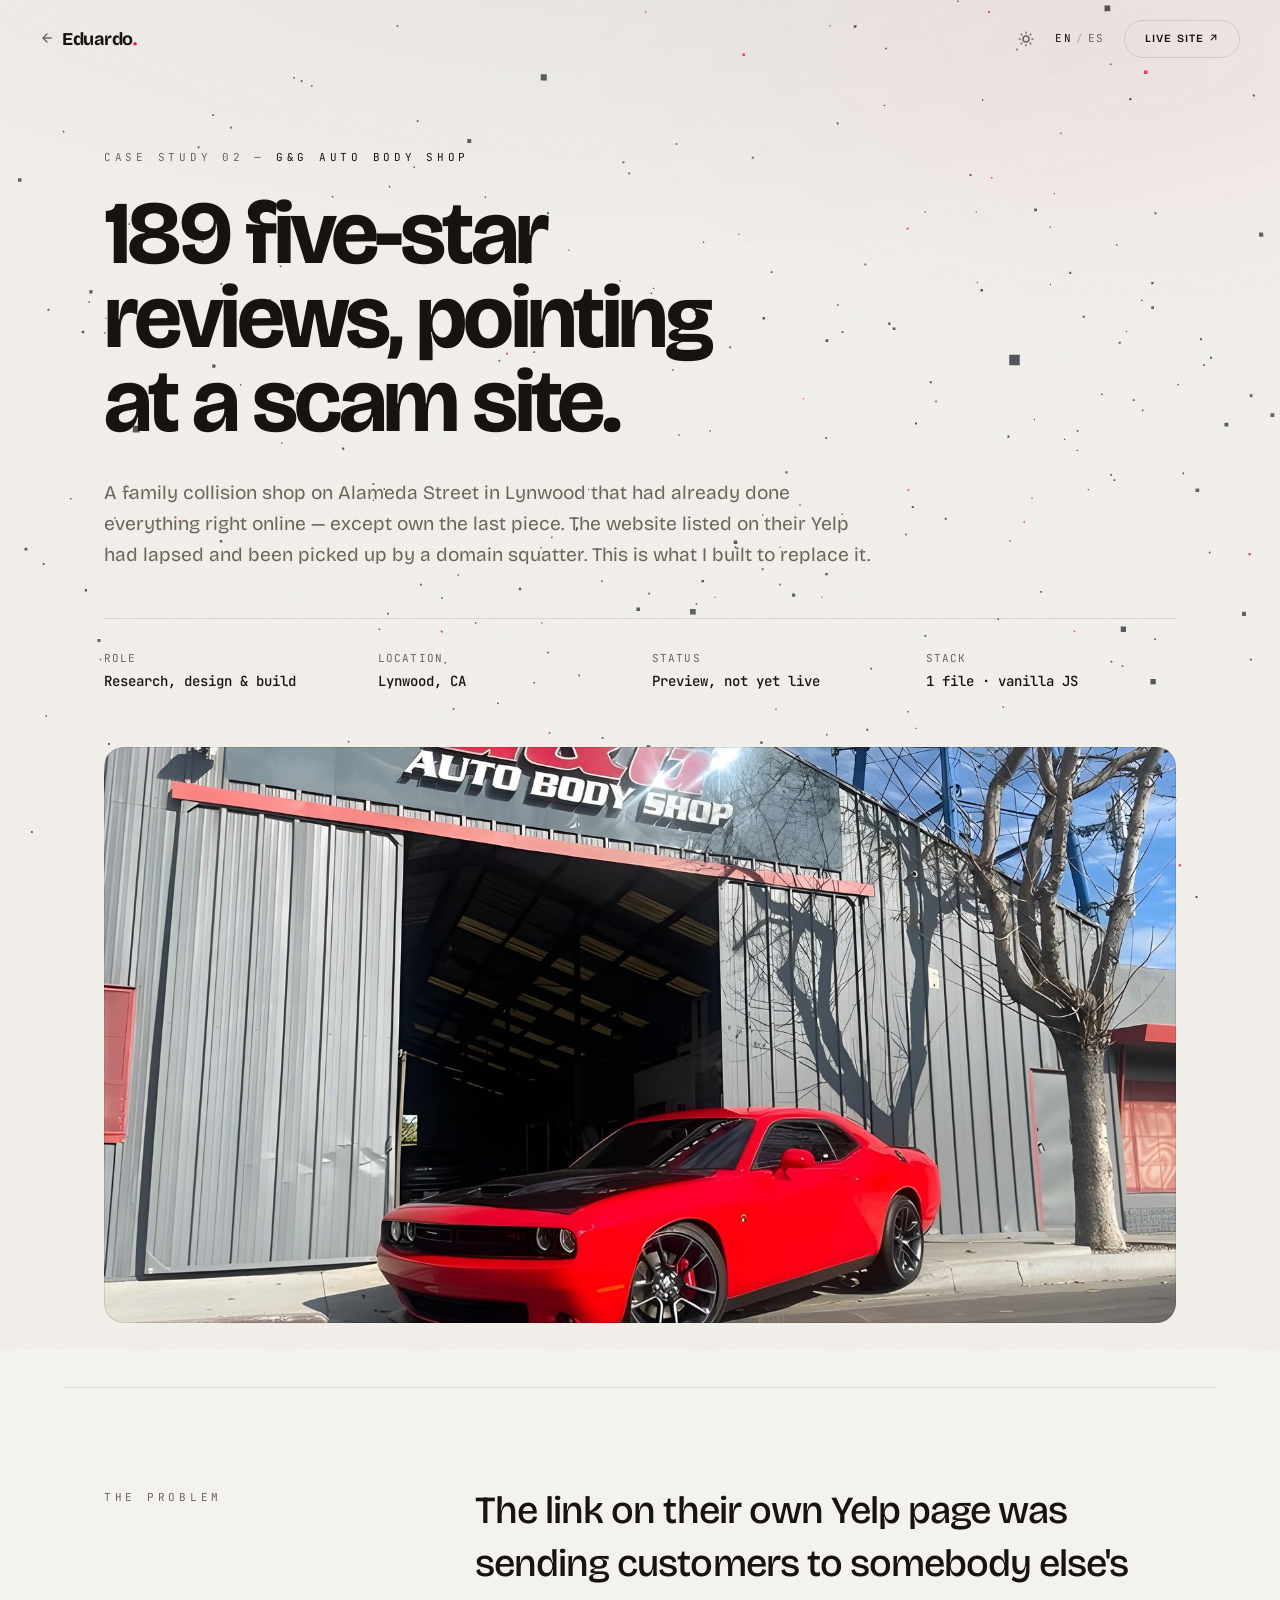
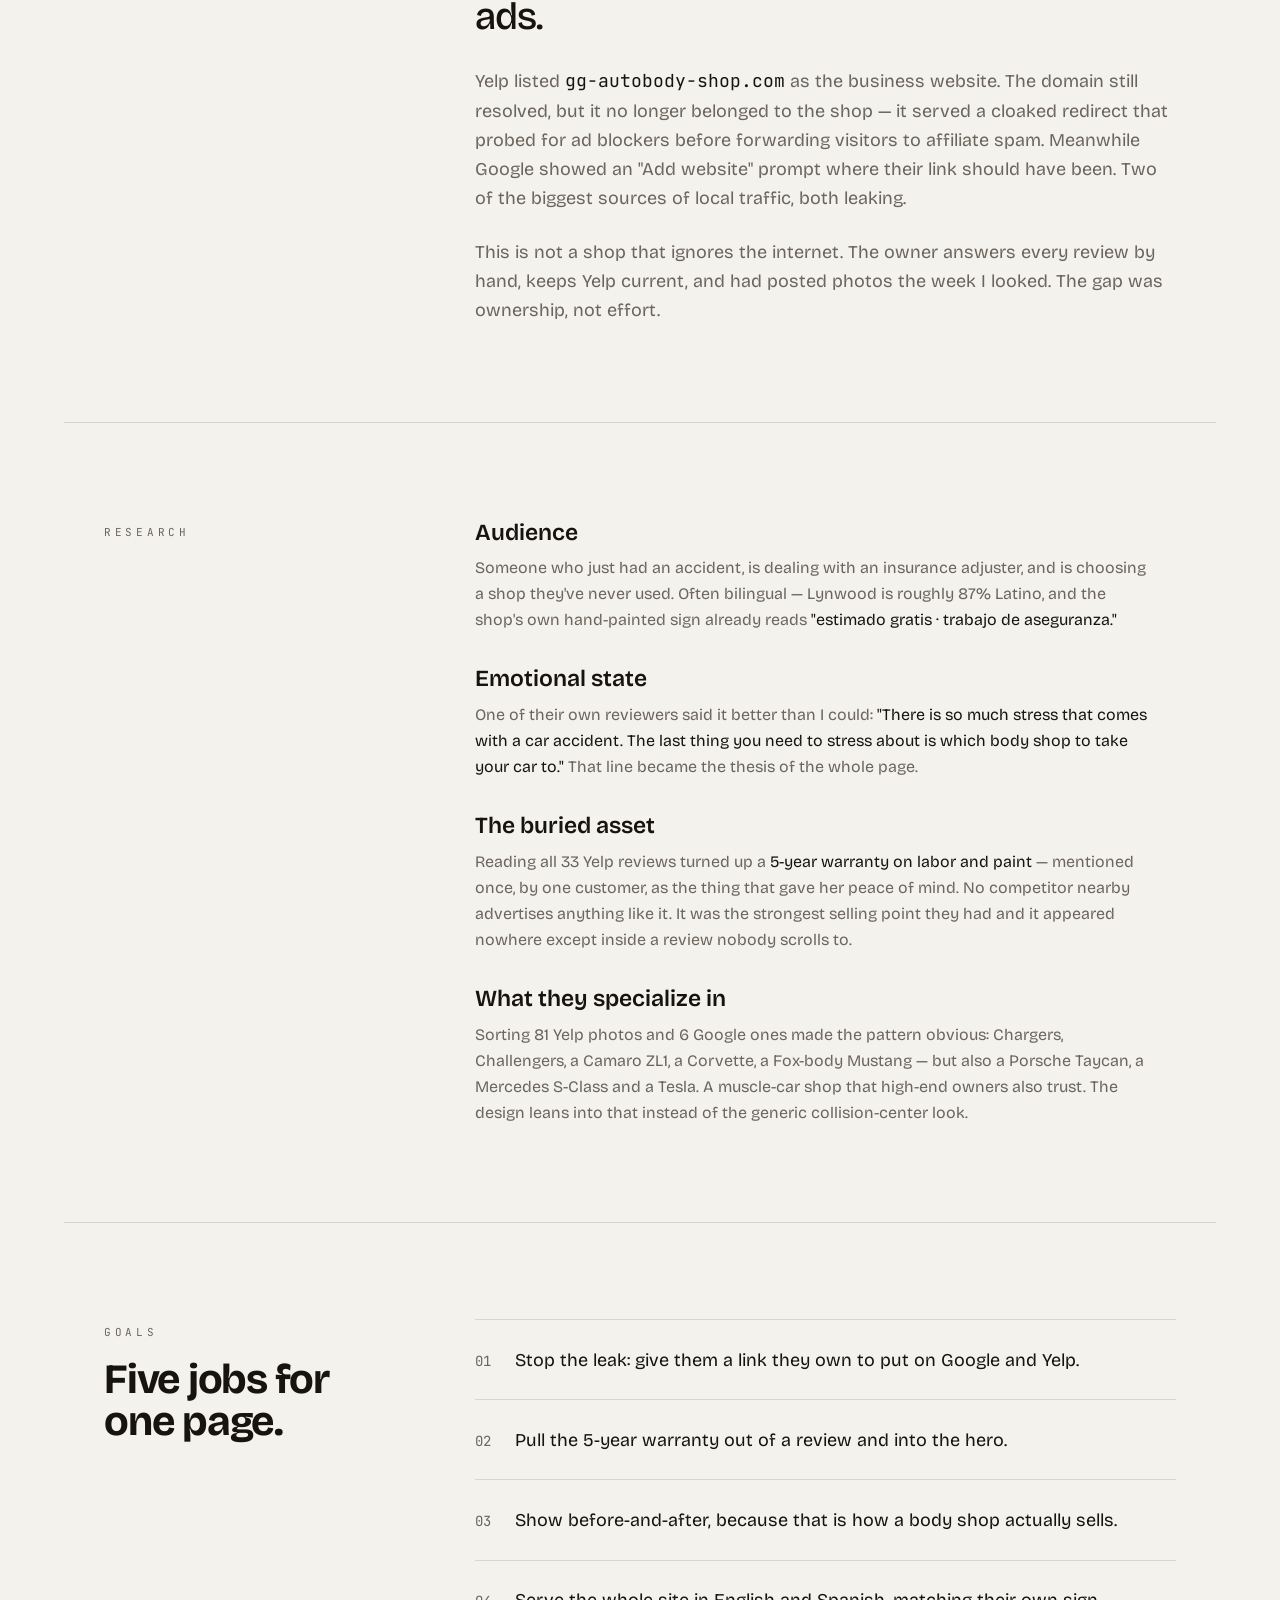
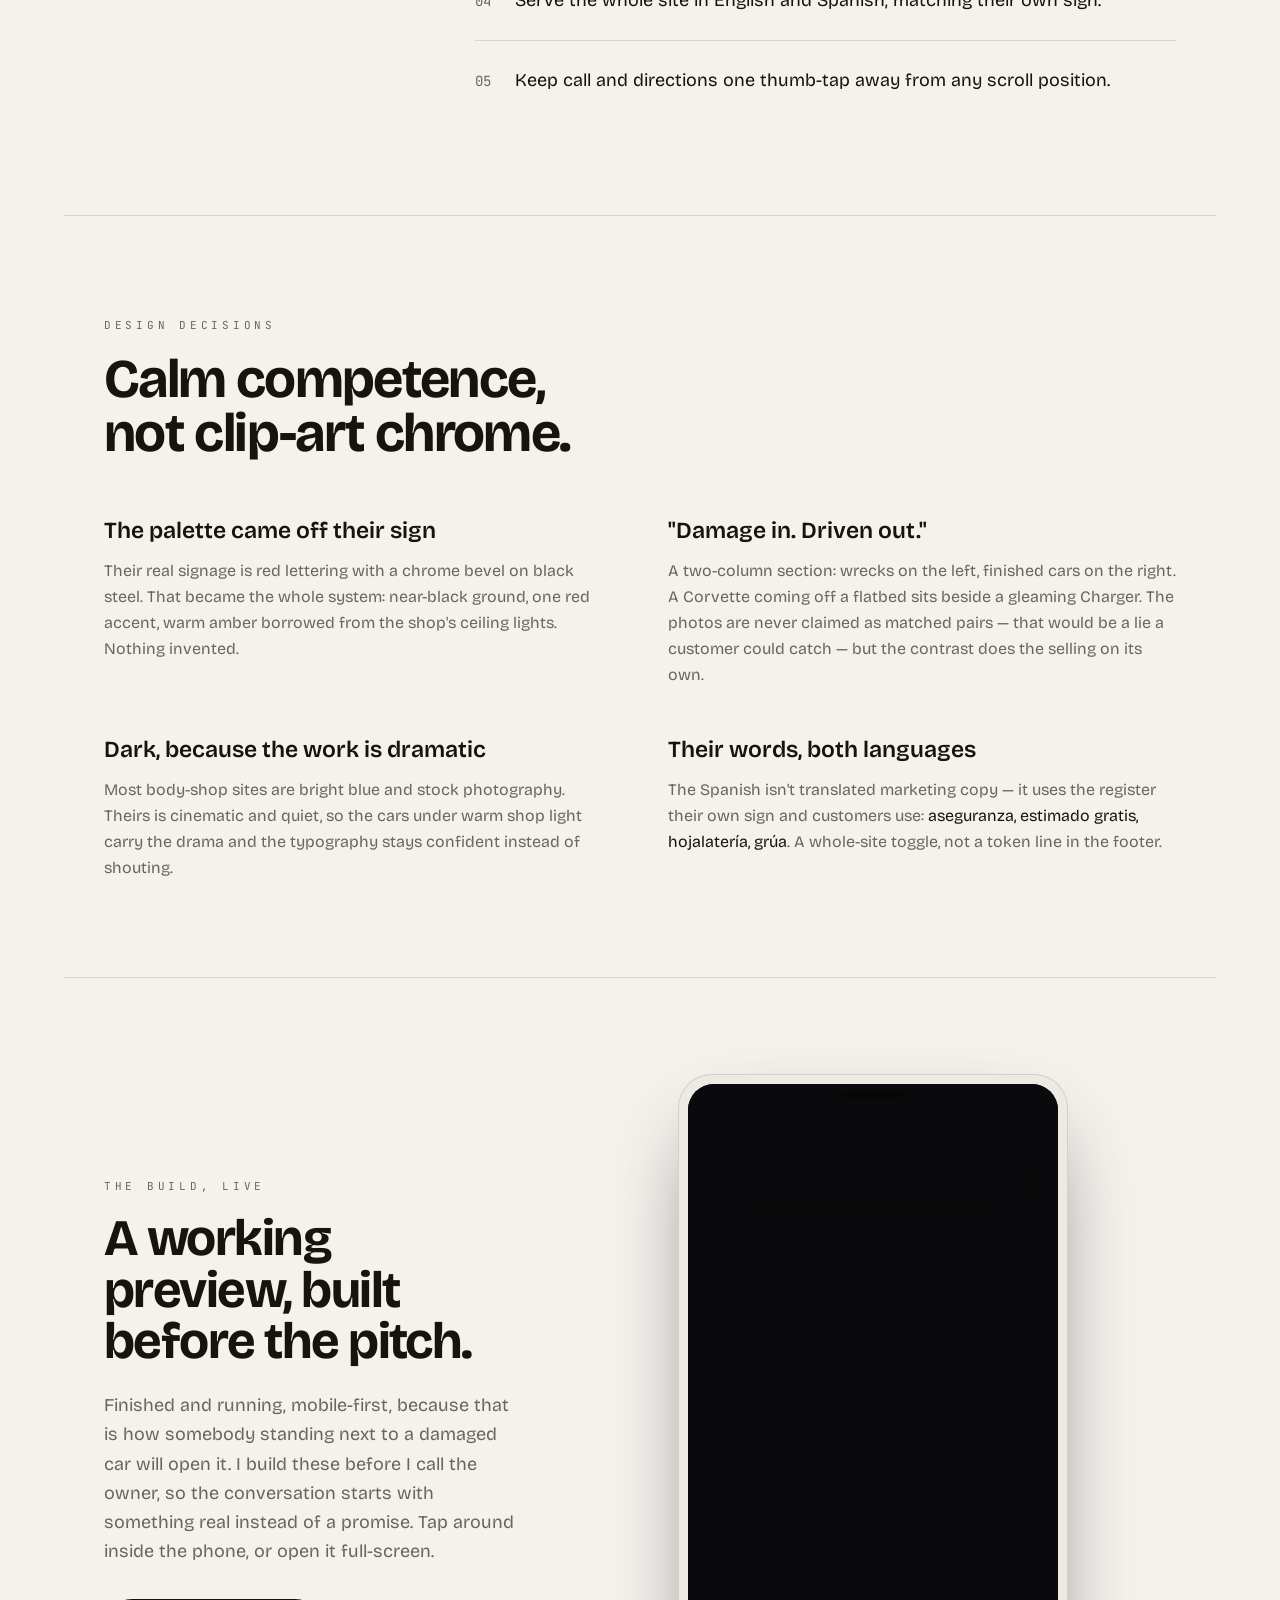
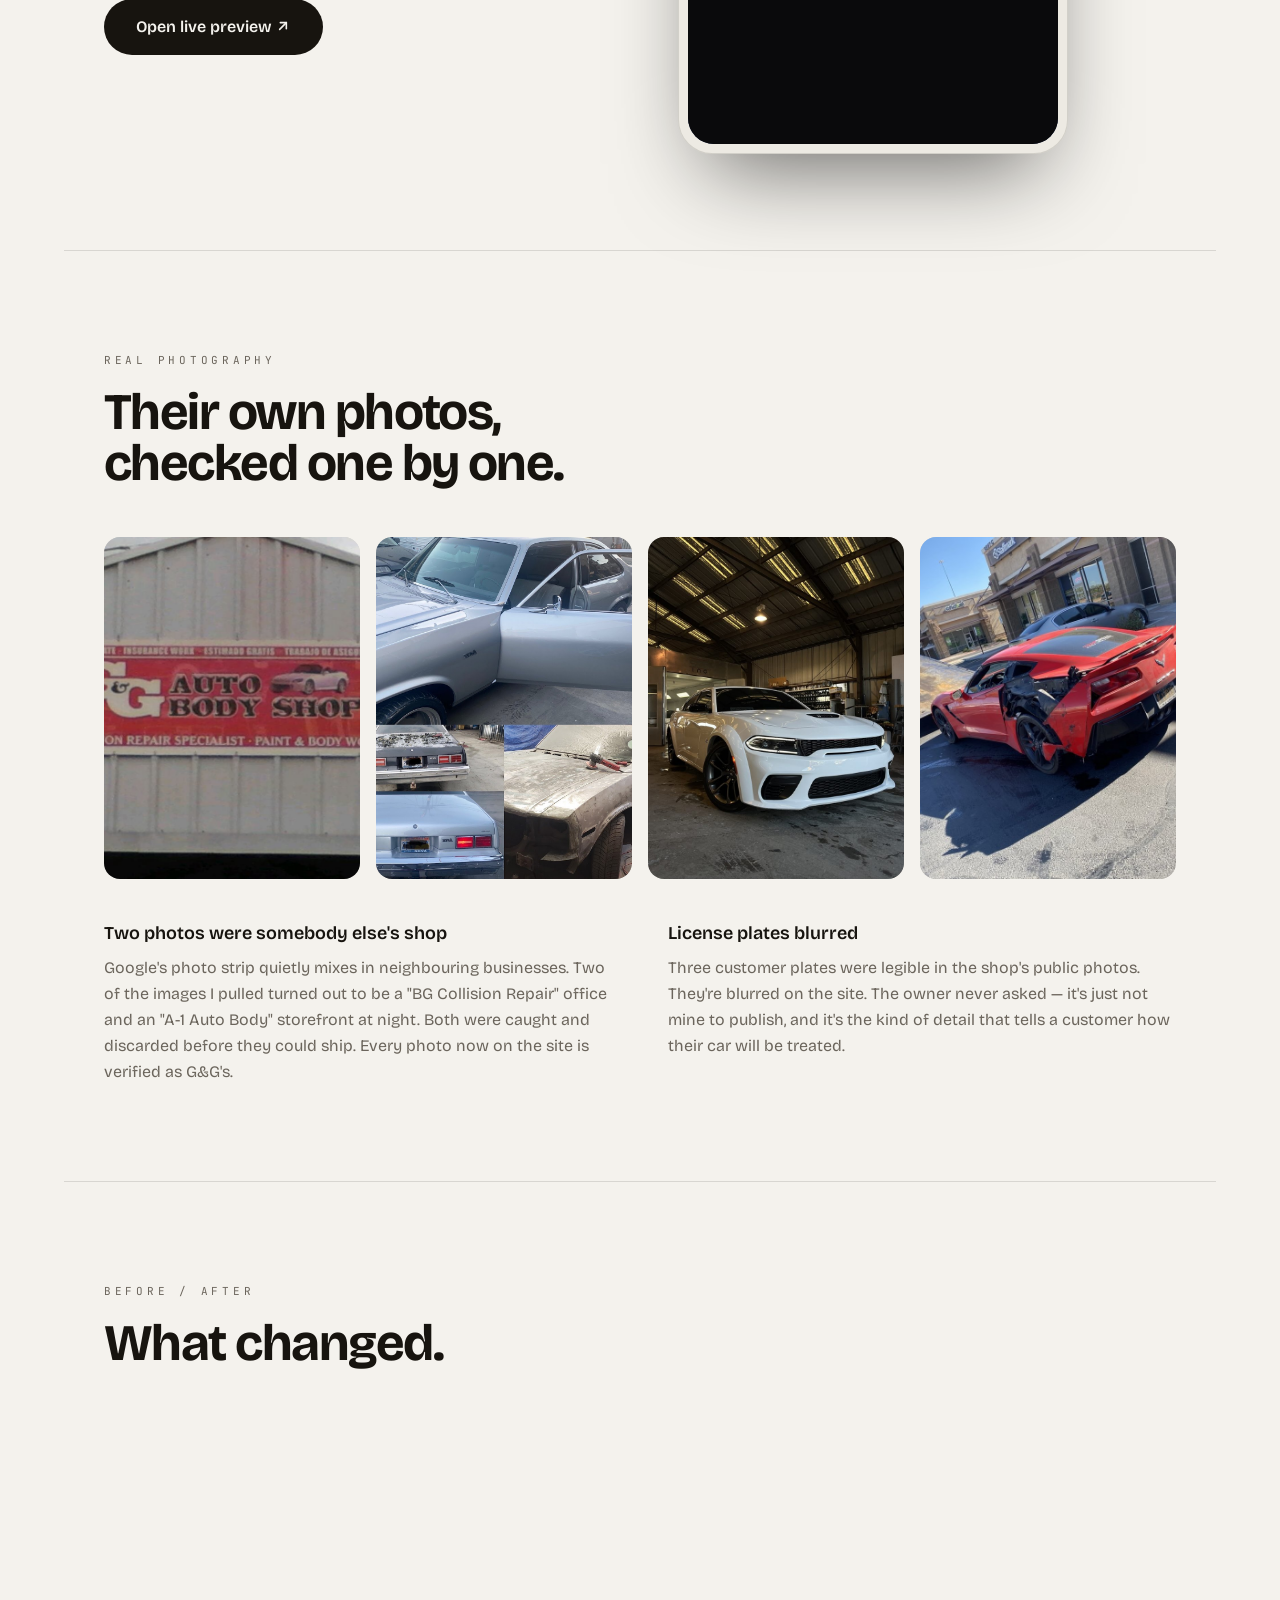
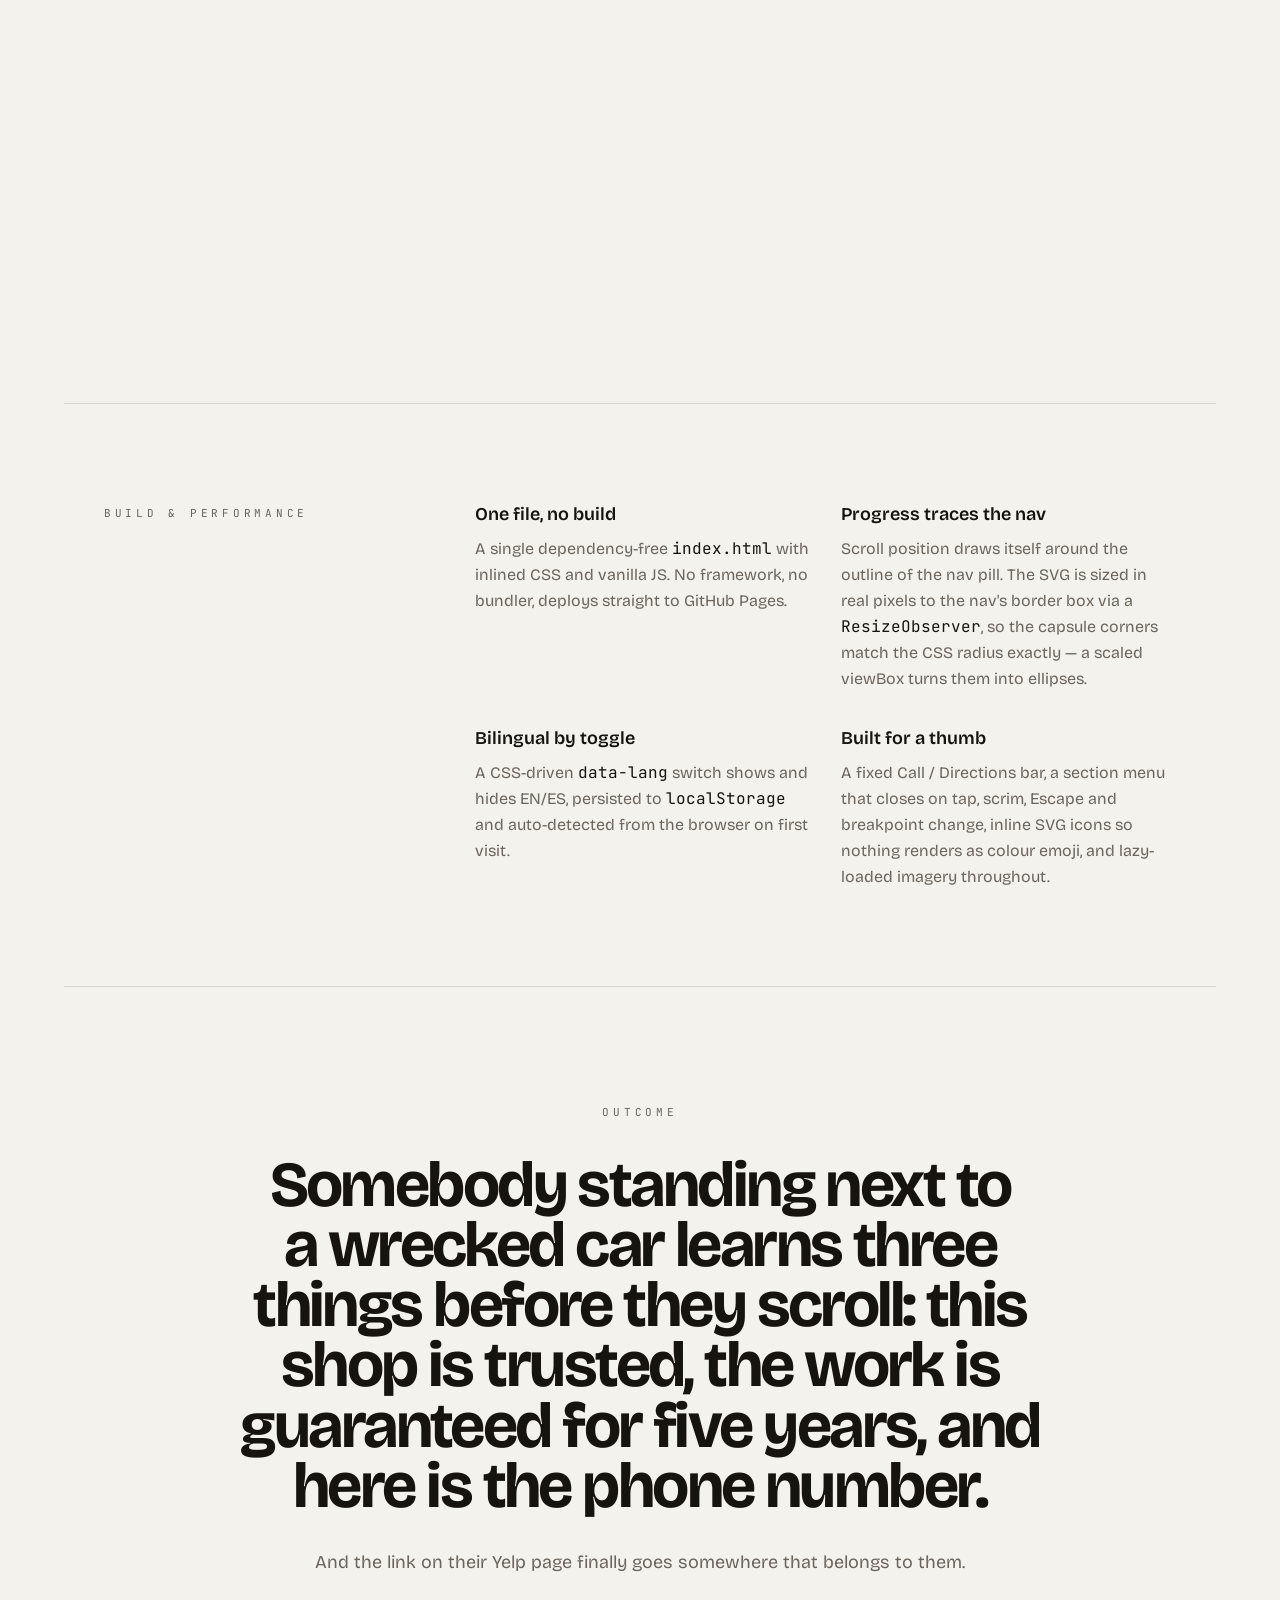
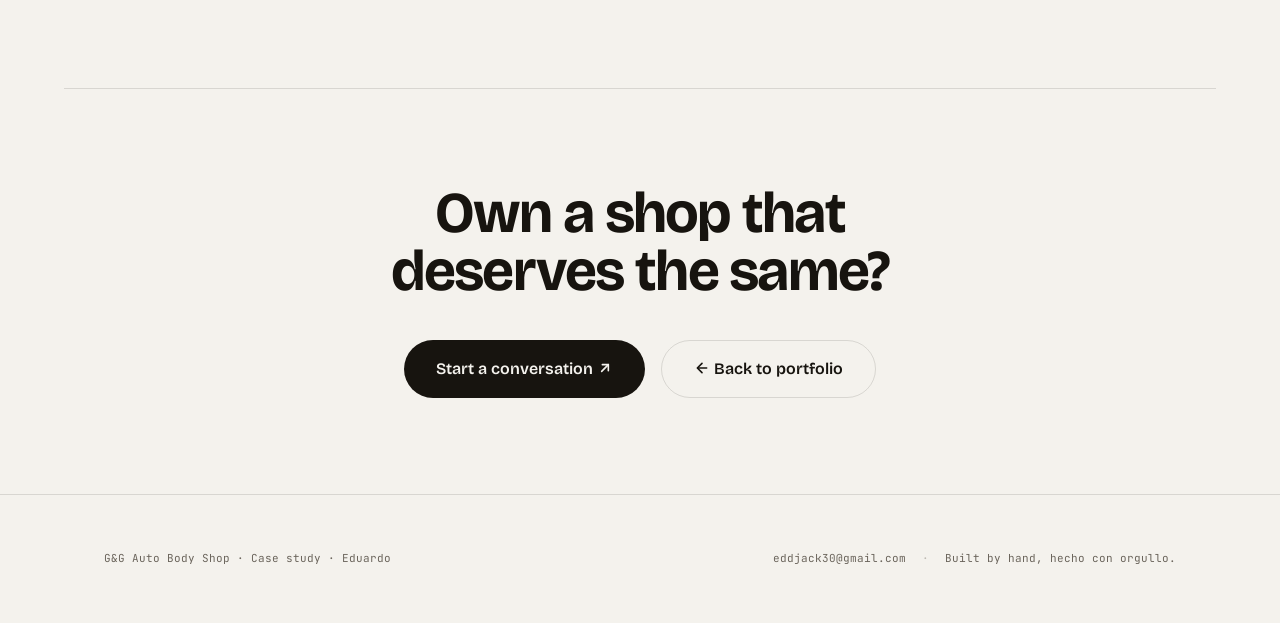
<file: gg-case-study.html>
<!DOCTYPE html>
<html lang="en">
<head>
    <meta charset="UTF-8">
    <meta name="viewport" content="width=device-width, initial-scale=1.0">
    <title>G&amp;G Auto Body Shop — Case Study · Eduardo</title>
    <meta name="description" content="A Lynwood collision shop with 189 five-star reviews had the website on its Yelp page taken over by a domain squatter. How I researched, designed and built the bilingual replacement.">
    <meta name="robots" content="index, follow, max-image-preview:large">
  <link rel="canonical" href="https://eddjack.github.io/sites/gg-case-study.html">
  <meta property="og:type" content="website">
  <meta property="og:site_name" content="Eduardo — Websites for local businesses">
  <meta property="og:title" content="G&amp;G Auto Body Shop — Case Study | Eduardo">
  <meta property="og:description" content="189 five-star reviews, and the link on their own Yelp page went to a hijacked domain. How I built the bilingual replacement.">
  <meta property="og:url" content="https://eddjack.github.io/sites/gg-case-study.html">
  <meta property="og:image" content="https://eddjack.github.io/sites/assets/img/gg-storefront.jpg">
  <meta property="og:image:alt" content="The G&amp;G Auto Body Shop building on Alameda Street in Lynwood">
  <meta property="og:locale" content="en_US">
  <meta property="og:locale:alternate" content="es_US">
  <meta name="twitter:card" content="summary_large_image">
  <meta name="twitter:title" content="G&amp;G Auto Body Shop — Case Study | Eduardo">
  <meta name="twitter:description" content="189 five-star reviews, and the link on their own Yelp page went to a hijacked domain. How I built the bilingual replacement.">
  <meta name="twitter:image" content="https://eddjack.github.io/sites/assets/img/gg-storefront.jpg">
  <meta name="author" content="Eduardo Jacinto">
  <meta name="theme-color" content="#0b0b0c">
  <link rel="icon" href="data:image/svg+xml,<svg xmlns='http://www.w3.org/2000/svg' viewBox='0 0 64 64'><rect width='64' height='64' rx='16' fill='%23fc0054'/><text x='13' y='47' font-family='Arial Black, Arial, sans-serif' font-weight='900' font-size='46' fill='%23F3EFE9'>E</text><circle cx='50' cy='44' r='5.5' fill='%230B0B0C'/></svg>">

    <link rel="preconnect" href="https://fonts.googleapis.com">
    <link rel="preconnect" href="https://fonts.gstatic.com" crossorigin>
    <link href="https://fonts.googleapis.com/css2?family=Bricolage+Grotesque:opsz,wght@12..96,300;12..96,400;12..96,500;12..96,600;12..96,700;12..96,800&family=JetBrains+Mono:wght@400;500&display=swap" rel="stylesheet">
    <style>
        :root {
            --ease: cubic-bezier(0.16, 1, 0.3, 1);
            --bg:#0B0B0C; --surface:#141416; --surface2:#1B1B1E; --ink:#F3EFE9; --muted:#9A958C;
            --line: rgba(243,239,233,0.08); --wash: rgba(243,239,233,0.055); --wash-accent: rgba(252,0,84,0.05);
            --nav-bg: rgba(11,11,12,0.72); --ring-border: rgba(243,239,233,0.5);
            --media-scrim: rgba(11,11,12,0.55);
            --img-filter: saturate(0.9) brightness(0.9); --grain-op:0.5; --grain-blend:overlay;
        }
        html.light {
            --bg:#F4F2ED; --surface:#FFFFFF; --surface2:#EDEAE3; --ink:#17140F; --muted:#6B655C;
            --line: rgba(23,20,15,0.12); --wash: rgba(23,20,15,0.05); --wash-accent: rgba(252,0,84,0.04);
            --nav-bg: rgba(244,242,237,0.78); --ring-border: rgba(23,20,15,0.45);
            --media-scrim: rgba(244,242,237,0.35);
            --img-filter: saturate(1) brightness(1); --grain-op:0.22; --grain-blend:multiply;
        }
        html { scroll-behavior: smooth; color-scheme: dark; }
        html.light { color-scheme: light; }

        body {
            background: var(--bg); color: var(--ink); overflow-x: hidden;
            font-feature-settings: "ss01","cv01"; -webkit-font-smoothing: antialiased; font-variant-emoji: text;
            transition: background-color 0.5s var(--ease), color 0.5s var(--ease);
        }
        ::selection { background: #fc0054; color: #fff; }

        #canvas-container { position: fixed; inset: 0; width: 100vw; height: 100vh; z-index: 0; pointer-events: none; }
        /* Ambient lighting — a soft wash from above, not a tiled grid. Reads as the room
           the page sits in; the particle field carries the texture. */
        #ambient {
            position: fixed; inset: 0; z-index: 0; pointer-events: none;
            background:
                radial-gradient(ellipse 120% 62% at 50% -12%, var(--wash) 0%, transparent 66%),
                radial-gradient(ellipse 62% 46% at 88% 6%,  var(--wash-accent) 0%, transparent 70%);
        }
        #grain {
            position: fixed; inset: -50%; z-index: 1; pointer-events: none;
            opacity: var(--grain-op); mix-blend-mode: var(--grain-blend);
            background-image: url("data:image/svg+xml,%3Csvg xmlns='http://www.w3.org/2000/svg' width='140' height='140'%3E%3Cfilter id='n'%3E%3CfeTurbulence type='fractalNoise' baseFrequency='0.85' numOctaves='2' stitchTiles='stitch'/%3E%3C/filter%3E%3Crect width='100%25' height='100%25' filter='url(%23n)' opacity='0.5'/%3E%3C/svg%3E");
        }
        /* keep page content above the ambient environment layers */
        #nav, main, footer { position: relative; z-index: 2; }

        /* Cursor */
        .cursor-dot,.cursor-ring{position:fixed;top:0;left:0;z-index:90;pointer-events:none;border-radius:9999px;transform:translate3d(-100px,-100px,0);will-change:transform;opacity:0;transition:opacity .3s ease;}
        .cursor-dot{width:6px;height:6px;margin:-3px 0 0 -3px;background:#fc0054;}
        .cursor-ring{width:58px;height:58px;margin:-29px 0 0 -29px;border:0;transition:opacity .3s ease;}
        .cursor-ring::after{content:"";position:absolute;inset:0;border-radius:inherit;border:1px solid var(--ring-border);transform:scale(.6207);transition:transform .35s var(--ease),border-color .35s var(--ease);}
        .cursor-ready .cursor-dot,.cursor-ready .cursor-ring{opacity:1;}
        body.has-cursor,body.has-cursor *{cursor:none!important;}
        .cursor-ring.is-link::after{transform:scale(1);border-color:rgba(252,0,84,0.6);}
        @media (hover:none),(pointer:coarse){.cursor-dot,.cursor-ring{display:none!important;}}

        /* Nav */
        #nav{position:fixed;top:0;left:0;right:0;z-index:80;border-bottom:1px solid transparent;transition:background-color .4s ease,border-color .4s ease,backdrop-filter .4s ease;}
        #nav.docked{background:var(--nav-bg);backdrop-filter:blur(14px) saturate(140%);-webkit-backdrop-filter:blur(14px) saturate(140%);border-bottom-color:var(--line);}
        .nav-inner{transition:transform .5s var(--ease);transform-origin:center top;} #nav.docked .nav-inner{transform:scale(.955);}
        .lang-btn{font-family:'JetBrains Mono',monospace;color:var(--muted);transition:color .3s ease;display:inline-flex;align-items:center;}
        .lang-btn:hover,.lang-btn:focus-visible{color:var(--ink);}
        .lang-btn .on{color:var(--ink);}
        #theme-toggle .icon-sun{display:none;} html.light #theme-toggle .icon-sun{display:block;} html.light #theme-toggle .icon-moon{display:none;}
        /* Wordmark doubles as a scroll-progress indicator (matches the portfolio) */
        /* impeccable-disable-next-line gradient-text: deliberate: the wordmark fill encodes scroll position, it is functional not decorative */
        .wordmark { background-image: linear-gradient(90deg, #fc0054 var(--progress,0%), var(--ink) var(--progress,0%)); -webkit-background-clip:text; background-clip:text; color:transparent; -webkit-text-fill-color:transparent; }
        #wordmark-dot { color:#fc0054; transition: color .4s var(--ease); }
        #wordmark-dot.complete { color: var(--ink); }

        /* Reveals (JS-gated) */
        .js .depth{opacity:0;transform:translateY(42px) scale(.99);transition:opacity 1s var(--ease),transform 1.1s var(--ease);will-change:transform,opacity;}
        .js .depth.in{opacity:1;transform:none;}
        .js .rise>*{opacity:0;transform:translateY(24px);transition:opacity .8s var(--ease),transform .9s var(--ease);}
        .js .rise.in>*{opacity:1;transform:none;}
        .js .rise.in>*:nth-child(2){transition-delay:.07s;} .js .rise.in>*:nth-child(3){transition-delay:.14s;}
        .js .rise.in>*:nth-child(4){transition-delay:.21s;} .js .rise.in>*:nth-child(5){transition-delay:.28s;}

        /* Typography */
        .display{font-weight:700;letter-spacing:-0.04em;line-height:0.94;text-wrap:balance;}
        .h-section{font-weight:700;letter-spacing:-0.03em;line-height:1;text-wrap:balance;}
        /* Type scale — 11 / 14 / 18 / 23px, each step ~1.27x. Tailwind's t-micro (12px)
           and t-h3 (20px) sat too close to their neighbours, so those two map here. */
        .t-micro{font-size:11px;line-height:1.45;}
        .t-h3{font-size:23px;line-height:1.25;}
        .kicker{font-family:'JetBrains Mono',monospace;font-size:11px;letter-spacing:0.34em;text-transform:uppercase;color:var(--muted);}
        .lead{max-width:64ch;}

        /* Media */
        .frame{position:relative;overflow:hidden;border-radius:20px;box-shadow:inset 0 0 0 1px var(--line);}
        .frame img{width:100%;height:100%;object-fit:cover;object-position:center 34%;display:block;filter:var(--img-filter);transition:filter .8s var(--ease),transform 1.1s var(--ease);}
        .frame::after{content:"";position:absolute;inset:0;border-radius:20px;box-shadow:inset 0 0 0 1px var(--line);pointer-events:none;}

        /* Buttons */
        .btn{display:inline-flex;align-items:center;justify-content:center;gap:.6rem;border-radius:9999px;font-weight:600;transition:transform .25s var(--ease),background-color .35s var(--ease),color .35s var(--ease),border-color .35s var(--ease),box-shadow .4s var(--ease);will-change:transform;}
        .btn-primary{background:var(--ink);color:var(--bg);padding:1rem 2rem;}
        .btn-primary:hover,.btn-primary:focus-visible{background:#fc0054;color:#fff;box-shadow:0 12px 40px -8px rgba(252,0,84,0.25);}
        .btn-ghost{border:1px solid var(--line);color:var(--ink);padding:1rem 2rem;}
        .btn-ghost:hover,.btn-ghost:focus-visible{border-color:rgba(252,0,84,0.6);color:#fc0054;}
        a:focus-visible,button:focus-visible{outline:2px solid #fc0054;outline-offset:4px;border-radius:4px;}
        .hairline{border-color:var(--line);}

        /* Numbered list */
        .goal{display:grid;grid-template-columns:auto 1fr;gap:1.5rem;align-items:baseline;padding:1.6rem 0;border-top:1px solid var(--line);}
        .goal .n{font-family:'JetBrains Mono',monospace;color:var(--muted);font-size:0.875rem;}

        /* Before/after table */
        .ba{width:100%;border-collapse:collapse;font-size:0.875rem;}
        .ba th,.ba td{text-align:left;padding:1rem 1.1rem;border-bottom:1px solid var(--line);vertical-align:top;}
        .ba thead th{font-family:'JetBrains Mono',monospace;font-size:11px;letter-spacing:.2em;text-transform:uppercase;color:var(--muted);font-weight:500;}
        .ba td:first-child{font-weight:600;}
        .ba .before{color:var(--muted);}
        .ba .after{color:var(--ink);}
        .ba .after b{color:#fc0054;font-weight:600;}

        /* Browser/phone live-preview frame */
        .device{max-width:390px;margin:0 auto;border-radius:34px;padding:10px;background:var(--surface2);box-shadow:0 40px 90px -30px rgba(0,0,0,0.6),inset 0 0 0 1px var(--line);}
        .device-screen{border-radius:26px;overflow:hidden;background:var(--surface);position:relative;}
        .device-screen iframe{width:100%;height:660px;border:0;display:block;background:#0f1d40;}
        .device-notch{position:absolute;top:8px;left:50%;transform:translateX(-50%);width:64px;height:5px;border-radius:9999px;background:rgba(0,0,0,0.35);z-index:2;}

        .gallery-img{border-radius:16px;overflow:hidden;box-shadow:inset 0 0 0 1px var(--line);}
        .gallery-img img{width:100%;height:100%;object-fit:cover;display:block;filter:var(--img-filter);transition:transform 1s var(--ease);}
        .gallery-img:hover img{transform:scale(1.05);}

        .skip{position:fixed;top:-60px;left:1rem;z-index:100;background:var(--ink);color:var(--bg);padding:.6rem 1rem;border-radius:8px;transition:top .3s ease;font-weight:600;}
        .skip:focus{top:1rem;}

        /* Language visibility */
        .lang-es{display:none;}
        html[lang="es"] .lang-en{display:none;}
        html[lang="es"] .lang-es{display:revert;}

        @media (prefers-reduced-motion: reduce){
            html{scroll-behavior:auto;}
            *,*::before,*::after{animation-duration:.001ms!important;transition-duration:.001ms!important;}
            .js .depth,.js .rise>*{opacity:1!important;transform:none!important;}
            #grain,#canvas-container{display:none;} .cursor-dot,.cursor-ring{display:none!important;}
        }
        .ico{width:1em;height:1em;display:inline-block;vertical-align:-0.12em;flex:none}
  </style>
  <link rel="stylesheet" href="assets/tailwind.css">
  </head>
<body class="font-sans">
    <script>
        (function(){var d=document.documentElement;d.classList.add('js');
        try{
            var t=localStorage.getItem('theme');
            if(t==='light'||(!t&&window.matchMedia('(prefers-color-scheme: light)').matches))d.classList.add('light');
            if(localStorage.getItem('lang')==='es')d.setAttribute('lang','es');
        }catch(e){}})();
    </script>

    <a href="#problem" class="skip"><span class="lang-en">Skip to content</span><span class="lang-es">Saltar al contenido</span></a>
    <div id="ambient" aria-hidden="true"></div>
    <div id="canvas-container" aria-hidden="true"></div>
    <div id="grain" aria-hidden="true"></div>
    <div class="cursor-ring" aria-hidden="true"></div>
    <div class="cursor-dot" aria-hidden="true"></div>

    <!-- Nav -->
    <header id="nav">
        <div class="nav-inner max-w-7xl mx-auto px-6 sm:px-10 py-5 flex items-center justify-between">
            <a href="index.html" class="flex items-center gap-2 text-sm font-medium text-muted hover:text-ink transition-colors" data-cursor="link" aria-label="Back to Eduardo's portfolio">
                <span><svg class="ico" viewBox="0 0 24 24" fill="none" stroke="currentColor" stroke-width="2.4" stroke-linecap="round" stroke-linejoin="round" aria-hidden="true" focusable="false"><path d="M19 12H6"/><path d="M12 19l-7-7 7-7"/></svg></span><span class="text-lg font-bold tracking-tight text-ink"><span id="wordmark" class="wordmark">Eduardo</span><span id="wordmark-dot">.</span></span>
            </a>
            <div class="flex items-center gap-3.5 sm:gap-5">
                <button id="theme-toggle" onclick="toggleTheme()" class="lang-btn" aria-label="Toggle light or dark theme">
                    <svg class="icon-moon w-[18px] h-[18px]" fill="none" stroke="currentColor" stroke-width="2" viewBox="0 0 24 24" aria-hidden="true"><path stroke-linecap="round" stroke-linejoin="round" d="M20.354 15.354A9 9 0 018.646 3.646 9.003 9.003 0 0012 21a9.003 9.003 0 008.354-5.646z"/></svg>
                    <svg class="icon-sun w-[18px] h-[18px]" fill="none" stroke="currentColor" stroke-width="2" viewBox="0 0 24 24" aria-hidden="true"><path stroke-linecap="round" stroke-linejoin="round" d="M12 3v1m0 16v1m9-9h-1M4 12H3m15.364 6.364l-.707-.707M6.343 6.343l-.707-.707m12.728 0l-.707.707M6.343 17.657l-.707.707M16 12a4 4 0 11-8 0 4 4 0 018 0z"/></svg>
                </button>
                <button onclick="toggleLang()" class="lang-btn t-micro tracking-widest" aria-label="Switch language / Cambiar idioma">
                    <span id="l-en" class="on">EN</span><span class="mx-1 opacity-40">/</span><span id="l-es">ES</span>
                </button>
                <a href="gg-auto-body/" target="_blank" rel="noopener" class="btn btn-ghost t-micro uppercase tracking-widest !px-4 sm:!px-5 !py-2.5 whitespace-nowrap" data-cursor="link">
                    <span class="lang-en">Live site <svg class="ico" viewBox="0 0 24 24" fill="none" stroke="currentColor" stroke-width="2.4" stroke-linecap="round" stroke-linejoin="round" aria-hidden="true" focusable="false"><path d="M7 17 17 7"/><path d="M8 7h9v9"/></svg></span><span class="lang-es">Sitio <svg class="ico" viewBox="0 0 24 24" fill="none" stroke="currentColor" stroke-width="2.4" stroke-linecap="round" stroke-linejoin="round" aria-hidden="true" focusable="false"><path d="M7 17 17 7"/><path d="M8 7h9v9"/></svg></span>
                </a>
            </div>
        </div>
    </header>

        <main>
        <!-- Hero -->
        <section class="max-w-6xl mx-auto px-6 sm:px-10 pt-36 pb-16">
            <div class="depth">
                <span class="kicker"><span class="lang-en">Case Study 02</span><span class="lang-es">Caso 02</span> — <span style="color:var(--ink)">G&amp;G Auto Body Shop</span></span>
                <h1 class="display text-[clamp(2.6rem,7.5vw,5.6rem)] mt-6 max-w-[15ch]">
                    <span class="lang-en">189 five-star reviews, pointing at a scam site.</span>
                    <span class="lang-es">189 reseñas de cinco estrellas, apuntando a un sitio fraudulento.</span>
                </h1>
                <p class="lead mt-8 text-[clamp(1.05rem,1.5vw,1.3rem)] text-muted leading-relaxed">
                    <span class="lang-en">A family collision shop on Alameda Street in Lynwood that had already done everything right online — except own the last piece. The website listed on their Yelp had lapsed and been picked up by a domain squatter. This is what I built to replace it.</span>
                    <span class="lang-es">Un taller familiar de colisiones en la calle Alameda de Lynwood que ya había hecho todo bien en línea — menos ser dueño de la última pieza. La página listada en su Yelp se venció y la tomó un revendedor de dominios. Esto es lo que construí para reemplazarla.</span>
                </p>
                <dl class="mt-12 grid grid-cols-2 sm:grid-cols-4 gap-6 border-t hairline pt-8 font-mono text-sm">
                    <div><dt class="text-muted t-micro uppercase tracking-widest"><span class="lang-en">Role</span><span class="lang-es">Rol</span></dt><dd class="mt-1 font-medium"><span class="lang-en">Research, design &amp; build</span><span class="lang-es">Investigación, diseño y desarrollo</span></dd></div>
                    <div><dt class="text-muted t-micro uppercase tracking-widest"><span class="lang-en">Location</span><span class="lang-es">Ubicación</span></dt><dd class="mt-1 font-medium">Lynwood, CA</dd></div>
                    <div><dt class="text-muted t-micro uppercase tracking-widest"><span class="lang-en">Status</span><span class="lang-es">Estado</span></dt><dd class="mt-1 font-medium"><span class="lang-en">Preview, not yet live</span><span class="lang-es">Vista previa, aún no publicado</span></dd></div>
                    <div><dt class="text-muted t-micro uppercase tracking-widest">Stack</dt><dd class="mt-1 font-medium"><span class="lang-en">1 file · vanilla JS</span><span class="lang-es">1 archivo · JS puro</span></dd></div>
                </dl>
            </div>

            <div class="depth frame mt-14 h-[46vh] sm:h-[64vh]" data-cursor="link">
                <img src="assets/img/gg-storefront.jpg" alt="The G&amp;G Auto Body Shop building on Alameda Street in Lynwood, red sign above the open bay door and a red Dodge Challenger parked outside" fetchpriority="high">
            </div>
        </section>

        <!-- Problem -->
        <section id="problem" class="max-w-6xl mx-auto px-6 sm:px-10 py-24 border-t hairline grid lg:grid-cols-12 gap-10">
            <div class="lg:col-span-4 depth"><span class="kicker"><span class="lang-en">The problem</span><span class="lang-es">El problema</span></span></div>
            <div class="lg:col-span-8 depth">
                <p class="text-[clamp(1.5rem,3vw,2.4rem)] font-medium leading-snug tracking-tight max-w-[26ch]">
                    <span class="lang-en">The link on their own Yelp page was sending customers to somebody else's ads.</span>
                    <span class="lang-es">El enlace en su propia página de Yelp mandaba a los clientes a los anuncios de otra persona.</span>
                </p>
                <p class="lead mt-6 text-muted text-lg leading-relaxed">
                    <span class="lang-en">Yelp listed <code class="text-ink">gg-autobody-shop.com</code> as the business website. The domain still resolved, but it no longer belonged to the shop — it served a cloaked redirect that probed for ad blockers before forwarding visitors to affiliate spam. Meanwhile Google showed an "Add website" prompt where their link should have been. Two of the biggest sources of local traffic, both leaking.</span>
                    <span class="lang-es">Yelp mostraba <code class="text-ink">gg-autobody-shop.com</code> como el sitio del negocio. El dominio todavía respondía, pero ya no era del taller — ejecutaba un redirect encubierto que detectaba bloqueadores de anuncios antes de mandar al visitante a publicidad basura. Mientras tanto, Google mostraba un botón de "Agregar sitio web" donde debía ir su enlace. Las dos fuentes más grandes de tráfico local, las dos con fuga.</span>
                </p>
                <p class="lead mt-6 text-muted text-lg leading-relaxed">
                    <span class="lang-en">This is not a shop that ignores the internet. The owner answers every review by hand, keeps Yelp current, and had posted photos the week I looked. The gap was ownership, not effort.</span>
                    <span class="lang-es">No es un taller que ignore el internet. El dueño contesta cada reseña a mano, mantiene Yelp al día y había subido fotos la semana que lo revisé. Lo que faltaba era ser dueño, no esfuerzo.</span>
                </p>
            </div>
        </section>

        <!-- Research -->
        <section class="max-w-6xl mx-auto px-6 sm:px-10 py-24 border-t hairline grid lg:grid-cols-12 gap-10">
            <div class="lg:col-span-4 depth"><span class="kicker"><span class="lang-en">Research</span><span class="lang-es">Investigación</span></span></div>
            <div class="lg:col-span-8 rise grid sm:grid-cols-1 gap-8">
                <div>
                    <h3 class="t-h3 font-semibold"><span class="lang-en">Audience</span><span class="lang-es">Público</span></h3>
                    <p class="text-muted mt-2 leading-relaxed max-w-2xl">
                        <span class="lang-en">Someone who just had an accident, is dealing with an insurance adjuster, and is choosing a shop they've never used. Often bilingual — Lynwood is roughly 87% Latino, and the shop's own hand-painted sign already reads <span class="text-ink">"estimado gratis · trabajo de aseguranza."</span></span>
                        <span class="lang-es">Alguien que acaba de chocar, está lidiando con un ajustador y elige un taller que nunca ha usado. Muchas veces bilingüe — Lynwood es cerca de 87% latino, y el letrero pintado a mano del taller ya dice <span class="text-ink">«estimado gratis · trabajo de aseguranza».</span></span>
                    </p>
                </div>
                <div>
                    <h3 class="t-h3 font-semibold"><span class="lang-en">Emotional state</span><span class="lang-es">Estado emocional</span></h3>
                    <p class="text-muted mt-2 leading-relaxed max-w-2xl">
                        <span class="lang-en">One of their own reviewers said it better than I could: <span class="text-ink">"There is so much stress that comes with a car accident. The last thing you need to stress about is which body shop to take your car to."</span> That line became the thesis of the whole page.</span>
                        <span class="lang-es">Una de sus clientas lo dijo mejor que yo: <span class="text-ink">«Un accidente trae muchísimo estrés. Lo último que debería preocuparle es a qué taller llevar su carro.»</span> Esa frase se volvió la tesis de toda la página.</span>
                    </p>
                </div>
                <div>
                    <h3 class="t-h3 font-semibold"><span class="lang-en">The buried asset</span><span class="lang-es">El activo enterrado</span></h3>
                    <p class="text-muted mt-2 leading-relaxed max-w-2xl">
                        <span class="lang-en">Reading all 33 Yelp reviews turned up a <span class="text-ink">5-year warranty on labor and paint</span> — mentioned once, by one customer, as the thing that gave her peace of mind. No competitor nearby advertises anything like it. It was the strongest selling point they had and it appeared nowhere except inside a review nobody scrolls to.</span>
                        <span class="lang-es">Al leer las 33 reseñas de Yelp apareció una <span class="text-ink">garantía de 5 años en mano de obra y pintura</span> — mencionada una sola vez, por una clienta, como lo que le dio tranquilidad. Ningún competidor cercano anuncia algo así. Era su mejor argumento de venta y no aparecía en ningún lado salvo dentro de una reseña que nadie alcanza a leer.</span>
                    </p>
                </div>
                <div>
                    <h3 class="t-h3 font-semibold"><span class="lang-en">What they specialize in</span><span class="lang-es">En qué se especializan</span></h3>
                    <p class="text-muted mt-2 leading-relaxed max-w-2xl">
                        <span class="lang-en">Sorting 81 Yelp photos and 6 Google ones made the pattern obvious: Chargers, Challengers, a Camaro ZL1, a Corvette, a Fox-body Mustang — but also a Porsche Taycan, a Mercedes S-Class and a Tesla. A muscle-car shop that high-end owners also trust. The design leans into that instead of the generic collision-center look.</span>
                        <span class="lang-es">Ordenar 81 fotos de Yelp y 6 de Google dejó claro el patrón: Chargers, Challengers, un Camaro ZL1, un Corvette, un Mustang clásico — pero también un Porsche Taycan, un Mercedes Clase S y un Tesla. Un taller de muscle cars en el que también confían dueños de autos de lujo. El diseño se apoya en eso en vez del look genérico de centro de colisiones.</span>
                    </p>
                </div>
            </div>
        </section>

        <!-- Goals -->
        <section class="max-w-6xl mx-auto px-6 sm:px-10 py-24 border-t hairline grid lg:grid-cols-12 gap-10">
            <div class="lg:col-span-4 depth"><span class="kicker"><span class="lang-en">Goals</span><span class="lang-es">Objetivos</span></span><h2 class="h-section text-[clamp(1.8rem,3.5vw,2.6rem)] mt-4 max-w-[12ch]"><span class="lang-en">Five jobs for one page.</span><span class="lang-es">Cinco tareas para una página.</span></h2></div>
            <div class="lg:col-span-8 depth">
                <div class="goal"><span class="n">01</span><p class="text-lg"><span class="lang-en">Stop the leak: give them a link they own to put on Google and Yelp.</span><span class="lang-es">Cerrar la fuga: darles un enlace propio para poner en Google y Yelp.</span></p></div>
                <div class="goal"><span class="n">02</span><p class="text-lg"><span class="lang-en">Pull the 5-year warranty out of a review and into the hero.</span><span class="lang-es">Sacar la garantía de 5 años de una reseña y ponerla en el hero.</span></p></div>
                <div class="goal"><span class="n">03</span><p class="text-lg"><span class="lang-en">Show before-and-after, because that is how a body shop actually sells.</span><span class="lang-es">Mostrar el antes y después, porque así es como realmente vende un taller.</span></p></div>
                <div class="goal"><span class="n">04</span><p class="text-lg"><span class="lang-en">Serve the whole site in English and Spanish, matching their own sign.</span><span class="lang-es">Servir todo el sitio en inglés y español, igual que su letrero.</span></p></div>
                <div class="goal"><span class="n">05</span><p class="text-lg"><span class="lang-en">Keep call and directions one thumb-tap away from any scroll position.</span><span class="lang-es">Mantener llamar y cómo llegar a un toque, desde cualquier punto de la página.</span></p></div>
            </div>
        </section>

        <!-- Design decisions -->
        <section class="max-w-6xl mx-auto px-6 sm:px-10 py-24 border-t hairline">
            <div class="depth mb-14"><span class="kicker"><span class="lang-en">Design decisions</span><span class="lang-es">Decisiones de diseño</span></span><h2 class="h-section text-[clamp(2rem,4.5vw,3.4rem)] mt-4 max-w-[18ch]"><span class="lang-en">Calm competence, not clip-art chrome.</span><span class="lang-es">Confianza serena, no cromo de catálogo.</span></h2></div>
            <div class="rise grid md:grid-cols-2 gap-x-14 gap-y-12">
                <div>
                    <h3 class="t-h3 font-semibold"><span class="lang-en">The palette came off their sign</span><span class="lang-es">La paleta salió de su letrero</span></h3>
                    <p class="text-muted mt-3 leading-relaxed"><span class="lang-en">Their real signage is red lettering with a chrome bevel on black steel. That became the whole system: near-black ground, one red accent, warm amber borrowed from the shop's ceiling lights. Nothing invented.</span><span class="lang-es">Su letrero real es letra roja con borde cromado sobre acero negro. Eso se volvió todo el sistema: fondo casi negro, un solo acento rojo, y ámbar cálido tomado de las luces del techo del taller. Nada inventado.</span></p>
                </div>
                <div>
                    <h3 class="t-h3 font-semibold"><span class="lang-en">"Damage in. Driven out."</span><span class="lang-es">«Entra dañado. Sale manejando.»</span></h3>
                    <p class="text-muted mt-3 leading-relaxed"><span class="lang-en">A two-column section: wrecks on the left, finished cars on the right. A Corvette coming off a flatbed sits beside a gleaming Charger. The photos are never claimed as matched pairs — that would be a lie a customer could catch — but the contrast does the selling on its own.</span><span class="lang-es">Una sección de dos columnas: choques a la izquierda, carros terminados a la derecha. Un Corvette bajando de una grúa junto a un Charger reluciente. Nunca se presentan como pares del mismo carro — eso sería una mentira que un cliente podría descubrir — pero el contraste vende solo.</span></p>
                </div>
                <div>
                    <h3 class="t-h3 font-semibold"><span class="lang-en">Dark, because the work is dramatic</span><span class="lang-es">Oscuro, porque el trabajo es dramático</span></h3>
                    <p class="text-muted mt-3 leading-relaxed"><span class="lang-en">Most body-shop sites are bright blue and stock photography. Theirs is cinematic and quiet, so the cars under warm shop light carry the drama and the typography stays confident instead of shouting.</span><span class="lang-es">La mayoría de los sitios de talleres son azul brillante y fotos de banco. El suyo es cinematográfico y silencioso, para que los carros bajo la luz cálida del taller lleven el drama y la tipografía se mantenga segura en vez de gritar.</span></p>
                </div>
                <div>
                    <h3 class="t-h3 font-semibold"><span class="lang-en">Their words, both languages</span><span class="lang-es">Sus palabras, en los dos idiomas</span></h3>
                    <p class="text-muted mt-3 leading-relaxed"><span class="lang-en">The Spanish isn't translated marketing copy — it uses the register their own sign and customers use: <span class="text-ink">aseguranza, estimado gratis, hojalatería, grúa</span>. A whole-site toggle, not a token line in the footer.</span><span class="lang-es">El español no es publicidad traducida — usa el registro que usan su letrero y sus clientes: <span class="text-ink">aseguranza, estimado gratis, hojalatería, grúa</span>. Un interruptor para todo el sitio, no una línea simbólica en el pie de página.</span></p>
                </div>
            </div>
        </section>

        <!-- Live preview -->
        <section class="max-w-6xl mx-auto px-6 sm:px-10 py-24 border-t hairline">
            <div class="depth grid lg:grid-cols-12 gap-12 items-center">
                <div class="lg:col-span-5">
                    <span class="kicker"><span class="lang-en">The build, live</span><span class="lang-es">El sitio, en vivo</span></span>
                    <h2 class="h-section text-[clamp(2rem,4.5vw,3.2rem)] mt-4 max-w-[16ch]"><span class="lang-en">A working preview, built before the pitch.</span><span class="lang-es">Una versión funcional, hecha antes de la propuesta.</span></h2>
                    <p class="lead mt-6 text-muted text-lg leading-relaxed"><span class="lang-en">Finished and running, mobile-first, because that is how somebody standing next to a damaged car will open it. I build these before I call the owner, so the conversation starts with something real instead of a promise. Tap around inside the phone, or open it full-screen.</span><span class="lang-es">Terminado y funcionando, prioridad móvil, porque así lo va a abrir alguien parado junto a un carro chocado. Construyo esto antes de llamar al dueño, para que la conversación empiece con algo real en vez de una promesa. Explóralo dentro del teléfono o ábrelo en pantalla completa.</span></p>
                    <div class="mt-8 flex flex-wrap gap-4">
                        <a href="gg-auto-body/" target="_blank" rel="noopener" class="btn btn-primary" data-cursor="link"><span class="lang-en">Open live preview <svg class="ico" viewBox="0 0 24 24" fill="none" stroke="currentColor" stroke-width="2.4" stroke-linecap="round" stroke-linejoin="round" aria-hidden="true" focusable="false"><path d="M7 17 17 7"/><path d="M8 7h9v9"/></svg></span><span class="lang-es">Abrir vista previa <svg class="ico" viewBox="0 0 24 24" fill="none" stroke="currentColor" stroke-width="2.4" stroke-linecap="round" stroke-linejoin="round" aria-hidden="true" focusable="false"><path d="M7 17 17 7"/><path d="M8 7h9v9"/></svg></span></a>
                    </div>
                </div>
                <div class="lg:col-span-7">
                    <div class="device">
                        <div class="device-screen">
                            <span class="device-notch"></span>
                            <iframe src="gg-auto-body/" title="Live preview of the G&amp;G Auto Body Shop website" loading="lazy"></iframe>
                        </div>
                    </div>
                </div>
            </div>
        </section>

        <!-- Real photography -->
        <section class="max-w-6xl mx-auto px-6 sm:px-10 py-24 border-t hairline">
            <div class="depth mb-12"><span class="kicker"><span class="lang-en">Real photography</span><span class="lang-es">Fotografía real</span></span><h2 class="h-section text-[clamp(2rem,4.5vw,3.2rem)] mt-4 max-w-[18ch]"><span class="lang-en">Their own photos, checked one by one.</span><span class="lang-es">Sus propias fotos, revisadas una por una.</span></h2></div>
            <div class="rise grid grid-cols-2 lg:grid-cols-4 gap-4">
                <div class="gallery-img aspect-[3/4]"><img src="gg-auto-body/img/sign.jpg" alt="The hand-painted G&amp;G Auto Body Shop sign reading free estimate, insurance work, estimado gratis, trabajo de aseguranza" loading="lazy"></div>
                <div class="gallery-img aspect-[3/4]"><img src="gg-auto-body/img/nova-restoration.jpg" alt="Before and after photos of a Chevrolet Nova restoration, faded and rusted above, finished in silver below" loading="lazy"></div>
                <div class="gallery-img aspect-[3/4]"><img src="gg-auto-body/img/charger-white.jpg" alt="A finished white Dodge Charger Widebody under the shop's ceiling lights" loading="lazy"></div>
                <div class="gallery-img aspect-[3/4]"><img src="gg-auto-body/img/wreck-corvette.jpg" alt="A wrecked red Corvette being unloaded from a flatbed tow truck outside the shop" loading="lazy"></div>
            </div>
            <div class="depth mt-10 grid md:grid-cols-2 gap-x-14 gap-y-8">
                <div>
                    <h3 class="text-lg font-semibold"><span class="lang-en">Two photos were somebody else's shop</span><span class="lang-es">Dos fotos eran de otro taller</span></h3>
                    <p class="text-muted mt-2 leading-relaxed"><span class="lang-en">Google's photo strip quietly mixes in neighbouring businesses. Two of the images I pulled turned out to be a "BG Collision Repair" office and an "A-1 Auto Body" storefront at night. Both were caught and discarded before they could ship. Every photo now on the site is verified as G&amp;G's.</span><span class="lang-es">La tira de fotos de Google mezcla negocios vecinos sin avisar. Dos de las imágenes que bajé resultaron ser una oficina de "BG Collision Repair" y la fachada nocturna de "A-1 Auto Body". Las dos se detectaron y descartaron antes de publicarse. Cada foto en el sitio está verificada como de G&amp;G.</span></p>
                </div>
                <div>
                    <h3 class="text-lg font-semibold"><span class="lang-en">License plates blurred</span><span class="lang-es">Placas difuminadas</span></h3>
                    <p class="text-muted mt-2 leading-relaxed"><span class="lang-en">Three customer plates were legible in the shop's public photos. They're blurred on the site. The owner never asked — it's just not mine to publish, and it's the kind of detail that tells a customer how their car will be treated.</span><span class="lang-es">Tres placas de clientes se leían en las fotos públicas del taller. En el sitio están difuminadas. El dueño nunca lo pidió — simplemente no me toca publicarlas, y es el tipo de detalle que le dice a un cliente cómo van a tratar su carro.</span></p>
                </div>
            </div>
        </section>

        <!-- Before / After -->
        <section class="max-w-6xl mx-auto px-6 sm:px-10 py-24 border-t hairline">
            <div class="depth mb-12"><span class="kicker"><span class="lang-en">Before / After</span><span class="lang-es">Antes / Después</span></span><h2 class="h-section text-[clamp(2rem,4.5vw,3.2rem)] mt-4"><span class="lang-en">What changed.</span><span class="lang-es">Lo que cambió.</span></h2></div>
            <div class="depth overflow-x-auto">
                <table class="ba">
                    <thead><tr><th></th><th><span class="lang-en">Before</span><span class="lang-es">Antes</span></th><th><span class="lang-en">After</span><span class="lang-es">Después</span></th></tr></thead>
                    <tbody>
                        <tr>
                            <td><span class="lang-en">Yelp website link</span><span class="lang-es">Enlace en Yelp</span></td>
                            <td class="before"><span class="lang-en">A hijacked domain redirecting to affiliate spam.</span><span class="lang-es">Un dominio secuestrado que redirigía a publicidad basura.</span></td>
                            <td class="after"><span class="lang-en"><b>A site they own</b>, at an address that can't lapse out from under them.</span><span class="lang-es"><b>Un sitio propio</b>, en una dirección que no se les puede vencer.</span></td>
                        </tr>
                        <tr>
                            <td><span class="lang-en">Google listing</span><span class="lang-es">Ficha de Google</span></td>
                            <td class="before"><span class="lang-en">An "Add website" prompt where the link should be.</span><span class="lang-es">Un botón de "Agregar sitio web" donde debía ir el enlace.</span></td>
                            <td class="after"><span class="lang-en">A real link, plus a <b>verified review CTA</b> pointing at their profile.</span><span class="lang-es">Un enlace real, más un <b>CTA de reseñas verificado</b> hacia su perfil.</span></td>
                        </tr>
                        <tr>
                            <td><span class="lang-en">The 5-year warranty</span><span class="lang-es">La garantía de 5 años</span></td>
                            <td class="before"><span class="lang-en">Mentioned once, inside a single Yelp review.</span><span class="lang-es">Mencionada una vez, dentro de una sola reseña de Yelp.</span></td>
                            <td class="after"><span class="lang-en">In the <b>hero, the trust strip and its own section</b>.</span><span class="lang-es">En el <b>hero, la tira de confianza y su propia sección</b>.</span></td>
                        </tr>
                        <tr>
                            <td><span class="lang-en">Social proof</span><span class="lang-es">Prueba social</span></td>
                            <td class="before"><span class="lang-en">189 reviews split across two platforms you have to go find.</span><span class="lang-es">189 reseñas repartidas en dos plataformas que hay que ir a buscar.</span></td>
                            <td class="after"><span class="lang-en">Both ratings in the hero, <b>Google and Yelp quotes interleaved</b>.</span><span class="lang-es">Las dos calificaciones en el hero, <b>reseñas de Google y Yelp intercaladas</b>.</span></td>
                        </tr>
                        <tr>
                            <td><span class="lang-en">Before-and-after work</span><span class="lang-es">Antes y después</span></td>
                            <td class="before"><span class="lang-en">Buried in an unsorted gallery of 81 photos.</span><span class="lang-es">Enterrado en una galería sin orden de 81 fotos.</span></td>
                            <td class="after"><span class="lang-en">A <b>"Damage in / Driven out"</b> section and a restoration feature.</span><span class="lang-es">Una sección <b>«Entra dañado / Sale manejando»</b> y una restauración destacada.</span></td>
                        </tr>
                        <tr>
                            <td><span class="lang-en">Spanish</span><span class="lang-es">Español</span></td>
                            <td class="before"><span class="lang-en">Only on the physical sign outside the building.</span><span class="lang-es">Solo en el letrero físico afuera del edificio.</span></td>
                            <td class="after"><span class="lang-en">The <b>entire site</b>, on a toggle, in their customers' register.</span><span class="lang-es">Todo el <b>sitio completo</b>, con un interruptor, en el habla de sus clientes.</span></td>
                        </tr>
                        <tr>
                            <td><span class="lang-en">Customer privacy</span><span class="lang-es">Privacidad</span></td>
                            <td class="before"><span class="lang-en">Three readable license plates in public photos.</span><span class="lang-es">Tres placas legibles en fotos públicas.</span></td>
                            <td class="after"><span class="lang-en">Blurred.</span><span class="lang-es">Difuminadas.</span></td>
                        </tr>
                    </tbody>
                </table>
            </div>
        </section>

        <!-- Development & performance -->
        <section class="max-w-6xl mx-auto px-6 sm:px-10 py-24 border-t hairline grid lg:grid-cols-12 gap-10">
            <div class="lg:col-span-4 depth"><span class="kicker"><span class="lang-en">Build &amp; performance</span><span class="lang-es">Construcción y rendimiento</span></span></div>
            <div class="lg:col-span-8 rise grid sm:grid-cols-2 gap-8">
                <div><h3 class="text-lg font-semibold"><span class="lang-en">One file, no build</span><span class="lang-es">Un archivo, sin build</span></h3><p class="text-muted mt-2 leading-relaxed"><span class="lang-en">A single dependency-free <code class="text-ink">index.html</code> with inlined CSS and vanilla JS. No framework, no bundler, deploys straight to GitHub Pages.</span><span class="lang-es">Un solo <code class="text-ink">index.html</code> sin dependencias, con CSS en línea y JS puro. Sin framework, sin bundler, se publica directo en GitHub Pages.</span></p></div>
                <div><h3 class="text-lg font-semibold"><span class="lang-en">Progress traces the nav</span><span class="lang-es">El progreso recorre la barra</span></h3><p class="text-muted mt-2 leading-relaxed"><span class="lang-en">Scroll position draws itself around the outline of the nav pill. The SVG is sized in real pixels to the nav's border box via a <code class="text-ink">ResizeObserver</code>, so the capsule corners match the CSS radius exactly — a scaled viewBox turns them into ellipses.</span><span class="lang-es">La posición de scroll se dibuja alrededor del contorno de la barra. El SVG se dimensiona en píxeles reales al borde de la barra con un <code class="text-ink">ResizeObserver</code>, para que las esquinas coincidan exactamente con el radio del CSS — un viewBox escalado las convierte en elipses.</span></p></div>
                <div><h3 class="text-lg font-semibold"><span class="lang-en">Bilingual by toggle</span><span class="lang-es">Bilingüe con un toque</span></h3><p class="text-muted mt-2 leading-relaxed"><span class="lang-en">A CSS-driven <code class="text-ink">data-lang</code> switch shows and hides EN/ES, persisted to <code class="text-ink">localStorage</code> and auto-detected from the browser on first visit.</span><span class="lang-es">Un interruptor <code class="text-ink">data-lang</code> en CSS muestra y oculta EN/ES, guardado en <code class="text-ink">localStorage</code> y detectado del navegador en la primera visita.</span></p></div>
                <div><h3 class="text-lg font-semibold"><span class="lang-en">Built for a thumb</span><span class="lang-es">Hecho para un pulgar</span></h3><p class="text-muted mt-2 leading-relaxed"><span class="lang-en">A fixed Call / Directions bar, a section menu that closes on tap, scrim, Escape and breakpoint change, inline SVG icons so nothing renders as colour emoji, and lazy-loaded imagery throughout.</span><span class="lang-es">Una barra fija de Llamar / Cómo llegar, un menú de secciones que se cierra al tocar, con el fondo, con Escape y al cambiar de tamaño, íconos SVG en línea para que nada salga como emoji de color, e imágenes con carga diferida.</span></p></div>
            </div>
        </section>

        <!-- Outcome -->
        <section class="max-w-6xl mx-auto px-6 sm:px-10 py-28 border-t hairline text-center">
            <div class="depth max-w-4xl mx-auto">
                <span class="kicker"><span class="lang-en">Outcome</span><span class="lang-es">Resultado</span></span>
                <p class="display text-[clamp(2rem,5.5vw,4rem)] mt-8"><span class="lang-en">Somebody standing next to a wrecked car learns three things before they scroll: this shop is trusted, the work is guaranteed for five years, and here is the phone number.</span><span class="lang-es">Alguien parado junto a un carro chocado se entera de tres cosas antes de desplazarse: este taller es de confianza, el trabajo tiene garantía de cinco años, y aquí está el teléfono.</span></p>
                <p class="text-muted mt-8 text-lg"><span class="lang-en">And the link on their Yelp page finally goes somewhere that belongs to them.</span><span class="lang-es">Y el enlace en su página de Yelp por fin lleva a un lugar que es suyo.</span></p>
            </div>
        </section>

        <!-- CTA -->
        <section class="max-w-6xl mx-auto px-6 sm:px-10 py-24 border-t hairline text-center">
            <div class="depth">
                <h2 class="h-section text-[clamp(2rem,5vw,3.6rem)] max-w-[18ch] mx-auto"><span class="lang-en">Own a shop that deserves the same?</span><span class="lang-es">¿Tienes un negocio que merece lo mismo?</span></h2>
                <div class="mt-10 flex flex-wrap justify-center gap-4">
                    <a href="mailto:eddjack30@gmail.com" class="btn btn-primary" data-cursor="link"><span class="lang-en">Start a conversation <svg class="ico" viewBox="0 0 24 24" fill="none" stroke="currentColor" stroke-width="2.4" stroke-linecap="round" stroke-linejoin="round" aria-hidden="true" focusable="false"><path d="M7 17 17 7"/><path d="M8 7h9v9"/></svg></span><span class="lang-es">Inicia una conversación <svg class="ico" viewBox="0 0 24 24" fill="none" stroke="currentColor" stroke-width="2.4" stroke-linecap="round" stroke-linejoin="round" aria-hidden="true" focusable="false"><path d="M7 17 17 7"/><path d="M8 7h9v9"/></svg></span></a>
                    <a href="index.html" class="btn btn-ghost" data-cursor="link"><span class="lang-en"><svg class="ico" viewBox="0 0 24 24" fill="none" stroke="currentColor" stroke-width="2.4" stroke-linecap="round" stroke-linejoin="round" aria-hidden="true" focusable="false"><path d="M19 12H6"/><path d="M12 19l-7-7 7-7"/></svg> Back to portfolio</span><span class="lang-es"><svg class="ico" viewBox="0 0 24 24" fill="none" stroke="currentColor" stroke-width="2.4" stroke-linecap="round" stroke-linejoin="round" aria-hidden="true" focusable="false"><path d="M19 12H6"/><path d="M12 19l-7-7 7-7"/></svg> Volver al portafolio</span></a>
                </div>
            </div>
        </section>
    </main>


    <footer class="relative z-10 border-t hairline py-14">
        <div class="max-w-6xl mx-auto px-6 sm:px-10 flex flex-col sm:flex-row justify-between items-center gap-4 font-mono t-micro text-muted">
            <p><span class="lang-en">G&amp;G Auto Body Shop · Case study · Eduardo</span><span class="lang-es">G&amp;G Auto Body Shop · Caso · Eduardo</span></p>
            <p class="flex items-center gap-4">
                <a href="mailto:eddjack30@gmail.com" class="hover:text-ink transition-colors" data-cursor="link">eddjack30@gmail.com</a>
                <span class="opacity-40">·</span>
                <span>Built by hand, hecho con orgullo.</span>
            </p>
        </div>
    </footer>

    <!-- Three.js particle environment -->
    <script src="assets/three.min.js"></script>
    <script>
    (function(){
        "use strict";
        const reduceMotion = window.matchMedia('(prefers-reduced-motion: reduce)').matches;
        const coarse = window.matchMedia('(hover: none), (pointer: coarse)').matches;
        const lerp = (a,b,t)=>a+(b-a)*t;
        let mx = window.innerWidth/2, my = window.innerHeight/2;
        let repaintParticles = null;
        let scrollY = window.scrollY, stretch = 0;

        /* Theme + language toggles */
        window.toggleTheme = function(){
            const light = document.documentElement.classList.toggle('light');
            try{ localStorage.setItem('theme', light ? 'light' : 'dark'); }catch(e){}
            if (repaintParticles) repaintParticles(light);
        };
        window.toggleLang = function(){
            const d = document.documentElement;
            const next = d.getAttribute('lang') === 'es' ? 'en' : 'es';
            d.setAttribute('lang', next);
            document.getElementById('l-en').classList.toggle('on', next === 'en');
            document.getElementById('l-es').classList.toggle('on', next === 'es');
            try{ localStorage.setItem('lang', next); }catch(e){}
        };
        // reflect persisted language in the toggle on load
        (function(){ const es = document.documentElement.getAttribute('lang') === 'es';
            document.getElementById('l-en').classList.toggle('on', !es);
            document.getElementById('l-es').classList.toggle('on', es); })();

        /* Track mouse always (used by particles + cursor) */
        window.addEventListener('mousemove', e => { mx = e.clientX; my = e.clientY; }, { passive:true });
        window.addEventListener('scroll', () => { const y = window.scrollY; stretch = Math.min(0.5, Math.abs(y - scrollY) * 0.0016); scrollY = y; }, { passive:true });

        /* Nav dock + wordmark scroll-progress */
        const nav = document.getElementById('nav');
        const wordmark = document.getElementById('wordmark');
        const wordmarkDot = document.getElementById('wordmark-dot');
        function onScroll(){
            const y = window.scrollY;
            nav.classList.toggle('docked', y > 40);
            const max = document.documentElement.scrollHeight - innerHeight;
            const p = max > 0 ? Math.max(0, Math.min(1, y / max)) : 0;
            if (wordmark) wordmark.style.setProperty('--progress', (p*100).toFixed(1)+'%');
            if (wordmarkDot) wordmarkDot.classList.toggle('complete', p > 0.995);
        }
        window.addEventListener('scroll', onScroll, { passive:true });
        onScroll();

        /* Reveals */
        const obs = new IntersectionObserver((es)=>es.forEach(e=>{ if(e.isIntersecting){ e.target.classList.add('in'); obs.unobserve(e.target);}}),{threshold:0.12, rootMargin:'0px 0px -6% 0px'});
        document.querySelectorAll('.depth, .rise').forEach(el=>obs.observe(el));

        /* Custom cursor */
        if(!coarse && !reduceMotion){
            document.body.classList.add('has-cursor');
            const dot=document.querySelector('.cursor-dot'), ring=document.querySelector('.cursor-ring');
            let rx=mx,ry=my,dx=mx,dy=my;
            const show=()=>document.body.classList.add('cursor-ready');
            window.addEventListener('mousemove', show, { passive:true });   // fires even if pointer starts inside the viewport
            window.addEventListener('mouseout', e=>{ if(!e.relatedTarget) document.body.classList.remove('cursor-ready'); });
            document.querySelectorAll('a,button,[data-cursor="link"]').forEach(el=>{
                el.addEventListener('mouseenter',()=>ring.classList.add('is-link'));
                el.addEventListener('mouseleave',()=>ring.classList.remove('is-link'));
            });
            (function loop(){ dx=lerp(dx,mx,0.85);dy=lerp(dy,my,0.85);rx=lerp(rx,mx,0.18);ry=lerp(ry,my,0.18);
                dot.style.transform=`translate3d(${dx}px,${dy}px,0)`; ring.style.transform=`translate3d(${rx}px,${ry}px,0)`;
                requestAnimationFrame(loop); })();
        }

        /* Magnetic buttons (matches the portfolio) */
        if(!coarse && !reduceMotion){
            document.querySelectorAll('.btn').forEach(btn=>{
                btn.addEventListener('mousemove', e=>{ const r=btn.getBoundingClientRect(); const x=e.clientX-r.left-r.width/2, y=e.clientY-r.top-r.height/2; btn.style.transform=`translate(${(x*0.28).toFixed(1)}px, ${(y*0.4).toFixed(1)}px)`; });
                btn.addEventListener('mouseleave', ()=>{ btn.style.transform=''; });
            });
        }

        /* Three.js particle environment (matches the portfolio) */
        (function initParticles(){
            if (reduceMotion || !window.THREE) return;
            const container = document.getElementById('canvas-container');
            const scene = new THREE.Scene();
            const camera = new THREE.PerspectiveCamera(75, innerWidth/innerHeight, 0.1, 1000);
            camera.position.z = 5;
            const renderer = new THREE.WebGLRenderer({ alpha:true, antialias:true });
            renderer.setSize(innerWidth, innerHeight);
            renderer.setPixelRatio(Math.min(devicePixelRatio, 2));
            container.appendChild(renderer.domElement);

            const COUNT = 950;
            const geo = new THREE.BufferGeometry();
            const pos = new Float32Array(COUNT*3), home = new Float32Array(COUNT*3), col = new Float32Array(COUNT*3);
            const accentFlag = new Uint8Array(COUNT), shade = new Float32Array(COUNT);
            for (let n=0;n<COUNT;n++){
                accentFlag[n] = Math.random() > 0.9 ? 1 : 0;
                shade[n] = Math.random()*0.08;
                const i=n*3;
                const x=(Math.random()-0.5)*18, y=(Math.random()-0.55)*18, z=(Math.random()-0.5)*18;
                pos[i]=home[i]=x; pos[i+1]=home[i+1]=y; pos[i+2]=home[i+2]=z;
            }
            function paint(light){
                for(let n=0;n<COUNT;n++){ const i=n*3;
                    if(accentFlag[n]){ col[i]=0.988; col[i+1]=0.0; col[i+2]=0.329; }
                    else { const g=(light?0.16:0.34)+shade[n]; col[i]=g; col[i+1]=g; col[i+2]=g+0.03; } }
                if(geo.attributes.color) geo.attributes.color.needsUpdate = true;
            }
            paint(document.documentElement.classList.contains('light'));
            repaintParticles = paint;
            geo.setAttribute('position', new THREE.BufferAttribute(pos,3));
            geo.setAttribute('color', new THREE.BufferAttribute(col,3));
            const mat = new THREE.PointsMaterial({ size:0.04, vertexColors:true, transparent:true, opacity:0.78, depthWrite:false });
            const points = new THREE.Points(geo, mat);
            scene.add(points);

            let pmx=0, pmy=0;
            window.addEventListener('mousemove', e=>{ pmx=(e.clientX/innerWidth-0.5)*0.6; pmy=(e.clientY/innerHeight-0.5)*0.6; }, { passive:true });
            const posAttr = geo.attributes.position;
            (function render(){
                const st = scrollY * 0.0012;
                points.rotation.y += 0.0011 + st*0.002;
                points.rotation.x += 0.0006;
                points.rotation.y += (pmx - points.rotation.y)*0.04;
                points.rotation.x += (-pmy - points.rotation.x)*0.04;
                points.position.y = st;
                const warp = 1 + st*0.9 + stretch;
                const repelX = (mx/innerWidth-0.5)*18, repelY = -(my/innerHeight-0.5)*18;
                for(let i=0;i<COUNT*3;i+=3){
                    let hx=home[i]*warp, hy=home[i+1]*warp, hz=home[i+2];
                    const ddx=hx-repelX, ddy=hy-repelY, d2=ddx*ddx+ddy*ddy;
                    if(d2<6){ const f=(6-d2)/6*0.5; hx+=ddx*f; hy+=ddy*f; }
                    posAttr.array[i]=hx; posAttr.array[i+1]=hy; posAttr.array[i+2]=hz;
                }
                posAttr.needsUpdate = true;
                stretch = lerp(stretch, 0, 0.06);
                renderer.render(scene, camera);
                requestAnimationFrame(render);
            })();
            window.addEventListener('resize', ()=>{ camera.aspect=innerWidth/innerHeight; camera.updateProjectionMatrix(); renderer.setSize(innerWidth, innerHeight); });
        })();
    })();
    </script>
</body>
</html>
</file>
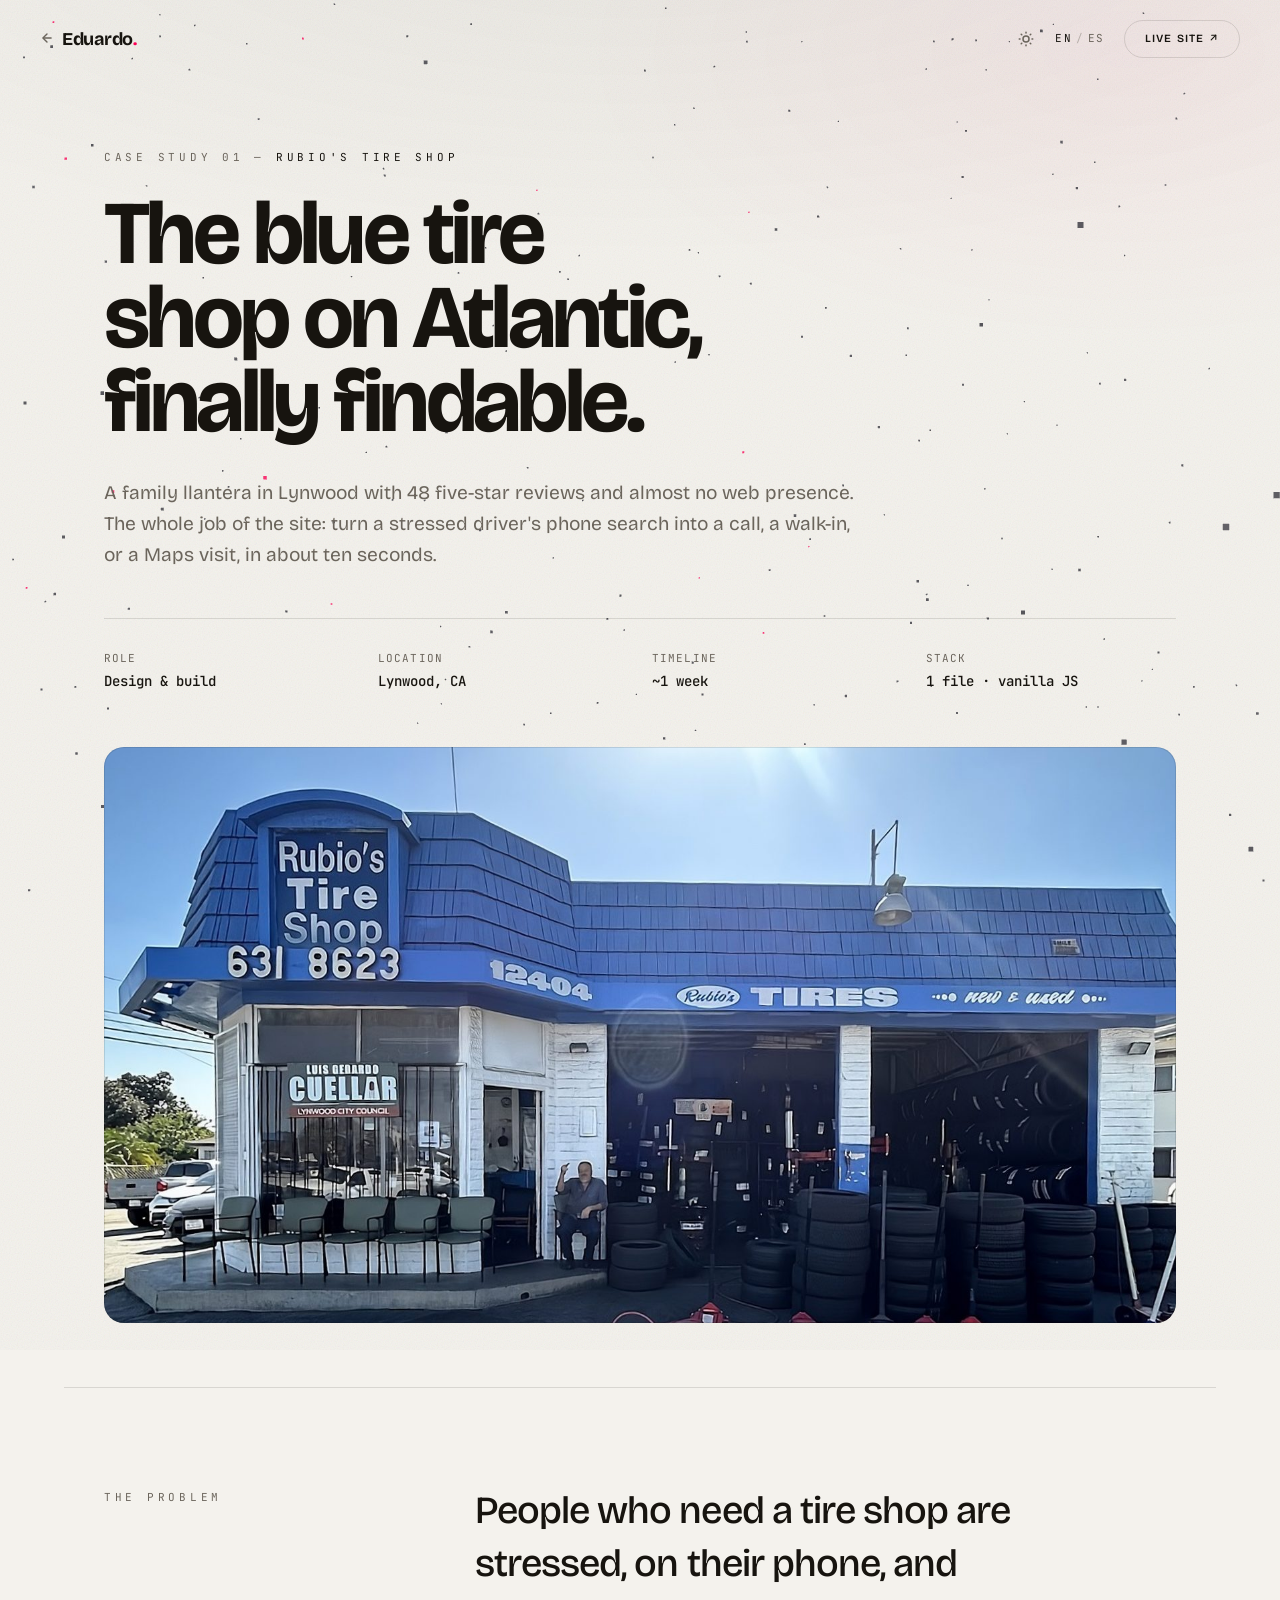
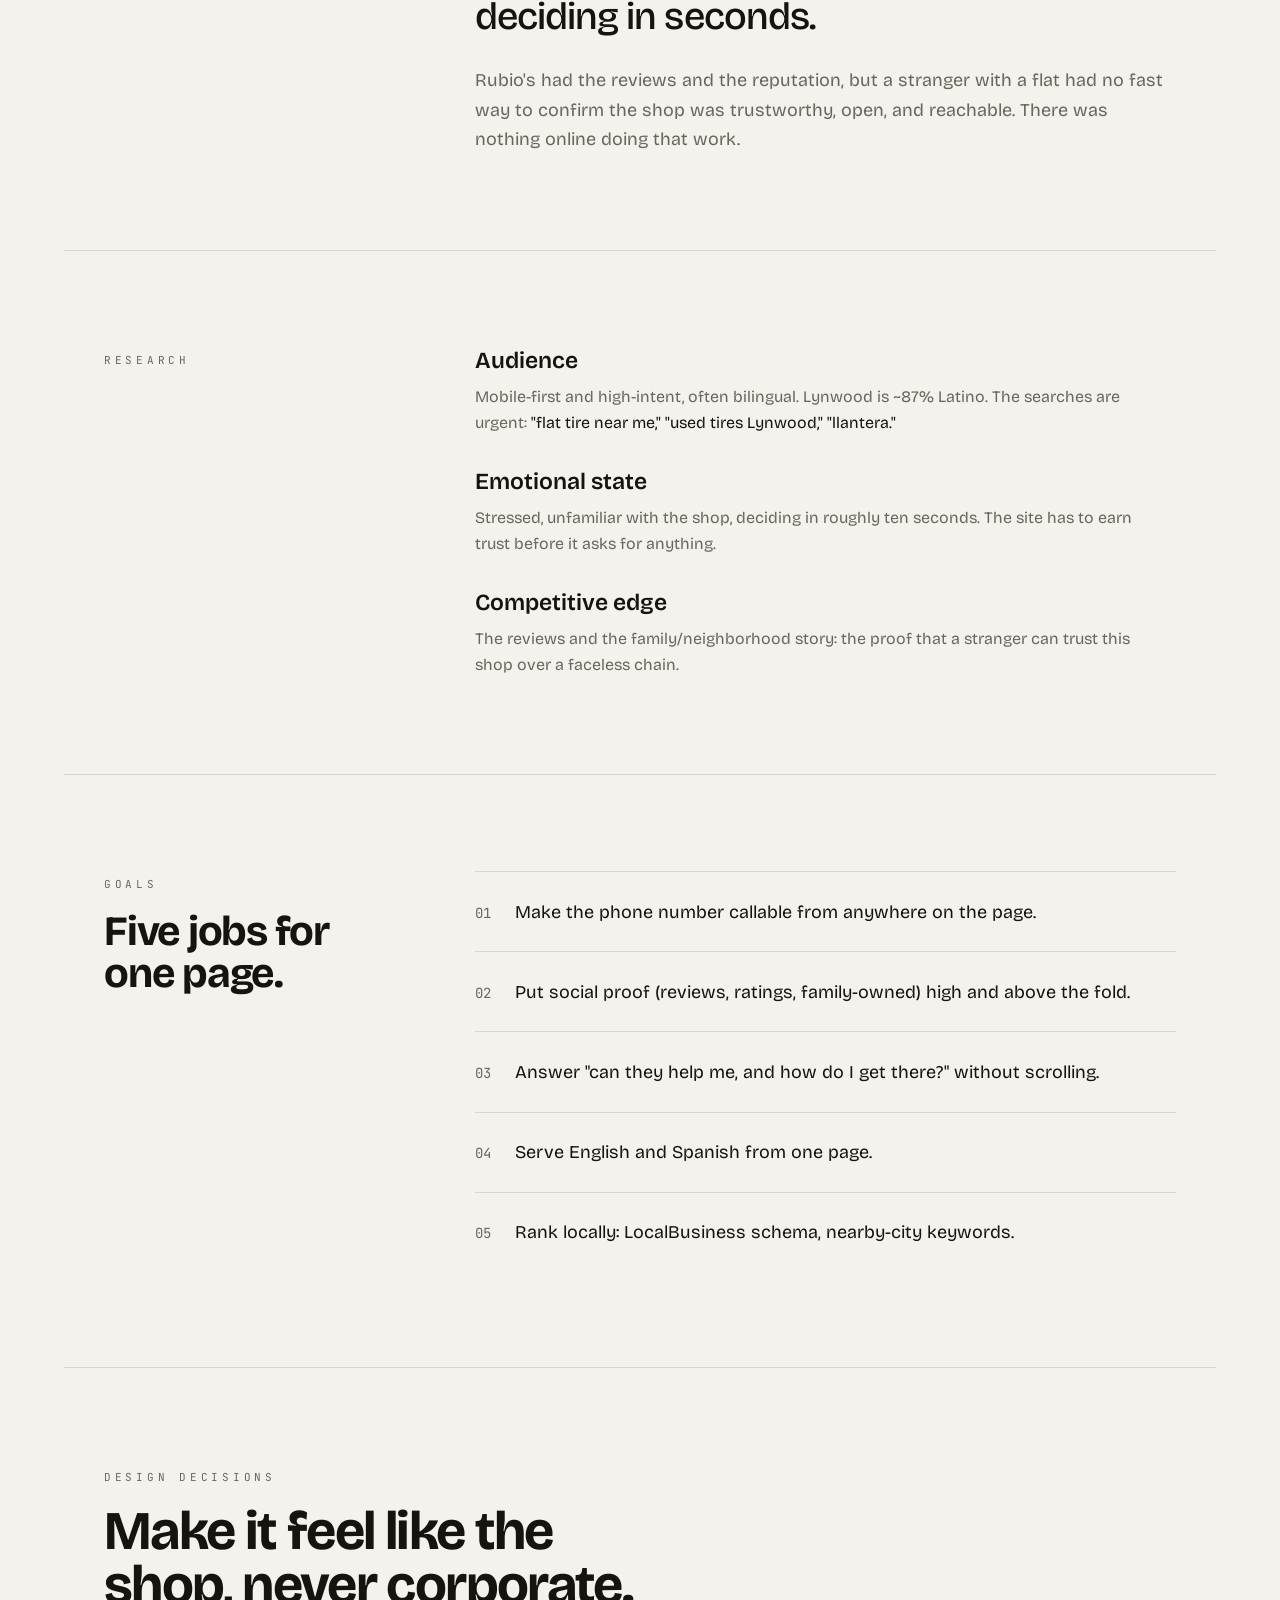
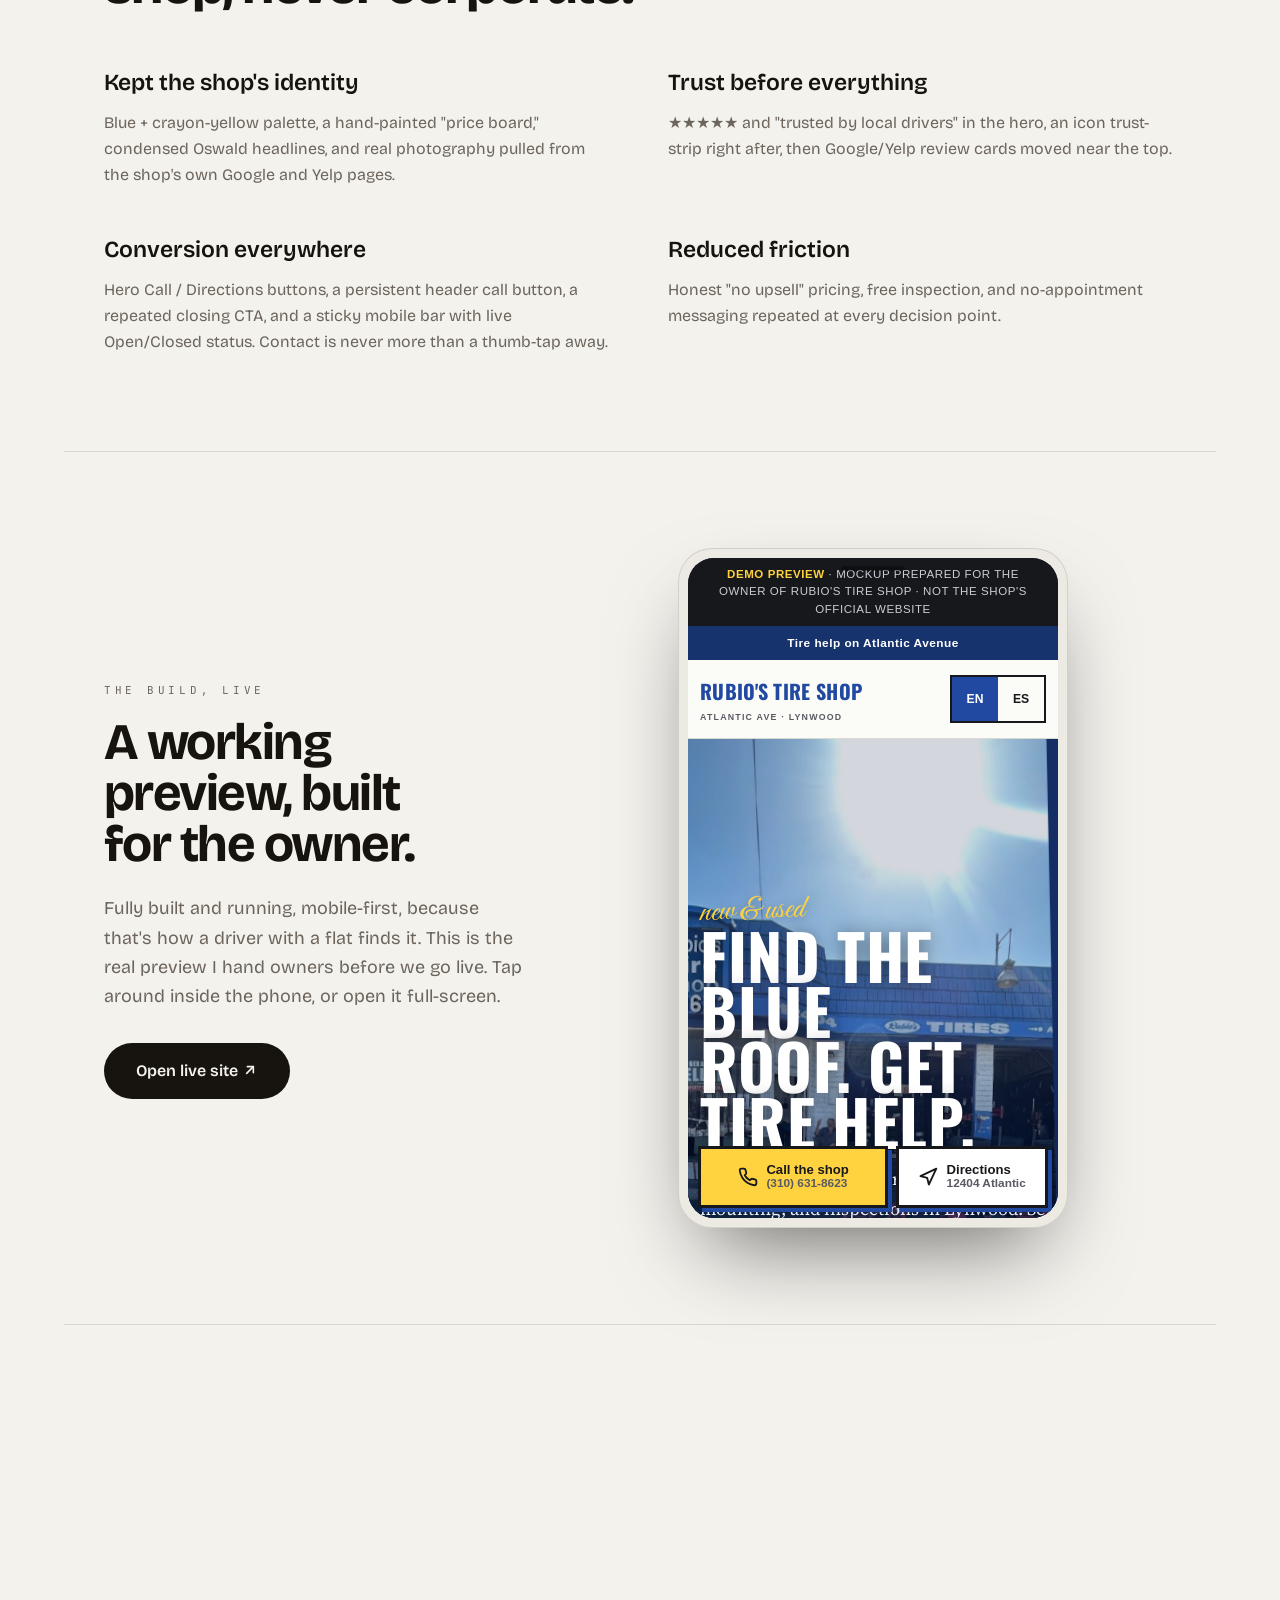
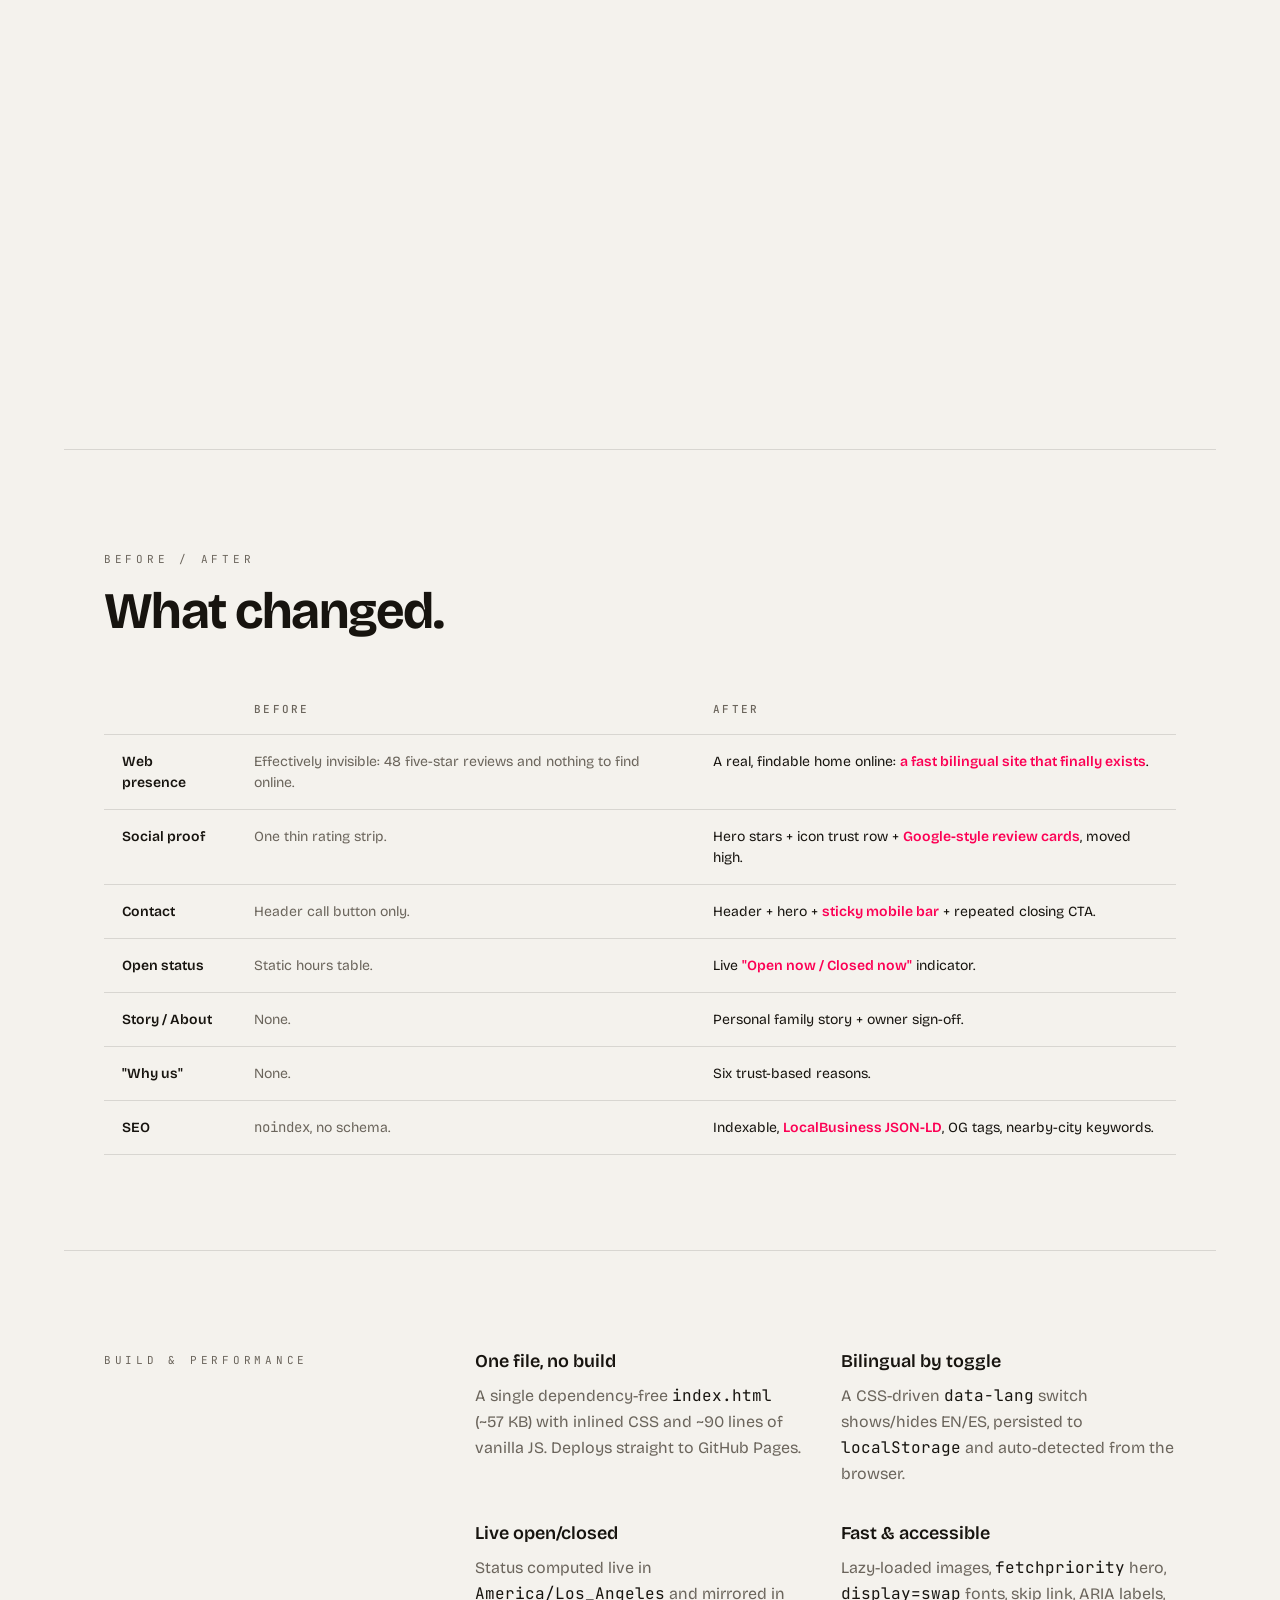
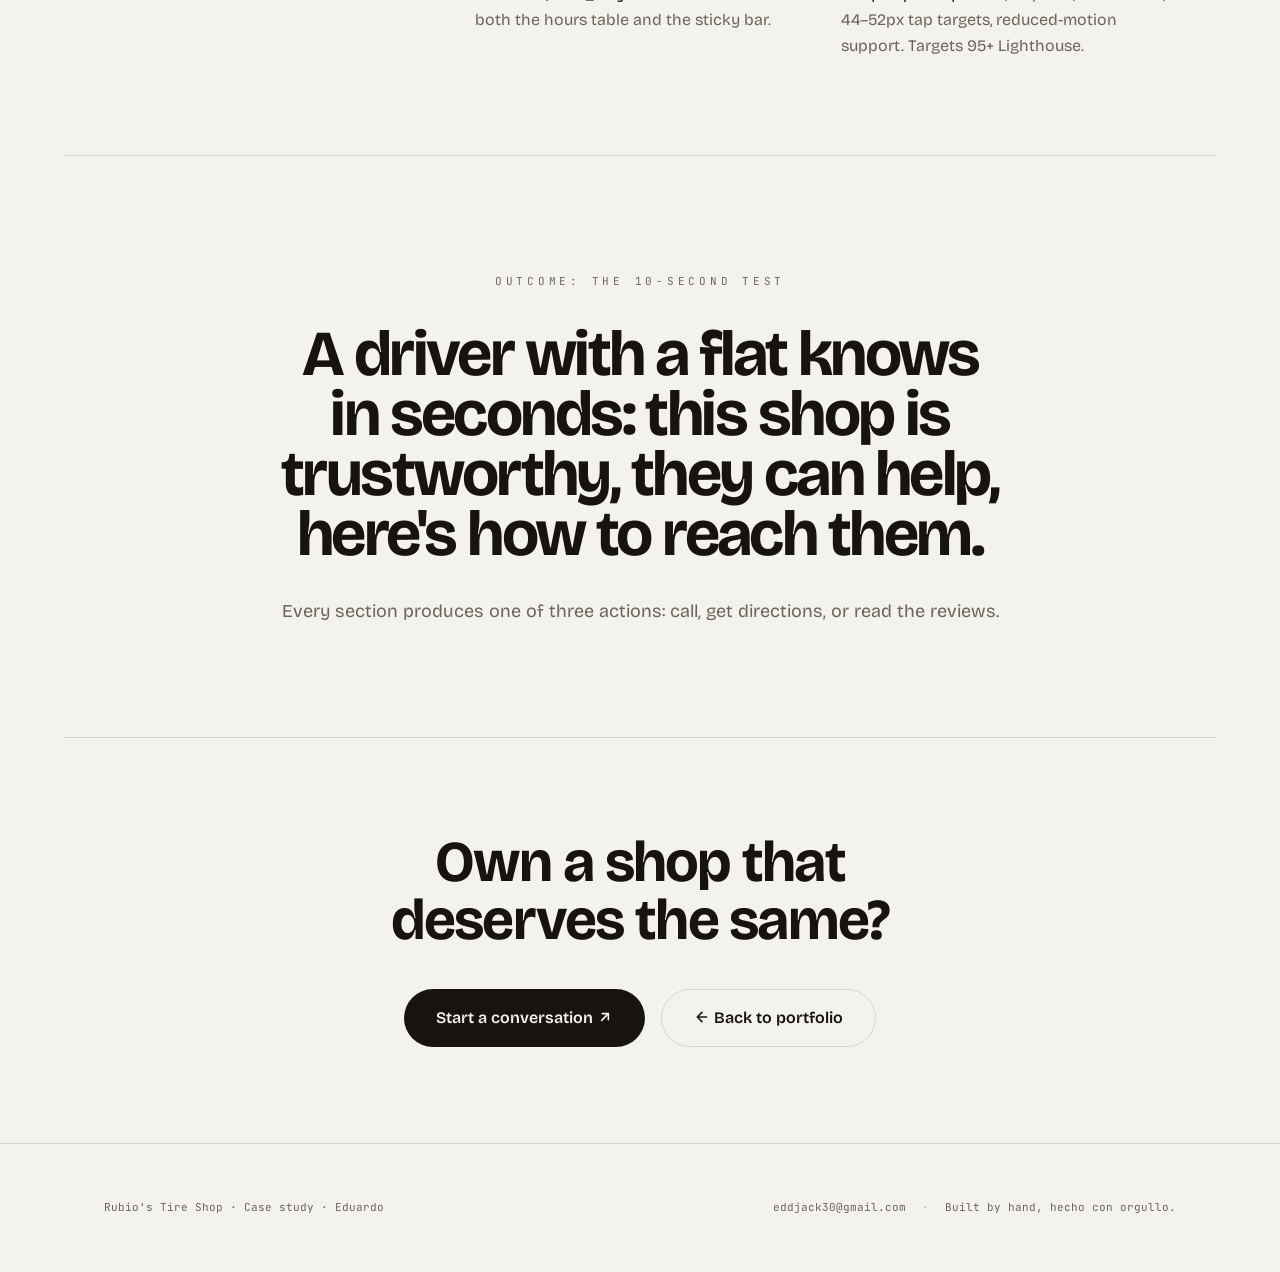
<file: rubios-case-study.html>
<!DOCTYPE html>
<html lang="en">
<head>
    <meta charset="UTF-8">
    <meta name="viewport" content="width=device-width, initial-scale=1.0">
    <title>Rubio's Tire Shop — Case Study · Eduardo</title>
    <meta name="description" content="How a family tire shop in Lynwood with 48 five-star reviews and no web presence got a fast, bilingual, conversion-first website, built by hand.">
    <meta name="robots" content="index, follow, max-image-preview:large">
  <link rel="canonical" href="https://eddjack.github.io/sites/rubios-case-study.html">
  <meta property="og:type" content="website">
  <meta property="og:site_name" content="Eduardo — Websites for local businesses">
  <meta property="og:title" content="Rubio's Tire Shop — Case Study | Eduardo">
  <meta property="og:description" content="How a family llantera in Lynwood with 48 five-star reviews and no web presence got a bilingual one-page site built in about a week.">
  <meta property="og:url" content="https://eddjack.github.io/sites/rubios-case-study.html">
  <meta property="og:image" content="https://eddjack.github.io/sites/assets/img/rubios-storefront.jpg">
  <meta property="og:image:alt" content="Rubio's Tire Shop blue storefront on Atlantic Avenue in Lynwood">
  <meta property="og:locale" content="en_US">
  <meta property="og:locale:alternate" content="es_US">
  <meta name="twitter:card" content="summary_large_image">
  <meta name="twitter:title" content="Rubio's Tire Shop — Case Study | Eduardo">
  <meta name="twitter:description" content="How a family llantera in Lynwood with 48 five-star reviews and no web presence got a bilingual one-page site built in about a week.">
  <meta name="twitter:image" content="https://eddjack.github.io/sites/assets/img/rubios-storefront.jpg">
  <meta name="author" content="Eduardo Jacinto">
  <meta name="theme-color" content="#0b0b0c">
  <link rel="icon" href="data:image/svg+xml,<svg xmlns='http://www.w3.org/2000/svg' viewBox='0 0 64 64'><rect width='64' height='64' rx='16' fill='%23fc0054'/><text x='13' y='47' font-family='Arial Black, Arial, sans-serif' font-weight='900' font-size='46' fill='%23F3EFE9'>E</text><circle cx='50' cy='44' r='5.5' fill='%230B0B0C'/></svg>">

    <link rel="preconnect" href="https://fonts.googleapis.com">
    <link rel="preconnect" href="https://fonts.gstatic.com" crossorigin>
    <link href="https://fonts.googleapis.com/css2?family=Bricolage+Grotesque:opsz,wght@12..96,300;12..96,400;12..96,500;12..96,600;12..96,700;12..96,800&family=JetBrains+Mono:wght@400;500&display=swap" rel="stylesheet">
    <style>
        :root {
            --ease: cubic-bezier(0.16, 1, 0.3, 1);
            --bg:#0B0B0C; --surface:#141416; --surface2:#1B1B1E; --ink:#F3EFE9; --muted:#9A958C;
            --line: rgba(243,239,233,0.08); --wash: rgba(243,239,233,0.055); --wash-accent: rgba(252,0,84,0.05);
            --nav-bg: rgba(11,11,12,0.72); --ring-border: rgba(243,239,233,0.5);
            --media-scrim: rgba(11,11,12,0.55);
            --img-filter: saturate(0.9) brightness(0.9); --grain-op:0.5; --grain-blend:overlay;
        }
        html.light {
            --bg:#F4F2ED; --surface:#FFFFFF; --surface2:#EDEAE3; --ink:#17140F; --muted:#6B655C;
            --line: rgba(23,20,15,0.12); --wash: rgba(23,20,15,0.05); --wash-accent: rgba(252,0,84,0.04);
            --nav-bg: rgba(244,242,237,0.78); --ring-border: rgba(23,20,15,0.45);
            --media-scrim: rgba(244,242,237,0.35);
            --img-filter: saturate(1) brightness(1); --grain-op:0.22; --grain-blend:multiply;
        }
        html { scroll-behavior: smooth; color-scheme: dark; }
        html.light { color-scheme: light; }

        body {
            background: var(--bg); color: var(--ink); overflow-x: hidden;
            font-feature-settings: "ss01","cv01"; -webkit-font-smoothing: antialiased; font-variant-emoji: text;
            transition: background-color 0.5s var(--ease), color 0.5s var(--ease);
        }
        ::selection { background: #fc0054; color: #fff; }

        #canvas-container { position: fixed; inset: 0; width: 100vw; height: 100vh; z-index: 0; pointer-events: none; }
        /* Ambient lighting — a soft wash from above, not a tiled grid. Reads as the room
           the page sits in; the particle field carries the texture. */
        #ambient {
            position: fixed; inset: 0; z-index: 0; pointer-events: none;
            background:
                radial-gradient(ellipse 120% 62% at 50% -12%, var(--wash) 0%, transparent 66%),
                radial-gradient(ellipse 62% 46% at 88% 6%,  var(--wash-accent) 0%, transparent 70%);
        }
        #grain {
            position: fixed; inset: -50%; z-index: 1; pointer-events: none;
            opacity: var(--grain-op); mix-blend-mode: var(--grain-blend);
            background-image: url("data:image/svg+xml,%3Csvg xmlns='http://www.w3.org/2000/svg' width='140' height='140'%3E%3Cfilter id='n'%3E%3CfeTurbulence type='fractalNoise' baseFrequency='0.85' numOctaves='2' stitchTiles='stitch'/%3E%3C/filter%3E%3Crect width='100%25' height='100%25' filter='url(%23n)' opacity='0.5'/%3E%3C/svg%3E");
        }
        /* keep page content above the ambient environment layers */
        #nav, main, footer { position: relative; z-index: 2; }

        /* Cursor */
        .cursor-dot,.cursor-ring{position:fixed;top:0;left:0;z-index:90;pointer-events:none;border-radius:9999px;transform:translate3d(-100px,-100px,0);will-change:transform;opacity:0;transition:opacity .3s ease;}
        .cursor-dot{width:6px;height:6px;margin:-3px 0 0 -3px;background:#fc0054;}
        .cursor-ring{width:58px;height:58px;margin:-29px 0 0 -29px;border:0;transition:opacity .3s ease;}
        .cursor-ring::after{content:"";position:absolute;inset:0;border-radius:inherit;border:1px solid var(--ring-border);transform:scale(.6207);transition:transform .35s var(--ease),border-color .35s var(--ease);}
        .cursor-ready .cursor-dot,.cursor-ready .cursor-ring{opacity:1;}
        body.has-cursor,body.has-cursor *{cursor:none!important;}
        .cursor-ring.is-link::after{transform:scale(1);border-color:rgba(252,0,84,0.6);}
        @media (hover:none),(pointer:coarse){.cursor-dot,.cursor-ring{display:none!important;}}

        /* Nav */
        #nav{position:fixed;top:0;left:0;right:0;z-index:80;border-bottom:1px solid transparent;transition:background-color .4s ease,border-color .4s ease,backdrop-filter .4s ease;}
        #nav.docked{background:var(--nav-bg);backdrop-filter:blur(14px) saturate(140%);-webkit-backdrop-filter:blur(14px) saturate(140%);border-bottom-color:var(--line);}
        .nav-inner{transition:transform .5s var(--ease);transform-origin:center top;} #nav.docked .nav-inner{transform:scale(.955);}
        .lang-btn{font-family:'JetBrains Mono',monospace;color:var(--muted);transition:color .3s ease;display:inline-flex;align-items:center;}
        .lang-btn:hover,.lang-btn:focus-visible{color:var(--ink);}
        .lang-btn .on{color:var(--ink);}
        #theme-toggle .icon-sun{display:none;} html.light #theme-toggle .icon-sun{display:block;} html.light #theme-toggle .icon-moon{display:none;}
        /* Wordmark doubles as a scroll-progress indicator (matches the portfolio) */
        /* impeccable-disable-next-line gradient-text: deliberate: the wordmark fill encodes scroll position, it is functional not decorative */
        .wordmark { background-image: linear-gradient(90deg, #fc0054 var(--progress,0%), var(--ink) var(--progress,0%)); -webkit-background-clip:text; background-clip:text; color:transparent; -webkit-text-fill-color:transparent; }
        #wordmark-dot { color:#fc0054; transition: color .4s var(--ease); }
        #wordmark-dot.complete { color: var(--ink); }

        /* Reveals (JS-gated) */
        .js .depth{opacity:0;transform:translateY(42px) scale(.99);transition:opacity 1s var(--ease),transform 1.1s var(--ease);will-change:transform,opacity;}
        .js .depth.in{opacity:1;transform:none;}
        .js .rise>*{opacity:0;transform:translateY(24px);transition:opacity .8s var(--ease),transform .9s var(--ease);}
        .js .rise.in>*{opacity:1;transform:none;}
        .js .rise.in>*:nth-child(2){transition-delay:.07s;} .js .rise.in>*:nth-child(3){transition-delay:.14s;}
        .js .rise.in>*:nth-child(4){transition-delay:.21s;} .js .rise.in>*:nth-child(5){transition-delay:.28s;}

        /* Typography */
        .display{font-weight:700;letter-spacing:-0.04em;line-height:0.94;text-wrap:balance;}
        .h-section{font-weight:700;letter-spacing:-0.03em;line-height:1;text-wrap:balance;}
        /* Type scale — 11 / 14 / 18 / 23px, each step ~1.27x. Tailwind's t-micro (12px)
           and t-h3 (20px) sat too close to their neighbours, so those two map here. */
        .t-micro{font-size:11px;line-height:1.45;}
        .t-h3{font-size:23px;line-height:1.25;}
        .kicker{font-family:'JetBrains Mono',monospace;font-size:11px;letter-spacing:0.34em;text-transform:uppercase;color:var(--muted);}
        .lead{max-width:64ch;}

        /* Media */
        .frame{position:relative;overflow:hidden;border-radius:20px;box-shadow:inset 0 0 0 1px var(--line);}
        .frame img{width:100%;height:100%;object-fit:cover;object-position:center 34%;display:block;filter:var(--img-filter);transition:filter .8s var(--ease),transform 1.1s var(--ease);}
        .frame::after{content:"";position:absolute;inset:0;border-radius:20px;box-shadow:inset 0 0 0 1px var(--line);pointer-events:none;}

        /* Buttons */
        .btn{display:inline-flex;align-items:center;justify-content:center;gap:.6rem;border-radius:9999px;font-weight:600;transition:transform .25s var(--ease),background-color .35s var(--ease),color .35s var(--ease),border-color .35s var(--ease),box-shadow .4s var(--ease);will-change:transform;}
        .btn-primary{background:var(--ink);color:var(--bg);padding:1rem 2rem;}
        .btn-primary:hover,.btn-primary:focus-visible{background:#fc0054;color:#fff;box-shadow:0 12px 40px -8px rgba(252,0,84,0.25);}
        .btn-ghost{border:1px solid var(--line);color:var(--ink);padding:1rem 2rem;}
        .btn-ghost:hover,.btn-ghost:focus-visible{border-color:rgba(252,0,84,0.6);color:#fc0054;}
        a:focus-visible,button:focus-visible{outline:2px solid #fc0054;outline-offset:4px;border-radius:4px;}
        .hairline{border-color:var(--line);}

        /* Numbered list */
        .goal{display:grid;grid-template-columns:auto 1fr;gap:1.5rem;align-items:baseline;padding:1.6rem 0;border-top:1px solid var(--line);}
        .goal .n{font-family:'JetBrains Mono',monospace;color:var(--muted);font-size:0.875rem;}

        /* Before/after table */
        .ba{width:100%;border-collapse:collapse;font-size:0.875rem;}
        .ba th,.ba td{text-align:left;padding:1rem 1.1rem;border-bottom:1px solid var(--line);vertical-align:top;}
        .ba thead th{font-family:'JetBrains Mono',monospace;font-size:11px;letter-spacing:.2em;text-transform:uppercase;color:var(--muted);font-weight:500;}
        .ba td:first-child{font-weight:600;}
        .ba .before{color:var(--muted);}
        .ba .after{color:var(--ink);}
        .ba .after b{color:#fc0054;font-weight:600;}

        /* Browser/phone live-preview frame */
        .device{max-width:390px;margin:0 auto;border-radius:34px;padding:10px;background:var(--surface2);box-shadow:0 40px 90px -30px rgba(0,0,0,0.6),inset 0 0 0 1px var(--line);}
        .device-screen{border-radius:26px;overflow:hidden;background:var(--surface);position:relative;}
        .device-screen iframe{width:100%;height:660px;border:0;display:block;background:#0f1d40;}
        .device-notch{position:absolute;top:8px;left:50%;transform:translateX(-50%);width:64px;height:5px;border-radius:9999px;background:rgba(0,0,0,0.35);z-index:2;}

        .gallery-img{border-radius:16px;overflow:hidden;box-shadow:inset 0 0 0 1px var(--line);}
        .gallery-img img{width:100%;height:100%;object-fit:cover;display:block;filter:var(--img-filter);transition:transform 1s var(--ease);}
        .gallery-img:hover img{transform:scale(1.05);}

        .skip{position:fixed;top:-60px;left:1rem;z-index:100;background:var(--ink);color:var(--bg);padding:.6rem 1rem;border-radius:8px;transition:top .3s ease;font-weight:600;}
        .skip:focus{top:1rem;}

        /* Language visibility */
        .lang-es{display:none;}
        html[lang="es"] .lang-en{display:none;}
        html[lang="es"] .lang-es{display:revert;}

        @media (prefers-reduced-motion: reduce){
            html{scroll-behavior:auto;}
            *,*::before,*::after{animation-duration:.001ms!important;transition-duration:.001ms!important;}
            .js .depth,.js .rise>*{opacity:1!important;transform:none!important;}
            #grain,#canvas-container{display:none;} .cursor-dot,.cursor-ring{display:none!important;}
        }
        .ico{width:1em;height:1em;display:inline-block;vertical-align:-0.12em;flex:none}
  </style>
  <link rel="stylesheet" href="assets/tailwind.css">
  </head>
<body class="font-sans">
    <script>
        (function(){var d=document.documentElement;d.classList.add('js');
        try{
            var t=localStorage.getItem('theme');
            if(t==='light'||(!t&&window.matchMedia('(prefers-color-scheme: light)').matches))d.classList.add('light');
            if(localStorage.getItem('lang')==='es')d.setAttribute('lang','es');
        }catch(e){}})();
    </script>

    <a href="#problem" class="skip"><span class="lang-en">Skip to content</span><span class="lang-es">Saltar al contenido</span></a>
    <div id="ambient" aria-hidden="true"></div>
    <div id="canvas-container" aria-hidden="true"></div>
    <div id="grain" aria-hidden="true"></div>
    <div class="cursor-ring" aria-hidden="true"></div>
    <div class="cursor-dot" aria-hidden="true"></div>

    <!-- Nav -->
    <header id="nav">
        <div class="nav-inner max-w-7xl mx-auto px-6 sm:px-10 py-5 flex items-center justify-between">
            <a href="index.html" class="flex items-center gap-2 text-sm font-medium text-muted hover:text-ink transition-colors" data-cursor="link" aria-label="Back to Eduardo's portfolio">
                <span><svg class="ico" viewBox="0 0 24 24" fill="none" stroke="currentColor" stroke-width="2.4" stroke-linecap="round" stroke-linejoin="round" aria-hidden="true" focusable="false"><path d="M19 12H6"/><path d="M12 19l-7-7 7-7"/></svg></span><span class="text-lg font-bold tracking-tight text-ink"><span id="wordmark" class="wordmark">Eduardo</span><span id="wordmark-dot">.</span></span>
            </a>
            <div class="flex items-center gap-3.5 sm:gap-5">
                <button id="theme-toggle" onclick="toggleTheme()" class="lang-btn" aria-label="Toggle light or dark theme">
                    <svg class="icon-moon w-[18px] h-[18px]" fill="none" stroke="currentColor" stroke-width="2" viewBox="0 0 24 24" aria-hidden="true"><path stroke-linecap="round" stroke-linejoin="round" d="M20.354 15.354A9 9 0 018.646 3.646 9.003 9.003 0 0012 21a9.003 9.003 0 008.354-5.646z"/></svg>
                    <svg class="icon-sun w-[18px] h-[18px]" fill="none" stroke="currentColor" stroke-width="2" viewBox="0 0 24 24" aria-hidden="true"><path stroke-linecap="round" stroke-linejoin="round" d="M12 3v1m0 16v1m9-9h-1M4 12H3m15.364 6.364l-.707-.707M6.343 6.343l-.707-.707m12.728 0l-.707.707M6.343 17.657l-.707.707M16 12a4 4 0 11-8 0 4 4 0 018 0z"/></svg>
                </button>
                <button onclick="toggleLang()" class="lang-btn t-micro tracking-widest" aria-label="Switch language / Cambiar idioma">
                    <span id="l-en" class="on">EN</span><span class="mx-1 opacity-40">/</span><span id="l-es">ES</span>
                </button>
                <a href="rubios-tire-shop/" target="_blank" rel="noopener" class="btn btn-ghost t-micro uppercase tracking-widest !px-4 sm:!px-5 !py-2.5 whitespace-nowrap" data-cursor="link">
                    <span class="lang-en">Live site <svg class="ico" viewBox="0 0 24 24" fill="none" stroke="currentColor" stroke-width="2.4" stroke-linecap="round" stroke-linejoin="round" aria-hidden="true" focusable="false"><path d="M7 17 17 7"/><path d="M8 7h9v9"/></svg></span><span class="lang-es">Sitio <svg class="ico" viewBox="0 0 24 24" fill="none" stroke="currentColor" stroke-width="2.4" stroke-linecap="round" stroke-linejoin="round" aria-hidden="true" focusable="false"><path d="M7 17 17 7"/><path d="M8 7h9v9"/></svg></span>
                </a>
            </div>
        </div>
    </header>

    <main>
        <!-- Hero -->
        <section class="max-w-6xl mx-auto px-6 sm:px-10 pt-36 pb-16">
            <div class="depth">
                <span class="kicker"><span class="lang-en">Case Study 01</span><span class="lang-es">Caso 01</span> — <span style="color:var(--ink)">Rubio's Tire Shop</span></span>
                <h1 class="display text-[clamp(2.6rem,7.5vw,5.6rem)] mt-6 max-w-[15ch]">
                    <span class="lang-en">The blue tire shop on Atlantic, finally findable.</span>
                    <span class="lang-es">La llantera azul de Atlantic, por fin visible.</span>
                </h1>
                <p class="lead mt-8 text-[clamp(1.05rem,1.5vw,1.3rem)] text-muted leading-relaxed">
                    <span class="lang-en">A family llantera in Lynwood with 48 five-star reviews and almost no web presence. The whole job of the site: turn a stressed driver's phone search into a call, a walk-in, or a Maps visit, in about ten seconds.</span>
                    <span class="lang-es">Una llantera familiar en Lynwood con 48 reseñas de cinco estrellas y casi sin presencia en línea. El único trabajo del sitio: convertir la búsqueda de un conductor estresado en una llamada, una visita o una ruta en Maps, en unos diez segundos.</span>
                </p>
                <dl class="mt-12 grid grid-cols-2 sm:grid-cols-4 gap-6 border-t hairline pt-8 font-mono text-sm">
                    <div><dt class="text-muted t-micro uppercase tracking-widest"><span class="lang-en">Role</span><span class="lang-es">Rol</span></dt><dd class="mt-1 font-medium"><span class="lang-en">Design &amp; build</span><span class="lang-es">Diseño y desarrollo</span></dd></div>
                    <div><dt class="text-muted t-micro uppercase tracking-widest"><span class="lang-en">Location</span><span class="lang-es">Ubicación</span></dt><dd class="mt-1 font-medium">Lynwood, CA</dd></div>
                    <div><dt class="text-muted t-micro uppercase tracking-widest"><span class="lang-en">Timeline</span><span class="lang-es">Tiempo</span></dt><dd class="mt-1 font-medium"><span class="lang-en">~1 week</span><span class="lang-es">~1 semana</span></dd></div>
                    <div><dt class="text-muted t-micro uppercase tracking-widest">Stack</dt><dd class="mt-1 font-medium"><span class="lang-en">1 file · vanilla JS</span><span class="lang-es">1 archivo · JS puro</span></dd></div>
                </dl>
            </div>

            <div class="depth frame mt-14 h-[46vh] sm:h-[64vh]" data-cursor="link">
                <img src="assets/img/rubios-storefront.jpg" alt="The blue shingled storefront of Rubio's Tire Shop on Atlantic Ave, tires stacked by the open bays under a clear Lynwood sky">
            </div>
        </section>

        <!-- Problem -->
        <section id="problem" class="max-w-6xl mx-auto px-6 sm:px-10 py-24 border-t hairline grid lg:grid-cols-12 gap-10">
            <div class="lg:col-span-4 depth"><span class="kicker"><span class="lang-en">The problem</span><span class="lang-es">El problema</span></span></div>
            <div class="lg:col-span-8 depth">
                <p class="text-[clamp(1.5rem,3vw,2.4rem)] font-medium leading-snug tracking-tight max-w-[24ch]">
                    <span class="lang-en">People who need a tire shop are stressed, on their phone, and deciding in seconds.</span>
                    <span class="lang-es">Quien necesita una llantera está estresado, en su teléfono y decidiendo en segundos.</span>
                </p>
                <p class="lead mt-6 text-muted text-lg leading-relaxed">
                    <span class="lang-en">Rubio's had the reviews and the reputation, but a stranger with a flat had no fast way to confirm the shop was trustworthy, open, and reachable. There was nothing online doing that work.</span>
                    <span class="lang-es">Rubio's tenía las reseñas y la reputación, pero un desconocido con una llanta ponchada no tenía forma rápida de confirmar que el taller era confiable, estaba abierto y era localizable. No había nada en línea haciendo ese trabajo.</span>
                </p>
            </div>
        </section>

        <!-- Research -->
        <section class="max-w-6xl mx-auto px-6 sm:px-10 py-24 border-t hairline grid lg:grid-cols-12 gap-10">
            <div class="lg:col-span-4 depth"><span class="kicker"><span class="lang-en">Research</span><span class="lang-es">Investigación</span></span></div>
            <div class="lg:col-span-8 rise grid sm:grid-cols-1 gap-8">
                <div>
                    <h3 class="t-h3 font-semibold"><span class="lang-en">Audience</span><span class="lang-es">Público</span></h3>
                    <p class="text-muted mt-2 leading-relaxed max-w-2xl">
                        <span class="lang-en">Mobile-first and high-intent, often bilingual. Lynwood is ~87% Latino. The searches are urgent: <span class="text-ink">"flat tire near me," "used tires Lynwood," "llantera."</span></span>
                        <span class="lang-es">Prioridad móvil y alta intención, a menudo bilingüe. Lynwood es ~87% latino. Las búsquedas son urgentes: <span class="text-ink">«llanta ponchada cerca de mí», «llantas usadas Lynwood», «llantera».</span></span>
                    </p>
                </div>
                <div>
                    <h3 class="t-h3 font-semibold"><span class="lang-en">Emotional state</span><span class="lang-es">Estado emocional</span></h3>
                    <p class="text-muted mt-2 leading-relaxed max-w-2xl">
                        <span class="lang-en">Stressed, unfamiliar with the shop, deciding in roughly ten seconds. The site has to earn trust before it asks for anything.</span>
                        <span class="lang-es">Estresado, sin conocer el taller, decidiendo en unos diez segundos. El sitio debe ganarse la confianza antes de pedir nada.</span>
                    </p>
                </div>
                <div>
                    <h3 class="t-h3 font-semibold"><span class="lang-en">Competitive edge</span><span class="lang-es">Ventaja</span></h3>
                    <p class="text-muted mt-2 leading-relaxed max-w-2xl">
                        <span class="lang-en">The reviews and the family/neighborhood story: the proof that a stranger can trust this shop over a faceless chain.</span>
                        <span class="lang-es">Las reseñas y la historia familiar y de barrio: la prueba de que un desconocido puede confiar en este taller antes que en una cadena sin rostro.</span>
                    </p>
                </div>
            </div>
        </section>

        <!-- Goals -->
        <section class="max-w-6xl mx-auto px-6 sm:px-10 py-24 border-t hairline grid lg:grid-cols-12 gap-10">
            <div class="lg:col-span-4 depth"><span class="kicker"><span class="lang-en">Goals</span><span class="lang-es">Objetivos</span></span><h2 class="h-section text-[clamp(1.8rem,3.5vw,2.6rem)] mt-4 max-w-[12ch]"><span class="lang-en">Five jobs for one page.</span><span class="lang-es">Cinco tareas para una página.</span></h2></div>
            <div class="lg:col-span-8 depth">
                <div class="goal"><span class="n">01</span><p class="text-lg"><span class="lang-en">Make the phone number callable from anywhere on the page.</span><span class="lang-es">Que el número se pueda llamar desde cualquier parte de la página.</span></p></div>
                <div class="goal"><span class="n">02</span><p class="text-lg"><span class="lang-en">Put social proof (reviews, ratings, family-owned) high and above the fold.</span><span class="lang-es">Poner la prueba social (reseñas, calificaciones, negocio familiar) arriba y a la vista.</span></p></div>
                <div class="goal"><span class="n">03</span><p class="text-lg"><span class="lang-en">Answer "can they help me, and how do I get there?" without scrolling.</span><span class="lang-es">Responder «¿pueden ayudarme y cómo llego?» sin desplazarse.</span></p></div>
                <div class="goal"><span class="n">04</span><p class="text-lg"><span class="lang-en">Serve English and Spanish from one page.</span><span class="lang-es">Servir inglés y español desde una sola página.</span></p></div>
                <div class="goal"><span class="n">05</span><p class="text-lg"><span class="lang-en">Rank locally: LocalBusiness schema, nearby-city keywords.</span><span class="lang-es">Posicionar localmente: schema LocalBusiness, palabras clave de ciudades cercanas.</span></p></div>
            </div>
        </section>

        <!-- Design decisions -->
        <section class="max-w-6xl mx-auto px-6 sm:px-10 py-24 border-t hairline">
            <div class="depth mb-14"><span class="kicker"><span class="lang-en">Design decisions</span><span class="lang-es">Decisiones de diseño</span></span><h2 class="h-section text-[clamp(2rem,4.5vw,3.4rem)] mt-4 max-w-[18ch]"><span class="lang-en">Make it feel like the shop, never corporate.</span><span class="lang-es">Que se sienta como el taller, nunca corporativo.</span></h2></div>
            <div class="rise grid md:grid-cols-2 gap-x-14 gap-y-12">
                <div>
                    <h3 class="t-h3 font-semibold"><span class="lang-en">Kept the shop's identity</span><span class="lang-es">Mantener la identidad del taller</span></h3>
                    <p class="text-muted mt-3 leading-relaxed"><span class="lang-en">Blue + crayon-yellow palette, a hand-painted "price board," condensed Oswald headlines, and real photography pulled from the shop's own Google and Yelp pages.</span><span class="lang-es">Paleta azul y amarillo crayón, un "tablero de precios" pintado a mano, titulares Oswald condensados y fotos reales de las páginas de Google y Yelp del taller.</span></p>
                </div>
                <div>
                    <h3 class="t-h3 font-semibold"><span class="lang-en">Trust before everything</span><span class="lang-es">Confianza ante todo</span></h3>
                    <p class="text-muted mt-3 leading-relaxed"><span class="lang-en">★︎★︎★︎★︎★︎ and "trusted by local drivers" in the hero, an icon trust-strip right after, then Google/Yelp review cards moved near the top.</span><span class="lang-es">★︎★︎★︎★︎★︎ y "la confianza de los conductores locales" en el hero, una tira de íconos de confianza enseguida, y tarjetas de reseñas de Google/Yelp subidas casi hasta arriba.</span></p>
                </div>
                <div>
                    <h3 class="t-h3 font-semibold"><span class="lang-en">Conversion everywhere</span><span class="lang-es">Conversión en todas partes</span></h3>
                    <p class="text-muted mt-3 leading-relaxed"><span class="lang-en">Hero Call / Directions buttons, a persistent header call button, a repeated closing CTA, and a sticky mobile bar with live Open/Closed status. Contact is never more than a thumb-tap away.</span><span class="lang-es">Botones de Llamar / Cómo llegar en el hero, un botón de llamada fijo en el encabezado, un CTA de cierre repetido y una barra móvil fija con estado Abierto/Cerrado en vivo. El contacto nunca está a más de un toque.</span></p>
                </div>
                <div>
                    <h3 class="t-h3 font-semibold"><span class="lang-en">Reduced friction</span><span class="lang-es">Menos fricción</span></h3>
                    <p class="text-muted mt-3 leading-relaxed"><span class="lang-en">Honest "no upsell" pricing, free inspection, and no-appointment messaging repeated at every decision point.</span><span class="lang-es">Precios honestos sin "ventas adicionales", inspección gratis y el mensaje de "sin cita" repetido en cada punto de decisión.</span></p>
                </div>
            </div>
        </section>

        <!-- Live preview -->
        <section class="max-w-6xl mx-auto px-6 sm:px-10 py-24 border-t hairline">
            <div class="depth grid lg:grid-cols-12 gap-12 items-center">
                <div class="lg:col-span-5">
                    <span class="kicker"><span class="lang-en">The build, live</span><span class="lang-es">El sitio, en vivo</span></span>
                    <h2 class="h-section text-[clamp(2rem,4.5vw,3.2rem)] mt-4 max-w-[16ch]"><span class="lang-en">A working preview, built for the owner.</span><span class="lang-es">Una versión funcional, hecha para el dueño.</span></h2>
                    <p class="lead mt-6 text-muted text-lg leading-relaxed"><span class="lang-en">Fully built and running, mobile-first, because that's how a driver with a flat finds it. This is the real preview I hand owners before we go live. Tap around inside the phone, or open it full-screen.</span><span class="lang-es">Completamente construido y funcionando, prioridad móvil, porque así lo encuentra un conductor con una llanta ponchada. Es la versión real que le muestro al dueño antes de publicar. Explóralo dentro del teléfono o ábrelo en pantalla completa.</span></p>
                    <div class="mt-8 flex flex-wrap gap-4">
                        <a href="rubios-tire-shop/" target="_blank" rel="noopener" class="btn btn-primary" data-cursor="link"><span class="lang-en">Open live site <svg class="ico" viewBox="0 0 24 24" fill="none" stroke="currentColor" stroke-width="2.4" stroke-linecap="round" stroke-linejoin="round" aria-hidden="true" focusable="false"><path d="M7 17 17 7"/><path d="M8 7h9v9"/></svg></span><span class="lang-es">Abrir sitio en vivo <svg class="ico" viewBox="0 0 24 24" fill="none" stroke="currentColor" stroke-width="2.4" stroke-linecap="round" stroke-linejoin="round" aria-hidden="true" focusable="false"><path d="M7 17 17 7"/><path d="M8 7h9v9"/></svg></span></a>
                    </div>
                </div>
                <div class="lg:col-span-7">
                    <div class="device">
                        <div class="device-screen">
                            <span class="device-notch"></span>
                            <iframe src="rubios-tire-shop/" title="Live preview of the Rubio's Tire Shop website" loading="lazy"></iframe>
                        </div>
                    </div>
                </div>
            </div>
        </section>

        <!-- Real photography -->
        <section class="max-w-6xl mx-auto px-6 sm:px-10 py-24 border-t hairline">
            <div class="depth mb-12"><span class="kicker"><span class="lang-en">Real photography</span><span class="lang-es">Fotografía real</span></span><h2 class="h-section text-[clamp(2rem,4.5vw,3.2rem)] mt-4 max-w-[16ch]"><span class="lang-en">The shop's own photos, not stock.</span><span class="lang-es">Las fotos del taller, no de banco de imágenes.</span></h2></div>
            <div class="rise grid grid-cols-2 lg:grid-cols-4 gap-4">
                <div class="gallery-img aspect-[3/4]"><img src="rubios-tire-shop/img/storefront-dusk.jpg" alt="The hand-lettered Rubio's Tire Shop sign glowing at dusk with the phone number painted beside it" loading="lazy"></div>
                <div class="gallery-img aspect-[3/4]"><img src="rubios-tire-shop/img/shop-bay.jpg" alt="The open bay under the blue shingle awning, new and used tires stacked to the ceiling" loading="lazy"></div>
                <div class="gallery-img aspect-[3/4]"><img src="rubios-tire-shop/img/work-wheels.jpg" alt="A white Chrysler 300 up on red floor jacks getting chrome wheels mounted" loading="lazy"></div>
                <div class="gallery-img aspect-[3/4]"><img src="rubios-tire-shop/img/fresh-tire.jpg" alt="A freshly mounted tire on a black Honda, floor jack still under the frame" loading="lazy"></div>
            </div>
        </section>

        <!-- Before / After -->
        <section class="max-w-6xl mx-auto px-6 sm:px-10 py-24 border-t hairline">
            <div class="depth mb-12"><span class="kicker"><span class="lang-en">Before / After</span><span class="lang-es">Antes / Después</span></span><h2 class="h-section text-[clamp(2rem,4.5vw,3.2rem)] mt-4"><span class="lang-en">What changed.</span><span class="lang-es">Lo que cambió.</span></h2></div>
            <div class="depth overflow-x-auto">
                <table class="ba">
                    <thead><tr><th></th><th><span class="lang-en">Before</span><span class="lang-es">Antes</span></th><th><span class="lang-en">After</span><span class="lang-es">Después</span></th></tr></thead>
                    <tbody>
                        <tr>
                            <td><span class="lang-en">Web presence</span><span class="lang-es">Presencia en línea</span></td>
                            <td class="before"><span class="lang-en">Effectively invisible: 48 five-star reviews and nothing to find online.</span><span class="lang-es">Prácticamente invisible: 48 reseñas de cinco estrellas y nada que encontrar en línea.</span></td>
                            <td class="after"><span class="lang-en">A real, findable home online: <b>a fast bilingual site that finally exists</b>.</span><span class="lang-es">Un hogar real y localizable en línea: <b>un sitio bilingüe rápido que por fin existe</b>.</span></td>
                        </tr>
                        <tr>
                            <td><span class="lang-en">Social proof</span><span class="lang-es">Prueba social</span></td>
                            <td class="before"><span class="lang-en">One thin rating strip.</span><span class="lang-es">Una tira de calificación mínima.</span></td>
                            <td class="after"><span class="lang-en">Hero stars + icon trust row + <b>Google-style review cards</b>, moved high.</span><span class="lang-es">Estrellas en el hero + fila de íconos + <b>tarjetas de reseñas estilo Google</b>, subidas arriba.</span></td>
                        </tr>
                        <tr>
                            <td><span class="lang-en">Contact</span><span class="lang-es">Contacto</span></td>
                            <td class="before"><span class="lang-en">Header call button only.</span><span class="lang-es">Solo un botón de llamada en el encabezado.</span></td>
                            <td class="after"><span class="lang-en">Header + hero + <b>sticky mobile bar</b> + repeated closing CTA.</span><span class="lang-es">Encabezado + hero + <b>barra móvil fija</b> + CTA de cierre repetido.</span></td>
                        </tr>
                        <tr>
                            <td><span class="lang-en">Open status</span><span class="lang-es">Estado abierto</span></td>
                            <td class="before"><span class="lang-en">Static hours table.</span><span class="lang-es">Tabla de horarios estática.</span></td>
                            <td class="after"><span class="lang-en">Live <b>"Open now / Closed now"</b> indicator.</span><span class="lang-es">Indicador en vivo <b>«Abierto ahora / Cerrado»</b>.</span></td>
                        </tr>
                        <tr>
                            <td><span class="lang-en">Story / About</span><span class="lang-es">Historia</span></td>
                            <td class="before"><span class="lang-en">None.</span><span class="lang-es">Ninguna.</span></td>
                            <td class="after"><span class="lang-en">Personal family story + owner sign-off.</span><span class="lang-es">Historia familiar personal + firma del dueño.</span></td>
                        </tr>
                        <tr>
                            <td><span class="lang-en">"Why us"</span><span class="lang-es">Por qué nosotros</span></td>
                            <td class="before"><span class="lang-en">None.</span><span class="lang-es">Ninguno.</span></td>
                            <td class="after"><span class="lang-en">Six trust-based reasons.</span><span class="lang-es">Seis razones basadas en confianza.</span></td>
                        </tr>
                        <tr>
                            <td>SEO</td>
                            <td class="before"><span class="lang-en"><code>noindex</code>, no schema.</span><span class="lang-es"><code>noindex</code>, sin schema.</span></td>
                            <td class="after"><span class="lang-en">Indexable, <b>LocalBusiness JSON-LD</b>, OG tags, nearby-city keywords.</span><span class="lang-es">Indexable, <b>JSON-LD LocalBusiness</b>, etiquetas OG, palabras clave de ciudades cercanas.</span></td>
                        </tr>
                    </tbody>
                </table>
            </div>
        </section>

        <!-- Development & performance -->
        <section class="max-w-6xl mx-auto px-6 sm:px-10 py-24 border-t hairline grid lg:grid-cols-12 gap-10">
            <div class="lg:col-span-4 depth"><span class="kicker"><span class="lang-en">Build &amp; performance</span><span class="lang-es">Construcción y rendimiento</span></span></div>
            <div class="lg:col-span-8 rise grid sm:grid-cols-2 gap-8">
                <div><h3 class="text-lg font-semibold"><span class="lang-en">One file, no build</span><span class="lang-es">Un archivo, sin build</span></h3><p class="text-muted mt-2 leading-relaxed"><span class="lang-en">A single dependency-free <code class="text-ink">index.html</code> (~57&nbsp;KB) with inlined CSS and ~90 lines of vanilla JS. Deploys straight to GitHub Pages.</span><span class="lang-es">Un solo <code class="text-ink">index.html</code> sin dependencias (~57&nbsp;KB) con CSS en línea y ~90 líneas de JS puro. Se publica directo en GitHub Pages.</span></p></div>
                <div><h3 class="text-lg font-semibold"><span class="lang-en">Bilingual by toggle</span><span class="lang-es">Bilingüe con un toque</span></h3><p class="text-muted mt-2 leading-relaxed"><span class="lang-en">A CSS-driven <code class="text-ink">data-lang</code> switch shows/hides EN/ES, persisted to <code class="text-ink">localStorage</code> and auto-detected from the browser.</span><span class="lang-es">Un interruptor <code class="text-ink">data-lang</code> en CSS muestra/oculta EN/ES, guardado en <code class="text-ink">localStorage</code> y detectado del navegador.</span></p></div>
                <div><h3 class="text-lg font-semibold"><span class="lang-en">Live open/closed</span><span class="lang-es">Abierto/cerrado en vivo</span></h3><p class="text-muted mt-2 leading-relaxed"><span class="lang-en">Status computed live in <code class="text-ink">America/Los_Angeles</code> and mirrored in both the hours table and the sticky bar.</span><span class="lang-es">El estado se calcula en vivo en <code class="text-ink">America/Los_Angeles</code> y se refleja en la tabla de horarios y en la barra fija.</span></p></div>
                <div><h3 class="text-lg font-semibold"><span class="lang-en">Fast &amp; accessible</span><span class="lang-es">Rápido y accesible</span></h3><p class="text-muted mt-2 leading-relaxed"><span class="lang-en">Lazy-loaded images, <code class="text-ink">fetchpriority</code> hero, <code class="text-ink">display=swap</code> fonts, skip link, ARIA labels, 44–52px tap targets, reduced-motion support. Targets 95+ Lighthouse.</span><span class="lang-es">Imágenes con carga diferida, hero con <code class="text-ink">fetchpriority</code>, fuentes <code class="text-ink">display=swap</code>, enlace para saltar, etiquetas ARIA, áreas táctiles de 44–52px, soporte de movimiento reducido. Apunta a 95+ en Lighthouse.</span></p></div>
            </div>
        </section>

        <!-- Outcome -->
        <section class="max-w-6xl mx-auto px-6 sm:px-10 py-28 border-t hairline text-center">
            <div class="depth max-w-4xl mx-auto">
                <span class="kicker"><span class="lang-en">Outcome: the 10-second test</span><span class="lang-es">Resultado: la prueba de 10 segundos</span></span>
                <p class="display text-[clamp(2rem,5.5vw,4rem)] mt-8"><span class="lang-en">A driver with a flat knows in seconds: this shop is trustworthy, they can help, here's how to reach them.</span><span class="lang-es">Un conductor con una llanta ponchada sabe en segundos: este taller es confiable, pueden ayudar, así los contacto.</span></p>
                <p class="text-muted mt-8 text-lg"><span class="lang-en">Every section produces one of three actions: call, get directions, or read the reviews.</span><span class="lang-es">Cada sección genera una de tres acciones: llamar, cómo llegar o leer las reseñas.</span></p>
            </div>
        </section>

        <!-- CTA -->
        <section class="max-w-6xl mx-auto px-6 sm:px-10 py-24 border-t hairline text-center">
            <div class="depth">
                <h2 class="h-section text-[clamp(2rem,5vw,3.6rem)] max-w-[18ch] mx-auto"><span class="lang-en">Own a shop that deserves the same?</span><span class="lang-es">¿Tienes un negocio que merece lo mismo?</span></h2>
                <div class="mt-10 flex flex-wrap justify-center gap-4">
                    <a href="mailto:eddjack30@gmail.com" class="btn btn-primary" data-cursor="link"><span class="lang-en">Start a conversation <svg class="ico" viewBox="0 0 24 24" fill="none" stroke="currentColor" stroke-width="2.4" stroke-linecap="round" stroke-linejoin="round" aria-hidden="true" focusable="false"><path d="M7 17 17 7"/><path d="M8 7h9v9"/></svg></span><span class="lang-es">Inicia una conversación <svg class="ico" viewBox="0 0 24 24" fill="none" stroke="currentColor" stroke-width="2.4" stroke-linecap="round" stroke-linejoin="round" aria-hidden="true" focusable="false"><path d="M7 17 17 7"/><path d="M8 7h9v9"/></svg></span></a>
                    <a href="index.html" class="btn btn-ghost" data-cursor="link"><span class="lang-en"><svg class="ico" viewBox="0 0 24 24" fill="none" stroke="currentColor" stroke-width="2.4" stroke-linecap="round" stroke-linejoin="round" aria-hidden="true" focusable="false"><path d="M19 12H6"/><path d="M12 19l-7-7 7-7"/></svg> Back to portfolio</span><span class="lang-es"><svg class="ico" viewBox="0 0 24 24" fill="none" stroke="currentColor" stroke-width="2.4" stroke-linecap="round" stroke-linejoin="round" aria-hidden="true" focusable="false"><path d="M19 12H6"/><path d="M12 19l-7-7 7-7"/></svg> Volver al portafolio</span></a>
                </div>
            </div>
        </section>
    </main>

    <footer class="relative z-10 border-t hairline py-14">
        <div class="max-w-6xl mx-auto px-6 sm:px-10 flex flex-col sm:flex-row justify-between items-center gap-4 font-mono t-micro text-muted">
            <p><span class="lang-en">Rubio's Tire Shop · Case study · Eduardo</span><span class="lang-es">Rubio's Tire Shop · Caso · Eduardo</span></p>
            <p class="flex items-center gap-4">
                <a href="mailto:eddjack30@gmail.com" class="hover:text-ink transition-colors" data-cursor="link">eddjack30@gmail.com</a>
                <span class="opacity-40">·</span>
                <span>Built by hand, hecho con orgullo.</span>
            </p>
        </div>
    </footer>

    <!-- Three.js particle environment -->
    <script src="assets/three.min.js"></script>
    <script>
    (function(){
        "use strict";
        const reduceMotion = window.matchMedia('(prefers-reduced-motion: reduce)').matches;
        const coarse = window.matchMedia('(hover: none), (pointer: coarse)').matches;
        const lerp = (a,b,t)=>a+(b-a)*t;
        let mx = window.innerWidth/2, my = window.innerHeight/2;
        let repaintParticles = null;
        let scrollY = window.scrollY, stretch = 0;

        /* Theme + language toggles */
        window.toggleTheme = function(){
            const light = document.documentElement.classList.toggle('light');
            try{ localStorage.setItem('theme', light ? 'light' : 'dark'); }catch(e){}
            if (repaintParticles) repaintParticles(light);
        };
        window.toggleLang = function(){
            const d = document.documentElement;
            const next = d.getAttribute('lang') === 'es' ? 'en' : 'es';
            d.setAttribute('lang', next);
            document.getElementById('l-en').classList.toggle('on', next === 'en');
            document.getElementById('l-es').classList.toggle('on', next === 'es');
            try{ localStorage.setItem('lang', next); }catch(e){}
        };
        // reflect persisted language in the toggle on load
        (function(){ const es = document.documentElement.getAttribute('lang') === 'es';
            document.getElementById('l-en').classList.toggle('on', !es);
            document.getElementById('l-es').classList.toggle('on', es); })();

        /* Track mouse always (used by particles + cursor) */
        window.addEventListener('mousemove', e => { mx = e.clientX; my = e.clientY; }, { passive:true });
        window.addEventListener('scroll', () => { const y = window.scrollY; stretch = Math.min(0.5, Math.abs(y - scrollY) * 0.0016); scrollY = y; }, { passive:true });

        /* Nav dock + wordmark scroll-progress */
        const nav = document.getElementById('nav');
        const wordmark = document.getElementById('wordmark');
        const wordmarkDot = document.getElementById('wordmark-dot');
        function onScroll(){
            const y = window.scrollY;
            nav.classList.toggle('docked', y > 40);
            const max = document.documentElement.scrollHeight - innerHeight;
            const p = max > 0 ? Math.max(0, Math.min(1, y / max)) : 0;
            if (wordmark) wordmark.style.setProperty('--progress', (p*100).toFixed(1)+'%');
            if (wordmarkDot) wordmarkDot.classList.toggle('complete', p > 0.995);
        }
        window.addEventListener('scroll', onScroll, { passive:true });
        onScroll();

        /* Reveals */
        const obs = new IntersectionObserver((es)=>es.forEach(e=>{ if(e.isIntersecting){ e.target.classList.add('in'); obs.unobserve(e.target);}}),{threshold:0.12, rootMargin:'0px 0px -6% 0px'});
        document.querySelectorAll('.depth, .rise').forEach(el=>obs.observe(el));

        /* Custom cursor */
        if(!coarse && !reduceMotion){
            document.body.classList.add('has-cursor');
            const dot=document.querySelector('.cursor-dot'), ring=document.querySelector('.cursor-ring');
            let rx=mx,ry=my,dx=mx,dy=my;
            const show=()=>document.body.classList.add('cursor-ready');
            window.addEventListener('mousemove', show, { passive:true });   // fires even if pointer starts inside the viewport
            window.addEventListener('mouseout', e=>{ if(!e.relatedTarget) document.body.classList.remove('cursor-ready'); });
            document.querySelectorAll('a,button,[data-cursor="link"]').forEach(el=>{
                el.addEventListener('mouseenter',()=>ring.classList.add('is-link'));
                el.addEventListener('mouseleave',()=>ring.classList.remove('is-link'));
            });
            (function loop(){ dx=lerp(dx,mx,0.85);dy=lerp(dy,my,0.85);rx=lerp(rx,mx,0.18);ry=lerp(ry,my,0.18);
                dot.style.transform=`translate3d(${dx}px,${dy}px,0)`; ring.style.transform=`translate3d(${rx}px,${ry}px,0)`;
                requestAnimationFrame(loop); })();
        }

        /* Magnetic buttons (matches the portfolio) */
        if(!coarse && !reduceMotion){
            document.querySelectorAll('.btn').forEach(btn=>{
                btn.addEventListener('mousemove', e=>{ const r=btn.getBoundingClientRect(); const x=e.clientX-r.left-r.width/2, y=e.clientY-r.top-r.height/2; btn.style.transform=`translate(${(x*0.28).toFixed(1)}px, ${(y*0.4).toFixed(1)}px)`; });
                btn.addEventListener('mouseleave', ()=>{ btn.style.transform=''; });
            });
        }

        /* Three.js particle environment (matches the portfolio) */
        (function initParticles(){
            if (reduceMotion || !window.THREE) return;
            const container = document.getElementById('canvas-container');
            const scene = new THREE.Scene();
            const camera = new THREE.PerspectiveCamera(75, innerWidth/innerHeight, 0.1, 1000);
            camera.position.z = 5;
            const renderer = new THREE.WebGLRenderer({ alpha:true, antialias:true });
            renderer.setSize(innerWidth, innerHeight);
            renderer.setPixelRatio(Math.min(devicePixelRatio, 2));
            container.appendChild(renderer.domElement);

            const COUNT = 950;
            const geo = new THREE.BufferGeometry();
            const pos = new Float32Array(COUNT*3), home = new Float32Array(COUNT*3), col = new Float32Array(COUNT*3);
            const accentFlag = new Uint8Array(COUNT), shade = new Float32Array(COUNT);
            for (let n=0;n<COUNT;n++){
                accentFlag[n] = Math.random() > 0.9 ? 1 : 0;
                shade[n] = Math.random()*0.08;
                const i=n*3;
                const x=(Math.random()-0.5)*18, y=(Math.random()-0.55)*18, z=(Math.random()-0.5)*18;
                pos[i]=home[i]=x; pos[i+1]=home[i+1]=y; pos[i+2]=home[i+2]=z;
            }
            function paint(light){
                for(let n=0;n<COUNT;n++){ const i=n*3;
                    if(accentFlag[n]){ col[i]=0.988; col[i+1]=0.0; col[i+2]=0.329; }
                    else { const g=(light?0.16:0.34)+shade[n]; col[i]=g; col[i+1]=g; col[i+2]=g+0.03; } }
                if(geo.attributes.color) geo.attributes.color.needsUpdate = true;
            }
            paint(document.documentElement.classList.contains('light'));
            repaintParticles = paint;
            geo.setAttribute('position', new THREE.BufferAttribute(pos,3));
            geo.setAttribute('color', new THREE.BufferAttribute(col,3));
            const mat = new THREE.PointsMaterial({ size:0.04, vertexColors:true, transparent:true, opacity:0.78, depthWrite:false });
            const points = new THREE.Points(geo, mat);
            scene.add(points);

            let pmx=0, pmy=0;
            window.addEventListener('mousemove', e=>{ pmx=(e.clientX/innerWidth-0.5)*0.6; pmy=(e.clientY/innerHeight-0.5)*0.6; }, { passive:true });
            const posAttr = geo.attributes.position;
            (function render(){
                const st = scrollY * 0.0012;
                points.rotation.y += 0.0011 + st*0.002;
                points.rotation.x += 0.0006;
                points.rotation.y += (pmx - points.rotation.y)*0.04;
                points.rotation.x += (-pmy - points.rotation.x)*0.04;
                points.position.y = st;
                const warp = 1 + st*0.9 + stretch;
                const repelX = (mx/innerWidth-0.5)*18, repelY = -(my/innerHeight-0.5)*18;
                for(let i=0;i<COUNT*3;i+=3){
                    let hx=home[i]*warp, hy=home[i+1]*warp, hz=home[i+2];
                    const ddx=hx-repelX, ddy=hy-repelY, d2=ddx*ddx+ddy*ddy;
                    if(d2<6){ const f=(6-d2)/6*0.5; hx+=ddx*f; hy+=ddy*f; }
                    posAttr.array[i]=hx; posAttr.array[i+1]=hy; posAttr.array[i+2]=hz;
                }
                posAttr.needsUpdate = true;
                stretch = lerp(stretch, 0, 0.06);
                renderer.render(scene, camera);
                requestAnimationFrame(render);
            })();
            window.addEventListener('resize', ()=>{ camera.aspect=innerWidth/innerHeight; camera.updateProjectionMatrix(); renderer.setSize(innerWidth, innerHeight); });
        })();
    })();
    </script>
</body>
</html>
</file>
